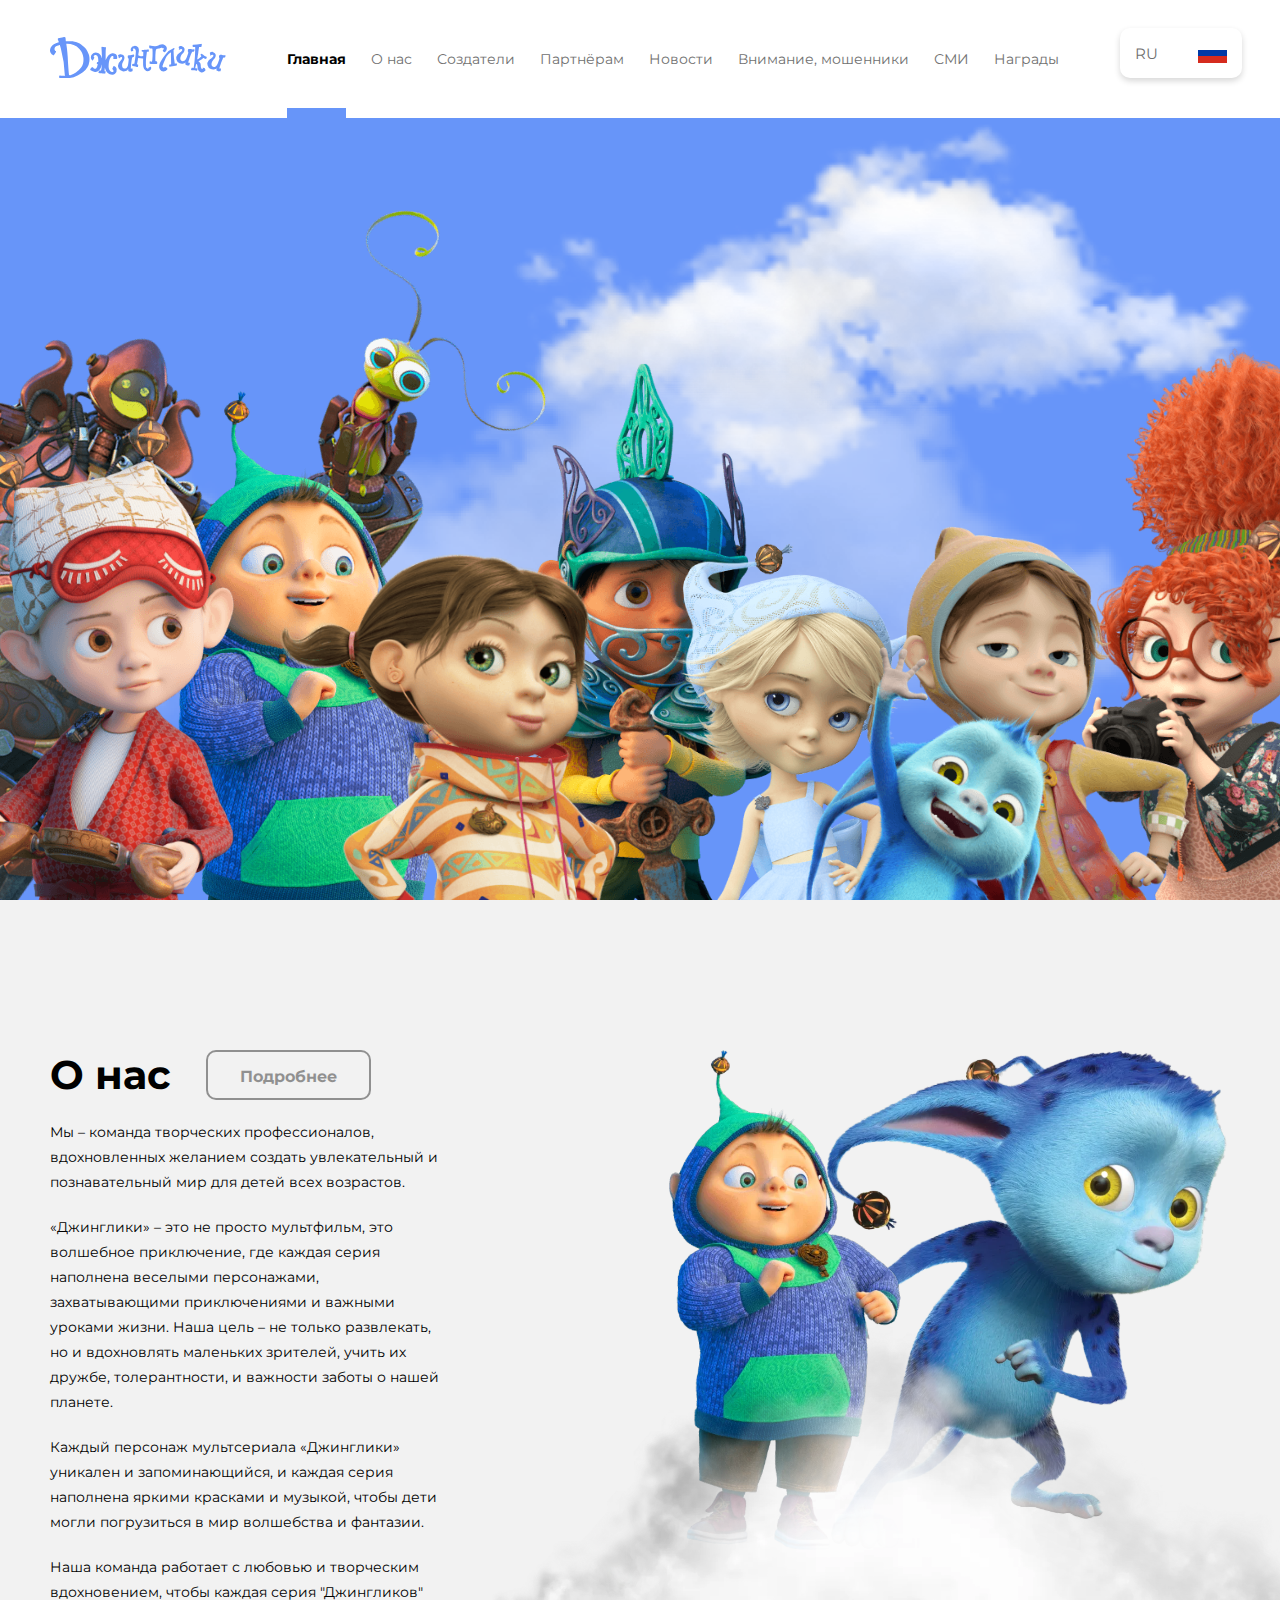
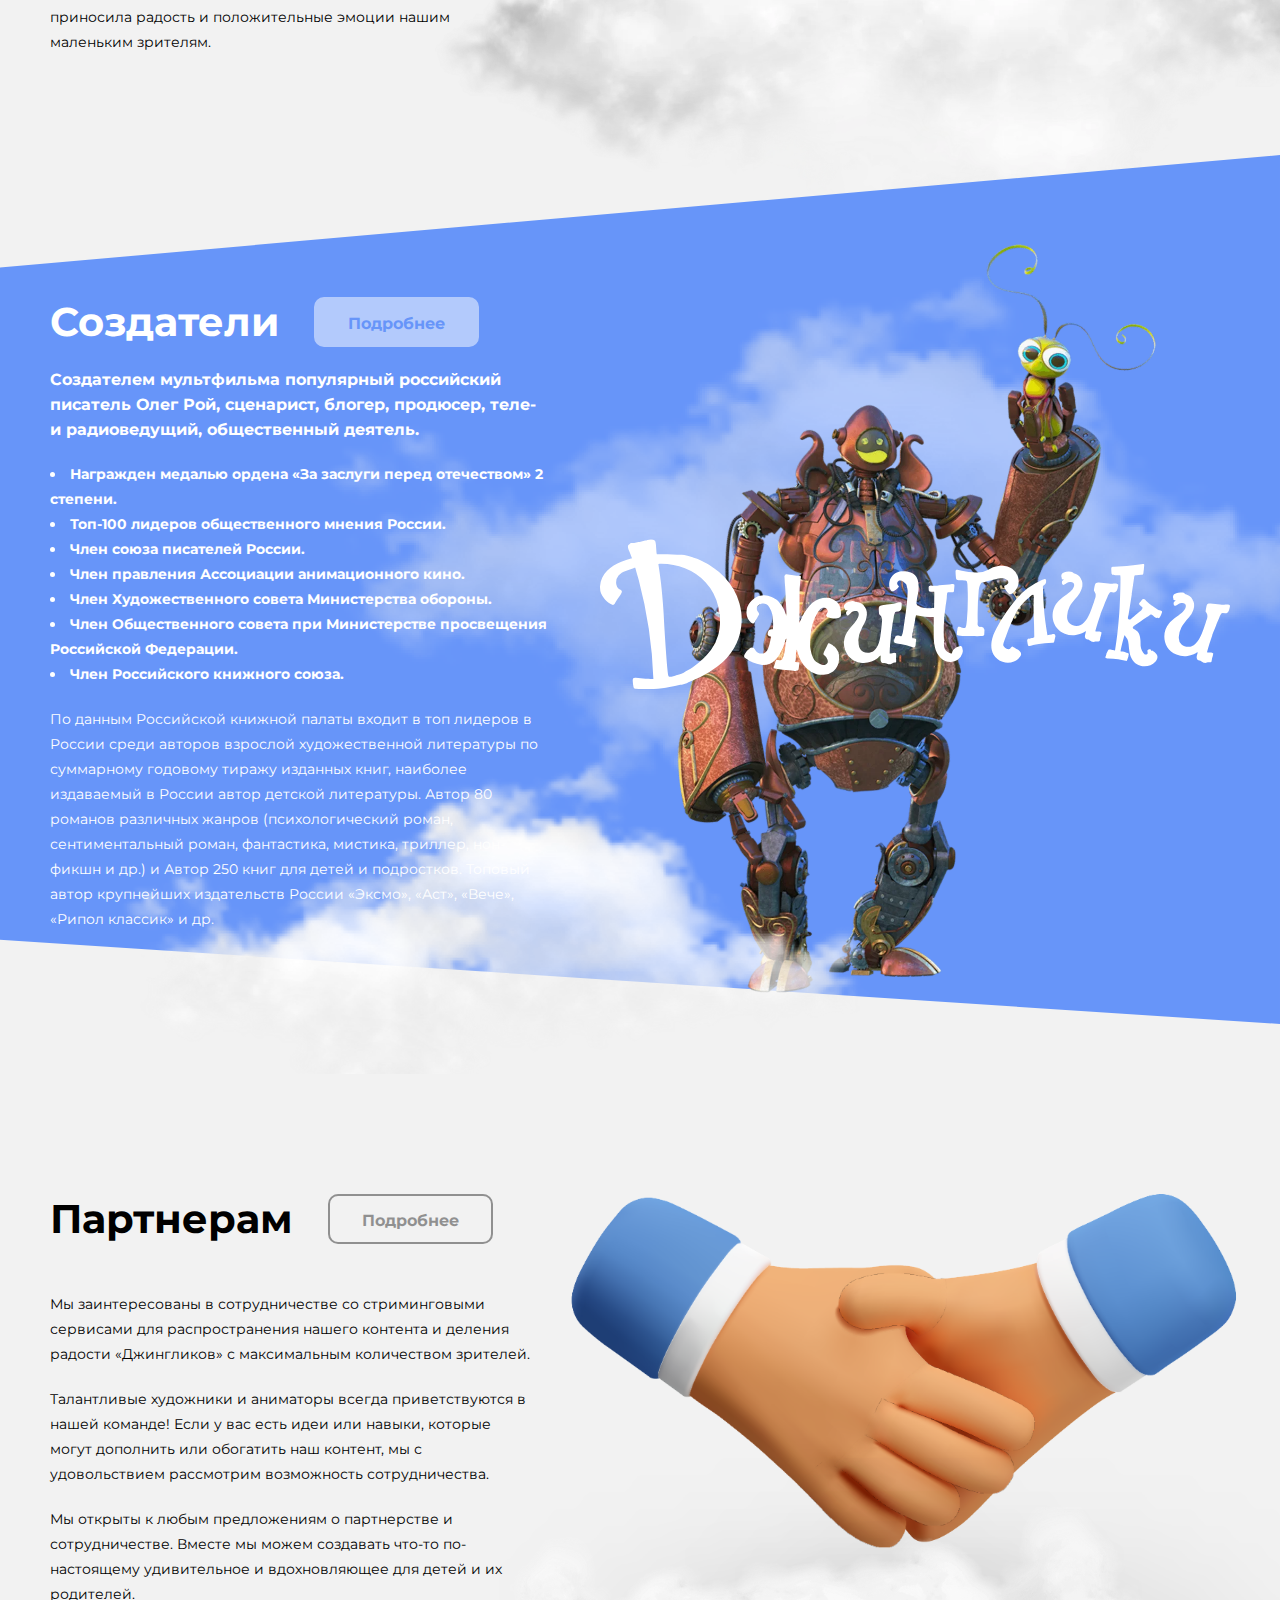
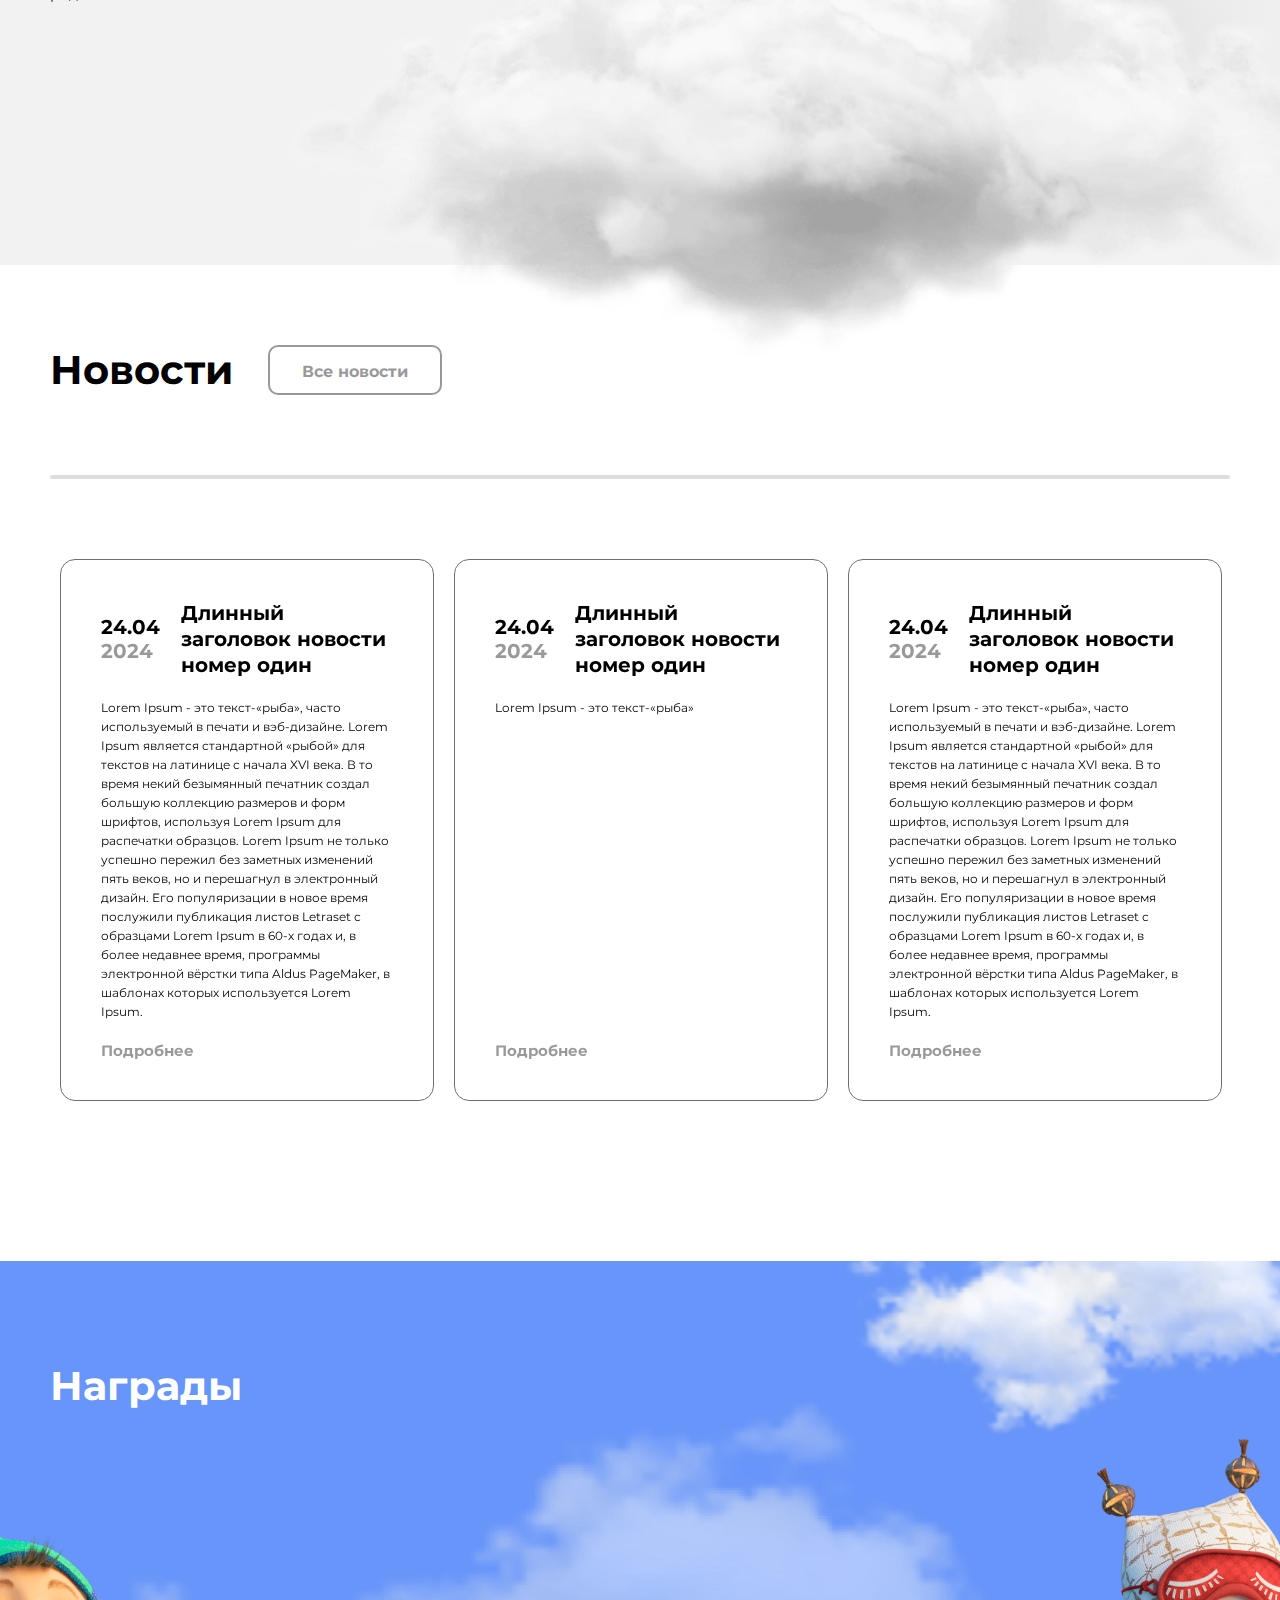
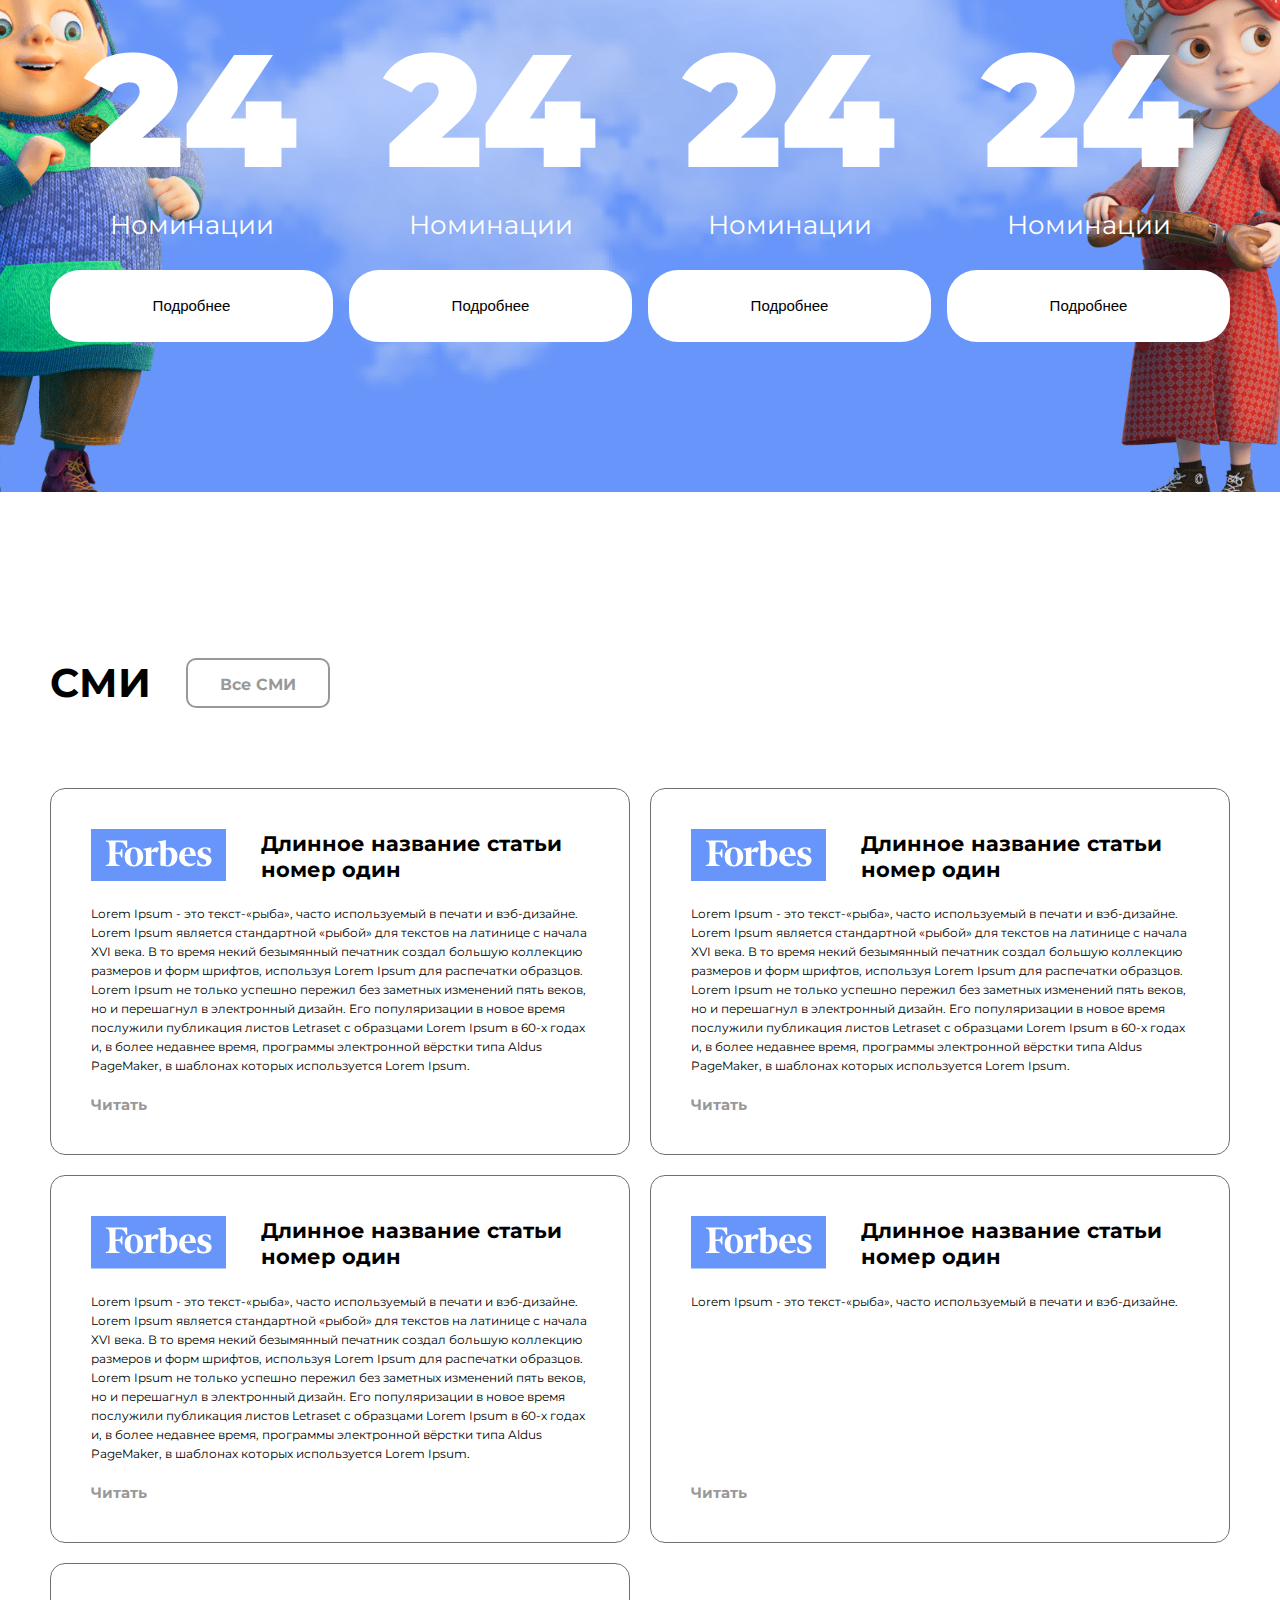
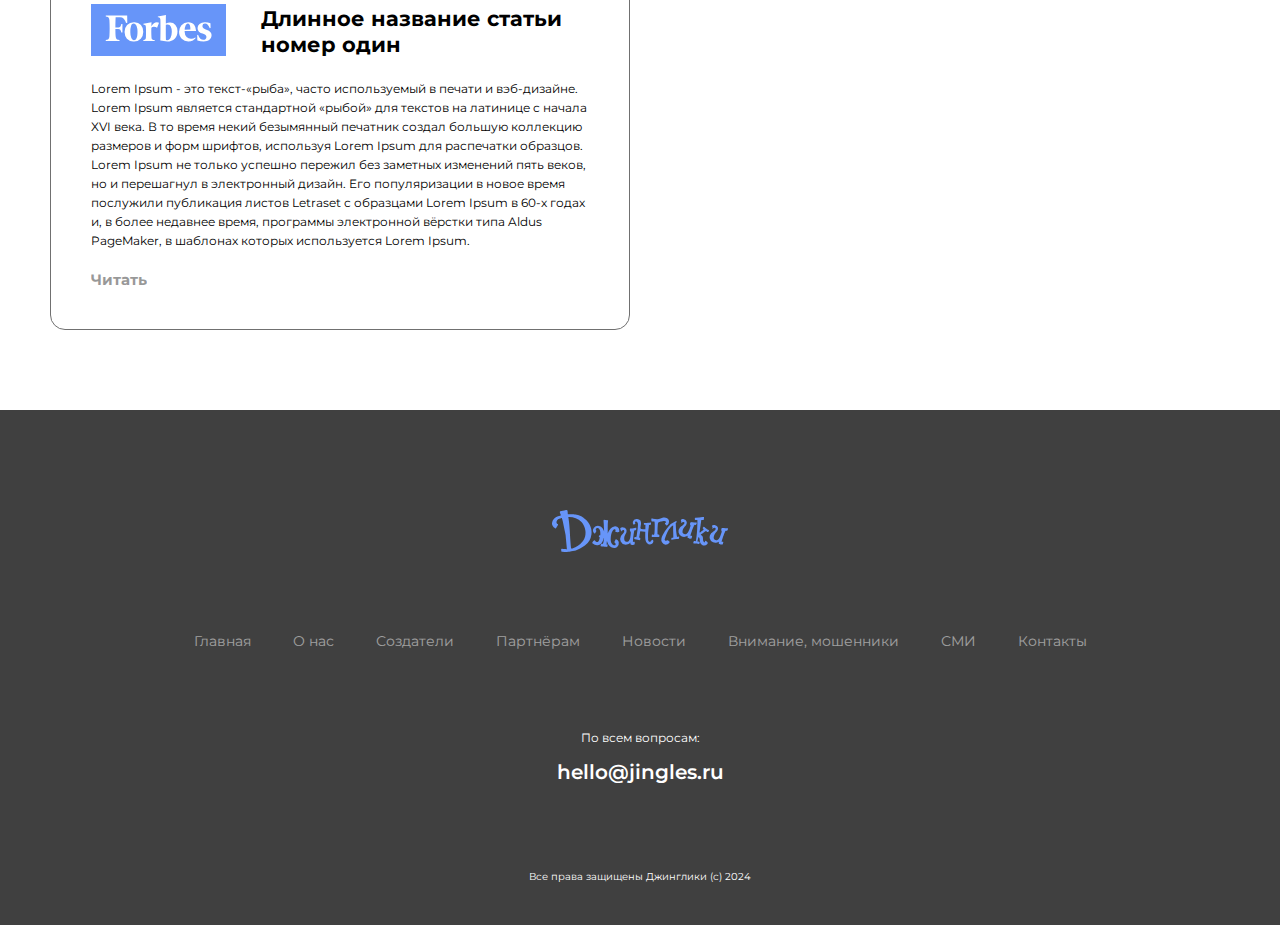
<file: index.html>
<!DOCTYPE html>
<html lang="en">
  <head>
    <meta charset="UTF-8" />
    <meta name="viewport" content="width=device-width, initial-scale=1.0" />
    <meta http-equiv="X-UA-Compatible" content="ie=edge" />
    <title>Document</title>
    <meta name="author" content="Yuriy Zudikhin https://t.me/Zudihin"/>
    <link rel="stylesheet" href="css/slick.css">
    <link rel="stylesheet" href="css/style.css" />    
  </head>

  <body>

    <header class="header">
      <div class="container">
        <div class="header_block">
          <a class="header_block_logo" href="#">
            <svg xmlns="http://www.w3.org/2000/svg" xmlns:xlink="http://www.w3.org/1999/xlink" width="175.748" height="41.719" viewBox="0 0 175.748 41.719">
              <defs>
                <clipPath id="clip-path">
                  <rect id="Прямоугольник_15" data-name="Прямоугольник 15" width="175.748" height="41.719" fill="#6795f9"/>
                </clipPath>
              </defs>
              <g id="Сгруппировать_13" data-name="Сгруппировать 13" clip-path="url(#clip-path)">
                <path id="Контур_158" data-name="Контур 158" d="M365,29.646a3.231,3.231,0,0,1,1.285.431c.6.448.638,1.112-.745,1.662-.313.125.922,2.239,1.445,2.327.913.154,1.957-1.3,2.236-1.989a4.233,4.233,0,0,0-1.5-5.072,5.1,5.1,0,0,0-3.908-.791,7.876,7.876,0,0,0-2.766,1.013,6.338,6.338,0,0,1-3.473.8,19.1,19.1,0,0,1-3.923-.507c-.394-.1-.793-.178-1.194-.242s-.544.066-.538.47c.007.464.032.929.076,1.391.081.844.085.983,1.138,1.043.435.025.872.017,1.307.043.324.019.5.078.614.229a3.81,3.81,0,0,1,.175.851c.034.8.076,1.6.1,2.4a71.274,71.274,0,0,1-.249,7.664c-.019.158-.038.316-.058.474a3.386,3.386,0,0,1-.422,1.594c-.054,0-.106,0-.163,0a2.115,2.115,0,0,1-.657-.091,2.976,2.976,0,0,0-1.135-.244,1.323,1.323,0,0,0-.209.76q-.05.251-.086.5a1.1,1.1,0,0,0-.046.364c-.006.049-.013.1-.019.148-.048.417.05.566.454.649a5.7,5.7,0,0,0,1.076.148c1.115.01,2.23.01,3.345.008a14.022,14.022,0,0,0,1.644-.006c.263-.032.883-.063,1.054-.249a.4.4,0,0,0,.074-.256q.022-.436.044-.873a1.812,1.812,0,0,0-.017-.47.934.934,0,0,0-.9-.715,2.072,2.072,0,0,1-.517.017.658.658,0,0,1-.45-.568c-.05-.36.041-.748.02-1.117-.026-.45-.02-.9-.024-1.354a69.016,69.016,0,0,1,.294-6.9,4.263,4.263,0,0,1,.531-1.988,1.531,1.531,0,0,1,.361-.377,3.769,3.769,0,0,0,.714-.189,4.84,4.84,0,0,1,1.292-.354,10.455,10.455,0,0,0,1.457-.3c.847-.153.928-.5,2.265-.347" transform="translate(-252.739 -18.765)" fill="#6795f9" fill-rule="evenodd"/>
                <path id="Контур_159" data-name="Контур 159" d="M405.084,54.932a.371.371,0,0,0-.177-.284,2.389,2.389,0,0,0-.785.1c-.37.052-.745.14-1.12.224a.988.988,0,0,1-.083-.307c-.2-1.261-.415-2.521-.575-3.787-.163-1.3-.307-2.6-.389-3.9-.115-1.833-.162-3.67-.247-5.5a1.639,1.639,0,0,1,.029-.213c.194-.194.5-.265.653-.541a1,1,0,0,0,.189-.661,1.137,1.137,0,0,0,.027-.26.419.419,0,0,0-.58-.434,3.6,3.6,0,0,0-.448.166,19.588,19.588,0,0,0-7.34,5.387,44.711,44.711,0,0,0-5.512,8.13,11.266,11.266,0,0,0-1.33,3.664,5.487,5.487,0,0,0,.565,3.673,4.634,4.634,0,0,0,5.662,1.886,3.494,3.494,0,0,0,1.738-1.4c.013-.017.027-.032.039-.05a.388.388,0,0,0,.054-.114c.038-.07.076-.139.109-.214.392-.876-.977-1.6-1.561-1.935a4.818,4.818,0,0,0-.623-.342c-.332-.127-.224-.17-.505.075-.215.187-.23.391-.5.493a1.185,1.185,0,0,1-.8-.089,1.921,1.921,0,0,1-.791-.693.754.754,0,0,1-.112-.219.884.884,0,0,1,0-.368,7.074,7.074,0,0,1,.425-1.382c.7-1.907,1.413-3.806,2.269-5.649.33-.71.717-1.392,1.062-2.092a9.617,9.617,0,0,1,1.307-1.721,14.813,14.813,0,0,1,2.345-2.326c.189-.144.6-.546.864-.54.1,0,.178.064.214.223a2.615,2.615,0,0,1-.006.805.128.128,0,0,1-.029-.022c0,2.4-.04,4.909.109,7.27.02,1.105.048,2.21.063,3.316v.011c-.005.085-.011.161-.019.217-.388.235-.541.153-.918.275-.718.242-.961.04-.97.429-.08.069-.08.174-.05.39q.058.41.13.817c.089.5.3.623.8.457.234-.078.467-.161.7-.223a18.825,18.825,0,0,1,3.222-.492c.723-.059,1.448-.094,2.173-.14.343-.022.432-.083.515-.415.109-.437.209-.875.3-1.316.047-.237.037-.326-.1-.388" transform="translate(-278.151 -28.256)" fill="#6795f9" fill-rule="evenodd"/>
                <path id="Контур_160" data-name="Контур 160" d="M306.63,52.82a.645.645,0,0,0-.369-.51l-.005,0c-.2-.146-1.251.354-1.448.483a2.7,2.7,0,0,0-.645.585,1.242,1.242,0,0,0-.2.262c-.06.139-.1.286-.147.429-.03.093-.052.241-.135.3a.282.282,0,0,1-.116.045c-.764-.212-1.931-.843-2.024-2.017,0-.033,0-.067,0-.1s-.006-.09-.01-.136c0-.021,0-.041,0-.06a3.168,3.168,0,0,1,0-.557,7.208,7.208,0,0,0,0-1.122c-.033-.624-.066-1.248-.076-1.873-.021-1.329.048-2.659.16-3.982.082-.979.194-1.956.32-2.931a28.8,28.8,0,0,0,.393-3h0a4.759,4.759,0,0,1,.063-.777c.088-.421.122-.446.542-.472q.5-.031,1-.041a.337.337,0,0,0,.384-.326c.049-.491.1-.982.137-1.474a.565.565,0,0,0-.011-.137h0a.046.046,0,0,1,.005.019.155.155,0,0,0,0-.016l.009.007a.077.077,0,0,0-.013-.065.284.284,0,0,0-.159-.232.7.7,0,0,0-.367-.061c-.144.008-.284.043-.428.057l-.51.05-.885.087-.98.1-.793.078c-.106.01-.217.032-.324.032a6.433,6.433,0,0,0-.806.112,6.65,6.65,0,0,1-.956-.044,4.037,4.037,0,0,0-.4-.021,1.118,1.118,0,0,0-.382.09.2.2,0,0,0-.053.026.173.173,0,0,0-.034.037l0,0c-.079.053-.107.157-.106.335,0,.261.032.522.035.784a.385.385,0,0,0,.288.39,1.808,1.808,0,0,0,.468.07c.243.011.486,0,.773,0,.012.2.032.372.03.541-.017,1.133-.035,2.265-.06,3.4-.005.222,0,.383-.008.5a9.57,9.57,0,0,1-3.5-.125c-.134-.037-.268-.071-.4-.1-.2-.1-.385-.225-.571-.333a2.039,2.039,0,0,0-.193-.1,1.614,1.614,0,0,1-.262-.539c0-.021-.006-.041-.01-.062.036-.237.07-.475.091-.714.1-1.113.48-2.1.521-3.216a6.344,6.344,0,0,0-.6-3.393,4.4,4.4,0,0,0-4.075-1.617,3.735,3.735,0,0,0-3.436,2.8,3.484,3.484,0,0,0,.25,2.39c.311.511.589.517,1.086.238a3.087,3.087,0,0,0,1.246-1.1.229.229,0,0,0,.041-.144c-.39-.315-.694-.784-.35-1.249.622-.84,1.859.073,2.3.648a.84.84,0,0,1,.163.3,7.534,7.534,0,0,1,.312,1.568c0,.477-.017.954-.049,1.431s-.074.93-.117,1.393c-.1,1.113-.224,2.225-.377,3.332-.17,1.231-.352,2.46-.537,3.689a16.327,16.327,0,0,1-.274,1.738c-.062.235-.211.968-.44,1.043a.251.251,0,0,1-.127,0c-.239-.047-.464-.151-.7-.193a.726.726,0,0,0-.676.175.858.858,0,0,0-.112.177,2.648,2.648,0,0,0-.359,1.478c.093.329.481.318.775.369.884.155,1.771.3,2.642.517a11.855,11.855,0,0,1,1.36.414c.251.1.654.274.917.125.2-.112.271-.423.3-.7.034-.171.029-.389.048-.511a3.112,3.112,0,0,0,.071-1.041c-.029-.166-.714-.219-.851-.244l-.121-.023a2.368,2.368,0,0,1,.016-1.5,3.531,3.531,0,0,0,.15-.459,19.336,19.336,0,0,1,.428-2.377,15.461,15.461,0,0,1,.368-2.042,22.05,22.05,0,0,0,4.952.491c0,.217,0,.388,0,.559-.005,1.83-.041,3.66,0,5.489a12.464,12.464,0,0,0,.3,2.326,5.947,5.947,0,0,0,1.623,3.028,3.781,3.781,0,0,0,4.843.44,3.41,3.41,0,0,0,1.222-1.739,2.283,2.283,0,0,0-.027-1.485c0-.012,0-.024,0-.035" transform="translate(-205.561 -22.609)" fill="#6795f9" fill-rule="evenodd"/>
                <path id="Контур_161" data-name="Контур 161" d="M38.913,17.846a17.739,17.739,0,0,0-1.691-3.969,16.956,16.956,0,0,0-2.543-3.4,18.334,18.334,0,0,0-3.056-2.541,1.455,1.455,0,0,1,.165.106A20.47,20.47,0,0,0,27.4,5.57c-.3-.129-1.269-.481-1.579-.576a20.788,20.788,0,0,0-2.3-.593,4.592,4.592,0,0,0-.86-.052c-1.678-.129-4.586-.247-6.786-.175a.586.586,0,0,1-.063-.2,3.032,3.032,0,0,1-.058-.361c-.052-.685-.094-1.371-.154-2.056a4.656,4.656,0,0,0-.139-.848A.73.73,0,0,0,15.24.353a.064.064,0,0,0-.019-.025h-.005A.733.733,0,0,0,15.028.22,1.394,1.394,0,0,0,13.768.08h0c-.106.026-.208.056-.306.088l-.23.062a1.561,1.561,0,0,0-.155.057.724.724,0,0,1-.3.081,1.734,1.734,0,0,0-.232.006l.014,0c-.037,0-.092.009-.155.018h0a2.41,2.41,0,0,0-.57.15c-.166.031-.331.11-.486.151-.194.052-.4.074-.6.11q-.6.112-1.206.237a4.321,4.321,0,0,1-.714.033c-.063.02-.335.082-.4.1-.1.088-.2.181-.3.262a.955.955,0,0,0-.134.127.653.653,0,0,0-.191.359c0,.02,0,.041,0,.062a.877.877,0,0,0-.006.109c0,.044,0,.088.008.132,0,.012,0,.023,0,.034a2.725,2.725,0,0,0,.125.5c.049.149.108.294.171.438.014.033.024.068.038.1.121.276.23.538.334.8.1.281.2.566.32.838.022.061.044.12.066.182a.5.5,0,0,1,.064.153c-.125.039-.154.056-.276.094-.9.284-1.812.531-2.694.862A10.247,10.247,0,0,0,1.975,8.77,6.676,6.676,0,0,0,.011,12.994a5,5,0,0,0,.267,2.028A5.91,5.91,0,0,0,1.329,16.7a4.65,4.65,0,0,0,.4.437c.1.09.2.173.3.254a7.862,7.862,0,0,0,.954.628c.28.156.585.4.9.168a3.594,3.594,0,0,0,.567-.883c.146-.225.306-.442.444-.672a10.173,10.173,0,0,0,1.179-1.914c.2-.656-.607-.705-.948-1.044a2.142,2.142,0,0,1-.57-1.107,3.038,3.038,0,0,1,.611-2.445C6.2,8.834,8.033,8.575,9.5,7.973c.043-.017.088-.032.135-.046l.191.04a10.192,10.192,0,0,1,.306,1.071l.669,2.3a123.847,123.847,0,0,1,4.086,27.556q-.4-.006-.8-.023c-.47-.02-.952-.079-1.424-.058-.886-.093-1.772-.191-2.658-.289-.644-.072-.909.122-.888.768A11.553,11.553,0,0,0,9.332,41c.077.418.265.554.691.592a30.033,30.033,0,0,0,4.949.039c.785-.059,1.571-.116,2.353-.21.693-.083,1.384-.2,2.069-.329,1-.194,2-.42,3-.625a2.736,2.736,0,0,1,.428-.021l1.59-.495c.092-.181.282-.2.444-.267,1.077-.413,2.138-.864,3.176-1.369a27.261,27.261,0,0,0,4.8-2.966,17.738,17.738,0,0,0,4.58-5.128A15.487,15.487,0,0,0,39.377,24.4a15.948,15.948,0,0,0,.047-3.913,16.835,16.835,0,0,0-.511-2.642m-7.3-2.8a15.255,15.255,0,0,1,1.345,3.575,16.2,16.2,0,0,1,.028,8.033,11.94,11.94,0,0,1-2.05,4.154,22.078,22.078,0,0,1-5.051,4.781c-.814.567-1.739.968-2.548,1.532-.4.177-.82.346-1.264.5q-.259.088-.521.169-.3.095-.606.182c-.335.1-.667.194-1,.282-.41.038-.729.015-.808-.127-.39-.7-1.23-14.3-1.3-15.953-.039-.886-.088-1.771-.154-2.654q-.147-1.991-.323-3.98c-.1-1.093-.2-2.185-.329-3.275-.137-1.168-.3-2.333-.461-3.5-.077-.561-.172-1.119-.258-1.678-.008-.053-.006-.108-.012-.226.316-.005.6-.017.885-.013a18.945,18.945,0,0,1,6.5,1.233,15.458,15.458,0,0,1,5.748,3.873,13.654,13.654,0,0,1,2.182,3.085M9.664,7.919l-.014,0,.014,0m.053.008a.059.059,0,0,0-.024-.017L9.74,7.9a.062.062,0,0,0-.023.03m.067-.043.061-.018,0,.012Z" transform="translate(0 0)" fill="#6795f9" fill-rule="evenodd"/>
                <path id="Контур_162" data-name="Контур 162" d="M514.8,37.113c-.194-.112-.225-.194-.418-.265l-1.306-.888c-.112-.112-.653-.541-.765-.612a7.581,7.581,0,0,0-.775-.694c-.265-.224-.418-.53-.837-.5-.306.041-.541.469-.694.694-.183.183-.7.6-.408.777h0c.019.11.636.587.7.643.329.291.21.389.031.742a2.726,2.726,0,0,1-.868.826q-.507.407-1,.828-.371.315-.735.637c-.185.164-.4.453-.641.514a.684.684,0,0,1-.4-.015.483.483,0,0,1-.148-.087.444.444,0,0,1-.134-.242c.034-.38.177-.831.213-1.072.088-.6.167-1.194.28-1.786l.459-2.877c0-.306.123-.612.153-.959a.268.268,0,0,1-.049.012q.165-1.1.329-2.2c.127-.847.24-1.7.366-2.543.075-.5.1-.523.593-.55.45-.025.9-.046,1.348-.082.357-.029.513-.1.592-.338a.723.723,0,0,0,.061-.318c.026-.188.047-.377.068-.566a2.192,2.192,0,0,0,.061-.538q.046-.46.085-.919c.026-.32-.064-.394-.382-.352s-.657.118-.987.172a55.744,55.744,0,0,1-6.985.593,2.112,2.112,0,0,0-.431.043.481.481,0,0,0-.416.531c.008.421.047.841.07,1.261a.306.306,0,0,0,.147.264c0,.027.006.054.01.081.151.261,1.669.157,2.273.222a.886.886,0,0,1,.047.226,6.717,6.717,0,0,1,.039.783c-.009.9-.016,1.8-.045,2.7-.054,1.683-.107,3.367-.191,5.05-.059,1.173-.156,2.345-.258,3.515-.117,1.345-.233,2.69-.4,4.03-.185,1.519-.419,3.031-.634,4.546a.672.672,0,0,1-.035.066s-.007.006-.009.01l.015-.041a4.48,4.48,0,0,1-.959-.163c-.222-.044-.634-.163-.832-.024a.484.484,0,0,0-.108.107,1.239,1.239,0,0,0-.13.239c-.032.073-.062.147-.094.22a2.754,2.754,0,0,0-.413,1.141l-.175.342a.942.942,0,0,0,.8.364c.941.057,1.887.089,2.82.21.687.089,1.358.3,2.037.461.3.069.367.048.473-.219a10.359,10.359,0,0,0,.349-1.029.246.246,0,0,0-.01-.126,2.005,2.005,0,0,0,.1-.448c.018-.243-.1-.305-.332-.385a.54.54,0,0,0-.359-.032,1.475,1.475,0,0,0-.473-.214c-.089-.023-.178-.045-.269-.061a.813.813,0,0,0-.115-.063,1.175,1.175,0,0,0-.6-.033.285.285,0,0,1-.152-.038h0a44.568,44.568,0,0,1,1.114-4.443c.04-.064.273.3.279.307a2.919,2.919,0,0,1,.723,1.332,14.149,14.149,0,0,1,.224,1.719,12.323,12.323,0,0,0,.3,1.933,4.284,4.284,0,0,0,2.9,3.151,4.075,4.075,0,0,0,4.162-1.123,1.593,1.593,0,0,0,.283-2.164,4.318,4.318,0,0,0-.946-.813c-.075-.052-.131-.116-.221-.118s-.16.135-.247.07a.142.142,0,0,1-.043-.073c-.135-.393-.357-.351-.7-.272a.441.441,0,0,0-.3.158.355.355,0,0,0-.038.208c.01.169.066.333.076.5a.476.476,0,0,1-.186.445.532.532,0,0,1-.3.053c-.106-.005-.212,0-.317,0a2.264,2.264,0,0,1-.5-.517,4.045,4.045,0,0,1-.689-2.572,6.336,6.336,0,0,0-.072-1.249,4.561,4.561,0,0,0-.143-.818,2.522,2.522,0,0,0-.558-1.141,3.118,3.118,0,0,0-.935-.722c-.534-.264-.65-.525-.177-.933a16.513,16.513,0,0,1,1.659-1.107c.634-.426,1.271-.845,1.907-1.268.315-.21.651-.406.948-.639.458-.358.765.089,1.1.395a2,2,0,0,0,.392.306.674.674,0,0,0,.481.079.4.4,0,0,1,.127-.025c.282.02.4.26.594-.047a1.56,1.56,0,0,0,.083-.154.049.049,0,0,0,.019,0,5.123,5.123,0,0,0,.544-1.24.727.727,0,0,0,.037-.213c-.009-.458-.837-.36-1.139-.581m-12.784-9.781v.009a.091.091,0,0,1,0-.009m.012.039h0a1.489,1.489,0,0,0,.509.081,1.489,1.489,0,0,1-.509-.081m-1.653,22.29.041-.1c.035-.044.072-.086.108-.129l-.151.3a.379.379,0,0,1,0-.07" transform="translate(-359.141 -17.504)" fill="#6795f9" fill-rule="evenodd"/>
                <path id="Контур_163" data-name="Контур 163" d="M168.288,42.151a3.232,3.232,0,0,0-.982-.605,4.253,4.253,0,0,0-2.732-.311,6.362,6.362,0,0,0-3.592,2A14.555,14.555,0,0,0,158.24,47.7c-.073.177-.141.355-.21.534.006-.1.019-.2.018-.259-.005-.3,0-.609,0-.914.008-.589.028-1.178.028-1.767,0-2.305-.031-4.489.041-6.794.032-.7.231-1.812.236-2.645a1.73,1.73,0,0,0,.1-.424c.012-.119-.01-.265-.12-.313a2.464,2.464,0,0,0-.6-.048c-.163-.017-.325-.039-.488-.054a9.034,9.034,0,0,1-.9-.149c-.335-.065-.69-.039-1.029-.1a3.368,3.368,0,0,0-.925-.115.642.642,0,0,0-.527.5,1.479,1.479,0,0,0,.028.455c.021.809.085,1.614.157,2.418q.055.894.107,1.789c.008.568,0,1.137.03,1.7.06,1.332.236,2.657.221,3.989,0,.244,0,.489,0,.735l-.035-.087a5.177,5.177,0,0,0-.287-.814,5.308,5.308,0,0,0-.459-1.112,6.451,6.451,0,0,0-1.265-1.806c-.07,0-.128,0-.184,0,.023-.025-.017,0,.185,0a4.924,4.924,0,0,0-2.089-1.453,4.678,4.678,0,0,0-2.019-.53,4.9,4.9,0,0,0-3.958,1.956,4.277,4.277,0,0,0-1.031,2.935,3.719,3.719,0,0,0,1.266,2.73c.623.5.759.307,1.143-.311.309-.5,1.133-1.97,1.128-2-.033-.087-.046-.268-.08-.355-1.915-1.968,1.551-3.768,2.874-1.683a6.281,6.281,0,0,1,.892,2.2,14.683,14.683,0,0,1,.183,3.6c-.007.123-.034.245-.054.386-.146,0-.247,0-.347,0a.884.884,0,0,0-.994.779,3.239,3.239,0,0,0-.087.382c-.07.456.045.643.482.783.108.035.294.045.38.123.186.168.017.428-.029.618-.037.149-.069.3-.1.45-.08.369-.159.737-.256,1.1a4.583,4.583,0,0,1-1.007,2.1,1.842,1.842,0,0,1-2.2.205c-.059-.028-.116-.058-.174-.089q-.2-.183-.379-.383c-.212-.234-.342-.544-.53-.769a.452.452,0,0,0-.548-.134.532.532,0,0,0-.525.082,5.2,5.2,0,0,0-1.491,1.683c-.343.61-.283.846.285,1.246a9.434,9.434,0,0,0,4.192,1.718,4.483,4.483,0,0,0,4.023-1.32,10.069,10.069,0,0,0,1.183-1.5,12.33,12.33,0,0,0,1.694-4.172c.014-.064.011-.126.063-.172a.145.145,0,0,1,.152-.03.082.082,0,0,1,.037.056.3.3,0,0,0-.031.06,1.729,1.729,0,0,0-.063.437c-.01.149-.025.3-.036.448q-.075.495-.15.989c-.112.731-.229,1.461-.363,2.188a5.308,5.308,0,0,1-.481,1.345.7.7,0,0,1-.661.46c-.083-.017-.167-.038-.255-.06a.994.994,0,0,0-.3-.032l-.183-.035a.356.356,0,0,0-.448.249c-.144.413-.284.829-.423,1.244-.109.326-.453.847.069.928l1.273.2c.3.047.6.093.907.125.6.063,1.2.054,1.795.117q.645.069,1.292.124c.254.022.74.162.964-.019.453.052.467-.092.613-1.534,0-.265.153-.5.081-.683a.808.808,0,0,0-.358-.07l0-.011-.464-.033-.064-.12a.671.671,0,0,1-.082.1.262.262,0,0,1-.241-.194.536.536,0,0,1,.016-.1c.112-.347.153.194.194-.806a7.448,7.448,0,0,1,.153-1.836,3.048,3.048,0,0,0,.039-.457.393.393,0,0,0,.038-.027c.03.038.056.058.063.083.037.125.07.252.1.379a9.442,9.442,0,0,0,2.656,4.714,6.453,6.453,0,0,0,4.775,1.786,4.736,4.736,0,0,0,2.571-.918,4.9,4.9,0,0,0,1.653-4.448c-.041-.694-.112-.428-.112-.734a.26.26,0,0,0-.049-.149,4.176,4.176,0,0,0-.532-.963c-.153-.194-.571-.765-.765-.765l-.012,0a2.472,2.472,0,0,0-.774-.539c-.29-.2-.56-.326-.7-.24a.665.665,0,0,0-.227.3c-.2.393-.382.792-.572,1.187l-.289.6a4.242,4.242,0,0,0-.257.577q-.022.074-.04.149a.418.418,0,0,0,.109.432c.117.1.255.184.37.293a2.391,2.391,0,0,1,.584.864,2.272,2.272,0,0,1,.091.291,1.161,1.161,0,0,1-.026.737,1.237,1.237,0,0,1-1.313.616,2.523,2.523,0,0,1-.909-.342c-.274-.173-.544-.353-.828-.507l-.051-.029a2.274,2.274,0,0,1-.225-.214,2.744,2.744,0,0,1-.8-1.124,8.209,8.209,0,0,1-.567-1.877,10.905,10.905,0,0,1-.164-1.166c.007-.628.037-1.257.044-1.885a16.592,16.592,0,0,1,.516-3.833,11.343,11.343,0,0,1,1.6-3.74c.532-.774,1.417-1.846,2.35-.989a1.358,1.358,0,0,1,.407.582c.179.588-1.024,1.3-.151,1.734l.023.01a.625.625,0,0,0,.093.071.127.127,0,0,1-.044-.05,4.305,4.305,0,0,0,1.585.408,4.375,4.375,0,0,0,.867-.034,5.006,5.006,0,0,0,.541-.087,1.419,1.419,0,0,0,.433-.208.429.429,0,0,0,.238-.2.544.544,0,0,0,.019-.055c0,.018,0,.037,0,.055l.081-.347c.031-1.612-.122-2.8-1.346-3.907m.439,14.042c0-.006,0-.011,0-.017l.022.027-.024-.01m-.635-1.05-.046-.054-.067-.08a.732.732,0,0,1,.113.134M169.517,44.9l.007.021c0,.087,0,.159.005.195,0,.009,0,.018,0,.027,0-.081-.009-.162-.013-.243" transform="translate(-102.412 -24.878)" fill="#6795f9" fill-rule="evenodd"/>
                <path id="Контур_164" data-name="Контур 164" d="M256,75.428c-.634-.422-1.022.066-1.785.064.008-.841.054-1.712.13-2.555l.24-2.473a.5.5,0,0,0-.043.06l.006-.055c.109-.552.16-1.127.266-1.685.057-.553.18-1.176.228-1.718l.308-1.654c.012-.194.046-.39.076-.585.047-.138.095-.276.147-.411a3.682,3.682,0,0,1,.17-.4.329.329,0,0,1,.242-.165,3,3,0,0,1,.709-.063.881.881,0,0,0,.547-.329,1.3,1.3,0,0,0,.289-.648,3.85,3.85,0,0,0,.036-.717c0-.2.044-.542-.078-.712a.405.405,0,0,0-.295-.136,3.732,3.732,0,0,0-1.336.278,6.538,6.538,0,0,1-1.074.191c-.9.09-1.8.158-2.684.333a1.934,1.934,0,0,0-.5.152.711.711,0,0,0-.421.589c-.014.224-.008.449,0,.673.008.242.022.483.047.724a.974.974,0,0,0,.076.4,1.02,1.02,0,0,0,.216.2,1.679,1.679,0,0,1,.561,1.092,2.909,2.909,0,0,1,.006.642,3.653,3.653,0,0,0-.065.572,6.363,6.363,0,0,1-.1,1.12c-.1.856-.175,1.715-.316,2.565-.061.365-.133.728-.222,1.087a5.852,5.852,0,0,1-1.219,2.54,1.547,1.547,0,0,0-.272.236l-.054.063a2.948,2.948,0,0,1-3.032.286,2.688,2.688,0,0,1-1.225-1.963,6.74,6.74,0,0,1,.112-2.72,9.1,9.1,0,0,1,.446-1.155,13.619,13.619,0,0,1,.994-1.994,4.773,4.773,0,0,0,.643-1.964,3.355,3.355,0,0,0-.021-.97l0,0c.028.008.038.041.042.069.017.1.04.654.07.824a3.507,3.507,0,0,0-.083-1.342,3.67,3.67,0,0,0-.179-.676,2.306,2.306,0,0,0-.547-.828,2.159,2.159,0,0,0-.176-.247,2.831,2.831,0,0,0-1.942-.871c-.044-.007-.087-.016-.131-.021s-.093-.008-.14-.012c-.053-.03-.106-.06-.159-.092a1.06,1.06,0,0,0-.738-.145,4.405,4.405,0,0,0-1.171.3,3.477,3.477,0,0,0-.893.557,1,1,0,0,0-.118,1.186,1.11,1.11,0,0,1,.178.354c.01.058.011.13.063.158a.154.154,0,0,0,.072.013l.551.009c-.034.147-.2.218-.3.329a.611.611,0,0,0-.107.552c.046.186.192.586.417.611a.4.4,0,0,0,.258-.088c.62-.418.9-1.141,1.731-1.174.474-.019.93.016,1.078.539a2.026,2.026,0,0,1-.193,1.346c-.059.1-.118.191-.167.291a1.393,1.393,0,0,0-.077.182c-.032.054-.063.108-.1.161-.228.253-.582.818-.8,1.045a14.015,14.015,0,0,0-.968,1.09c-.29.386-.606.77-.861,1.185-.1.151-.191.3-.277.464a5.537,5.537,0,0,0,3.968,8.062,6.07,6.07,0,0,0,3.082-.325,11.886,11.886,0,0,0,1.581-.848c.341-.195.623-.727.96-.821.068.633-.216,1.485.342,1.975.261.229.5.082.794.124.327.047.651.242,1,.31a1.84,1.84,0,0,0,.28.04,1.341,1.341,0,0,0,.76-.24,2.824,2.824,0,0,1,.823-.247c.321-.083.35-.126.339-.45a6.834,6.834,0,0,0-.045-.765A6.328,6.328,0,0,0,256,75.428m-1.891.653c-.006,0-.012,0-.018,0s.012,0,.018,0m-.04-.121h0c.009-.011.034,0,.055-.077-.021.074-.046.066-.055.077m1.079-.475a2.483,2.483,0,0,0-1,.154,1.442,1.442,0,0,1-.02.2,1.41,1.41,0,0,0,.02-.2,2.485,2.485,0,0,1,1-.154" transform="translate(-173.401 -43.711)" fill="#6795f9" fill-rule="evenodd"/>
                <path id="Контур_165" data-name="Контур 165" d="M463.5,38.435c.077-.124.155-.248.237-.367a3.7,3.7,0,0,1,.257-.353.328.328,0,0,1,.273-.106,3.025,3.025,0,0,1,.705.1.88.88,0,0,0,.607-.2,1.3,1.3,0,0,0,.429-.565,3.869,3.869,0,0,0,.2-.69c.042-.192.166-.517.086-.711a.4.4,0,0,0-.256-.2,3.726,3.726,0,0,0-1.364-.033,6.522,6.522,0,0,1-1.089-.058c-.895-.116-1.788-.255-2.69-.285a1.933,1.933,0,0,0-.521.034.711.711,0,0,0-.544.479c-.065.214-.11.435-.153.655-.046.237-.088.476-.118.716a.977.977,0,0,0-.018.411,1.02,1.02,0,0,0,.166.242,1.678,1.678,0,0,1,.3,1.191,2.877,2.877,0,0,1-.139.626,3.718,3.718,0,0,0-.193.543,6.332,6.332,0,0,1-.349,1.069c-.288.812-.559,1.631-.89,2.427-.142.342-.294.679-.463,1.008a5.852,5.852,0,0,1-1.763,2.2,1.535,1.535,0,0,0-.318.168l-.051.037a2.942,2.942,0,0,1-3.034-.4,2.688,2.688,0,0,1-.748-2.19,6.74,6.74,0,0,1,.727-2.624,9.118,9.118,0,0,1,.7-1.023,13.644,13.644,0,0,1,1.421-1.717,4.776,4.776,0,0,0,1.073-1.767,3.354,3.354,0,0,0,.2-.949l0,0c.025.014.027.048.026.076-.006.1-.109.646-.119.818a3.5,3.5,0,0,0,.224-1.325,3.683,3.683,0,0,0-.021-.7,2.309,2.309,0,0,0-.344-.931,2.186,2.186,0,0,0-.115-.28,2.829,2.829,0,0,0-1.694-1.289c-.041-.017-.081-.035-.123-.051s-.089-.029-.134-.044q-.068-.061-.134-.126a1.059,1.059,0,0,0-.687-.309,4.4,4.4,0,0,0-1.208.024,3.469,3.469,0,0,0-1,.34,1,1,0,0,0-.384,1.128,1.109,1.109,0,0,1,.093.385c0,.059-.018.129.026.168a.153.153,0,0,0,.067.029l.534.134c-.066.135-.241.167-.365.253a.61.61,0,0,0-.23.514c0,.192.054.615.268.69a.4.4,0,0,0,.271-.027c.7-.266,1.137-.907,1.952-.751.466.089.9.227.928.77a2.027,2.027,0,0,1-.494,1.267c-.079.079-.158.159-.229.245a1.383,1.383,0,0,0-.116.16c-.043.046-.086.091-.13.136-.279.194-.752.664-1.017.836a14.015,14.015,0,0,0-1.19.842c-.37.31-.765.612-1.107.959-.129.125-.255.253-.375.389a5.537,5.537,0,0,0,2.035,8.752,6.067,6.067,0,0,0,3.076.383A11.852,11.852,0,0,0,456.2,49.1c.376-.112.771-.566,1.121-.582-.078.632-.547,1.4-.115,2,.2.282.466.192.745.3.307.119.579.384.9.529a1.821,1.821,0,0,0,.263.1,1.34,1.34,0,0,0,.794-.062,2.839,2.839,0,0,1,.858-.054c.332-.008.37-.043.433-.362a6.8,6.8,0,0,0,.129-.755,6.316,6.316,0,0,0,.332-1.334c-.521-.554-1.01-.168-1.753-.342.2-.817.441-1.655.707-2.459l.795-2.354a.485.485,0,0,0-.056.049l.018-.052c.232-.512.411-1.062.642-1.581.181-.525.442-1.1.612-1.622l.675-1.541c.056-.187.133-.369.206-.552M460.8,48.8a.815.815,0,0,1-.4.3.815.815,0,0,0,.4-.3m-1.134.3s-.012,0-.016-.008c0-.028,0-.049,0-.065,0,.016,0,.037,0,.065C459.657,49.092,459.664,49.093,459.668,49.1Zm0-.131a.058.058,0,0,0,.031-.017.058.058,0,0,1-.031.017m.391-.3c.088,0,.181,0,.272,0-.091,0-.184,0-.272,0s-.172.008-.247.013a.856.856,0,0,1-.1.256.856.856,0,0,0,.1-.256c.075-.005.159-.01.247-.013" transform="translate(-321.737 -22.921)" fill="#6795f9" fill-rule="evenodd"/>
                <path id="Контур_166" data-name="Контур 166" d="M576.864,56.207a.407.407,0,0,0-.256-.2,3.732,3.732,0,0,0-1.364-.032,6.552,6.552,0,0,1-1.089-.058c-.895-.116-1.788-.255-2.69-.285a1.944,1.944,0,0,0-.521.034.712.712,0,0,0-.545.479c-.064.214-.11.435-.153.655-.047.237-.088.476-.118.716a.976.976,0,0,0-.018.411,1.02,1.02,0,0,0,.166.242,1.679,1.679,0,0,1,.3,1.19,2.9,2.9,0,0,1-.139.627,3.683,3.683,0,0,0-.193.543,6.344,6.344,0,0,1-.349,1.069c-.288.812-.559,1.63-.889,2.426-.142.342-.294.68-.463,1.009a5.847,5.847,0,0,1-1.763,2.2,1.561,1.561,0,0,0-.318.168l-.051.037a2.943,2.943,0,0,1-3.034-.4,2.687,2.687,0,0,1-.747-2.19,6.731,6.731,0,0,1,.727-2.623,9.06,9.06,0,0,1,.7-1.023,13.624,13.624,0,0,1,1.421-1.717,4.771,4.771,0,0,0,1.072-1.767,3.36,3.36,0,0,0,.2-.949l0,0c.025.013.027.048.026.076-.006.1-.11.646-.119.819a3.5,3.5,0,0,0,.224-1.326,3.671,3.671,0,0,0-.021-.7,2.3,2.3,0,0,0-.344-.93,2.155,2.155,0,0,0-.115-.28,2.83,2.83,0,0,0-1.694-1.289c-.041-.017-.081-.035-.123-.051s-.089-.029-.134-.044q-.067-.061-.134-.126a1.059,1.059,0,0,0-.686-.309,4.41,4.41,0,0,0-1.208.025,3.462,3.462,0,0,0-1,.34,1,1,0,0,0-.384,1.128,1.109,1.109,0,0,1,.093.385c0,.059-.018.129.026.169a.155.155,0,0,0,.067.028l.534.134c-.066.135-.241.167-.365.253a.61.61,0,0,0-.23.514c0,.192.054.615.268.69a.4.4,0,0,0,.271-.027c.7-.266,1.137-.907,1.952-.751.466.089.9.227.928.77a2.028,2.028,0,0,1-.494,1.267c-.079.08-.158.159-.229.245a1.389,1.389,0,0,0-.116.16c-.043.046-.086.092-.13.136-.279.194-.753.664-1.017.836a14.086,14.086,0,0,0-1.191.843c-.37.311-.765.613-1.107.959-.129.125-.255.253-.376.389a5.538,5.538,0,0,0,2.035,8.752,6.069,6.069,0,0,0,3.075.382,11.808,11.808,0,0,0,1.732-.467c.376-.112.772-.566,1.121-.581-.078.632-.547,1.4-.115,2,.2.283.466.193.745.3.308.119.579.383.9.529a1.844,1.844,0,0,0,.263.1,1.344,1.344,0,0,0,.794-.062,2.829,2.829,0,0,1,.858-.054c.332-.007.369-.043.433-.362a6.871,6.871,0,0,0,.129-.755,6.343,6.343,0,0,0,.332-1.334c-.521-.555-1.01-.168-1.753-.342.2-.817.442-1.655.707-2.46l.795-2.354a.524.524,0,0,0-.056.049l.019-.052c.232-.513.411-1.062.642-1.581.182-.526.442-1.1.612-1.622l.675-1.541c.056-.187.134-.369.207-.553.077-.124.155-.248.237-.367a3.647,3.647,0,0,1,.257-.354.328.328,0,0,1,.273-.106,3,3,0,0,1,.7.1.882.882,0,0,0,.607-.2,1.3,1.3,0,0,0,.429-.566,3.86,3.86,0,0,0,.2-.69c.042-.192.166-.517.086-.711m-5.888,13.549h0a.965.965,0,0,0,.347-.224.965.965,0,0,1-.347.224m-.739,0c-.005,0-.012,0-.016-.008s0-.031,0-.044c0,.012,0,.026,0,.044S570.232,69.754,570.237,69.758Zm.662-.433a1.411,1.411,0,0,1,.5.094,1.411,1.411,0,0,0-.5-.094,4.689,4.689,0,0,0-.519.013c-.067.243-.111.278-.136.287a.084.084,0,0,0-.019.007.079.079,0,0,1,.019-.007c.025-.008.069-.044.136-.287a4.761,4.761,0,0,1,.519-.013" transform="translate(-401.142 -37.759)" fill="#6795f9" fill-rule="evenodd"/>
              </g>
            </svg>
          </a>
          <ul>
            <li class="current_page_item">
              <a href="#">Главная</a>
            </li>
            <li>
              <a href="#">О нас</a>
            </li>
            <li>
              <a href="#">Создатели</a>
            </li>
            <li>
              <a href="#">Партнёрам</a>
            </li>
            <li>
              <a href="#">Новости</a>
            </li>
            <li>
              <a href="#">Внимание, мошенники</a>
            </li>
            <li>
              <a href="#">СМИ</a>
            </li>
            <li>
              <a href="#">Награды</a>
            </li>
          </ul>
          <div class="header_block_switcher">
            <div class="header_block_switcher_wrap">
              <div class="header_block_switcher_wrap_lang">
                <span>ru</span>
                <img src="img/header/ru.svg">
              </div>
              <div class="header_block_switcher_wrap_list">
                <a href="#" class="header_block_switcher_wrap_list_item">
                  <span>en</span>
                  <img src="img/header/ru.svg">
                </a>
                <a href="#" class="header_block_switcher_wrap_list_item">
                  <span>kz</span>
                  <img src="img/header/ru.svg">
                </a>
              </div>
            </div>
          </div>
          
          <div class="header_block_burger">
            <span></span>
            <span></span>
            <span></span>
          </div>
        </div>
      </div>
      <div class="header_drop">
        <div class="container">
          <div class="header_drop_block">
            <div class="header_drop_block_switcher">
              <div class="header_drop_block_switcher_lang">
                <span>ru</span>
                <img src="img/header/ru.svg">
              </div>
              <div class="header_drop_block_switcher_list">
                <a href="#" class="header_drop_block_switcher_list_item">
                  <span>en</span>
                  <img src="img/header/ru.svg">
                </a>
                <a href="#" class="header_drop_block_switcher_list_item">
                  <span>kz</span>
                  <img src="img/header/ru.svg">
                </a>
              </div>
            </div>
            <ul>
              <li>
                <a href="#">Главная</a>
              </li>
              <li>
                <a href="#">О нас</a>
              </li>
              <li>
                <a href="#">Создатели</a>
              </li>
              <li>
                <a href="#">Партнёрам</a>
              </li>
              <li>
                <a href="#">Новости</a>
              </li>
              <li>
                <a href="#">Внимание, мошенники</a>
              </li>
              <li>
                <a href="#">СМИ</a>
              </li>
            </ul>
            <div class="header_drop_block_question">
              <span>По всем вопросам:</span>
              <a href="mailto:hello@jingles.ru">hello@jingles.ru</a>
            </div>
            <p>Все права защищены Джинглики (с) 2024</p>
          </div>
        </div>
      </div>
    </header>

    <main class="home">
      <img class="home_one js-mousemove" data-layer="-1" src="img/awards/clouds_1.png" alt="">
      <img class="home_two js-mousemove" data-layer="1" src="img/awards/clouds_2.png" alt="">
      <div class="home__jingliki container">
				<div class="home__cockroach">
					<img class="js-mousemove" data-layer="-6" src="img/main/home-cockroach.png" alt="Таракан">
				</div>
				<div class="home__fedunya">
					<img class="js-mousemove" data-layer="-5" src="img/main/home-fedunya.png" alt="Федюня">
				</div>
				<div class="home__kotya">
					<img class="js-mousemove" data-layer="-3" src="img/main/home-kotya.png" alt="Котя">
				</div>
				<div class="home__pankrat">
					<img class="js-mousemove" data-layer="-4" src="img/main/home-pankrat.png" alt="Панкрат">
				</div>
				<div class="home__frosya">
					<img class="js-mousemove" data-layer="5" src="img/main/home-frosya.png" alt="Фрося">
				</div>
				<div class="home__denek">
					<img class="js-mousemove" data-layer="3" src="img/main/home-denek.png" alt="Денёк">
				</div>
				<div class="home__vanya">
					<img class="js-mousemove" data-layer="1" src="img/main/home-vanya.png" alt="Ваня">
				</div>
				<div class="home__manunja">
					<img class="js-mousemove" data-layer="3" src="img/main/home-manunja.png" alt="Манюня">
				</div>
				<div class="home__bedacur">
					<img class="js-mousemove" data-layer="1" src="img/main/home-bedacur.png" alt="Бедакур">
				</div>
			</div>
    </main>

    <section class="about_home">
      <div class="container">
        <div class="about_home_block">
          <div class="about_home_block_left">
            <div class="about_home_block_left_title">
              <h2 class="title_h2">О нас</h2>
              <a href="#" class="btn">Подробнее</a>
            </div>
            <p>Мы – команда творческих профессионалов, вдохновленных желанием создать увлекательный и познавательный мир для детей всех возрастов.</p>
            <p>«Джинглики» – это не просто мультфильм, это волшебное приключение, где каждая серия наполнена веселыми персонажами, захватывающими приключениями и важными уроками жизни. Наша цель – не только развлекать, но и вдохновлять маленьких зрителей, учить их дружбе, толерантности, и важности заботы о нашей планете.</p>
            <p>Каждый персонаж мультсериала «Джинглики» уникален и запоминающийся, и каждая серия наполнена яркими красками и музыкой, чтобы дети могли погрузиться в мир волшебства и фантазии.</p>
            <p>Наша команда работает с любовью и творческим вдохновением, чтобы каждая серия "Джингликов" приносила радость и положительные эмоции нашим маленьким зрителям.</p>
          </div>
          <div class="about_home_block_right">
            <img class="about_home_block_right_one js-mousemove" data-layer="1" src="img/about/1.webp" alt="">
            <img class="about_home_block_right_two js-mousemove" data-layer="-1" src="img/about/2.webp" alt="">
            <img class="about_home_block_right_three js-mousemove" data-layer="-5" src="img/about/cloud.webp" alt="">
          </div>
        </div>
        <a href="#" class="btn mob">Подробнее</a>
      </div>
    </section>

    <section class="creators_home">
      <img class="creators_home_back" src="img/creators/back.svg" alt="">
      <div class="container">
        <div class="creators_home_block">
          <div class="creators_home_block_left">
            <div class="creators_home_block_left_title">
              <h2 class="title_h2">Создатели</h2>
              <a href="#" class="creators_home_block_left_title_btn">Подробнее</a>
            </div>
            <p class="bold">Создателем мультфильма популярный российский писатель Олег Рой, сценарист, блогер, продюсер, теле- и радиоведущий, общественный деятель.</p>
            <ul>
              <li>Награжден медалью ордена «За заслуги перед отечеством» 2 степени.</li>
              <li>Топ-100 лидеров общественного мнения России.</li>
              <li>Член союза писателей России.</li>
              <li>Член правления Ассоциации анимационного кино.</li>
              <li>Член Художественного совета Министерства обороны.</li>
              <li>Член Общественного совета при Министерстве просвещения Российской Федерации.</li>
              <li>Член Российского книжного союза.</li>
            </ul>
            <p>По данным Российской книжной палаты входит в топ лидеров в России среди авторов взрослой художественной литературы по суммарному годовому тиражу изданных книг, наиболее издаваемый в России автор детской литературы. Автор 80 романов различных жанров (психологический роман, сентиментальный роман, фантастика, мистика, триллер, нон-фикшн и др.) и Автор 250 книг для детей и подростков. Топовый автор крупнейших издательств России «Эксмо», «Аст», «Вече», «Рипол классик» и др. </p>
            <a href="#" class="creators_home_block_left_mob_btn">Подробнее</a>
          </div>
          <div class="creators_home_block_right">
            <img class="creators_home_block_right_logo" src="img/creators/logo.svg" alt="">
            <img class="creators_home_block_right_one js-mousemove" data-layer="1" src="img/creators/home-cockroach.webp" alt="">
            <img class="creators_home_block_right_two js-mousemove" data-layer="1" src="img/awards/clouds_2.png" alt="">
            <img class="creators_home_block_right_three js-mousemove" data-layer="-1" src="img/awards/clouds_1.png" alt="">
          </div>
        </div>
      </div>
    </section>

    <section class="partners_home">
      <div class="container">
        <div class="partners_home_block">
          <div class="partners_home_block_left">
            <div class="partners_home_block_left_title">
              <h2 class="title_h2">Партнерам</h2>
              <a href="#" class="btn">Подробнее</a>
            </div>
            <p>Мы заинтересованы в сотрудничестве со стриминговыми сервисами для распространения нашего контента и деления радости «Джингликов» с максимальным количеством зрителей.</p>
            <p>Талантливые художники и аниматоры всегда приветствуются в нашей команде! Если у вас есть идеи или навыки, которые могут дополнить или обогатить наш контент, мы с удовольствием рассмотрим возможность сотрудничества.</p>
            <p>Мы открыты к любым предложениям о партнерстве и сотрудничестве. Вместе мы можем создавать что-то по-настоящему удивительное и вдохновляющее для детей и их родителей.</p>
          </div>
          <div class="partners_home_block_right">
            <img class="partners_home_block_right_main js-mousemove" data-layer="-1" src="img/partners/1.png" alt="">
            <img class="partners_home_block_right_cloud js-mousemove" data-layer="1" src="img/partners/cloud.png" alt="">
          </div>
          <a href="#" class="btn mob">Подробнее</a>
        </div>
      </div>
    </section>

    <section class="news">
      <div class="container">
        <div class="news_title">
          <h2 class="title_h2">Новости</h2>
          <a href="#" class="btn">Все новости</a>
        </div>
        <div class="progress"></div>
        <div class="news_slider">

          <a href="#" class="news_slider_item">
            <div class="news_slider_item_wrap">
              <div class="news_slider_item_wrap_title">
                <div class="news_slider_item_wrap_title_date">
                  <span>24.04</span>
                  <p>2024</p>
                </div>
                <h3>Длинный заголовок новости номер один</h3>
              </div>
              <div class="news_slider_item_wrap_body">
                <p>Lorem Ipsum - это текст-«рыба», часто используемый в печати и вэб-дизайне. Lorem Ipsum является стандартной «рыбой» для текстов на латинице с начала XVI века. В то время некий безымянный печатник создал большую коллекцию размеров и форм шрифтов, используя Lorem Ipsum для распечатки образцов. Lorem Ipsum не только успешно пережил без заметных изменений пять веков, но и перешагнул в электронный дизайн. Его популяризации в новое время послужили публикация листов Letraset с образцами Lorem Ipsum в 60-х годах и, в более недавнее время, программы электронной вёрстки типа Aldus PageMaker, в шаблонах которых используется Lorem Ipsum.</p>
              </div>
            </div>
            <button>Подробнее</button>
          </a>

          <a href="#" class="news_slider_item">
            <div class="news_slider_item_wrap">
              <div class="news_slider_item_wrap_title">
                <div class="news_slider_item_wrap_title_date">
                  <span>24.04</span>
                  <p>2024</p>
                </div>
                <h3>Длинный заголовок новости номер один</h3>
              </div>
              <div class="news_slider_item_wrap_body">
                <p>Lorem Ipsum - это текст-«рыба»</p>
              </div>
            </div>
            <button>Подробнее</button>
          </a>

          <a href="#" class="news_slider_item">
            <div class="news_slider_item_wrap">
              <div class="news_slider_item_wrap_title">
                <div class="news_slider_item_wrap_title_date">
                  <span>24.04</span>
                  <p>2024</p>
                </div>
                <h3>Длинный заголовок новости номер один</h3>
              </div>
              <div class="news_slider_item_wrap_body">
                <p>Lorem Ipsum - это текст-«рыба», часто используемый в печати и вэб-дизайне. Lorem Ipsum является стандартной «рыбой» для текстов на латинице с начала XVI века. В то время некий безымянный печатник создал большую коллекцию размеров и форм шрифтов, используя Lorem Ipsum для распечатки образцов. Lorem Ipsum не только успешно пережил без заметных изменений пять веков, но и перешагнул в электронный дизайн. Его популяризации в новое время послужили публикация листов Letraset с образцами Lorem Ipsum в 60-х годах и, в более недавнее время, программы электронной вёрстки типа Aldus PageMaker, в шаблонах которых используется Lorem Ipsum.</p>
              </div>
            </div>
            <button>Подробнее</button>
          </a>

          <a href="#" class="news_slider_item">
            <div class="news_slider_item_wrap">
              <div class="news_slider_item_wrap_title">
                <div class="news_slider_item_wrap_title_date">
                  <span>24.04</span>
                  <p>2024</p>
                </div>
                <h3>Длинный заголовок новости номер один</h3>
              </div>
              <div class="news_slider_item_wrap_body">
                <p>Lorem Ipsum - это текст-«рыба», часто используемый в печати и вэб-дизайне. Lorem Ipsum является стандартной «рыбой» для текстов на латинице с начала XVI века. В то время некий безымянный печатник создал большую коллекцию размеров и форм шрифтов, используя Lorem Ipsum для распечатки образцов. Lorem Ipsum не только успешно пережил без заметных изменений пять веков, но и перешагнул в электронный дизайн. Его популяризации в новое время послужили публикация листов Letraset с образцами Lorem Ipsum в 60-х годах и, в более недавнее время, программы электронной вёрстки типа Aldus PageMaker, в шаблонах которых используется Lorem Ipsum.</p>
              </div>
            </div>
            <button>Подробнее</button>
          </a>

          <a href="#" class="news_slider_item">
            <div class="news_slider_item_wrap">
              <div class="news_slider_item_wrap_title">
                <div class="news_slider_item_wrap_title_date">
                  <span>24.04</span>
                  <p>2024</p>
                </div>
                <h3>Длинный заголовок новости номер один</h3>
              </div>
              <div class="news_slider_item_wrap_body">
                <p>Lorem Ipsum - это текст-«рыба», часто используемый в печати и вэб-дизайне. Lorem Ipsum является стандартной «рыбой» для текстов на латинице с начала XVI века. В то время некий безымянный печатник создал большую коллекцию размеров и форм шрифтов, используя Lorem Ipsum для распечатки образцов. Lorem Ipsum не только успешно пережил без заметных изменений пять веков, но и перешагнул в электронный дизайн. Его популяризации в новое время послужили публикация листов Letraset с образцами Lorem Ipsum в 60-х годах и, в более недавнее время, программы электронной вёрстки типа Aldus PageMaker, в шаблонах которых используется Lorem Ipsum.</p>
              </div>
            </div>
            <button>Подробнее</button>
          </a>

          <a href="#" class="news_slider_item">
            <div class="news_slider_item_wrap">
              <div class="news_slider_item_wrap_title">
                <div class="news_slider_item_wrap_title_date">
                  <span>24.04</span>
                  <p>2024</p>
                </div>
                <h3>Длинный заголовок новости номер один</h3>
              </div>
              <div class="news_slider_item_wrap_body">
                <p>Lorem Ipsum - это текст-«рыба», часто используемый в печати и вэб-дизайне. Lorem Ipsum является стандартной «рыбой» для текстов на латинице с начала XVI века. В то время некий безымянный печатник создал большую коллекцию размеров и форм шрифтов, используя Lorem Ipsum для распечатки образцов. Lorem Ipsum не только успешно пережил без заметных изменений пять веков, но и перешагнул в электронный дизайн. Его популяризации в новое время послужили публикация листов Letraset с образцами Lorem Ipsum в 60-х годах и, в более недавнее время, программы электронной вёрстки типа Aldus PageMaker, в шаблонах которых используется Lorem Ipsum.</p>
              </div>
            </div>
            <button>Подробнее</button>
          </a>

          <a href="#" class="news_slider_item">
            <div class="news_slider_item_wrap">
              <div class="news_slider_item_wrap_title">
                <div class="news_slider_item_wrap_title_date">
                  <span>24.04</span>
                  <p>2024</p>
                </div>
                <h3>Длинный заголовок новости номер один</h3>
              </div>
              <div class="news_slider_item_wrap_body">
                <p>Lorem Ipsum - это текст-«рыба», часто используемый в печати и вэб-дизайне. Lorem Ipsum является стандартной «рыбой» для текстов на латинице с начала XVI века. В то время некий безымянный печатник создал большую коллекцию размеров и форм шрифтов, используя Lorem Ipsum для распечатки образцов. Lorem Ipsum не только успешно пережил без заметных изменений пять веков, но и перешагнул в электронный дизайн. Его популяризации в новое время послужили публикация листов Letraset с образцами Lorem Ipsum в 60-х годах и, в более недавнее время, программы электронной вёрстки типа Aldus PageMaker, в шаблонах которых используется Lorem Ipsum.</p>
              </div>
            </div>
            <button>Подробнее</button>
          </a>

        </div>
        <a href="#" class="btn mob">Все новости</a>
      </div>
    </section>

    <section class="awards">
      <img class="awards_one js-mousemove" data-layer="1" src="img/awards/home-pankrat.png" alt="">
      <img class="awards_two js-mousemove" data-layer="2" src="img/awards/home-vanya.png" alt="">
      <div class="awards_wrap">
        <img class="awards_clouds_one js-mousemove" data-layer="3" src="img/awards/clouds.png" alt="">
        <img class="awards_clouds_two js-mousemove" data-layer="-1" src="img/awards/clouds_1.png" alt="">
        <img class="awards_clouds_three js-mousemove" data-layer="-2" src="img/awards/clouds_1.png" alt="">
        <img class="awards_clouds_four" src="img/awards/clouds_2.png" alt="">
        <img class="awards_clouds_five js-mousemove" data-layer="-4" src="img/awards/clouds_1.png" alt="">
        <div class="container">
          <div class="awards_block">
            <h2>Награды</h2>
            <div class="awards_block_list">
              <a href="#" class="awards_block_list_item">
                <img src="img/awards/icon.svg" alt="">
                <div class="awards_block_list_item_wrap">
                  <span>24</span>
                  <p>Номинации</p>
                  <button>Подробнее</button>
                </div>
              </a>
              <a href="#" class="awards_block_list_item">
                <img src="img/awards/icon.svg" alt="">
                <div class="awards_block_list_item_wrap">
                  <span>24</span>
                  <p>Номинации</p>
                  <button>Подробнее</button>
                </div>
              </a>
              <a href="#" class="awards_block_list_item">
                <img src="img/awards/icon.svg" alt="">
                <div class="awards_block_list_item_wrap">
                  <span>24</span>
                  <p>Номинации</p>
                  <button>Подробнее</button>
                </div>
              </a>
              <a href="#" class="awards_block_list_item">
                <img src="img/awards/icon.svg" alt="">
                <div class="awards_block_list_item_wrap">
                  <span>24</span>
                  <p>Номинации</p>
                  <button>Подробнее</button>
                </div>
              </a>
            </div>
          </div>
        </div>
      </div>
    </section>

    <section class="media">
      <div class="container">
        <div class="media_title">
          <h2 class="title_h2">СМИ</h2>
          <a href="#" class="btn">Все СМИ</a>
        </div>
        <div class="media_list">
          <a href="#" class="media_list_item">
            <div class="media_list_item_wrap">
              <div class="media_list_item_wrap_title">
                <div class="media_list_item_wrap_title_img">
                  <svg id="forbes-2" xmlns="http://www.w3.org/2000/svg" width="135.333" height="52.485" viewBox="0 0 135.333 52.485">
                    <path id="Вычитание_1" data-name="Вычитание 1" d="M135.333,52.485H0V0H135.333V52.484ZM97.451,18.264a8.942,8.942,0,0,0-7.006,2.994A10.238,10.238,0,0,0,88.09,27.99a10.506,10.506,0,0,0,.693,3.842,8.754,8.754,0,0,0,1.936,3,9.352,9.352,0,0,0,6.732,2.645,9.832,9.832,0,0,0,4.467-1.065,7.953,7.953,0,0,0,2.826-2.34l-.485-.608a6.269,6.269,0,0,1-4.135,1.337,6.019,6.019,0,0,1-4.5-1.735,8.131,8.131,0,0,1-1.943-6.046h11.307a9.921,9.921,0,0,0-1.855-6.245,6.346,6.346,0,0,0-2.352-1.841A7.979,7.979,0,0,0,97.451,18.264Zm-54.345,0a9.245,9.245,0,0,0-7.022,2.842,9.891,9.891,0,0,0-2.462,6.762A10.144,10.144,0,0,0,35.9,34.723a8.8,8.8,0,0,0,6.839,2.751,9.245,9.245,0,0,0,7.022-2.842,9.894,9.894,0,0,0,2.462-6.763,10.141,10.141,0,0,0-2.28-6.854A8.8,8.8,0,0,0,43.107,18.264Zm63.952,12.521h0l-.852.244.123,5.349a19.278,19.278,0,0,0,6.443,1.095c4.728,0,7.782-2.434,7.782-6.2a4.465,4.465,0,0,0-1.064-3.114,8.443,8.443,0,0,0-3.435-2.113,14.61,14.61,0,0,1-3.587-1.793,2.37,2.37,0,0,1-1.033-1.976,2.531,2.531,0,0,1,2.555-2.675,3.823,3.823,0,0,1,2.78,1.079,8.632,8.632,0,0,1,1.962,3.541l.85-.244-.125-4.741a14.987,14.987,0,0,0-5.592-.972A8.139,8.139,0,0,0,108.533,20a5.315,5.315,0,0,0-1.961,4.1,4.678,4.678,0,0,0,1.4,3.556,9.153,9.153,0,0,0,3.588,1.915c2.945,1.059,3.891,1.886,3.891,3.4a2.725,2.725,0,0,1-.79,1.945,3.1,3.1,0,0,1-2.25.851,4.355,4.355,0,0,1-3.039-1.124,9.449,9.449,0,0,1-2.31-3.861ZM74.961,10.97l-8.146,1.458v.73l.851.121c1.049.233,1.446.772,1.7,2.31.246,2.925.114,18.641,0,21.033a31.475,31.475,0,0,0,6.81.851c6.374,0,10.334-3.96,10.334-10.335a9.5,9.5,0,0,0-2.1-6.184,6.75,6.75,0,0,0-5.2-2.447A8.685,8.685,0,0,0,74.839,19.6v-.124c0-3.756,0-7.3.123-8.507Zm-14.47,7.295-8.145,1.58v.73l.851.121c1.121.125,1.582.751,1.7,2.311a102.394,102.394,0,0,1,0,10.578c-.126,1.5-.635,2.19-1.7,2.309l-.851.122v.972H63.653v-.972l-1.459-.122c-1.273-.128-1.588-.943-1.7-2.309a85.8,85.8,0,0,1-.12-9.848A3.438,3.438,0,0,1,63,22.8a5.651,5.651,0,0,1,3.085.932L68.03,18.75a4.157,4.157,0,0,0-2.107-.549,5.155,5.155,0,0,0-2.979.992,7.9,7.9,0,0,0-2.573,3.327l.12-4.255ZM14.778,11.456v1.094l1.217.122c1.547.238,2.182,1.16,2.43,3.525a141.257,141.257,0,0,1,0,16.048,5.886,5.886,0,0,1-.713,2.584,2.075,2.075,0,0,1-1.717.941l-1.217.244v.972H28.517v-.972l-1.459-.244a2.079,2.079,0,0,1-1.717-.941,5.886,5.886,0,0,1-.714-2.584c-.073-.948-.243-3.556-.243-7.295l2.917.121c1.627,0,2.621,1.153,3.039,3.525h1.095V19.967H30.339c-.419,2.371-1.414,3.524-3.039,3.524l-2.916.122c0-4.228.126-8.11.243-10.334h4.254a5.247,5.247,0,0,1,3.876,1.489,10.36,10.36,0,0,1,2.325,4.226l1.216-.365-.122-7.173Zm28.207,24.8c-1.145,0-2.091-.851-2.736-2.462a16.485,16.485,0,0,1-.912-5.926,19.232,19.232,0,0,1,.7-5.972c.559-1.626,1.444-2.416,2.706-2.416,1.2,0,2.182.851,2.842,2.462a16.163,16.163,0,0,1,.926,5.927C46.51,33.591,45.39,36.257,42.985,36.257Zm33.435-.121a5.441,5.441,0,0,1-1.459-.122c-.129-1.793-.239-9.126-.122-15.2a5.353,5.353,0,0,1,1.824-.366,3.48,3.48,0,0,1,3.072,2.067A10.655,10.655,0,0,1,80.8,27.5a14.123,14.123,0,0,1-1.232,6.141C78.762,35.251,77.644,36.136,76.42,36.136ZM93.682,25.681h0a11.643,11.643,0,0,1,.912-4.149c.427-.936,1.184-2.051,2.371-2.051.915,0,1.585.716,1.991,2.128a15.356,15.356,0,0,1,.441,3.951l-5.713.122Z" transform="translate(0 0)" fill="#6795f9"/>
                  </svg>                  
                </div>
                <h3>Длинное название статьи номер один</h3>
              </div>
              <div class="media_list_item_wrap_body">
                <p>Lorem Ipsum - это текст-«рыба», часто используемый в печати и вэб-дизайне. Lorem Ipsum является стандартной «рыбой» для текстов на латинице с начала XVI века. В то время некий безымянный печатник создал большую коллекцию размеров и форм шрифтов, используя Lorem Ipsum для распечатки образцов. Lorem Ipsum не только успешно пережил без заметных изменений пять веков, но и перешагнул в электронный дизайн. Его популяризации в новое время послужили публикация листов Letraset с образцами Lorem Ipsum в 60-х годах и, в более недавнее время, программы электронной вёрстки типа Aldus PageMaker, в шаблонах которых используется Lorem Ipsum.</p>
              </div>
            </div>
            <button>Читать</button>
          </a>
          <a href="#" class="media_list_item">
            <div class="media_list_item_wrap">
              <div class="media_list_item_wrap_title">
                <div class="media_list_item_wrap_title_img">
                  <svg id="forbes-2" xmlns="http://www.w3.org/2000/svg" width="135.333" height="52.485" viewBox="0 0 135.333 52.485">
                    <path id="Вычитание_1" data-name="Вычитание 1" d="M135.333,52.485H0V0H135.333V52.484ZM97.451,18.264a8.942,8.942,0,0,0-7.006,2.994A10.238,10.238,0,0,0,88.09,27.99a10.506,10.506,0,0,0,.693,3.842,8.754,8.754,0,0,0,1.936,3,9.352,9.352,0,0,0,6.732,2.645,9.832,9.832,0,0,0,4.467-1.065,7.953,7.953,0,0,0,2.826-2.34l-.485-.608a6.269,6.269,0,0,1-4.135,1.337,6.019,6.019,0,0,1-4.5-1.735,8.131,8.131,0,0,1-1.943-6.046h11.307a9.921,9.921,0,0,0-1.855-6.245,6.346,6.346,0,0,0-2.352-1.841A7.979,7.979,0,0,0,97.451,18.264Zm-54.345,0a9.245,9.245,0,0,0-7.022,2.842,9.891,9.891,0,0,0-2.462,6.762A10.144,10.144,0,0,0,35.9,34.723a8.8,8.8,0,0,0,6.839,2.751,9.245,9.245,0,0,0,7.022-2.842,9.894,9.894,0,0,0,2.462-6.763,10.141,10.141,0,0,0-2.28-6.854A8.8,8.8,0,0,0,43.107,18.264Zm63.952,12.521h0l-.852.244.123,5.349a19.278,19.278,0,0,0,6.443,1.095c4.728,0,7.782-2.434,7.782-6.2a4.465,4.465,0,0,0-1.064-3.114,8.443,8.443,0,0,0-3.435-2.113,14.61,14.61,0,0,1-3.587-1.793,2.37,2.37,0,0,1-1.033-1.976,2.531,2.531,0,0,1,2.555-2.675,3.823,3.823,0,0,1,2.78,1.079,8.632,8.632,0,0,1,1.962,3.541l.85-.244-.125-4.741a14.987,14.987,0,0,0-5.592-.972A8.139,8.139,0,0,0,108.533,20a5.315,5.315,0,0,0-1.961,4.1,4.678,4.678,0,0,0,1.4,3.556,9.153,9.153,0,0,0,3.588,1.915c2.945,1.059,3.891,1.886,3.891,3.4a2.725,2.725,0,0,1-.79,1.945,3.1,3.1,0,0,1-2.25.851,4.355,4.355,0,0,1-3.039-1.124,9.449,9.449,0,0,1-2.31-3.861ZM74.961,10.97l-8.146,1.458v.73l.851.121c1.049.233,1.446.772,1.7,2.31.246,2.925.114,18.641,0,21.033a31.475,31.475,0,0,0,6.81.851c6.374,0,10.334-3.96,10.334-10.335a9.5,9.5,0,0,0-2.1-6.184,6.75,6.75,0,0,0-5.2-2.447A8.685,8.685,0,0,0,74.839,19.6v-.124c0-3.756,0-7.3.123-8.507Zm-14.47,7.295-8.145,1.58v.73l.851.121c1.121.125,1.582.751,1.7,2.311a102.394,102.394,0,0,1,0,10.578c-.126,1.5-.635,2.19-1.7,2.309l-.851.122v.972H63.653v-.972l-1.459-.122c-1.273-.128-1.588-.943-1.7-2.309a85.8,85.8,0,0,1-.12-9.848A3.438,3.438,0,0,1,63,22.8a5.651,5.651,0,0,1,3.085.932L68.03,18.75a4.157,4.157,0,0,0-2.107-.549,5.155,5.155,0,0,0-2.979.992,7.9,7.9,0,0,0-2.573,3.327l.12-4.255ZM14.778,11.456v1.094l1.217.122c1.547.238,2.182,1.16,2.43,3.525a141.257,141.257,0,0,1,0,16.048,5.886,5.886,0,0,1-.713,2.584,2.075,2.075,0,0,1-1.717.941l-1.217.244v.972H28.517v-.972l-1.459-.244a2.079,2.079,0,0,1-1.717-.941,5.886,5.886,0,0,1-.714-2.584c-.073-.948-.243-3.556-.243-7.295l2.917.121c1.627,0,2.621,1.153,3.039,3.525h1.095V19.967H30.339c-.419,2.371-1.414,3.524-3.039,3.524l-2.916.122c0-4.228.126-8.11.243-10.334h4.254a5.247,5.247,0,0,1,3.876,1.489,10.36,10.36,0,0,1,2.325,4.226l1.216-.365-.122-7.173Zm28.207,24.8c-1.145,0-2.091-.851-2.736-2.462a16.485,16.485,0,0,1-.912-5.926,19.232,19.232,0,0,1,.7-5.972c.559-1.626,1.444-2.416,2.706-2.416,1.2,0,2.182.851,2.842,2.462a16.163,16.163,0,0,1,.926,5.927C46.51,33.591,45.39,36.257,42.985,36.257Zm33.435-.121a5.441,5.441,0,0,1-1.459-.122c-.129-1.793-.239-9.126-.122-15.2a5.353,5.353,0,0,1,1.824-.366,3.48,3.48,0,0,1,3.072,2.067A10.655,10.655,0,0,1,80.8,27.5a14.123,14.123,0,0,1-1.232,6.141C78.762,35.251,77.644,36.136,76.42,36.136ZM93.682,25.681h0a11.643,11.643,0,0,1,.912-4.149c.427-.936,1.184-2.051,2.371-2.051.915,0,1.585.716,1.991,2.128a15.356,15.356,0,0,1,.441,3.951l-5.713.122Z" transform="translate(0 0)" fill="#6795f9"/>
                  </svg>                  
                </div>
                <h3>Длинное название статьи номер один</h3>
              </div>
              <div class="media_list_item_wrap_body">
                <p>Lorem Ipsum - это текст-«рыба», часто используемый в печати и вэб-дизайне. Lorem Ipsum является стандартной «рыбой» для текстов на латинице с начала XVI века. В то время некий безымянный печатник создал большую коллекцию размеров и форм шрифтов, используя Lorem Ipsum для распечатки образцов. Lorem Ipsum не только успешно пережил без заметных изменений пять веков, но и перешагнул в электронный дизайн. Его популяризации в новое время послужили публикация листов Letraset с образцами Lorem Ipsum в 60-х годах и, в более недавнее время, программы электронной вёрстки типа Aldus PageMaker, в шаблонах которых используется Lorem Ipsum.</p>
              </div>
            </div>
            <button>Читать</button>
          </a>
          <a href="#" class="media_list_item">
            <div class="media_list_item_wrap">
              <div class="media_list_item_wrap_title">
                <div class="media_list_item_wrap_title_img">
                  <svg id="forbes-2" xmlns="http://www.w3.org/2000/svg" width="135.333" height="52.485" viewBox="0 0 135.333 52.485">
                    <path id="Вычитание_1" data-name="Вычитание 1" d="M135.333,52.485H0V0H135.333V52.484ZM97.451,18.264a8.942,8.942,0,0,0-7.006,2.994A10.238,10.238,0,0,0,88.09,27.99a10.506,10.506,0,0,0,.693,3.842,8.754,8.754,0,0,0,1.936,3,9.352,9.352,0,0,0,6.732,2.645,9.832,9.832,0,0,0,4.467-1.065,7.953,7.953,0,0,0,2.826-2.34l-.485-.608a6.269,6.269,0,0,1-4.135,1.337,6.019,6.019,0,0,1-4.5-1.735,8.131,8.131,0,0,1-1.943-6.046h11.307a9.921,9.921,0,0,0-1.855-6.245,6.346,6.346,0,0,0-2.352-1.841A7.979,7.979,0,0,0,97.451,18.264Zm-54.345,0a9.245,9.245,0,0,0-7.022,2.842,9.891,9.891,0,0,0-2.462,6.762A10.144,10.144,0,0,0,35.9,34.723a8.8,8.8,0,0,0,6.839,2.751,9.245,9.245,0,0,0,7.022-2.842,9.894,9.894,0,0,0,2.462-6.763,10.141,10.141,0,0,0-2.28-6.854A8.8,8.8,0,0,0,43.107,18.264Zm63.952,12.521h0l-.852.244.123,5.349a19.278,19.278,0,0,0,6.443,1.095c4.728,0,7.782-2.434,7.782-6.2a4.465,4.465,0,0,0-1.064-3.114,8.443,8.443,0,0,0-3.435-2.113,14.61,14.61,0,0,1-3.587-1.793,2.37,2.37,0,0,1-1.033-1.976,2.531,2.531,0,0,1,2.555-2.675,3.823,3.823,0,0,1,2.78,1.079,8.632,8.632,0,0,1,1.962,3.541l.85-.244-.125-4.741a14.987,14.987,0,0,0-5.592-.972A8.139,8.139,0,0,0,108.533,20a5.315,5.315,0,0,0-1.961,4.1,4.678,4.678,0,0,0,1.4,3.556,9.153,9.153,0,0,0,3.588,1.915c2.945,1.059,3.891,1.886,3.891,3.4a2.725,2.725,0,0,1-.79,1.945,3.1,3.1,0,0,1-2.25.851,4.355,4.355,0,0,1-3.039-1.124,9.449,9.449,0,0,1-2.31-3.861ZM74.961,10.97l-8.146,1.458v.73l.851.121c1.049.233,1.446.772,1.7,2.31.246,2.925.114,18.641,0,21.033a31.475,31.475,0,0,0,6.81.851c6.374,0,10.334-3.96,10.334-10.335a9.5,9.5,0,0,0-2.1-6.184,6.75,6.75,0,0,0-5.2-2.447A8.685,8.685,0,0,0,74.839,19.6v-.124c0-3.756,0-7.3.123-8.507Zm-14.47,7.295-8.145,1.58v.73l.851.121c1.121.125,1.582.751,1.7,2.311a102.394,102.394,0,0,1,0,10.578c-.126,1.5-.635,2.19-1.7,2.309l-.851.122v.972H63.653v-.972l-1.459-.122c-1.273-.128-1.588-.943-1.7-2.309a85.8,85.8,0,0,1-.12-9.848A3.438,3.438,0,0,1,63,22.8a5.651,5.651,0,0,1,3.085.932L68.03,18.75a4.157,4.157,0,0,0-2.107-.549,5.155,5.155,0,0,0-2.979.992,7.9,7.9,0,0,0-2.573,3.327l.12-4.255ZM14.778,11.456v1.094l1.217.122c1.547.238,2.182,1.16,2.43,3.525a141.257,141.257,0,0,1,0,16.048,5.886,5.886,0,0,1-.713,2.584,2.075,2.075,0,0,1-1.717.941l-1.217.244v.972H28.517v-.972l-1.459-.244a2.079,2.079,0,0,1-1.717-.941,5.886,5.886,0,0,1-.714-2.584c-.073-.948-.243-3.556-.243-7.295l2.917.121c1.627,0,2.621,1.153,3.039,3.525h1.095V19.967H30.339c-.419,2.371-1.414,3.524-3.039,3.524l-2.916.122c0-4.228.126-8.11.243-10.334h4.254a5.247,5.247,0,0,1,3.876,1.489,10.36,10.36,0,0,1,2.325,4.226l1.216-.365-.122-7.173Zm28.207,24.8c-1.145,0-2.091-.851-2.736-2.462a16.485,16.485,0,0,1-.912-5.926,19.232,19.232,0,0,1,.7-5.972c.559-1.626,1.444-2.416,2.706-2.416,1.2,0,2.182.851,2.842,2.462a16.163,16.163,0,0,1,.926,5.927C46.51,33.591,45.39,36.257,42.985,36.257Zm33.435-.121a5.441,5.441,0,0,1-1.459-.122c-.129-1.793-.239-9.126-.122-15.2a5.353,5.353,0,0,1,1.824-.366,3.48,3.48,0,0,1,3.072,2.067A10.655,10.655,0,0,1,80.8,27.5a14.123,14.123,0,0,1-1.232,6.141C78.762,35.251,77.644,36.136,76.42,36.136ZM93.682,25.681h0a11.643,11.643,0,0,1,.912-4.149c.427-.936,1.184-2.051,2.371-2.051.915,0,1.585.716,1.991,2.128a15.356,15.356,0,0,1,.441,3.951l-5.713.122Z" transform="translate(0 0)" fill="#6795f9"/>
                  </svg>                  
                </div>
                <h3>Длинное название статьи номер один</h3>
              </div>
              <div class="media_list_item_wrap_body">
                <p>Lorem Ipsum - это текст-«рыба», часто используемый в печати и вэб-дизайне. Lorem Ipsum является стандартной «рыбой» для текстов на латинице с начала XVI века. В то время некий безымянный печатник создал большую коллекцию размеров и форм шрифтов, используя Lorem Ipsum для распечатки образцов. Lorem Ipsum не только успешно пережил без заметных изменений пять веков, но и перешагнул в электронный дизайн. Его популяризации в новое время послужили публикация листов Letraset с образцами Lorem Ipsum в 60-х годах и, в более недавнее время, программы электронной вёрстки типа Aldus PageMaker, в шаблонах которых используется Lorem Ipsum.</p>
              </div>
            </div>
            <button>Читать</button>
          </a>
          <a href="#" class="media_list_item">
            <div class="media_list_item_wrap">
              <div class="media_list_item_wrap_title">
                <div class="media_list_item_wrap_title_img">
                  <svg id="forbes-2" xmlns="http://www.w3.org/2000/svg" width="135.333" height="52.485" viewBox="0 0 135.333 52.485">
                    <path id="Вычитание_1" data-name="Вычитание 1" d="M135.333,52.485H0V0H135.333V52.484ZM97.451,18.264a8.942,8.942,0,0,0-7.006,2.994A10.238,10.238,0,0,0,88.09,27.99a10.506,10.506,0,0,0,.693,3.842,8.754,8.754,0,0,0,1.936,3,9.352,9.352,0,0,0,6.732,2.645,9.832,9.832,0,0,0,4.467-1.065,7.953,7.953,0,0,0,2.826-2.34l-.485-.608a6.269,6.269,0,0,1-4.135,1.337,6.019,6.019,0,0,1-4.5-1.735,8.131,8.131,0,0,1-1.943-6.046h11.307a9.921,9.921,0,0,0-1.855-6.245,6.346,6.346,0,0,0-2.352-1.841A7.979,7.979,0,0,0,97.451,18.264Zm-54.345,0a9.245,9.245,0,0,0-7.022,2.842,9.891,9.891,0,0,0-2.462,6.762A10.144,10.144,0,0,0,35.9,34.723a8.8,8.8,0,0,0,6.839,2.751,9.245,9.245,0,0,0,7.022-2.842,9.894,9.894,0,0,0,2.462-6.763,10.141,10.141,0,0,0-2.28-6.854A8.8,8.8,0,0,0,43.107,18.264Zm63.952,12.521h0l-.852.244.123,5.349a19.278,19.278,0,0,0,6.443,1.095c4.728,0,7.782-2.434,7.782-6.2a4.465,4.465,0,0,0-1.064-3.114,8.443,8.443,0,0,0-3.435-2.113,14.61,14.61,0,0,1-3.587-1.793,2.37,2.37,0,0,1-1.033-1.976,2.531,2.531,0,0,1,2.555-2.675,3.823,3.823,0,0,1,2.78,1.079,8.632,8.632,0,0,1,1.962,3.541l.85-.244-.125-4.741a14.987,14.987,0,0,0-5.592-.972A8.139,8.139,0,0,0,108.533,20a5.315,5.315,0,0,0-1.961,4.1,4.678,4.678,0,0,0,1.4,3.556,9.153,9.153,0,0,0,3.588,1.915c2.945,1.059,3.891,1.886,3.891,3.4a2.725,2.725,0,0,1-.79,1.945,3.1,3.1,0,0,1-2.25.851,4.355,4.355,0,0,1-3.039-1.124,9.449,9.449,0,0,1-2.31-3.861ZM74.961,10.97l-8.146,1.458v.73l.851.121c1.049.233,1.446.772,1.7,2.31.246,2.925.114,18.641,0,21.033a31.475,31.475,0,0,0,6.81.851c6.374,0,10.334-3.96,10.334-10.335a9.5,9.5,0,0,0-2.1-6.184,6.75,6.75,0,0,0-5.2-2.447A8.685,8.685,0,0,0,74.839,19.6v-.124c0-3.756,0-7.3.123-8.507Zm-14.47,7.295-8.145,1.58v.73l.851.121c1.121.125,1.582.751,1.7,2.311a102.394,102.394,0,0,1,0,10.578c-.126,1.5-.635,2.19-1.7,2.309l-.851.122v.972H63.653v-.972l-1.459-.122c-1.273-.128-1.588-.943-1.7-2.309a85.8,85.8,0,0,1-.12-9.848A3.438,3.438,0,0,1,63,22.8a5.651,5.651,0,0,1,3.085.932L68.03,18.75a4.157,4.157,0,0,0-2.107-.549,5.155,5.155,0,0,0-2.979.992,7.9,7.9,0,0,0-2.573,3.327l.12-4.255ZM14.778,11.456v1.094l1.217.122c1.547.238,2.182,1.16,2.43,3.525a141.257,141.257,0,0,1,0,16.048,5.886,5.886,0,0,1-.713,2.584,2.075,2.075,0,0,1-1.717.941l-1.217.244v.972H28.517v-.972l-1.459-.244a2.079,2.079,0,0,1-1.717-.941,5.886,5.886,0,0,1-.714-2.584c-.073-.948-.243-3.556-.243-7.295l2.917.121c1.627,0,2.621,1.153,3.039,3.525h1.095V19.967H30.339c-.419,2.371-1.414,3.524-3.039,3.524l-2.916.122c0-4.228.126-8.11.243-10.334h4.254a5.247,5.247,0,0,1,3.876,1.489,10.36,10.36,0,0,1,2.325,4.226l1.216-.365-.122-7.173Zm28.207,24.8c-1.145,0-2.091-.851-2.736-2.462a16.485,16.485,0,0,1-.912-5.926,19.232,19.232,0,0,1,.7-5.972c.559-1.626,1.444-2.416,2.706-2.416,1.2,0,2.182.851,2.842,2.462a16.163,16.163,0,0,1,.926,5.927C46.51,33.591,45.39,36.257,42.985,36.257Zm33.435-.121a5.441,5.441,0,0,1-1.459-.122c-.129-1.793-.239-9.126-.122-15.2a5.353,5.353,0,0,1,1.824-.366,3.48,3.48,0,0,1,3.072,2.067A10.655,10.655,0,0,1,80.8,27.5a14.123,14.123,0,0,1-1.232,6.141C78.762,35.251,77.644,36.136,76.42,36.136ZM93.682,25.681h0a11.643,11.643,0,0,1,.912-4.149c.427-.936,1.184-2.051,2.371-2.051.915,0,1.585.716,1.991,2.128a15.356,15.356,0,0,1,.441,3.951l-5.713.122Z" transform="translate(0 0)" fill="#6795f9"/>
                  </svg>                  
                </div>
                <h3>Длинное название статьи номер один</h3>
              </div>
              <div class="media_list_item_wrap_body">
                <p>Lorem Ipsum - это текст-«рыба», часто используемый в печати и вэб-дизайне.</p>
              </div>
            </div>
            <button>Читать</button>
          </a>
          <a href="#" class="media_list_item">
            <div class="media_list_item_wrap">
              <div class="media_list_item_wrap_title">
                <div class="media_list_item_wrap_title_img">
                  <svg id="forbes-2" xmlns="http://www.w3.org/2000/svg" width="135.333" height="52.485" viewBox="0 0 135.333 52.485">
                    <path id="Вычитание_1" data-name="Вычитание 1" d="M135.333,52.485H0V0H135.333V52.484ZM97.451,18.264a8.942,8.942,0,0,0-7.006,2.994A10.238,10.238,0,0,0,88.09,27.99a10.506,10.506,0,0,0,.693,3.842,8.754,8.754,0,0,0,1.936,3,9.352,9.352,0,0,0,6.732,2.645,9.832,9.832,0,0,0,4.467-1.065,7.953,7.953,0,0,0,2.826-2.34l-.485-.608a6.269,6.269,0,0,1-4.135,1.337,6.019,6.019,0,0,1-4.5-1.735,8.131,8.131,0,0,1-1.943-6.046h11.307a9.921,9.921,0,0,0-1.855-6.245,6.346,6.346,0,0,0-2.352-1.841A7.979,7.979,0,0,0,97.451,18.264Zm-54.345,0a9.245,9.245,0,0,0-7.022,2.842,9.891,9.891,0,0,0-2.462,6.762A10.144,10.144,0,0,0,35.9,34.723a8.8,8.8,0,0,0,6.839,2.751,9.245,9.245,0,0,0,7.022-2.842,9.894,9.894,0,0,0,2.462-6.763,10.141,10.141,0,0,0-2.28-6.854A8.8,8.8,0,0,0,43.107,18.264Zm63.952,12.521h0l-.852.244.123,5.349a19.278,19.278,0,0,0,6.443,1.095c4.728,0,7.782-2.434,7.782-6.2a4.465,4.465,0,0,0-1.064-3.114,8.443,8.443,0,0,0-3.435-2.113,14.61,14.61,0,0,1-3.587-1.793,2.37,2.37,0,0,1-1.033-1.976,2.531,2.531,0,0,1,2.555-2.675,3.823,3.823,0,0,1,2.78,1.079,8.632,8.632,0,0,1,1.962,3.541l.85-.244-.125-4.741a14.987,14.987,0,0,0-5.592-.972A8.139,8.139,0,0,0,108.533,20a5.315,5.315,0,0,0-1.961,4.1,4.678,4.678,0,0,0,1.4,3.556,9.153,9.153,0,0,0,3.588,1.915c2.945,1.059,3.891,1.886,3.891,3.4a2.725,2.725,0,0,1-.79,1.945,3.1,3.1,0,0,1-2.25.851,4.355,4.355,0,0,1-3.039-1.124,9.449,9.449,0,0,1-2.31-3.861ZM74.961,10.97l-8.146,1.458v.73l.851.121c1.049.233,1.446.772,1.7,2.31.246,2.925.114,18.641,0,21.033a31.475,31.475,0,0,0,6.81.851c6.374,0,10.334-3.96,10.334-10.335a9.5,9.5,0,0,0-2.1-6.184,6.75,6.75,0,0,0-5.2-2.447A8.685,8.685,0,0,0,74.839,19.6v-.124c0-3.756,0-7.3.123-8.507Zm-14.47,7.295-8.145,1.58v.73l.851.121c1.121.125,1.582.751,1.7,2.311a102.394,102.394,0,0,1,0,10.578c-.126,1.5-.635,2.19-1.7,2.309l-.851.122v.972H63.653v-.972l-1.459-.122c-1.273-.128-1.588-.943-1.7-2.309a85.8,85.8,0,0,1-.12-9.848A3.438,3.438,0,0,1,63,22.8a5.651,5.651,0,0,1,3.085.932L68.03,18.75a4.157,4.157,0,0,0-2.107-.549,5.155,5.155,0,0,0-2.979.992,7.9,7.9,0,0,0-2.573,3.327l.12-4.255ZM14.778,11.456v1.094l1.217.122c1.547.238,2.182,1.16,2.43,3.525a141.257,141.257,0,0,1,0,16.048,5.886,5.886,0,0,1-.713,2.584,2.075,2.075,0,0,1-1.717.941l-1.217.244v.972H28.517v-.972l-1.459-.244a2.079,2.079,0,0,1-1.717-.941,5.886,5.886,0,0,1-.714-2.584c-.073-.948-.243-3.556-.243-7.295l2.917.121c1.627,0,2.621,1.153,3.039,3.525h1.095V19.967H30.339c-.419,2.371-1.414,3.524-3.039,3.524l-2.916.122c0-4.228.126-8.11.243-10.334h4.254a5.247,5.247,0,0,1,3.876,1.489,10.36,10.36,0,0,1,2.325,4.226l1.216-.365-.122-7.173Zm28.207,24.8c-1.145,0-2.091-.851-2.736-2.462a16.485,16.485,0,0,1-.912-5.926,19.232,19.232,0,0,1,.7-5.972c.559-1.626,1.444-2.416,2.706-2.416,1.2,0,2.182.851,2.842,2.462a16.163,16.163,0,0,1,.926,5.927C46.51,33.591,45.39,36.257,42.985,36.257Zm33.435-.121a5.441,5.441,0,0,1-1.459-.122c-.129-1.793-.239-9.126-.122-15.2a5.353,5.353,0,0,1,1.824-.366,3.48,3.48,0,0,1,3.072,2.067A10.655,10.655,0,0,1,80.8,27.5a14.123,14.123,0,0,1-1.232,6.141C78.762,35.251,77.644,36.136,76.42,36.136ZM93.682,25.681h0a11.643,11.643,0,0,1,.912-4.149c.427-.936,1.184-2.051,2.371-2.051.915,0,1.585.716,1.991,2.128a15.356,15.356,0,0,1,.441,3.951l-5.713.122Z" transform="translate(0 0)" fill="#6795f9"/>
                  </svg>                  
                </div>
                <h3>Длинное название статьи номер один</h3>
              </div>
              <div class="media_list_item_wrap_body">
                <p>Lorem Ipsum - это текст-«рыба», часто используемый в печати и вэб-дизайне. Lorem Ipsum является стандартной «рыбой» для текстов на латинице с начала XVI века. В то время некий безымянный печатник создал большую коллекцию размеров и форм шрифтов, используя Lorem Ipsum для распечатки образцов. Lorem Ipsum не только успешно пережил без заметных изменений пять веков, но и перешагнул в электронный дизайн. Его популяризации в новое время послужили публикация листов Letraset с образцами Lorem Ipsum в 60-х годах и, в более недавнее время, программы электронной вёрстки типа Aldus PageMaker, в шаблонах которых используется Lorem Ipsum.</p>
              </div>
            </div>
            <button>Читать</button>
          </a>
        </div>
        <a href="#" class="btn mob">Все СМИ</a>
      </div>
    </section>

    <footer class="footer">
      <div class="container">
        <div class="footer_block">
          <img class="footer_block_logo" src="img/header/logo.svg" alt="">
          <ul>
            <li class="current_page_item">
              <a href="#">Главная</a>
            </li>
            <li>
              <a href="#">О нас</a>
            </li>
            <li>
              <a href="#">Создатели</a>
            </li>
            <li>
              <a href="#">Партнёрам</a>
            </li>
            <li>
              <a href="#">Новости</a>
            </li>
            <li>
              <a href="#">Внимание, мошенники</a>
            </li>
            <li>
              <a href="#">СМИ</a>
            </li>
            <li>
              <a href="#">Контакты</a>
            </li>
          </ul>
          <div class="footer_block_question">
            <span>По всем вопросам:</span>
            <a href="mailto:hello@jingles.ru">hello@jingles.ru</a>
          </div>
          <p>Все права защищены Джинглики (с) 2024</p>
        </div>
      </div>
    </footer>

    <script src="js/jquery-3.6.0.min.js"></script>
    <script src="js/slick.js"></script>
    <script src="js/main.js"></script>

  </body>
</html>
</file>
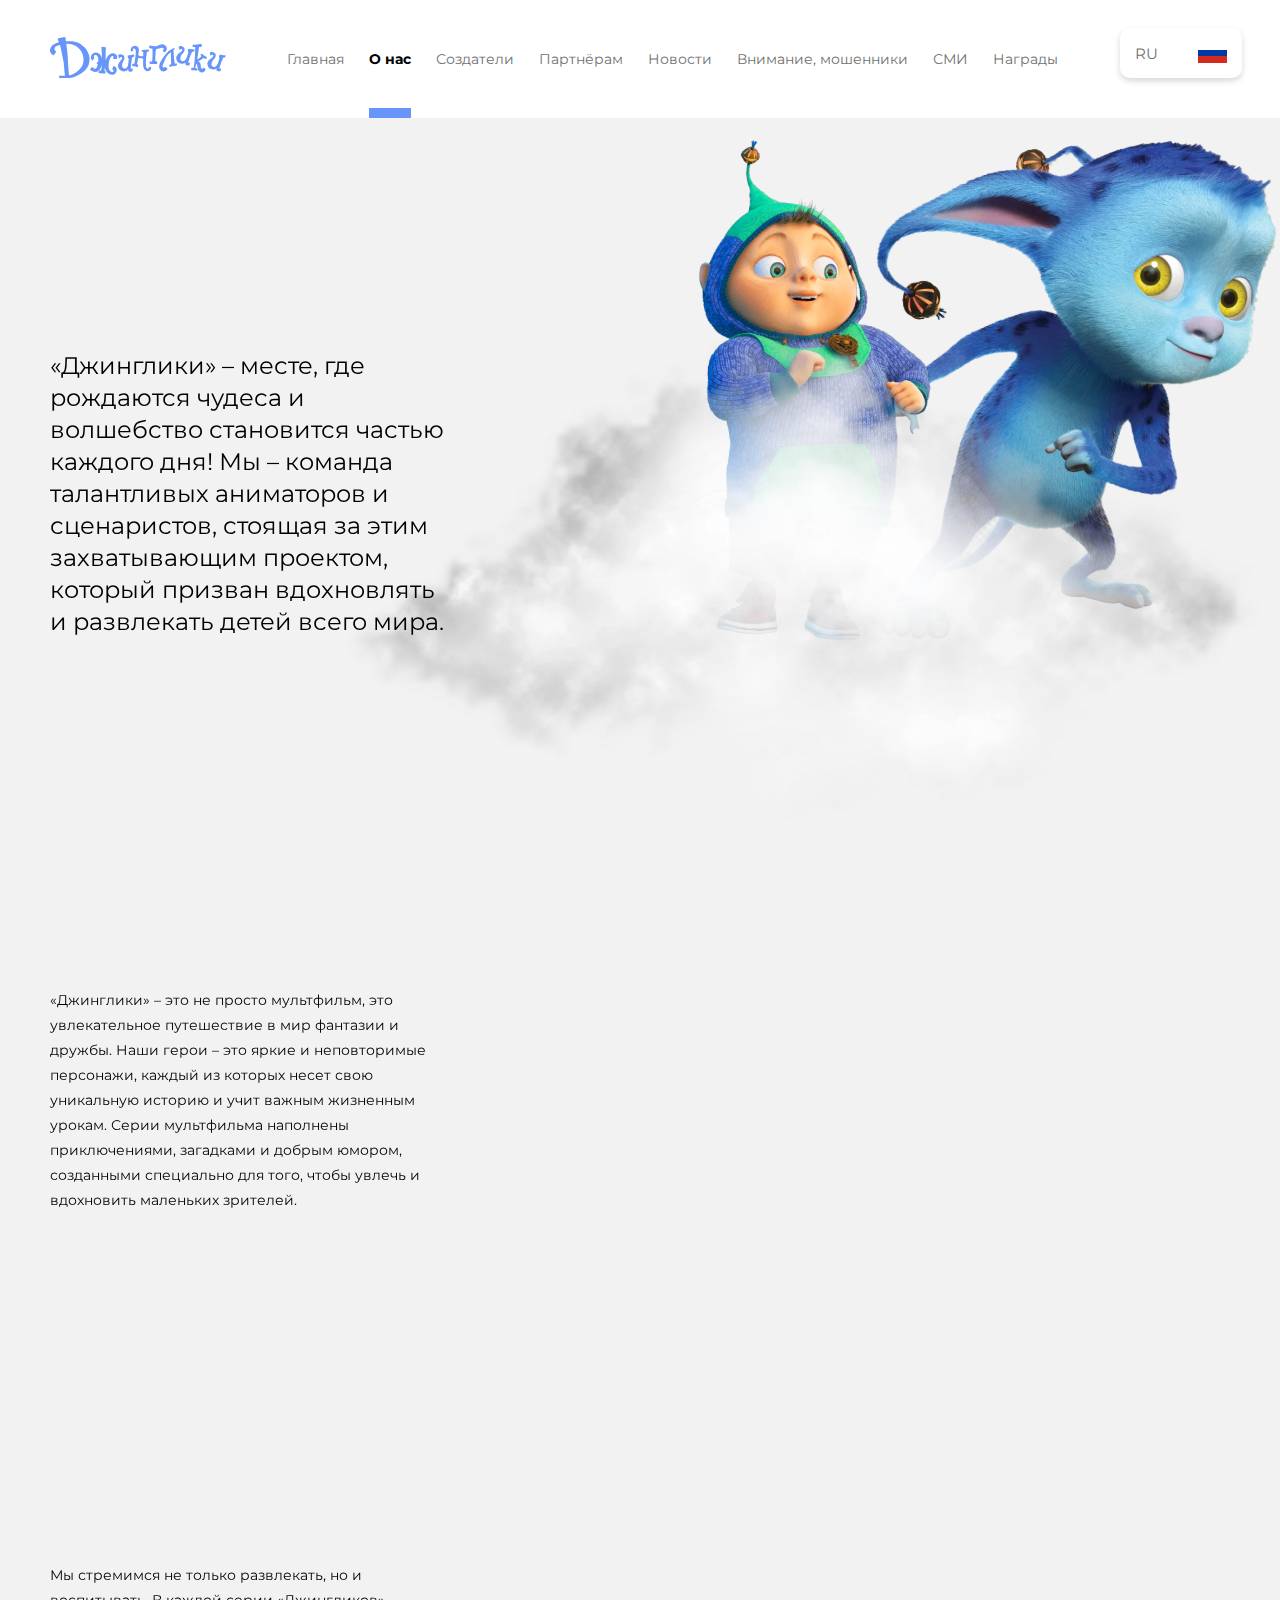
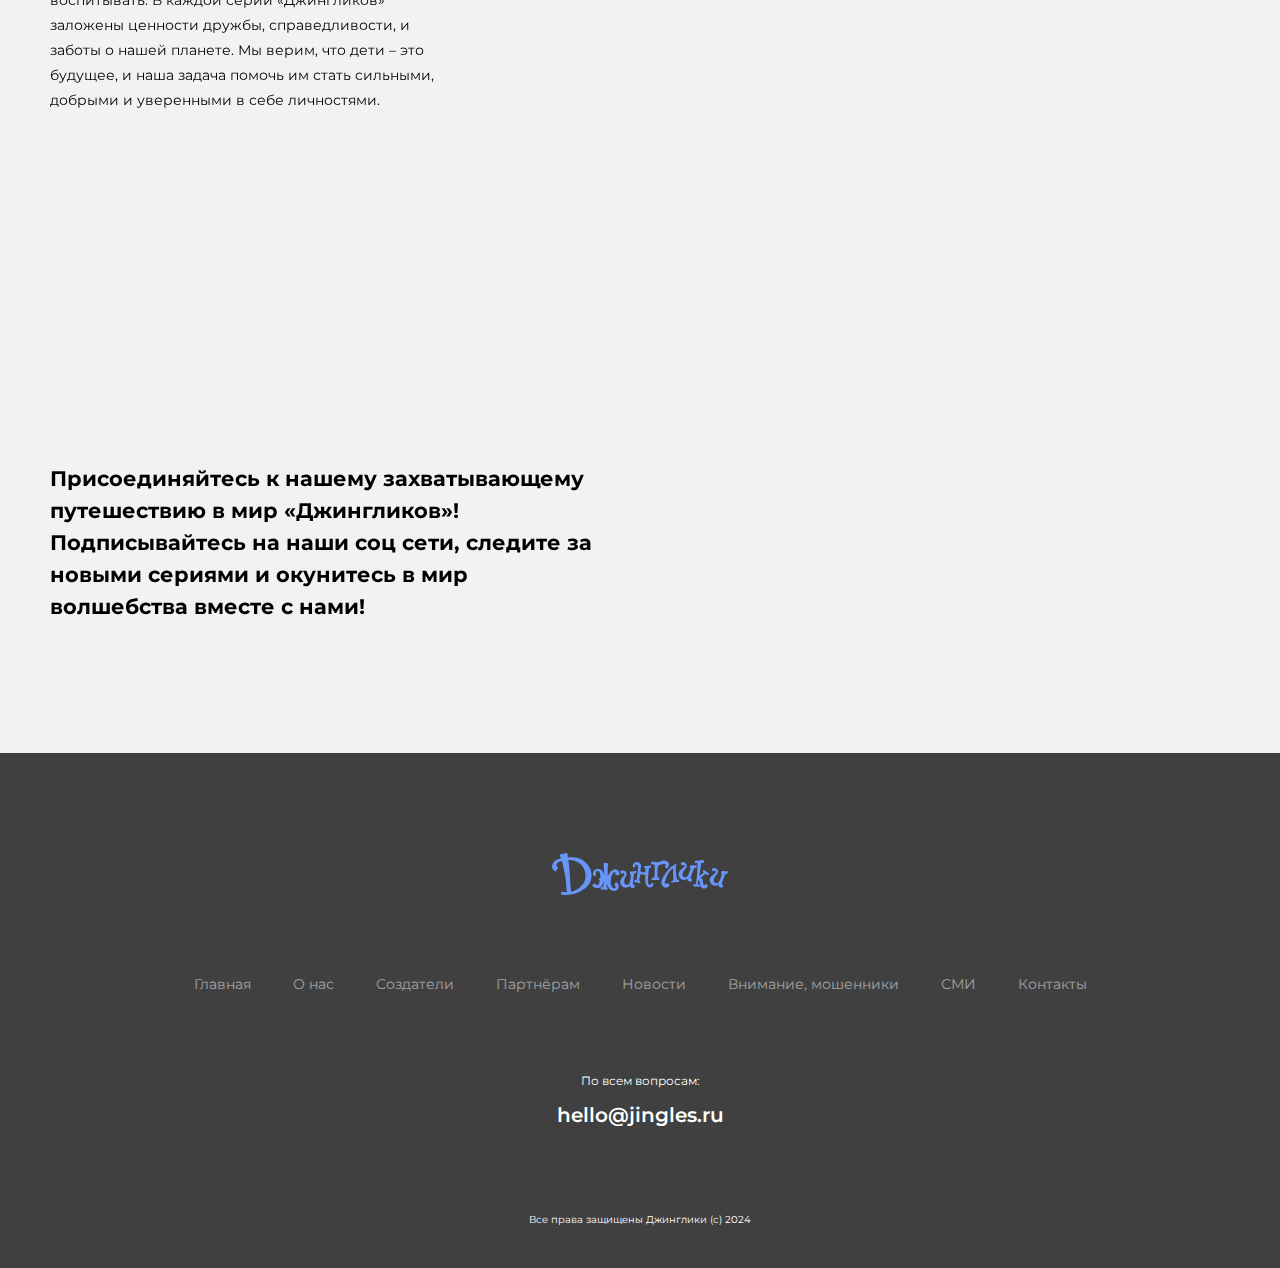
<file: about.html>
<!DOCTYPE html>
<html lang="en">
  <head>
    <meta charset="UTF-8" />
    <meta name="viewport" content="width=device-width, initial-scale=1.0" />
    <meta http-equiv="X-UA-Compatible" content="ie=edge" />
    <title>Document</title>
    <meta name="author" content="Yuriy Zudikhin https://t.me/Zudihin"/>
    <link rel="stylesheet" href="css/slick.css">
    <link rel="stylesheet" href="css/style.css" />    
  </head>

  <body>

    <header class="header">
      <div class="container">
        <div class="header_block">
          <a class="header_block_logo" href="#">
            <svg xmlns="http://www.w3.org/2000/svg" xmlns:xlink="http://www.w3.org/1999/xlink" width="175.748" height="41.719" viewBox="0 0 175.748 41.719">
              <defs>
                <clipPath id="clip-path">
                  <rect id="Прямоугольник_15" data-name="Прямоугольник 15" width="175.748" height="41.719" fill="#6795f9"/>
                </clipPath>
              </defs>
              <g id="Сгруппировать_13" data-name="Сгруппировать 13" clip-path="url(#clip-path)">
                <path id="Контур_158" data-name="Контур 158" d="M365,29.646a3.231,3.231,0,0,1,1.285.431c.6.448.638,1.112-.745,1.662-.313.125.922,2.239,1.445,2.327.913.154,1.957-1.3,2.236-1.989a4.233,4.233,0,0,0-1.5-5.072,5.1,5.1,0,0,0-3.908-.791,7.876,7.876,0,0,0-2.766,1.013,6.338,6.338,0,0,1-3.473.8,19.1,19.1,0,0,1-3.923-.507c-.394-.1-.793-.178-1.194-.242s-.544.066-.538.47c.007.464.032.929.076,1.391.081.844.085.983,1.138,1.043.435.025.872.017,1.307.043.324.019.5.078.614.229a3.81,3.81,0,0,1,.175.851c.034.8.076,1.6.1,2.4a71.274,71.274,0,0,1-.249,7.664c-.019.158-.038.316-.058.474a3.386,3.386,0,0,1-.422,1.594c-.054,0-.106,0-.163,0a2.115,2.115,0,0,1-.657-.091,2.976,2.976,0,0,0-1.135-.244,1.323,1.323,0,0,0-.209.76q-.05.251-.086.5a1.1,1.1,0,0,0-.046.364c-.006.049-.013.1-.019.148-.048.417.05.566.454.649a5.7,5.7,0,0,0,1.076.148c1.115.01,2.23.01,3.345.008a14.022,14.022,0,0,0,1.644-.006c.263-.032.883-.063,1.054-.249a.4.4,0,0,0,.074-.256q.022-.436.044-.873a1.812,1.812,0,0,0-.017-.47.934.934,0,0,0-.9-.715,2.072,2.072,0,0,1-.517.017.658.658,0,0,1-.45-.568c-.05-.36.041-.748.02-1.117-.026-.45-.02-.9-.024-1.354a69.016,69.016,0,0,1,.294-6.9,4.263,4.263,0,0,1,.531-1.988,1.531,1.531,0,0,1,.361-.377,3.769,3.769,0,0,0,.714-.189,4.84,4.84,0,0,1,1.292-.354,10.455,10.455,0,0,0,1.457-.3c.847-.153.928-.5,2.265-.347" transform="translate(-252.739 -18.765)" fill="#6795f9" fill-rule="evenodd"/>
                <path id="Контур_159" data-name="Контур 159" d="M405.084,54.932a.371.371,0,0,0-.177-.284,2.389,2.389,0,0,0-.785.1c-.37.052-.745.14-1.12.224a.988.988,0,0,1-.083-.307c-.2-1.261-.415-2.521-.575-3.787-.163-1.3-.307-2.6-.389-3.9-.115-1.833-.162-3.67-.247-5.5a1.639,1.639,0,0,1,.029-.213c.194-.194.5-.265.653-.541a1,1,0,0,0,.189-.661,1.137,1.137,0,0,0,.027-.26.419.419,0,0,0-.58-.434,3.6,3.6,0,0,0-.448.166,19.588,19.588,0,0,0-7.34,5.387,44.711,44.711,0,0,0-5.512,8.13,11.266,11.266,0,0,0-1.33,3.664,5.487,5.487,0,0,0,.565,3.673,4.634,4.634,0,0,0,5.662,1.886,3.494,3.494,0,0,0,1.738-1.4c.013-.017.027-.032.039-.05a.388.388,0,0,0,.054-.114c.038-.07.076-.139.109-.214.392-.876-.977-1.6-1.561-1.935a4.818,4.818,0,0,0-.623-.342c-.332-.127-.224-.17-.505.075-.215.187-.23.391-.5.493a1.185,1.185,0,0,1-.8-.089,1.921,1.921,0,0,1-.791-.693.754.754,0,0,1-.112-.219.884.884,0,0,1,0-.368,7.074,7.074,0,0,1,.425-1.382c.7-1.907,1.413-3.806,2.269-5.649.33-.71.717-1.392,1.062-2.092a9.617,9.617,0,0,1,1.307-1.721,14.813,14.813,0,0,1,2.345-2.326c.189-.144.6-.546.864-.54.1,0,.178.064.214.223a2.615,2.615,0,0,1-.006.805.128.128,0,0,1-.029-.022c0,2.4-.04,4.909.109,7.27.02,1.105.048,2.21.063,3.316v.011c-.005.085-.011.161-.019.217-.388.235-.541.153-.918.275-.718.242-.961.04-.97.429-.08.069-.08.174-.05.39q.058.41.13.817c.089.5.3.623.8.457.234-.078.467-.161.7-.223a18.825,18.825,0,0,1,3.222-.492c.723-.059,1.448-.094,2.173-.14.343-.022.432-.083.515-.415.109-.437.209-.875.3-1.316.047-.237.037-.326-.1-.388" transform="translate(-278.151 -28.256)" fill="#6795f9" fill-rule="evenodd"/>
                <path id="Контур_160" data-name="Контур 160" d="M306.63,52.82a.645.645,0,0,0-.369-.51l-.005,0c-.2-.146-1.251.354-1.448.483a2.7,2.7,0,0,0-.645.585,1.242,1.242,0,0,0-.2.262c-.06.139-.1.286-.147.429-.03.093-.052.241-.135.3a.282.282,0,0,1-.116.045c-.764-.212-1.931-.843-2.024-2.017,0-.033,0-.067,0-.1s-.006-.09-.01-.136c0-.021,0-.041,0-.06a3.168,3.168,0,0,1,0-.557,7.208,7.208,0,0,0,0-1.122c-.033-.624-.066-1.248-.076-1.873-.021-1.329.048-2.659.16-3.982.082-.979.194-1.956.32-2.931a28.8,28.8,0,0,0,.393-3h0a4.759,4.759,0,0,1,.063-.777c.088-.421.122-.446.542-.472q.5-.031,1-.041a.337.337,0,0,0,.384-.326c.049-.491.1-.982.137-1.474a.565.565,0,0,0-.011-.137h0a.046.046,0,0,1,.005.019.155.155,0,0,0,0-.016l.009.007a.077.077,0,0,0-.013-.065.284.284,0,0,0-.159-.232.7.7,0,0,0-.367-.061c-.144.008-.284.043-.428.057l-.51.05-.885.087-.98.1-.793.078c-.106.01-.217.032-.324.032a6.433,6.433,0,0,0-.806.112,6.65,6.65,0,0,1-.956-.044,4.037,4.037,0,0,0-.4-.021,1.118,1.118,0,0,0-.382.09.2.2,0,0,0-.053.026.173.173,0,0,0-.034.037l0,0c-.079.053-.107.157-.106.335,0,.261.032.522.035.784a.385.385,0,0,0,.288.39,1.808,1.808,0,0,0,.468.07c.243.011.486,0,.773,0,.012.2.032.372.03.541-.017,1.133-.035,2.265-.06,3.4-.005.222,0,.383-.008.5a9.57,9.57,0,0,1-3.5-.125c-.134-.037-.268-.071-.4-.1-.2-.1-.385-.225-.571-.333a2.039,2.039,0,0,0-.193-.1,1.614,1.614,0,0,1-.262-.539c0-.021-.006-.041-.01-.062.036-.237.07-.475.091-.714.1-1.113.48-2.1.521-3.216a6.344,6.344,0,0,0-.6-3.393,4.4,4.4,0,0,0-4.075-1.617,3.735,3.735,0,0,0-3.436,2.8,3.484,3.484,0,0,0,.25,2.39c.311.511.589.517,1.086.238a3.087,3.087,0,0,0,1.246-1.1.229.229,0,0,0,.041-.144c-.39-.315-.694-.784-.35-1.249.622-.84,1.859.073,2.3.648a.84.84,0,0,1,.163.3,7.534,7.534,0,0,1,.312,1.568c0,.477-.017.954-.049,1.431s-.074.93-.117,1.393c-.1,1.113-.224,2.225-.377,3.332-.17,1.231-.352,2.46-.537,3.689a16.327,16.327,0,0,1-.274,1.738c-.062.235-.211.968-.44,1.043a.251.251,0,0,1-.127,0c-.239-.047-.464-.151-.7-.193a.726.726,0,0,0-.676.175.858.858,0,0,0-.112.177,2.648,2.648,0,0,0-.359,1.478c.093.329.481.318.775.369.884.155,1.771.3,2.642.517a11.855,11.855,0,0,1,1.36.414c.251.1.654.274.917.125.2-.112.271-.423.3-.7.034-.171.029-.389.048-.511a3.112,3.112,0,0,0,.071-1.041c-.029-.166-.714-.219-.851-.244l-.121-.023a2.368,2.368,0,0,1,.016-1.5,3.531,3.531,0,0,0,.15-.459,19.336,19.336,0,0,1,.428-2.377,15.461,15.461,0,0,1,.368-2.042,22.05,22.05,0,0,0,4.952.491c0,.217,0,.388,0,.559-.005,1.83-.041,3.66,0,5.489a12.464,12.464,0,0,0,.3,2.326,5.947,5.947,0,0,0,1.623,3.028,3.781,3.781,0,0,0,4.843.44,3.41,3.41,0,0,0,1.222-1.739,2.283,2.283,0,0,0-.027-1.485c0-.012,0-.024,0-.035" transform="translate(-205.561 -22.609)" fill="#6795f9" fill-rule="evenodd"/>
                <path id="Контур_161" data-name="Контур 161" d="M38.913,17.846a17.739,17.739,0,0,0-1.691-3.969,16.956,16.956,0,0,0-2.543-3.4,18.334,18.334,0,0,0-3.056-2.541,1.455,1.455,0,0,1,.165.106A20.47,20.47,0,0,0,27.4,5.57c-.3-.129-1.269-.481-1.579-.576a20.788,20.788,0,0,0-2.3-.593,4.592,4.592,0,0,0-.86-.052c-1.678-.129-4.586-.247-6.786-.175a.586.586,0,0,1-.063-.2,3.032,3.032,0,0,1-.058-.361c-.052-.685-.094-1.371-.154-2.056a4.656,4.656,0,0,0-.139-.848A.73.73,0,0,0,15.24.353a.064.064,0,0,0-.019-.025h-.005A.733.733,0,0,0,15.028.22,1.394,1.394,0,0,0,13.768.08h0c-.106.026-.208.056-.306.088l-.23.062a1.561,1.561,0,0,0-.155.057.724.724,0,0,1-.3.081,1.734,1.734,0,0,0-.232.006l.014,0c-.037,0-.092.009-.155.018h0a2.41,2.41,0,0,0-.57.15c-.166.031-.331.11-.486.151-.194.052-.4.074-.6.11q-.6.112-1.206.237a4.321,4.321,0,0,1-.714.033c-.063.02-.335.082-.4.1-.1.088-.2.181-.3.262a.955.955,0,0,0-.134.127.653.653,0,0,0-.191.359c0,.02,0,.041,0,.062a.877.877,0,0,0-.006.109c0,.044,0,.088.008.132,0,.012,0,.023,0,.034a2.725,2.725,0,0,0,.125.5c.049.149.108.294.171.438.014.033.024.068.038.1.121.276.23.538.334.8.1.281.2.566.32.838.022.061.044.12.066.182a.5.5,0,0,1,.064.153c-.125.039-.154.056-.276.094-.9.284-1.812.531-2.694.862A10.247,10.247,0,0,0,1.975,8.77,6.676,6.676,0,0,0,.011,12.994a5,5,0,0,0,.267,2.028A5.91,5.91,0,0,0,1.329,16.7a4.65,4.65,0,0,0,.4.437c.1.09.2.173.3.254a7.862,7.862,0,0,0,.954.628c.28.156.585.4.9.168a3.594,3.594,0,0,0,.567-.883c.146-.225.306-.442.444-.672a10.173,10.173,0,0,0,1.179-1.914c.2-.656-.607-.705-.948-1.044a2.142,2.142,0,0,1-.57-1.107,3.038,3.038,0,0,1,.611-2.445C6.2,8.834,8.033,8.575,9.5,7.973c.043-.017.088-.032.135-.046l.191.04a10.192,10.192,0,0,1,.306,1.071l.669,2.3a123.847,123.847,0,0,1,4.086,27.556q-.4-.006-.8-.023c-.47-.02-.952-.079-1.424-.058-.886-.093-1.772-.191-2.658-.289-.644-.072-.909.122-.888.768A11.553,11.553,0,0,0,9.332,41c.077.418.265.554.691.592a30.033,30.033,0,0,0,4.949.039c.785-.059,1.571-.116,2.353-.21.693-.083,1.384-.2,2.069-.329,1-.194,2-.42,3-.625a2.736,2.736,0,0,1,.428-.021l1.59-.495c.092-.181.282-.2.444-.267,1.077-.413,2.138-.864,3.176-1.369a27.261,27.261,0,0,0,4.8-2.966,17.738,17.738,0,0,0,4.58-5.128A15.487,15.487,0,0,0,39.377,24.4a15.948,15.948,0,0,0,.047-3.913,16.835,16.835,0,0,0-.511-2.642m-7.3-2.8a15.255,15.255,0,0,1,1.345,3.575,16.2,16.2,0,0,1,.028,8.033,11.94,11.94,0,0,1-2.05,4.154,22.078,22.078,0,0,1-5.051,4.781c-.814.567-1.739.968-2.548,1.532-.4.177-.82.346-1.264.5q-.259.088-.521.169-.3.095-.606.182c-.335.1-.667.194-1,.282-.41.038-.729.015-.808-.127-.39-.7-1.23-14.3-1.3-15.953-.039-.886-.088-1.771-.154-2.654q-.147-1.991-.323-3.98c-.1-1.093-.2-2.185-.329-3.275-.137-1.168-.3-2.333-.461-3.5-.077-.561-.172-1.119-.258-1.678-.008-.053-.006-.108-.012-.226.316-.005.6-.017.885-.013a18.945,18.945,0,0,1,6.5,1.233,15.458,15.458,0,0,1,5.748,3.873,13.654,13.654,0,0,1,2.182,3.085M9.664,7.919l-.014,0,.014,0m.053.008a.059.059,0,0,0-.024-.017L9.74,7.9a.062.062,0,0,0-.023.03m.067-.043.061-.018,0,.012Z" transform="translate(0 0)" fill="#6795f9" fill-rule="evenodd"/>
                <path id="Контур_162" data-name="Контур 162" d="M514.8,37.113c-.194-.112-.225-.194-.418-.265l-1.306-.888c-.112-.112-.653-.541-.765-.612a7.581,7.581,0,0,0-.775-.694c-.265-.224-.418-.53-.837-.5-.306.041-.541.469-.694.694-.183.183-.7.6-.408.777h0c.019.11.636.587.7.643.329.291.21.389.031.742a2.726,2.726,0,0,1-.868.826q-.507.407-1,.828-.371.315-.735.637c-.185.164-.4.453-.641.514a.684.684,0,0,1-.4-.015.483.483,0,0,1-.148-.087.444.444,0,0,1-.134-.242c.034-.38.177-.831.213-1.072.088-.6.167-1.194.28-1.786l.459-2.877c0-.306.123-.612.153-.959a.268.268,0,0,1-.049.012q.165-1.1.329-2.2c.127-.847.24-1.7.366-2.543.075-.5.1-.523.593-.55.45-.025.9-.046,1.348-.082.357-.029.513-.1.592-.338a.723.723,0,0,0,.061-.318c.026-.188.047-.377.068-.566a2.192,2.192,0,0,0,.061-.538q.046-.46.085-.919c.026-.32-.064-.394-.382-.352s-.657.118-.987.172a55.744,55.744,0,0,1-6.985.593,2.112,2.112,0,0,0-.431.043.481.481,0,0,0-.416.531c.008.421.047.841.07,1.261a.306.306,0,0,0,.147.264c0,.027.006.054.01.081.151.261,1.669.157,2.273.222a.886.886,0,0,1,.047.226,6.717,6.717,0,0,1,.039.783c-.009.9-.016,1.8-.045,2.7-.054,1.683-.107,3.367-.191,5.05-.059,1.173-.156,2.345-.258,3.515-.117,1.345-.233,2.69-.4,4.03-.185,1.519-.419,3.031-.634,4.546a.672.672,0,0,1-.035.066s-.007.006-.009.01l.015-.041a4.48,4.48,0,0,1-.959-.163c-.222-.044-.634-.163-.832-.024a.484.484,0,0,0-.108.107,1.239,1.239,0,0,0-.13.239c-.032.073-.062.147-.094.22a2.754,2.754,0,0,0-.413,1.141l-.175.342a.942.942,0,0,0,.8.364c.941.057,1.887.089,2.82.21.687.089,1.358.3,2.037.461.3.069.367.048.473-.219a10.359,10.359,0,0,0,.349-1.029.246.246,0,0,0-.01-.126,2.005,2.005,0,0,0,.1-.448c.018-.243-.1-.305-.332-.385a.54.54,0,0,0-.359-.032,1.475,1.475,0,0,0-.473-.214c-.089-.023-.178-.045-.269-.061a.813.813,0,0,0-.115-.063,1.175,1.175,0,0,0-.6-.033.285.285,0,0,1-.152-.038h0a44.568,44.568,0,0,1,1.114-4.443c.04-.064.273.3.279.307a2.919,2.919,0,0,1,.723,1.332,14.149,14.149,0,0,1,.224,1.719,12.323,12.323,0,0,0,.3,1.933,4.284,4.284,0,0,0,2.9,3.151,4.075,4.075,0,0,0,4.162-1.123,1.593,1.593,0,0,0,.283-2.164,4.318,4.318,0,0,0-.946-.813c-.075-.052-.131-.116-.221-.118s-.16.135-.247.07a.142.142,0,0,1-.043-.073c-.135-.393-.357-.351-.7-.272a.441.441,0,0,0-.3.158.355.355,0,0,0-.038.208c.01.169.066.333.076.5a.476.476,0,0,1-.186.445.532.532,0,0,1-.3.053c-.106-.005-.212,0-.317,0a2.264,2.264,0,0,1-.5-.517,4.045,4.045,0,0,1-.689-2.572,6.336,6.336,0,0,0-.072-1.249,4.561,4.561,0,0,0-.143-.818,2.522,2.522,0,0,0-.558-1.141,3.118,3.118,0,0,0-.935-.722c-.534-.264-.65-.525-.177-.933a16.513,16.513,0,0,1,1.659-1.107c.634-.426,1.271-.845,1.907-1.268.315-.21.651-.406.948-.639.458-.358.765.089,1.1.395a2,2,0,0,0,.392.306.674.674,0,0,0,.481.079.4.4,0,0,1,.127-.025c.282.02.4.26.594-.047a1.56,1.56,0,0,0,.083-.154.049.049,0,0,0,.019,0,5.123,5.123,0,0,0,.544-1.24.727.727,0,0,0,.037-.213c-.009-.458-.837-.36-1.139-.581m-12.784-9.781v.009a.091.091,0,0,1,0-.009m.012.039h0a1.489,1.489,0,0,0,.509.081,1.489,1.489,0,0,1-.509-.081m-1.653,22.29.041-.1c.035-.044.072-.086.108-.129l-.151.3a.379.379,0,0,1,0-.07" transform="translate(-359.141 -17.504)" fill="#6795f9" fill-rule="evenodd"/>
                <path id="Контур_163" data-name="Контур 163" d="M168.288,42.151a3.232,3.232,0,0,0-.982-.605,4.253,4.253,0,0,0-2.732-.311,6.362,6.362,0,0,0-3.592,2A14.555,14.555,0,0,0,158.24,47.7c-.073.177-.141.355-.21.534.006-.1.019-.2.018-.259-.005-.3,0-.609,0-.914.008-.589.028-1.178.028-1.767,0-2.305-.031-4.489.041-6.794.032-.7.231-1.812.236-2.645a1.73,1.73,0,0,0,.1-.424c.012-.119-.01-.265-.12-.313a2.464,2.464,0,0,0-.6-.048c-.163-.017-.325-.039-.488-.054a9.034,9.034,0,0,1-.9-.149c-.335-.065-.69-.039-1.029-.1a3.368,3.368,0,0,0-.925-.115.642.642,0,0,0-.527.5,1.479,1.479,0,0,0,.028.455c.021.809.085,1.614.157,2.418q.055.894.107,1.789c.008.568,0,1.137.03,1.7.06,1.332.236,2.657.221,3.989,0,.244,0,.489,0,.735l-.035-.087a5.177,5.177,0,0,0-.287-.814,5.308,5.308,0,0,0-.459-1.112,6.451,6.451,0,0,0-1.265-1.806c-.07,0-.128,0-.184,0,.023-.025-.017,0,.185,0a4.924,4.924,0,0,0-2.089-1.453,4.678,4.678,0,0,0-2.019-.53,4.9,4.9,0,0,0-3.958,1.956,4.277,4.277,0,0,0-1.031,2.935,3.719,3.719,0,0,0,1.266,2.73c.623.5.759.307,1.143-.311.309-.5,1.133-1.97,1.128-2-.033-.087-.046-.268-.08-.355-1.915-1.968,1.551-3.768,2.874-1.683a6.281,6.281,0,0,1,.892,2.2,14.683,14.683,0,0,1,.183,3.6c-.007.123-.034.245-.054.386-.146,0-.247,0-.347,0a.884.884,0,0,0-.994.779,3.239,3.239,0,0,0-.087.382c-.07.456.045.643.482.783.108.035.294.045.38.123.186.168.017.428-.029.618-.037.149-.069.3-.1.45-.08.369-.159.737-.256,1.1a4.583,4.583,0,0,1-1.007,2.1,1.842,1.842,0,0,1-2.2.205c-.059-.028-.116-.058-.174-.089q-.2-.183-.379-.383c-.212-.234-.342-.544-.53-.769a.452.452,0,0,0-.548-.134.532.532,0,0,0-.525.082,5.2,5.2,0,0,0-1.491,1.683c-.343.61-.283.846.285,1.246a9.434,9.434,0,0,0,4.192,1.718,4.483,4.483,0,0,0,4.023-1.32,10.069,10.069,0,0,0,1.183-1.5,12.33,12.33,0,0,0,1.694-4.172c.014-.064.011-.126.063-.172a.145.145,0,0,1,.152-.03.082.082,0,0,1,.037.056.3.3,0,0,0-.031.06,1.729,1.729,0,0,0-.063.437c-.01.149-.025.3-.036.448q-.075.495-.15.989c-.112.731-.229,1.461-.363,2.188a5.308,5.308,0,0,1-.481,1.345.7.7,0,0,1-.661.46c-.083-.017-.167-.038-.255-.06a.994.994,0,0,0-.3-.032l-.183-.035a.356.356,0,0,0-.448.249c-.144.413-.284.829-.423,1.244-.109.326-.453.847.069.928l1.273.2c.3.047.6.093.907.125.6.063,1.2.054,1.795.117q.645.069,1.292.124c.254.022.74.162.964-.019.453.052.467-.092.613-1.534,0-.265.153-.5.081-.683a.808.808,0,0,0-.358-.07l0-.011-.464-.033-.064-.12a.671.671,0,0,1-.082.1.262.262,0,0,1-.241-.194.536.536,0,0,1,.016-.1c.112-.347.153.194.194-.806a7.448,7.448,0,0,1,.153-1.836,3.048,3.048,0,0,0,.039-.457.393.393,0,0,0,.038-.027c.03.038.056.058.063.083.037.125.07.252.1.379a9.442,9.442,0,0,0,2.656,4.714,6.453,6.453,0,0,0,4.775,1.786,4.736,4.736,0,0,0,2.571-.918,4.9,4.9,0,0,0,1.653-4.448c-.041-.694-.112-.428-.112-.734a.26.26,0,0,0-.049-.149,4.176,4.176,0,0,0-.532-.963c-.153-.194-.571-.765-.765-.765l-.012,0a2.472,2.472,0,0,0-.774-.539c-.29-.2-.56-.326-.7-.24a.665.665,0,0,0-.227.3c-.2.393-.382.792-.572,1.187l-.289.6a4.242,4.242,0,0,0-.257.577q-.022.074-.04.149a.418.418,0,0,0,.109.432c.117.1.255.184.37.293a2.391,2.391,0,0,1,.584.864,2.272,2.272,0,0,1,.091.291,1.161,1.161,0,0,1-.026.737,1.237,1.237,0,0,1-1.313.616,2.523,2.523,0,0,1-.909-.342c-.274-.173-.544-.353-.828-.507l-.051-.029a2.274,2.274,0,0,1-.225-.214,2.744,2.744,0,0,1-.8-1.124,8.209,8.209,0,0,1-.567-1.877,10.905,10.905,0,0,1-.164-1.166c.007-.628.037-1.257.044-1.885a16.592,16.592,0,0,1,.516-3.833,11.343,11.343,0,0,1,1.6-3.74c.532-.774,1.417-1.846,2.35-.989a1.358,1.358,0,0,1,.407.582c.179.588-1.024,1.3-.151,1.734l.023.01a.625.625,0,0,0,.093.071.127.127,0,0,1-.044-.05,4.305,4.305,0,0,0,1.585.408,4.375,4.375,0,0,0,.867-.034,5.006,5.006,0,0,0,.541-.087,1.419,1.419,0,0,0,.433-.208.429.429,0,0,0,.238-.2.544.544,0,0,0,.019-.055c0,.018,0,.037,0,.055l.081-.347c.031-1.612-.122-2.8-1.346-3.907m.439,14.042c0-.006,0-.011,0-.017l.022.027-.024-.01m-.635-1.05-.046-.054-.067-.08a.732.732,0,0,1,.113.134M169.517,44.9l.007.021c0,.087,0,.159.005.195,0,.009,0,.018,0,.027,0-.081-.009-.162-.013-.243" transform="translate(-102.412 -24.878)" fill="#6795f9" fill-rule="evenodd"/>
                <path id="Контур_164" data-name="Контур 164" d="M256,75.428c-.634-.422-1.022.066-1.785.064.008-.841.054-1.712.13-2.555l.24-2.473a.5.5,0,0,0-.043.06l.006-.055c.109-.552.16-1.127.266-1.685.057-.553.18-1.176.228-1.718l.308-1.654c.012-.194.046-.39.076-.585.047-.138.095-.276.147-.411a3.682,3.682,0,0,1,.17-.4.329.329,0,0,1,.242-.165,3,3,0,0,1,.709-.063.881.881,0,0,0,.547-.329,1.3,1.3,0,0,0,.289-.648,3.85,3.85,0,0,0,.036-.717c0-.2.044-.542-.078-.712a.405.405,0,0,0-.295-.136,3.732,3.732,0,0,0-1.336.278,6.538,6.538,0,0,1-1.074.191c-.9.09-1.8.158-2.684.333a1.934,1.934,0,0,0-.5.152.711.711,0,0,0-.421.589c-.014.224-.008.449,0,.673.008.242.022.483.047.724a.974.974,0,0,0,.076.4,1.02,1.02,0,0,0,.216.2,1.679,1.679,0,0,1,.561,1.092,2.909,2.909,0,0,1,.006.642,3.653,3.653,0,0,0-.065.572,6.363,6.363,0,0,1-.1,1.12c-.1.856-.175,1.715-.316,2.565-.061.365-.133.728-.222,1.087a5.852,5.852,0,0,1-1.219,2.54,1.547,1.547,0,0,0-.272.236l-.054.063a2.948,2.948,0,0,1-3.032.286,2.688,2.688,0,0,1-1.225-1.963,6.74,6.74,0,0,1,.112-2.72,9.1,9.1,0,0,1,.446-1.155,13.619,13.619,0,0,1,.994-1.994,4.773,4.773,0,0,0,.643-1.964,3.355,3.355,0,0,0-.021-.97l0,0c.028.008.038.041.042.069.017.1.04.654.07.824a3.507,3.507,0,0,0-.083-1.342,3.67,3.67,0,0,0-.179-.676,2.306,2.306,0,0,0-.547-.828,2.159,2.159,0,0,0-.176-.247,2.831,2.831,0,0,0-1.942-.871c-.044-.007-.087-.016-.131-.021s-.093-.008-.14-.012c-.053-.03-.106-.06-.159-.092a1.06,1.06,0,0,0-.738-.145,4.405,4.405,0,0,0-1.171.3,3.477,3.477,0,0,0-.893.557,1,1,0,0,0-.118,1.186,1.11,1.11,0,0,1,.178.354c.01.058.011.13.063.158a.154.154,0,0,0,.072.013l.551.009c-.034.147-.2.218-.3.329a.611.611,0,0,0-.107.552c.046.186.192.586.417.611a.4.4,0,0,0,.258-.088c.62-.418.9-1.141,1.731-1.174.474-.019.93.016,1.078.539a2.026,2.026,0,0,1-.193,1.346c-.059.1-.118.191-.167.291a1.393,1.393,0,0,0-.077.182c-.032.054-.063.108-.1.161-.228.253-.582.818-.8,1.045a14.015,14.015,0,0,0-.968,1.09c-.29.386-.606.77-.861,1.185-.1.151-.191.3-.277.464a5.537,5.537,0,0,0,3.968,8.062,6.07,6.07,0,0,0,3.082-.325,11.886,11.886,0,0,0,1.581-.848c.341-.195.623-.727.96-.821.068.633-.216,1.485.342,1.975.261.229.5.082.794.124.327.047.651.242,1,.31a1.84,1.84,0,0,0,.28.04,1.341,1.341,0,0,0,.76-.24,2.824,2.824,0,0,1,.823-.247c.321-.083.35-.126.339-.45a6.834,6.834,0,0,0-.045-.765A6.328,6.328,0,0,0,256,75.428m-1.891.653c-.006,0-.012,0-.018,0s.012,0,.018,0m-.04-.121h0c.009-.011.034,0,.055-.077-.021.074-.046.066-.055.077m1.079-.475a2.483,2.483,0,0,0-1,.154,1.442,1.442,0,0,1-.02.2,1.41,1.41,0,0,0,.02-.2,2.485,2.485,0,0,1,1-.154" transform="translate(-173.401 -43.711)" fill="#6795f9" fill-rule="evenodd"/>
                <path id="Контур_165" data-name="Контур 165" d="M463.5,38.435c.077-.124.155-.248.237-.367a3.7,3.7,0,0,1,.257-.353.328.328,0,0,1,.273-.106,3.025,3.025,0,0,1,.705.1.88.88,0,0,0,.607-.2,1.3,1.3,0,0,0,.429-.565,3.869,3.869,0,0,0,.2-.69c.042-.192.166-.517.086-.711a.4.4,0,0,0-.256-.2,3.726,3.726,0,0,0-1.364-.033,6.522,6.522,0,0,1-1.089-.058c-.895-.116-1.788-.255-2.69-.285a1.933,1.933,0,0,0-.521.034.711.711,0,0,0-.544.479c-.065.214-.11.435-.153.655-.046.237-.088.476-.118.716a.977.977,0,0,0-.018.411,1.02,1.02,0,0,0,.166.242,1.678,1.678,0,0,1,.3,1.191,2.877,2.877,0,0,1-.139.626,3.718,3.718,0,0,0-.193.543,6.332,6.332,0,0,1-.349,1.069c-.288.812-.559,1.631-.89,2.427-.142.342-.294.679-.463,1.008a5.852,5.852,0,0,1-1.763,2.2,1.535,1.535,0,0,0-.318.168l-.051.037a2.942,2.942,0,0,1-3.034-.4,2.688,2.688,0,0,1-.748-2.19,6.74,6.74,0,0,1,.727-2.624,9.118,9.118,0,0,1,.7-1.023,13.644,13.644,0,0,1,1.421-1.717,4.776,4.776,0,0,0,1.073-1.767,3.354,3.354,0,0,0,.2-.949l0,0c.025.014.027.048.026.076-.006.1-.109.646-.119.818a3.5,3.5,0,0,0,.224-1.325,3.683,3.683,0,0,0-.021-.7,2.309,2.309,0,0,0-.344-.931,2.186,2.186,0,0,0-.115-.28,2.829,2.829,0,0,0-1.694-1.289c-.041-.017-.081-.035-.123-.051s-.089-.029-.134-.044q-.068-.061-.134-.126a1.059,1.059,0,0,0-.687-.309,4.4,4.4,0,0,0-1.208.024,3.469,3.469,0,0,0-1,.34,1,1,0,0,0-.384,1.128,1.109,1.109,0,0,1,.093.385c0,.059-.018.129.026.168a.153.153,0,0,0,.067.029l.534.134c-.066.135-.241.167-.365.253a.61.61,0,0,0-.23.514c0,.192.054.615.268.69a.4.4,0,0,0,.271-.027c.7-.266,1.137-.907,1.952-.751.466.089.9.227.928.77a2.027,2.027,0,0,1-.494,1.267c-.079.079-.158.159-.229.245a1.383,1.383,0,0,0-.116.16c-.043.046-.086.091-.13.136-.279.194-.752.664-1.017.836a14.015,14.015,0,0,0-1.19.842c-.37.31-.765.612-1.107.959-.129.125-.255.253-.375.389a5.537,5.537,0,0,0,2.035,8.752,6.067,6.067,0,0,0,3.076.383A11.852,11.852,0,0,0,456.2,49.1c.376-.112.771-.566,1.121-.582-.078.632-.547,1.4-.115,2,.2.282.466.192.745.3.307.119.579.384.9.529a1.821,1.821,0,0,0,.263.1,1.34,1.34,0,0,0,.794-.062,2.839,2.839,0,0,1,.858-.054c.332-.008.37-.043.433-.362a6.8,6.8,0,0,0,.129-.755,6.316,6.316,0,0,0,.332-1.334c-.521-.554-1.01-.168-1.753-.342.2-.817.441-1.655.707-2.459l.795-2.354a.485.485,0,0,0-.056.049l.018-.052c.232-.512.411-1.062.642-1.581.181-.525.442-1.1.612-1.622l.675-1.541c.056-.187.133-.369.206-.552M460.8,48.8a.815.815,0,0,1-.4.3.815.815,0,0,0,.4-.3m-1.134.3s-.012,0-.016-.008c0-.028,0-.049,0-.065,0,.016,0,.037,0,.065C459.657,49.092,459.664,49.093,459.668,49.1Zm0-.131a.058.058,0,0,0,.031-.017.058.058,0,0,1-.031.017m.391-.3c.088,0,.181,0,.272,0-.091,0-.184,0-.272,0s-.172.008-.247.013a.856.856,0,0,1-.1.256.856.856,0,0,0,.1-.256c.075-.005.159-.01.247-.013" transform="translate(-321.737 -22.921)" fill="#6795f9" fill-rule="evenodd"/>
                <path id="Контур_166" data-name="Контур 166" d="M576.864,56.207a.407.407,0,0,0-.256-.2,3.732,3.732,0,0,0-1.364-.032,6.552,6.552,0,0,1-1.089-.058c-.895-.116-1.788-.255-2.69-.285a1.944,1.944,0,0,0-.521.034.712.712,0,0,0-.545.479c-.064.214-.11.435-.153.655-.047.237-.088.476-.118.716a.976.976,0,0,0-.018.411,1.02,1.02,0,0,0,.166.242,1.679,1.679,0,0,1,.3,1.19,2.9,2.9,0,0,1-.139.627,3.683,3.683,0,0,0-.193.543,6.344,6.344,0,0,1-.349,1.069c-.288.812-.559,1.63-.889,2.426-.142.342-.294.68-.463,1.009a5.847,5.847,0,0,1-1.763,2.2,1.561,1.561,0,0,0-.318.168l-.051.037a2.943,2.943,0,0,1-3.034-.4,2.687,2.687,0,0,1-.747-2.19,6.731,6.731,0,0,1,.727-2.623,9.06,9.06,0,0,1,.7-1.023,13.624,13.624,0,0,1,1.421-1.717,4.771,4.771,0,0,0,1.072-1.767,3.36,3.36,0,0,0,.2-.949l0,0c.025.013.027.048.026.076-.006.1-.11.646-.119.819a3.5,3.5,0,0,0,.224-1.326,3.671,3.671,0,0,0-.021-.7,2.3,2.3,0,0,0-.344-.93,2.155,2.155,0,0,0-.115-.28,2.83,2.83,0,0,0-1.694-1.289c-.041-.017-.081-.035-.123-.051s-.089-.029-.134-.044q-.067-.061-.134-.126a1.059,1.059,0,0,0-.686-.309,4.41,4.41,0,0,0-1.208.025,3.462,3.462,0,0,0-1,.34,1,1,0,0,0-.384,1.128,1.109,1.109,0,0,1,.093.385c0,.059-.018.129.026.169a.155.155,0,0,0,.067.028l.534.134c-.066.135-.241.167-.365.253a.61.61,0,0,0-.23.514c0,.192.054.615.268.69a.4.4,0,0,0,.271-.027c.7-.266,1.137-.907,1.952-.751.466.089.9.227.928.77a2.028,2.028,0,0,1-.494,1.267c-.079.08-.158.159-.229.245a1.389,1.389,0,0,0-.116.16c-.043.046-.086.092-.13.136-.279.194-.753.664-1.017.836a14.086,14.086,0,0,0-1.191.843c-.37.311-.765.613-1.107.959-.129.125-.255.253-.376.389a5.538,5.538,0,0,0,2.035,8.752,6.069,6.069,0,0,0,3.075.382,11.808,11.808,0,0,0,1.732-.467c.376-.112.772-.566,1.121-.581-.078.632-.547,1.4-.115,2,.2.283.466.193.745.3.308.119.579.383.9.529a1.844,1.844,0,0,0,.263.1,1.344,1.344,0,0,0,.794-.062,2.829,2.829,0,0,1,.858-.054c.332-.007.369-.043.433-.362a6.871,6.871,0,0,0,.129-.755,6.343,6.343,0,0,0,.332-1.334c-.521-.555-1.01-.168-1.753-.342.2-.817.442-1.655.707-2.46l.795-2.354a.524.524,0,0,0-.056.049l.019-.052c.232-.513.411-1.062.642-1.581.182-.526.442-1.1.612-1.622l.675-1.541c.056-.187.134-.369.207-.553.077-.124.155-.248.237-.367a3.647,3.647,0,0,1,.257-.354.328.328,0,0,1,.273-.106,3,3,0,0,1,.7.1.882.882,0,0,0,.607-.2,1.3,1.3,0,0,0,.429-.566,3.86,3.86,0,0,0,.2-.69c.042-.192.166-.517.086-.711m-5.888,13.549h0a.965.965,0,0,0,.347-.224.965.965,0,0,1-.347.224m-.739,0c-.005,0-.012,0-.016-.008s0-.031,0-.044c0,.012,0,.026,0,.044S570.232,69.754,570.237,69.758Zm.662-.433a1.411,1.411,0,0,1,.5.094,1.411,1.411,0,0,0-.5-.094,4.689,4.689,0,0,0-.519.013c-.067.243-.111.278-.136.287a.084.084,0,0,0-.019.007.079.079,0,0,1,.019-.007c.025-.008.069-.044.136-.287a4.761,4.761,0,0,1,.519-.013" transform="translate(-401.142 -37.759)" fill="#6795f9" fill-rule="evenodd"/>
              </g>
            </svg>
          </a>
          <ul>
            <li>
              <a href="#">Главная</a>
            </li>
            <li class="current_page_item">
              <a href="#">О нас</a>
            </li>
            <li>
              <a href="#">Создатели</a>
            </li>
            <li>
              <a href="#">Партнёрам</a>
            </li>
            <li>
              <a href="#">Новости</a>
            </li>
            <li>
              <a href="#">Внимание, мошенники</a>
            </li>
            <li>
              <a href="#">СМИ</a>
            </li>
            <li>
              <a href="#">Награды</a>
            </li>
          </ul>
          <div class="header_block_switcher">
            <div class="header_block_switcher_wrap">
              <div class="header_block_switcher_wrap_lang">
                <span>ru</span>
                <img src="img/header/ru.svg">
              </div>
              <div class="header_block_switcher_wrap_list">
                <a href="#" class="header_block_switcher_wrap_list_item">
                  <span>en</span>
                  <img src="img/header/ru.svg">
                </a>
                <a href="#" class="header_block_switcher_wrap_list_item">
                  <span>kz</span>
                  <img src="img/header/ru.svg">
                </a>
              </div>
            </div>
          </div>
          
          <div class="header_block_burger">
            <span></span>
            <span></span>
            <span></span>
          </div>
        </div>
      </div>
      <div class="header_drop">
        <div class="container">
          <div class="header_drop_block">
            <div class="header_drop_block_switcher">
              <div class="header_drop_block_switcher_lang">
                <span>ru</span>
                <img src="img/header/ru.svg">
              </div>
              <div class="header_drop_block_switcher_list">
                <a href="#" class="header_drop_block_switcher_list_item">
                  <span>en</span>
                  <img src="img/header/ru.svg">
                </a>
                <a href="#" class="header_drop_block_switcher_list_item">
                  <span>kz</span>
                  <img src="img/header/ru.svg">
                </a>
              </div>
            </div>
            <ul>
              <li>
                <a href="#">Главная</a>
              </li>
              <li>
                <a href="#">О нас</a>
              </li>
              <li>
                <a href="#">Создатели</a>
              </li>
              <li>
                <a href="#">Партнёрам</a>
              </li>
              <li>
                <a href="#">Новости</a>
              </li>
              <li>
                <a href="#">Внимание, мошенники</a>
              </li>
              <li>
                <a href="#">СМИ</a>
              </li>
            </ul>
            <div class="header_drop_block_question">
              <span>По всем вопросам:</span>
              <a href="mailto:hello@jingles.ru">hello@jingles.ru</a>
            </div>
            <p>Все права защищены Джинглики (с) 2024</p>
          </div>
        </div>
      </div>
    </header>

    <section class="about">
      <div class="container">
        <div class="about_block">
          <div class="about_block_left">
            <h1>О нас</h1>
            <p class="subtitle">«Джинглики» – месте, где рождаются чудеса и волшебство становится частью каждого дня! Мы – команда талантливых аниматоров и сценаристов, стоящая за этим захватывающим проектом, который призван вдохновлять и развлекать детей всего мира.</p>
            <p>«Джинглики» – это не просто мультфильм, это увлекательное путешествие в мир фантазии и дружбы. Наши герои – это яркие и неповторимые персонажи, каждый из которых несет свою уникальную историю и учит важным жизненным урокам. Серии мультфильма наполнены приключениями, загадками и добрым юмором, созданными специально для того, чтобы увлечь и вдохновить маленьких зрителей.</p>
            <p>Мы стремимся не только развлекать, но и воспитывать. В каждой серии «Джингликов» заложены ценности дружбы, справедливости, и заботы о нашей планете. Мы верим, что дети – это будущее, и наша задача помочь им стать сильными, добрыми и уверенными в себе личностями.</p>
            <p class="bold">Присоединяйтесь к нашему захватывающему путешествию в мир «Джингликов»! Подписывайтесь на наши соц сети, следите за новыми сериями и окунитесь в мир волшебства вместе с нами!</p>
          </div>
          <div class="about_block_right">
            <img class="about_block_right_one js-mousemove" data-layer="1" src="img/about/1.webp" alt="">
            <img class="about_block_right_two js-mousemove" data-layer="-1" src="img/about/2.webp" alt="">
            <img class="about_block_right_three js-mousemove" data-layer="-5" src="img/about/cloud.webp" alt="">
          </div>
        </div>
      </div>
    </section>

    <footer class="footer">
      <div class="container">
        <div class="footer_block">
          <img class="footer_block_logo" src="img/header/logo.svg" alt="">
          <ul>
            <li class="current_page_item">
              <a href="#">Главная</a>
            </li>
            <li>
              <a href="#">О нас</a>
            </li>
            <li>
              <a href="#">Создатели</a>
            </li>
            <li>
              <a href="#">Партнёрам</a>
            </li>
            <li>
              <a href="#">Новости</a>
            </li>
            <li>
              <a href="#">Внимание, мошенники</a>
            </li>
            <li>
              <a href="#">СМИ</a>
            </li>
            <li>
              <a href="#">Контакты</a>
            </li>
          </ul>
          <div class="footer_block_question">
            <span>По всем вопросам:</span>
            <a href="mailto:hello@jingles.ru">hello@jingles.ru</a>
          </div>
          <p>Все права защищены Джинглики (с) 2024</p>
        </div>
      </div>
    </footer>

    <script src="js/jquery-3.6.0.min.js"></script>
    <script src="js/slick.js"></script>
    <script src="js/main.js"></script>

  </body>
</html>
</file>
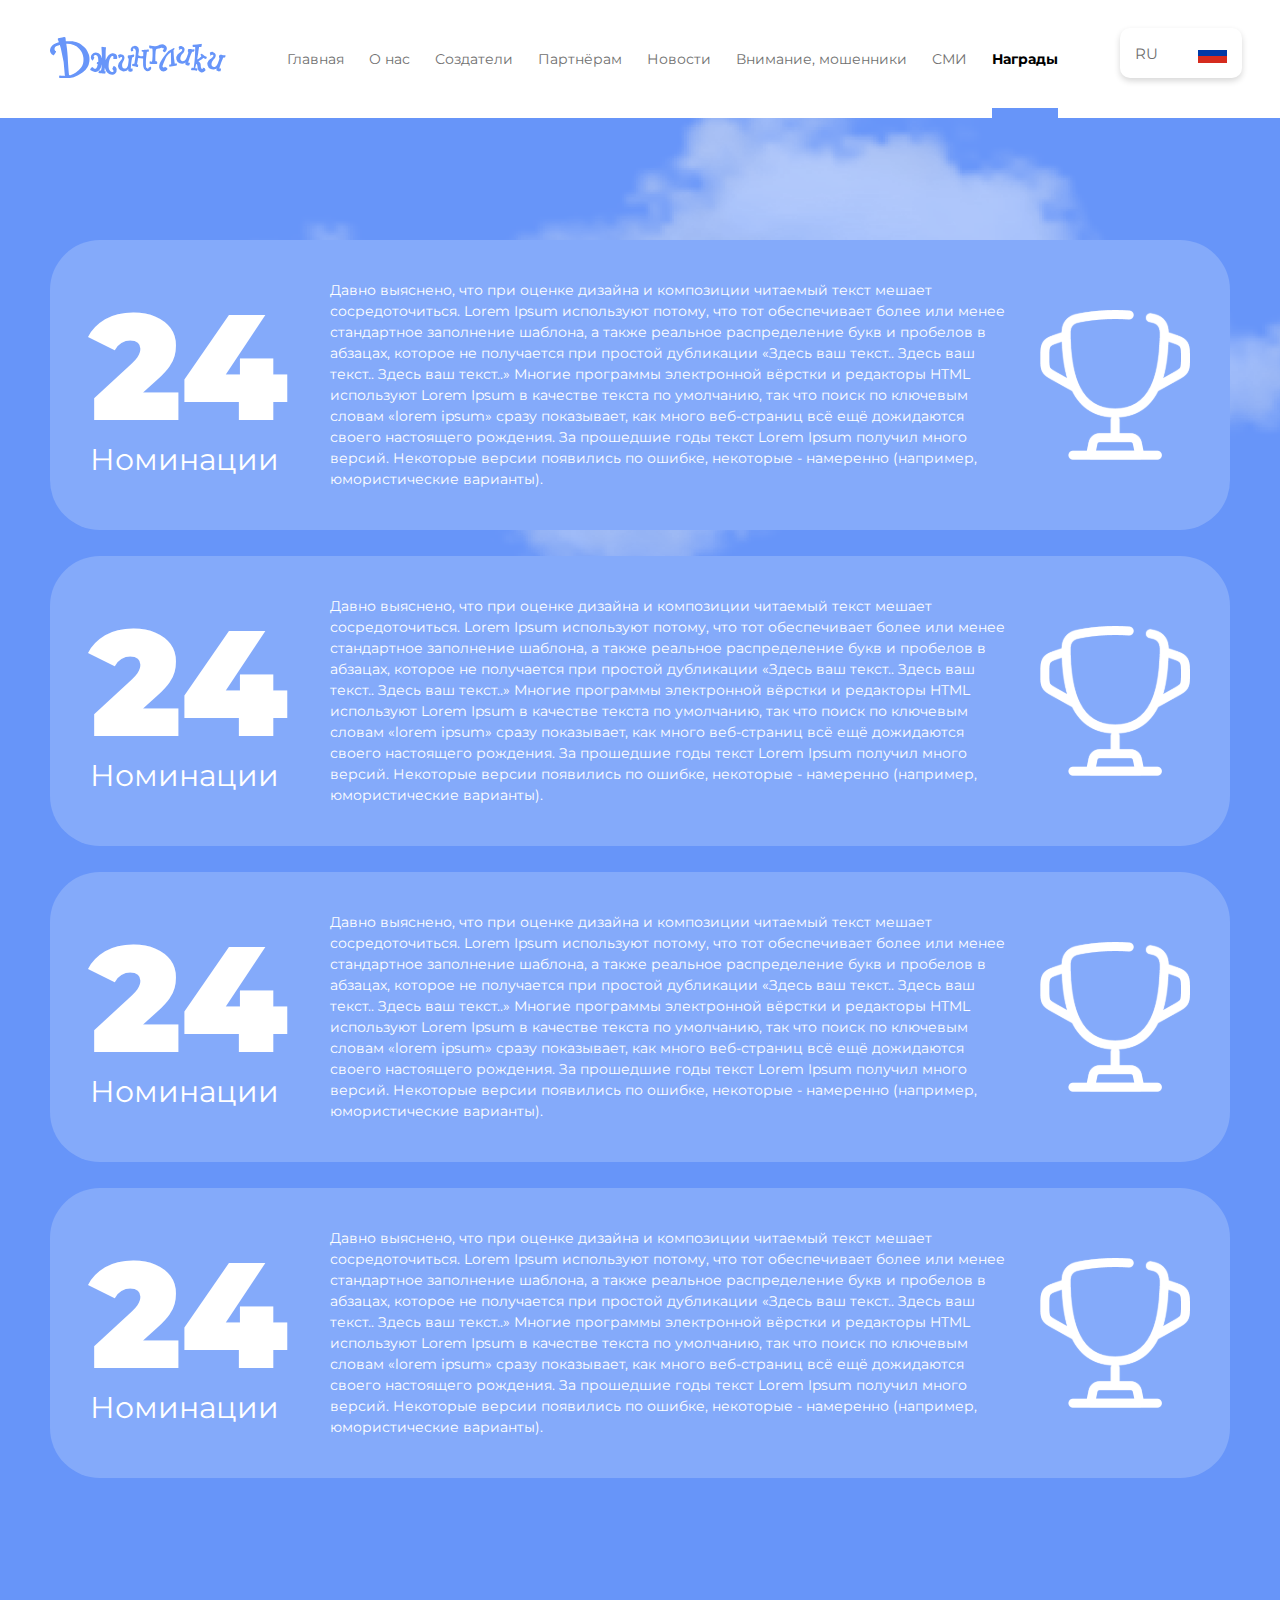
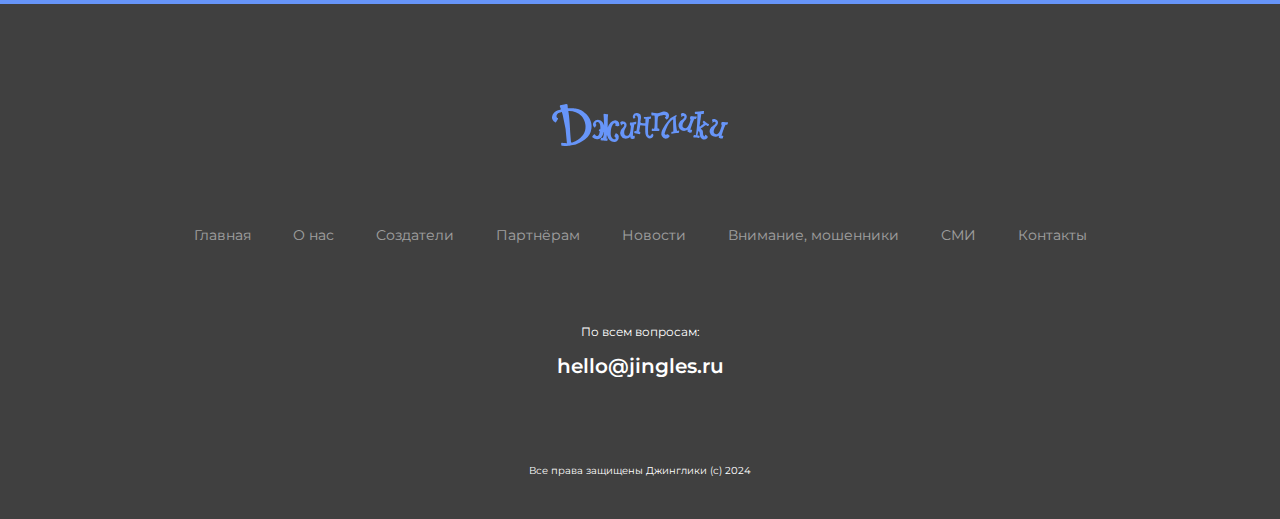
<file: awards.html>
<!DOCTYPE html>
<html lang="en">
  <head>
    <meta charset="UTF-8" />
    <meta name="viewport" content="width=device-width, initial-scale=1.0" />
    <meta http-equiv="X-UA-Compatible" content="ie=edge" />
    <title>Document</title>
    <meta name="author" content="Yuriy Zudikhin https://t.me/Zudihin"/>
    <link rel="stylesheet" href="css/slick.css">
    <link rel="stylesheet" href="css/style.css" />    
  </head>

  <body>

    <header class="header">
      <div class="container">
        <div class="header_block">
          <a class="header_block_logo" href="#">
            <svg xmlns="http://www.w3.org/2000/svg" xmlns:xlink="http://www.w3.org/1999/xlink" width="175.748" height="41.719" viewBox="0 0 175.748 41.719">
              <defs>
                <clipPath id="clip-path">
                  <rect id="Прямоугольник_15" data-name="Прямоугольник 15" width="175.748" height="41.719" fill="#6795f9"/>
                </clipPath>
              </defs>
              <g id="Сгруппировать_13" data-name="Сгруппировать 13" clip-path="url(#clip-path)">
                <path id="Контур_158" data-name="Контур 158" d="M365,29.646a3.231,3.231,0,0,1,1.285.431c.6.448.638,1.112-.745,1.662-.313.125.922,2.239,1.445,2.327.913.154,1.957-1.3,2.236-1.989a4.233,4.233,0,0,0-1.5-5.072,5.1,5.1,0,0,0-3.908-.791,7.876,7.876,0,0,0-2.766,1.013,6.338,6.338,0,0,1-3.473.8,19.1,19.1,0,0,1-3.923-.507c-.394-.1-.793-.178-1.194-.242s-.544.066-.538.47c.007.464.032.929.076,1.391.081.844.085.983,1.138,1.043.435.025.872.017,1.307.043.324.019.5.078.614.229a3.81,3.81,0,0,1,.175.851c.034.8.076,1.6.1,2.4a71.274,71.274,0,0,1-.249,7.664c-.019.158-.038.316-.058.474a3.386,3.386,0,0,1-.422,1.594c-.054,0-.106,0-.163,0a2.115,2.115,0,0,1-.657-.091,2.976,2.976,0,0,0-1.135-.244,1.323,1.323,0,0,0-.209.76q-.05.251-.086.5a1.1,1.1,0,0,0-.046.364c-.006.049-.013.1-.019.148-.048.417.05.566.454.649a5.7,5.7,0,0,0,1.076.148c1.115.01,2.23.01,3.345.008a14.022,14.022,0,0,0,1.644-.006c.263-.032.883-.063,1.054-.249a.4.4,0,0,0,.074-.256q.022-.436.044-.873a1.812,1.812,0,0,0-.017-.47.934.934,0,0,0-.9-.715,2.072,2.072,0,0,1-.517.017.658.658,0,0,1-.45-.568c-.05-.36.041-.748.02-1.117-.026-.45-.02-.9-.024-1.354a69.016,69.016,0,0,1,.294-6.9,4.263,4.263,0,0,1,.531-1.988,1.531,1.531,0,0,1,.361-.377,3.769,3.769,0,0,0,.714-.189,4.84,4.84,0,0,1,1.292-.354,10.455,10.455,0,0,0,1.457-.3c.847-.153.928-.5,2.265-.347" transform="translate(-252.739 -18.765)" fill="#6795f9" fill-rule="evenodd"/>
                <path id="Контур_159" data-name="Контур 159" d="M405.084,54.932a.371.371,0,0,0-.177-.284,2.389,2.389,0,0,0-.785.1c-.37.052-.745.14-1.12.224a.988.988,0,0,1-.083-.307c-.2-1.261-.415-2.521-.575-3.787-.163-1.3-.307-2.6-.389-3.9-.115-1.833-.162-3.67-.247-5.5a1.639,1.639,0,0,1,.029-.213c.194-.194.5-.265.653-.541a1,1,0,0,0,.189-.661,1.137,1.137,0,0,0,.027-.26.419.419,0,0,0-.58-.434,3.6,3.6,0,0,0-.448.166,19.588,19.588,0,0,0-7.34,5.387,44.711,44.711,0,0,0-5.512,8.13,11.266,11.266,0,0,0-1.33,3.664,5.487,5.487,0,0,0,.565,3.673,4.634,4.634,0,0,0,5.662,1.886,3.494,3.494,0,0,0,1.738-1.4c.013-.017.027-.032.039-.05a.388.388,0,0,0,.054-.114c.038-.07.076-.139.109-.214.392-.876-.977-1.6-1.561-1.935a4.818,4.818,0,0,0-.623-.342c-.332-.127-.224-.17-.505.075-.215.187-.23.391-.5.493a1.185,1.185,0,0,1-.8-.089,1.921,1.921,0,0,1-.791-.693.754.754,0,0,1-.112-.219.884.884,0,0,1,0-.368,7.074,7.074,0,0,1,.425-1.382c.7-1.907,1.413-3.806,2.269-5.649.33-.71.717-1.392,1.062-2.092a9.617,9.617,0,0,1,1.307-1.721,14.813,14.813,0,0,1,2.345-2.326c.189-.144.6-.546.864-.54.1,0,.178.064.214.223a2.615,2.615,0,0,1-.006.805.128.128,0,0,1-.029-.022c0,2.4-.04,4.909.109,7.27.02,1.105.048,2.21.063,3.316v.011c-.005.085-.011.161-.019.217-.388.235-.541.153-.918.275-.718.242-.961.04-.97.429-.08.069-.08.174-.05.39q.058.41.13.817c.089.5.3.623.8.457.234-.078.467-.161.7-.223a18.825,18.825,0,0,1,3.222-.492c.723-.059,1.448-.094,2.173-.14.343-.022.432-.083.515-.415.109-.437.209-.875.3-1.316.047-.237.037-.326-.1-.388" transform="translate(-278.151 -28.256)" fill="#6795f9" fill-rule="evenodd"/>
                <path id="Контур_160" data-name="Контур 160" d="M306.63,52.82a.645.645,0,0,0-.369-.51l-.005,0c-.2-.146-1.251.354-1.448.483a2.7,2.7,0,0,0-.645.585,1.242,1.242,0,0,0-.2.262c-.06.139-.1.286-.147.429-.03.093-.052.241-.135.3a.282.282,0,0,1-.116.045c-.764-.212-1.931-.843-2.024-2.017,0-.033,0-.067,0-.1s-.006-.09-.01-.136c0-.021,0-.041,0-.06a3.168,3.168,0,0,1,0-.557,7.208,7.208,0,0,0,0-1.122c-.033-.624-.066-1.248-.076-1.873-.021-1.329.048-2.659.16-3.982.082-.979.194-1.956.32-2.931a28.8,28.8,0,0,0,.393-3h0a4.759,4.759,0,0,1,.063-.777c.088-.421.122-.446.542-.472q.5-.031,1-.041a.337.337,0,0,0,.384-.326c.049-.491.1-.982.137-1.474a.565.565,0,0,0-.011-.137h0a.046.046,0,0,1,.005.019.155.155,0,0,0,0-.016l.009.007a.077.077,0,0,0-.013-.065.284.284,0,0,0-.159-.232.7.7,0,0,0-.367-.061c-.144.008-.284.043-.428.057l-.51.05-.885.087-.98.1-.793.078c-.106.01-.217.032-.324.032a6.433,6.433,0,0,0-.806.112,6.65,6.65,0,0,1-.956-.044,4.037,4.037,0,0,0-.4-.021,1.118,1.118,0,0,0-.382.09.2.2,0,0,0-.053.026.173.173,0,0,0-.034.037l0,0c-.079.053-.107.157-.106.335,0,.261.032.522.035.784a.385.385,0,0,0,.288.39,1.808,1.808,0,0,0,.468.07c.243.011.486,0,.773,0,.012.2.032.372.03.541-.017,1.133-.035,2.265-.06,3.4-.005.222,0,.383-.008.5a9.57,9.57,0,0,1-3.5-.125c-.134-.037-.268-.071-.4-.1-.2-.1-.385-.225-.571-.333a2.039,2.039,0,0,0-.193-.1,1.614,1.614,0,0,1-.262-.539c0-.021-.006-.041-.01-.062.036-.237.07-.475.091-.714.1-1.113.48-2.1.521-3.216a6.344,6.344,0,0,0-.6-3.393,4.4,4.4,0,0,0-4.075-1.617,3.735,3.735,0,0,0-3.436,2.8,3.484,3.484,0,0,0,.25,2.39c.311.511.589.517,1.086.238a3.087,3.087,0,0,0,1.246-1.1.229.229,0,0,0,.041-.144c-.39-.315-.694-.784-.35-1.249.622-.84,1.859.073,2.3.648a.84.84,0,0,1,.163.3,7.534,7.534,0,0,1,.312,1.568c0,.477-.017.954-.049,1.431s-.074.93-.117,1.393c-.1,1.113-.224,2.225-.377,3.332-.17,1.231-.352,2.46-.537,3.689a16.327,16.327,0,0,1-.274,1.738c-.062.235-.211.968-.44,1.043a.251.251,0,0,1-.127,0c-.239-.047-.464-.151-.7-.193a.726.726,0,0,0-.676.175.858.858,0,0,0-.112.177,2.648,2.648,0,0,0-.359,1.478c.093.329.481.318.775.369.884.155,1.771.3,2.642.517a11.855,11.855,0,0,1,1.36.414c.251.1.654.274.917.125.2-.112.271-.423.3-.7.034-.171.029-.389.048-.511a3.112,3.112,0,0,0,.071-1.041c-.029-.166-.714-.219-.851-.244l-.121-.023a2.368,2.368,0,0,1,.016-1.5,3.531,3.531,0,0,0,.15-.459,19.336,19.336,0,0,1,.428-2.377,15.461,15.461,0,0,1,.368-2.042,22.05,22.05,0,0,0,4.952.491c0,.217,0,.388,0,.559-.005,1.83-.041,3.66,0,5.489a12.464,12.464,0,0,0,.3,2.326,5.947,5.947,0,0,0,1.623,3.028,3.781,3.781,0,0,0,4.843.44,3.41,3.41,0,0,0,1.222-1.739,2.283,2.283,0,0,0-.027-1.485c0-.012,0-.024,0-.035" transform="translate(-205.561 -22.609)" fill="#6795f9" fill-rule="evenodd"/>
                <path id="Контур_161" data-name="Контур 161" d="M38.913,17.846a17.739,17.739,0,0,0-1.691-3.969,16.956,16.956,0,0,0-2.543-3.4,18.334,18.334,0,0,0-3.056-2.541,1.455,1.455,0,0,1,.165.106A20.47,20.47,0,0,0,27.4,5.57c-.3-.129-1.269-.481-1.579-.576a20.788,20.788,0,0,0-2.3-.593,4.592,4.592,0,0,0-.86-.052c-1.678-.129-4.586-.247-6.786-.175a.586.586,0,0,1-.063-.2,3.032,3.032,0,0,1-.058-.361c-.052-.685-.094-1.371-.154-2.056a4.656,4.656,0,0,0-.139-.848A.73.73,0,0,0,15.24.353a.064.064,0,0,0-.019-.025h-.005A.733.733,0,0,0,15.028.22,1.394,1.394,0,0,0,13.768.08h0c-.106.026-.208.056-.306.088l-.23.062a1.561,1.561,0,0,0-.155.057.724.724,0,0,1-.3.081,1.734,1.734,0,0,0-.232.006l.014,0c-.037,0-.092.009-.155.018h0a2.41,2.41,0,0,0-.57.15c-.166.031-.331.11-.486.151-.194.052-.4.074-.6.11q-.6.112-1.206.237a4.321,4.321,0,0,1-.714.033c-.063.02-.335.082-.4.1-.1.088-.2.181-.3.262a.955.955,0,0,0-.134.127.653.653,0,0,0-.191.359c0,.02,0,.041,0,.062a.877.877,0,0,0-.006.109c0,.044,0,.088.008.132,0,.012,0,.023,0,.034a2.725,2.725,0,0,0,.125.5c.049.149.108.294.171.438.014.033.024.068.038.1.121.276.23.538.334.8.1.281.2.566.32.838.022.061.044.12.066.182a.5.5,0,0,1,.064.153c-.125.039-.154.056-.276.094-.9.284-1.812.531-2.694.862A10.247,10.247,0,0,0,1.975,8.77,6.676,6.676,0,0,0,.011,12.994a5,5,0,0,0,.267,2.028A5.91,5.91,0,0,0,1.329,16.7a4.65,4.65,0,0,0,.4.437c.1.09.2.173.3.254a7.862,7.862,0,0,0,.954.628c.28.156.585.4.9.168a3.594,3.594,0,0,0,.567-.883c.146-.225.306-.442.444-.672a10.173,10.173,0,0,0,1.179-1.914c.2-.656-.607-.705-.948-1.044a2.142,2.142,0,0,1-.57-1.107,3.038,3.038,0,0,1,.611-2.445C6.2,8.834,8.033,8.575,9.5,7.973c.043-.017.088-.032.135-.046l.191.04a10.192,10.192,0,0,1,.306,1.071l.669,2.3a123.847,123.847,0,0,1,4.086,27.556q-.4-.006-.8-.023c-.47-.02-.952-.079-1.424-.058-.886-.093-1.772-.191-2.658-.289-.644-.072-.909.122-.888.768A11.553,11.553,0,0,0,9.332,41c.077.418.265.554.691.592a30.033,30.033,0,0,0,4.949.039c.785-.059,1.571-.116,2.353-.21.693-.083,1.384-.2,2.069-.329,1-.194,2-.42,3-.625a2.736,2.736,0,0,1,.428-.021l1.59-.495c.092-.181.282-.2.444-.267,1.077-.413,2.138-.864,3.176-1.369a27.261,27.261,0,0,0,4.8-2.966,17.738,17.738,0,0,0,4.58-5.128A15.487,15.487,0,0,0,39.377,24.4a15.948,15.948,0,0,0,.047-3.913,16.835,16.835,0,0,0-.511-2.642m-7.3-2.8a15.255,15.255,0,0,1,1.345,3.575,16.2,16.2,0,0,1,.028,8.033,11.94,11.94,0,0,1-2.05,4.154,22.078,22.078,0,0,1-5.051,4.781c-.814.567-1.739.968-2.548,1.532-.4.177-.82.346-1.264.5q-.259.088-.521.169-.3.095-.606.182c-.335.1-.667.194-1,.282-.41.038-.729.015-.808-.127-.39-.7-1.23-14.3-1.3-15.953-.039-.886-.088-1.771-.154-2.654q-.147-1.991-.323-3.98c-.1-1.093-.2-2.185-.329-3.275-.137-1.168-.3-2.333-.461-3.5-.077-.561-.172-1.119-.258-1.678-.008-.053-.006-.108-.012-.226.316-.005.6-.017.885-.013a18.945,18.945,0,0,1,6.5,1.233,15.458,15.458,0,0,1,5.748,3.873,13.654,13.654,0,0,1,2.182,3.085M9.664,7.919l-.014,0,.014,0m.053.008a.059.059,0,0,0-.024-.017L9.74,7.9a.062.062,0,0,0-.023.03m.067-.043.061-.018,0,.012Z" transform="translate(0 0)" fill="#6795f9" fill-rule="evenodd"/>
                <path id="Контур_162" data-name="Контур 162" d="M514.8,37.113c-.194-.112-.225-.194-.418-.265l-1.306-.888c-.112-.112-.653-.541-.765-.612a7.581,7.581,0,0,0-.775-.694c-.265-.224-.418-.53-.837-.5-.306.041-.541.469-.694.694-.183.183-.7.6-.408.777h0c.019.11.636.587.7.643.329.291.21.389.031.742a2.726,2.726,0,0,1-.868.826q-.507.407-1,.828-.371.315-.735.637c-.185.164-.4.453-.641.514a.684.684,0,0,1-.4-.015.483.483,0,0,1-.148-.087.444.444,0,0,1-.134-.242c.034-.38.177-.831.213-1.072.088-.6.167-1.194.28-1.786l.459-2.877c0-.306.123-.612.153-.959a.268.268,0,0,1-.049.012q.165-1.1.329-2.2c.127-.847.24-1.7.366-2.543.075-.5.1-.523.593-.55.45-.025.9-.046,1.348-.082.357-.029.513-.1.592-.338a.723.723,0,0,0,.061-.318c.026-.188.047-.377.068-.566a2.192,2.192,0,0,0,.061-.538q.046-.46.085-.919c.026-.32-.064-.394-.382-.352s-.657.118-.987.172a55.744,55.744,0,0,1-6.985.593,2.112,2.112,0,0,0-.431.043.481.481,0,0,0-.416.531c.008.421.047.841.07,1.261a.306.306,0,0,0,.147.264c0,.027.006.054.01.081.151.261,1.669.157,2.273.222a.886.886,0,0,1,.047.226,6.717,6.717,0,0,1,.039.783c-.009.9-.016,1.8-.045,2.7-.054,1.683-.107,3.367-.191,5.05-.059,1.173-.156,2.345-.258,3.515-.117,1.345-.233,2.69-.4,4.03-.185,1.519-.419,3.031-.634,4.546a.672.672,0,0,1-.035.066s-.007.006-.009.01l.015-.041a4.48,4.48,0,0,1-.959-.163c-.222-.044-.634-.163-.832-.024a.484.484,0,0,0-.108.107,1.239,1.239,0,0,0-.13.239c-.032.073-.062.147-.094.22a2.754,2.754,0,0,0-.413,1.141l-.175.342a.942.942,0,0,0,.8.364c.941.057,1.887.089,2.82.21.687.089,1.358.3,2.037.461.3.069.367.048.473-.219a10.359,10.359,0,0,0,.349-1.029.246.246,0,0,0-.01-.126,2.005,2.005,0,0,0,.1-.448c.018-.243-.1-.305-.332-.385a.54.54,0,0,0-.359-.032,1.475,1.475,0,0,0-.473-.214c-.089-.023-.178-.045-.269-.061a.813.813,0,0,0-.115-.063,1.175,1.175,0,0,0-.6-.033.285.285,0,0,1-.152-.038h0a44.568,44.568,0,0,1,1.114-4.443c.04-.064.273.3.279.307a2.919,2.919,0,0,1,.723,1.332,14.149,14.149,0,0,1,.224,1.719,12.323,12.323,0,0,0,.3,1.933,4.284,4.284,0,0,0,2.9,3.151,4.075,4.075,0,0,0,4.162-1.123,1.593,1.593,0,0,0,.283-2.164,4.318,4.318,0,0,0-.946-.813c-.075-.052-.131-.116-.221-.118s-.16.135-.247.07a.142.142,0,0,1-.043-.073c-.135-.393-.357-.351-.7-.272a.441.441,0,0,0-.3.158.355.355,0,0,0-.038.208c.01.169.066.333.076.5a.476.476,0,0,1-.186.445.532.532,0,0,1-.3.053c-.106-.005-.212,0-.317,0a2.264,2.264,0,0,1-.5-.517,4.045,4.045,0,0,1-.689-2.572,6.336,6.336,0,0,0-.072-1.249,4.561,4.561,0,0,0-.143-.818,2.522,2.522,0,0,0-.558-1.141,3.118,3.118,0,0,0-.935-.722c-.534-.264-.65-.525-.177-.933a16.513,16.513,0,0,1,1.659-1.107c.634-.426,1.271-.845,1.907-1.268.315-.21.651-.406.948-.639.458-.358.765.089,1.1.395a2,2,0,0,0,.392.306.674.674,0,0,0,.481.079.4.4,0,0,1,.127-.025c.282.02.4.26.594-.047a1.56,1.56,0,0,0,.083-.154.049.049,0,0,0,.019,0,5.123,5.123,0,0,0,.544-1.24.727.727,0,0,0,.037-.213c-.009-.458-.837-.36-1.139-.581m-12.784-9.781v.009a.091.091,0,0,1,0-.009m.012.039h0a1.489,1.489,0,0,0,.509.081,1.489,1.489,0,0,1-.509-.081m-1.653,22.29.041-.1c.035-.044.072-.086.108-.129l-.151.3a.379.379,0,0,1,0-.07" transform="translate(-359.141 -17.504)" fill="#6795f9" fill-rule="evenodd"/>
                <path id="Контур_163" data-name="Контур 163" d="M168.288,42.151a3.232,3.232,0,0,0-.982-.605,4.253,4.253,0,0,0-2.732-.311,6.362,6.362,0,0,0-3.592,2A14.555,14.555,0,0,0,158.24,47.7c-.073.177-.141.355-.21.534.006-.1.019-.2.018-.259-.005-.3,0-.609,0-.914.008-.589.028-1.178.028-1.767,0-2.305-.031-4.489.041-6.794.032-.7.231-1.812.236-2.645a1.73,1.73,0,0,0,.1-.424c.012-.119-.01-.265-.12-.313a2.464,2.464,0,0,0-.6-.048c-.163-.017-.325-.039-.488-.054a9.034,9.034,0,0,1-.9-.149c-.335-.065-.69-.039-1.029-.1a3.368,3.368,0,0,0-.925-.115.642.642,0,0,0-.527.5,1.479,1.479,0,0,0,.028.455c.021.809.085,1.614.157,2.418q.055.894.107,1.789c.008.568,0,1.137.03,1.7.06,1.332.236,2.657.221,3.989,0,.244,0,.489,0,.735l-.035-.087a5.177,5.177,0,0,0-.287-.814,5.308,5.308,0,0,0-.459-1.112,6.451,6.451,0,0,0-1.265-1.806c-.07,0-.128,0-.184,0,.023-.025-.017,0,.185,0a4.924,4.924,0,0,0-2.089-1.453,4.678,4.678,0,0,0-2.019-.53,4.9,4.9,0,0,0-3.958,1.956,4.277,4.277,0,0,0-1.031,2.935,3.719,3.719,0,0,0,1.266,2.73c.623.5.759.307,1.143-.311.309-.5,1.133-1.97,1.128-2-.033-.087-.046-.268-.08-.355-1.915-1.968,1.551-3.768,2.874-1.683a6.281,6.281,0,0,1,.892,2.2,14.683,14.683,0,0,1,.183,3.6c-.007.123-.034.245-.054.386-.146,0-.247,0-.347,0a.884.884,0,0,0-.994.779,3.239,3.239,0,0,0-.087.382c-.07.456.045.643.482.783.108.035.294.045.38.123.186.168.017.428-.029.618-.037.149-.069.3-.1.45-.08.369-.159.737-.256,1.1a4.583,4.583,0,0,1-1.007,2.1,1.842,1.842,0,0,1-2.2.205c-.059-.028-.116-.058-.174-.089q-.2-.183-.379-.383c-.212-.234-.342-.544-.53-.769a.452.452,0,0,0-.548-.134.532.532,0,0,0-.525.082,5.2,5.2,0,0,0-1.491,1.683c-.343.61-.283.846.285,1.246a9.434,9.434,0,0,0,4.192,1.718,4.483,4.483,0,0,0,4.023-1.32,10.069,10.069,0,0,0,1.183-1.5,12.33,12.33,0,0,0,1.694-4.172c.014-.064.011-.126.063-.172a.145.145,0,0,1,.152-.03.082.082,0,0,1,.037.056.3.3,0,0,0-.031.06,1.729,1.729,0,0,0-.063.437c-.01.149-.025.3-.036.448q-.075.495-.15.989c-.112.731-.229,1.461-.363,2.188a5.308,5.308,0,0,1-.481,1.345.7.7,0,0,1-.661.46c-.083-.017-.167-.038-.255-.06a.994.994,0,0,0-.3-.032l-.183-.035a.356.356,0,0,0-.448.249c-.144.413-.284.829-.423,1.244-.109.326-.453.847.069.928l1.273.2c.3.047.6.093.907.125.6.063,1.2.054,1.795.117q.645.069,1.292.124c.254.022.74.162.964-.019.453.052.467-.092.613-1.534,0-.265.153-.5.081-.683a.808.808,0,0,0-.358-.07l0-.011-.464-.033-.064-.12a.671.671,0,0,1-.082.1.262.262,0,0,1-.241-.194.536.536,0,0,1,.016-.1c.112-.347.153.194.194-.806a7.448,7.448,0,0,1,.153-1.836,3.048,3.048,0,0,0,.039-.457.393.393,0,0,0,.038-.027c.03.038.056.058.063.083.037.125.07.252.1.379a9.442,9.442,0,0,0,2.656,4.714,6.453,6.453,0,0,0,4.775,1.786,4.736,4.736,0,0,0,2.571-.918,4.9,4.9,0,0,0,1.653-4.448c-.041-.694-.112-.428-.112-.734a.26.26,0,0,0-.049-.149,4.176,4.176,0,0,0-.532-.963c-.153-.194-.571-.765-.765-.765l-.012,0a2.472,2.472,0,0,0-.774-.539c-.29-.2-.56-.326-.7-.24a.665.665,0,0,0-.227.3c-.2.393-.382.792-.572,1.187l-.289.6a4.242,4.242,0,0,0-.257.577q-.022.074-.04.149a.418.418,0,0,0,.109.432c.117.1.255.184.37.293a2.391,2.391,0,0,1,.584.864,2.272,2.272,0,0,1,.091.291,1.161,1.161,0,0,1-.026.737,1.237,1.237,0,0,1-1.313.616,2.523,2.523,0,0,1-.909-.342c-.274-.173-.544-.353-.828-.507l-.051-.029a2.274,2.274,0,0,1-.225-.214,2.744,2.744,0,0,1-.8-1.124,8.209,8.209,0,0,1-.567-1.877,10.905,10.905,0,0,1-.164-1.166c.007-.628.037-1.257.044-1.885a16.592,16.592,0,0,1,.516-3.833,11.343,11.343,0,0,1,1.6-3.74c.532-.774,1.417-1.846,2.35-.989a1.358,1.358,0,0,1,.407.582c.179.588-1.024,1.3-.151,1.734l.023.01a.625.625,0,0,0,.093.071.127.127,0,0,1-.044-.05,4.305,4.305,0,0,0,1.585.408,4.375,4.375,0,0,0,.867-.034,5.006,5.006,0,0,0,.541-.087,1.419,1.419,0,0,0,.433-.208.429.429,0,0,0,.238-.2.544.544,0,0,0,.019-.055c0,.018,0,.037,0,.055l.081-.347c.031-1.612-.122-2.8-1.346-3.907m.439,14.042c0-.006,0-.011,0-.017l.022.027-.024-.01m-.635-1.05-.046-.054-.067-.08a.732.732,0,0,1,.113.134M169.517,44.9l.007.021c0,.087,0,.159.005.195,0,.009,0,.018,0,.027,0-.081-.009-.162-.013-.243" transform="translate(-102.412 -24.878)" fill="#6795f9" fill-rule="evenodd"/>
                <path id="Контур_164" data-name="Контур 164" d="M256,75.428c-.634-.422-1.022.066-1.785.064.008-.841.054-1.712.13-2.555l.24-2.473a.5.5,0,0,0-.043.06l.006-.055c.109-.552.16-1.127.266-1.685.057-.553.18-1.176.228-1.718l.308-1.654c.012-.194.046-.39.076-.585.047-.138.095-.276.147-.411a3.682,3.682,0,0,1,.17-.4.329.329,0,0,1,.242-.165,3,3,0,0,1,.709-.063.881.881,0,0,0,.547-.329,1.3,1.3,0,0,0,.289-.648,3.85,3.85,0,0,0,.036-.717c0-.2.044-.542-.078-.712a.405.405,0,0,0-.295-.136,3.732,3.732,0,0,0-1.336.278,6.538,6.538,0,0,1-1.074.191c-.9.09-1.8.158-2.684.333a1.934,1.934,0,0,0-.5.152.711.711,0,0,0-.421.589c-.014.224-.008.449,0,.673.008.242.022.483.047.724a.974.974,0,0,0,.076.4,1.02,1.02,0,0,0,.216.2,1.679,1.679,0,0,1,.561,1.092,2.909,2.909,0,0,1,.006.642,3.653,3.653,0,0,0-.065.572,6.363,6.363,0,0,1-.1,1.12c-.1.856-.175,1.715-.316,2.565-.061.365-.133.728-.222,1.087a5.852,5.852,0,0,1-1.219,2.54,1.547,1.547,0,0,0-.272.236l-.054.063a2.948,2.948,0,0,1-3.032.286,2.688,2.688,0,0,1-1.225-1.963,6.74,6.74,0,0,1,.112-2.72,9.1,9.1,0,0,1,.446-1.155,13.619,13.619,0,0,1,.994-1.994,4.773,4.773,0,0,0,.643-1.964,3.355,3.355,0,0,0-.021-.97l0,0c.028.008.038.041.042.069.017.1.04.654.07.824a3.507,3.507,0,0,0-.083-1.342,3.67,3.67,0,0,0-.179-.676,2.306,2.306,0,0,0-.547-.828,2.159,2.159,0,0,0-.176-.247,2.831,2.831,0,0,0-1.942-.871c-.044-.007-.087-.016-.131-.021s-.093-.008-.14-.012c-.053-.03-.106-.06-.159-.092a1.06,1.06,0,0,0-.738-.145,4.405,4.405,0,0,0-1.171.3,3.477,3.477,0,0,0-.893.557,1,1,0,0,0-.118,1.186,1.11,1.11,0,0,1,.178.354c.01.058.011.13.063.158a.154.154,0,0,0,.072.013l.551.009c-.034.147-.2.218-.3.329a.611.611,0,0,0-.107.552c.046.186.192.586.417.611a.4.4,0,0,0,.258-.088c.62-.418.9-1.141,1.731-1.174.474-.019.93.016,1.078.539a2.026,2.026,0,0,1-.193,1.346c-.059.1-.118.191-.167.291a1.393,1.393,0,0,0-.077.182c-.032.054-.063.108-.1.161-.228.253-.582.818-.8,1.045a14.015,14.015,0,0,0-.968,1.09c-.29.386-.606.77-.861,1.185-.1.151-.191.3-.277.464a5.537,5.537,0,0,0,3.968,8.062,6.07,6.07,0,0,0,3.082-.325,11.886,11.886,0,0,0,1.581-.848c.341-.195.623-.727.96-.821.068.633-.216,1.485.342,1.975.261.229.5.082.794.124.327.047.651.242,1,.31a1.84,1.84,0,0,0,.28.04,1.341,1.341,0,0,0,.76-.24,2.824,2.824,0,0,1,.823-.247c.321-.083.35-.126.339-.45a6.834,6.834,0,0,0-.045-.765A6.328,6.328,0,0,0,256,75.428m-1.891.653c-.006,0-.012,0-.018,0s.012,0,.018,0m-.04-.121h0c.009-.011.034,0,.055-.077-.021.074-.046.066-.055.077m1.079-.475a2.483,2.483,0,0,0-1,.154,1.442,1.442,0,0,1-.02.2,1.41,1.41,0,0,0,.02-.2,2.485,2.485,0,0,1,1-.154" transform="translate(-173.401 -43.711)" fill="#6795f9" fill-rule="evenodd"/>
                <path id="Контур_165" data-name="Контур 165" d="M463.5,38.435c.077-.124.155-.248.237-.367a3.7,3.7,0,0,1,.257-.353.328.328,0,0,1,.273-.106,3.025,3.025,0,0,1,.705.1.88.88,0,0,0,.607-.2,1.3,1.3,0,0,0,.429-.565,3.869,3.869,0,0,0,.2-.69c.042-.192.166-.517.086-.711a.4.4,0,0,0-.256-.2,3.726,3.726,0,0,0-1.364-.033,6.522,6.522,0,0,1-1.089-.058c-.895-.116-1.788-.255-2.69-.285a1.933,1.933,0,0,0-.521.034.711.711,0,0,0-.544.479c-.065.214-.11.435-.153.655-.046.237-.088.476-.118.716a.977.977,0,0,0-.018.411,1.02,1.02,0,0,0,.166.242,1.678,1.678,0,0,1,.3,1.191,2.877,2.877,0,0,1-.139.626,3.718,3.718,0,0,0-.193.543,6.332,6.332,0,0,1-.349,1.069c-.288.812-.559,1.631-.89,2.427-.142.342-.294.679-.463,1.008a5.852,5.852,0,0,1-1.763,2.2,1.535,1.535,0,0,0-.318.168l-.051.037a2.942,2.942,0,0,1-3.034-.4,2.688,2.688,0,0,1-.748-2.19,6.74,6.74,0,0,1,.727-2.624,9.118,9.118,0,0,1,.7-1.023,13.644,13.644,0,0,1,1.421-1.717,4.776,4.776,0,0,0,1.073-1.767,3.354,3.354,0,0,0,.2-.949l0,0c.025.014.027.048.026.076-.006.1-.109.646-.119.818a3.5,3.5,0,0,0,.224-1.325,3.683,3.683,0,0,0-.021-.7,2.309,2.309,0,0,0-.344-.931,2.186,2.186,0,0,0-.115-.28,2.829,2.829,0,0,0-1.694-1.289c-.041-.017-.081-.035-.123-.051s-.089-.029-.134-.044q-.068-.061-.134-.126a1.059,1.059,0,0,0-.687-.309,4.4,4.4,0,0,0-1.208.024,3.469,3.469,0,0,0-1,.34,1,1,0,0,0-.384,1.128,1.109,1.109,0,0,1,.093.385c0,.059-.018.129.026.168a.153.153,0,0,0,.067.029l.534.134c-.066.135-.241.167-.365.253a.61.61,0,0,0-.23.514c0,.192.054.615.268.69a.4.4,0,0,0,.271-.027c.7-.266,1.137-.907,1.952-.751.466.089.9.227.928.77a2.027,2.027,0,0,1-.494,1.267c-.079.079-.158.159-.229.245a1.383,1.383,0,0,0-.116.16c-.043.046-.086.091-.13.136-.279.194-.752.664-1.017.836a14.015,14.015,0,0,0-1.19.842c-.37.31-.765.612-1.107.959-.129.125-.255.253-.375.389a5.537,5.537,0,0,0,2.035,8.752,6.067,6.067,0,0,0,3.076.383A11.852,11.852,0,0,0,456.2,49.1c.376-.112.771-.566,1.121-.582-.078.632-.547,1.4-.115,2,.2.282.466.192.745.3.307.119.579.384.9.529a1.821,1.821,0,0,0,.263.1,1.34,1.34,0,0,0,.794-.062,2.839,2.839,0,0,1,.858-.054c.332-.008.37-.043.433-.362a6.8,6.8,0,0,0,.129-.755,6.316,6.316,0,0,0,.332-1.334c-.521-.554-1.01-.168-1.753-.342.2-.817.441-1.655.707-2.459l.795-2.354a.485.485,0,0,0-.056.049l.018-.052c.232-.512.411-1.062.642-1.581.181-.525.442-1.1.612-1.622l.675-1.541c.056-.187.133-.369.206-.552M460.8,48.8a.815.815,0,0,1-.4.3.815.815,0,0,0,.4-.3m-1.134.3s-.012,0-.016-.008c0-.028,0-.049,0-.065,0,.016,0,.037,0,.065C459.657,49.092,459.664,49.093,459.668,49.1Zm0-.131a.058.058,0,0,0,.031-.017.058.058,0,0,1-.031.017m.391-.3c.088,0,.181,0,.272,0-.091,0-.184,0-.272,0s-.172.008-.247.013a.856.856,0,0,1-.1.256.856.856,0,0,0,.1-.256c.075-.005.159-.01.247-.013" transform="translate(-321.737 -22.921)" fill="#6795f9" fill-rule="evenodd"/>
                <path id="Контур_166" data-name="Контур 166" d="M576.864,56.207a.407.407,0,0,0-.256-.2,3.732,3.732,0,0,0-1.364-.032,6.552,6.552,0,0,1-1.089-.058c-.895-.116-1.788-.255-2.69-.285a1.944,1.944,0,0,0-.521.034.712.712,0,0,0-.545.479c-.064.214-.11.435-.153.655-.047.237-.088.476-.118.716a.976.976,0,0,0-.018.411,1.02,1.02,0,0,0,.166.242,1.679,1.679,0,0,1,.3,1.19,2.9,2.9,0,0,1-.139.627,3.683,3.683,0,0,0-.193.543,6.344,6.344,0,0,1-.349,1.069c-.288.812-.559,1.63-.889,2.426-.142.342-.294.68-.463,1.009a5.847,5.847,0,0,1-1.763,2.2,1.561,1.561,0,0,0-.318.168l-.051.037a2.943,2.943,0,0,1-3.034-.4,2.687,2.687,0,0,1-.747-2.19,6.731,6.731,0,0,1,.727-2.623,9.06,9.06,0,0,1,.7-1.023,13.624,13.624,0,0,1,1.421-1.717,4.771,4.771,0,0,0,1.072-1.767,3.36,3.36,0,0,0,.2-.949l0,0c.025.013.027.048.026.076-.006.1-.11.646-.119.819a3.5,3.5,0,0,0,.224-1.326,3.671,3.671,0,0,0-.021-.7,2.3,2.3,0,0,0-.344-.93,2.155,2.155,0,0,0-.115-.28,2.83,2.83,0,0,0-1.694-1.289c-.041-.017-.081-.035-.123-.051s-.089-.029-.134-.044q-.067-.061-.134-.126a1.059,1.059,0,0,0-.686-.309,4.41,4.41,0,0,0-1.208.025,3.462,3.462,0,0,0-1,.34,1,1,0,0,0-.384,1.128,1.109,1.109,0,0,1,.093.385c0,.059-.018.129.026.169a.155.155,0,0,0,.067.028l.534.134c-.066.135-.241.167-.365.253a.61.61,0,0,0-.23.514c0,.192.054.615.268.69a.4.4,0,0,0,.271-.027c.7-.266,1.137-.907,1.952-.751.466.089.9.227.928.77a2.028,2.028,0,0,1-.494,1.267c-.079.08-.158.159-.229.245a1.389,1.389,0,0,0-.116.16c-.043.046-.086.092-.13.136-.279.194-.753.664-1.017.836a14.086,14.086,0,0,0-1.191.843c-.37.311-.765.613-1.107.959-.129.125-.255.253-.376.389a5.538,5.538,0,0,0,2.035,8.752,6.069,6.069,0,0,0,3.075.382,11.808,11.808,0,0,0,1.732-.467c.376-.112.772-.566,1.121-.581-.078.632-.547,1.4-.115,2,.2.283.466.193.745.3.308.119.579.383.9.529a1.844,1.844,0,0,0,.263.1,1.344,1.344,0,0,0,.794-.062,2.829,2.829,0,0,1,.858-.054c.332-.007.369-.043.433-.362a6.871,6.871,0,0,0,.129-.755,6.343,6.343,0,0,0,.332-1.334c-.521-.555-1.01-.168-1.753-.342.2-.817.442-1.655.707-2.46l.795-2.354a.524.524,0,0,0-.056.049l.019-.052c.232-.513.411-1.062.642-1.581.182-.526.442-1.1.612-1.622l.675-1.541c.056-.187.134-.369.207-.553.077-.124.155-.248.237-.367a3.647,3.647,0,0,1,.257-.354.328.328,0,0,1,.273-.106,3,3,0,0,1,.7.1.882.882,0,0,0,.607-.2,1.3,1.3,0,0,0,.429-.566,3.86,3.86,0,0,0,.2-.69c.042-.192.166-.517.086-.711m-5.888,13.549h0a.965.965,0,0,0,.347-.224.965.965,0,0,1-.347.224m-.739,0c-.005,0-.012,0-.016-.008s0-.031,0-.044c0,.012,0,.026,0,.044S570.232,69.754,570.237,69.758Zm.662-.433a1.411,1.411,0,0,1,.5.094,1.411,1.411,0,0,0-.5-.094,4.689,4.689,0,0,0-.519.013c-.067.243-.111.278-.136.287a.084.084,0,0,0-.019.007.079.079,0,0,1,.019-.007c.025-.008.069-.044.136-.287a4.761,4.761,0,0,1,.519-.013" transform="translate(-401.142 -37.759)" fill="#6795f9" fill-rule="evenodd"/>
              </g>
            </svg>
          </a>
          <ul>
            <li>
              <a href="#">Главная</a>
            </li>
            <li>
              <a href="#">О нас</a>
            </li>
            <li>
              <a href="#">Создатели</a>
            </li>
            <li>
              <a href="#">Партнёрам</a>
            </li>
            <li>
              <a href="#">Новости</a>
            </li>
            <li>
              <a href="#">Внимание, мошенники</a>
            </li>
            <li>
              <a href="#">СМИ</a>
            </li>
            <li class="current_page_item">
              <a href="#">Награды</a>
            </li>
          </ul>
          <div class="header_block_switcher">
            <div class="header_block_switcher_wrap">
              <div class="header_block_switcher_wrap_lang">
                <span>ru</span>
                <img src="img/header/ru.svg">
              </div>
              <div class="header_block_switcher_wrap_list">
                <a href="#" class="header_block_switcher_wrap_list_item">
                  <span>en</span>
                  <img src="img/header/ru.svg">
                </a>
                <a href="#" class="header_block_switcher_wrap_list_item">
                  <span>kz</span>
                  <img src="img/header/ru.svg">
                </a>
              </div>
            </div>
          </div>
          
          <div class="header_block_burger">
            <span></span>
            <span></span>
            <span></span>
          </div>
        </div>
      </div>
      <div class="header_drop">
        <div class="container">
          <div class="header_drop_block">
            <div class="header_drop_block_switcher">
              <div class="header_drop_block_switcher_lang">
                <span>ru</span>
                <img src="img/header/ru.svg">
              </div>
              <div class="header_drop_block_switcher_list">
                <a href="#" class="header_drop_block_switcher_list_item">
                  <span>en</span>
                  <img src="img/header/ru.svg">
                </a>
                <a href="#" class="header_drop_block_switcher_list_item">
                  <span>kz</span>
                  <img src="img/header/ru.svg">
                </a>
              </div>
            </div>
            <ul>
              <li>
                <a href="#">Главная</a>
              </li>
              <li>
                <a href="#">О нас</a>
              </li>
              <li>
                <a href="#">Создатели</a>
              </li>
              <li>
                <a href="#">Партнёрам</a>
              </li>
              <li>
                <a href="#">Новости</a>
              </li>
              <li>
                <a href="#">Внимание, мошенники</a>
              </li>
              <li>
                <a href="#">СМИ</a>
              </li>
            </ul>
            <div class="header_drop_block_question">
              <span>По всем вопросам:</span>
              <a href="mailto:hello@jingles.ru">hello@jingles.ru</a>
            </div>
            <p>Все права защищены Джинглики (с) 2024</p>
          </div>
        </div>
      </div>
    </header>

    <section class="awards_page">
      <img class="awards_page_cloud" src="img/awards/clouds_2.png" alt="">
      <div class="container">
        <div class="awards_page_block">
          <div class="awards_page_block_item">
            <div class="awards_page_block_item_num">
              <span>24</span>
              <p>Номинации</p>
            </div>
            <div class="awards_page_block_item_text">
              <p>Давно выяснено, что при оценке дизайна и композиции читаемый текст мешает сосредоточиться. Lorem Ipsum используют потому, что тот обеспечивает более или менее стандартное заполнение шаблона, а также реальное распределение букв и пробелов в абзацах, которое не получается при простой дубликации «Здесь ваш текст.. Здесь ваш текст.. Здесь ваш текст..» Многие программы электронной вёрстки и редакторы HTML используют Lorem Ipsum в качестве текста по умолчанию, так что поиск по ключевым словам «lorem ipsum» сразу показывает, как много веб-страниц всё ещё дожидаются своего настоящего рождения. За прошедшие годы текст Lorem Ipsum получил много версий. Некоторые версии появились по ошибке, некоторые - намеренно (например, юмористические варианты).</p>
            </div>
            <img src="img/awards/icon.svg" alt="">       
          </div>

          <div class="awards_page_block_item">
            <div class="awards_page_block_item_num">
              <span>24</span>
              <p>Номинации</p>
            </div>
            <div class="awards_page_block_item_text">
              <p>Давно выяснено, что при оценке дизайна и композиции читаемый текст мешает сосредоточиться. Lorem Ipsum используют потому, что тот обеспечивает более или менее стандартное заполнение шаблона, а также реальное распределение букв и пробелов в абзацах, которое не получается при простой дубликации «Здесь ваш текст.. Здесь ваш текст.. Здесь ваш текст..» Многие программы электронной вёрстки и редакторы HTML используют Lorem Ipsum в качестве текста по умолчанию, так что поиск по ключевым словам «lorem ipsum» сразу показывает, как много веб-страниц всё ещё дожидаются своего настоящего рождения. За прошедшие годы текст Lorem Ipsum получил много версий. Некоторые версии появились по ошибке, некоторые - намеренно (например, юмористические варианты).</p>
            </div>
            <img src="img/awards/icon.svg" alt="">
          </div>

          <div class="awards_page_block_item">
            <div class="awards_page_block_item_num">
              <span>24</span>
              <p>Номинации</p>
            </div>
            <div class="awards_page_block_item_text">
              <p>Давно выяснено, что при оценке дизайна и композиции читаемый текст мешает сосредоточиться. Lorem Ipsum используют потому, что тот обеспечивает более или менее стандартное заполнение шаблона, а также реальное распределение букв и пробелов в абзацах, которое не получается при простой дубликации «Здесь ваш текст.. Здесь ваш текст.. Здесь ваш текст..» Многие программы электронной вёрстки и редакторы HTML используют Lorem Ipsum в качестве текста по умолчанию, так что поиск по ключевым словам «lorem ipsum» сразу показывает, как много веб-страниц всё ещё дожидаются своего настоящего рождения. За прошедшие годы текст Lorem Ipsum получил много версий. Некоторые версии появились по ошибке, некоторые - намеренно (например, юмористические варианты).</p>
            </div>
            <img src="img/awards/icon.svg" alt="">
          </div>

          <div class="awards_page_block_item">
            <div class="awards_page_block_item_num">
              <span>24</span>
              <p>Номинации</p>
            </div>
            <div class="awards_page_block_item_text">
              <p>Давно выяснено, что при оценке дизайна и композиции читаемый текст мешает сосредоточиться. Lorem Ipsum используют потому, что тот обеспечивает более или менее стандартное заполнение шаблона, а также реальное распределение букв и пробелов в абзацах, которое не получается при простой дубликации «Здесь ваш текст.. Здесь ваш текст.. Здесь ваш текст..» Многие программы электронной вёрстки и редакторы HTML используют Lorem Ipsum в качестве текста по умолчанию, так что поиск по ключевым словам «lorem ipsum» сразу показывает, как много веб-страниц всё ещё дожидаются своего настоящего рождения. За прошедшие годы текст Lorem Ipsum получил много версий. Некоторые версии появились по ошибке, некоторые - намеренно (например, юмористические варианты).</p>
            </div>
            <img src="img/awards/icon.svg" alt="">
          </div>

        </div>
      </div>
    </section>

    <footer class="footer">
      <div class="container">
        <div class="footer_block">
          <img class="footer_block_logo" src="img/header/logo.svg" alt="">
          <ul>
            <li class="current_page_item">
              <a href="#">Главная</a>
            </li>
            <li>
              <a href="#">О нас</a>
            </li>
            <li>
              <a href="#">Создатели</a>
            </li>
            <li>
              <a href="#">Партнёрам</a>
            </li>
            <li>
              <a href="#">Новости</a>
            </li>
            <li>
              <a href="#">Внимание, мошенники</a>
            </li>
            <li>
              <a href="#">СМИ</a>
            </li>
            <li>
              <a href="#">Контакты</a>
            </li>
          </ul>
          <div class="footer_block_question">
            <span>По всем вопросам:</span>
            <a href="mailto:hello@jingles.ru">hello@jingles.ru</a>
          </div>
          <p>Все права защищены Джинглики (с) 2024</p>
        </div>
      </div>
    </footer>

    <script src="js/jquery-3.6.0.min.js"></script>
    <script src="js/slick.js"></script>
    <script src="js/main.js"></script>

  </body>
</html>
</file>
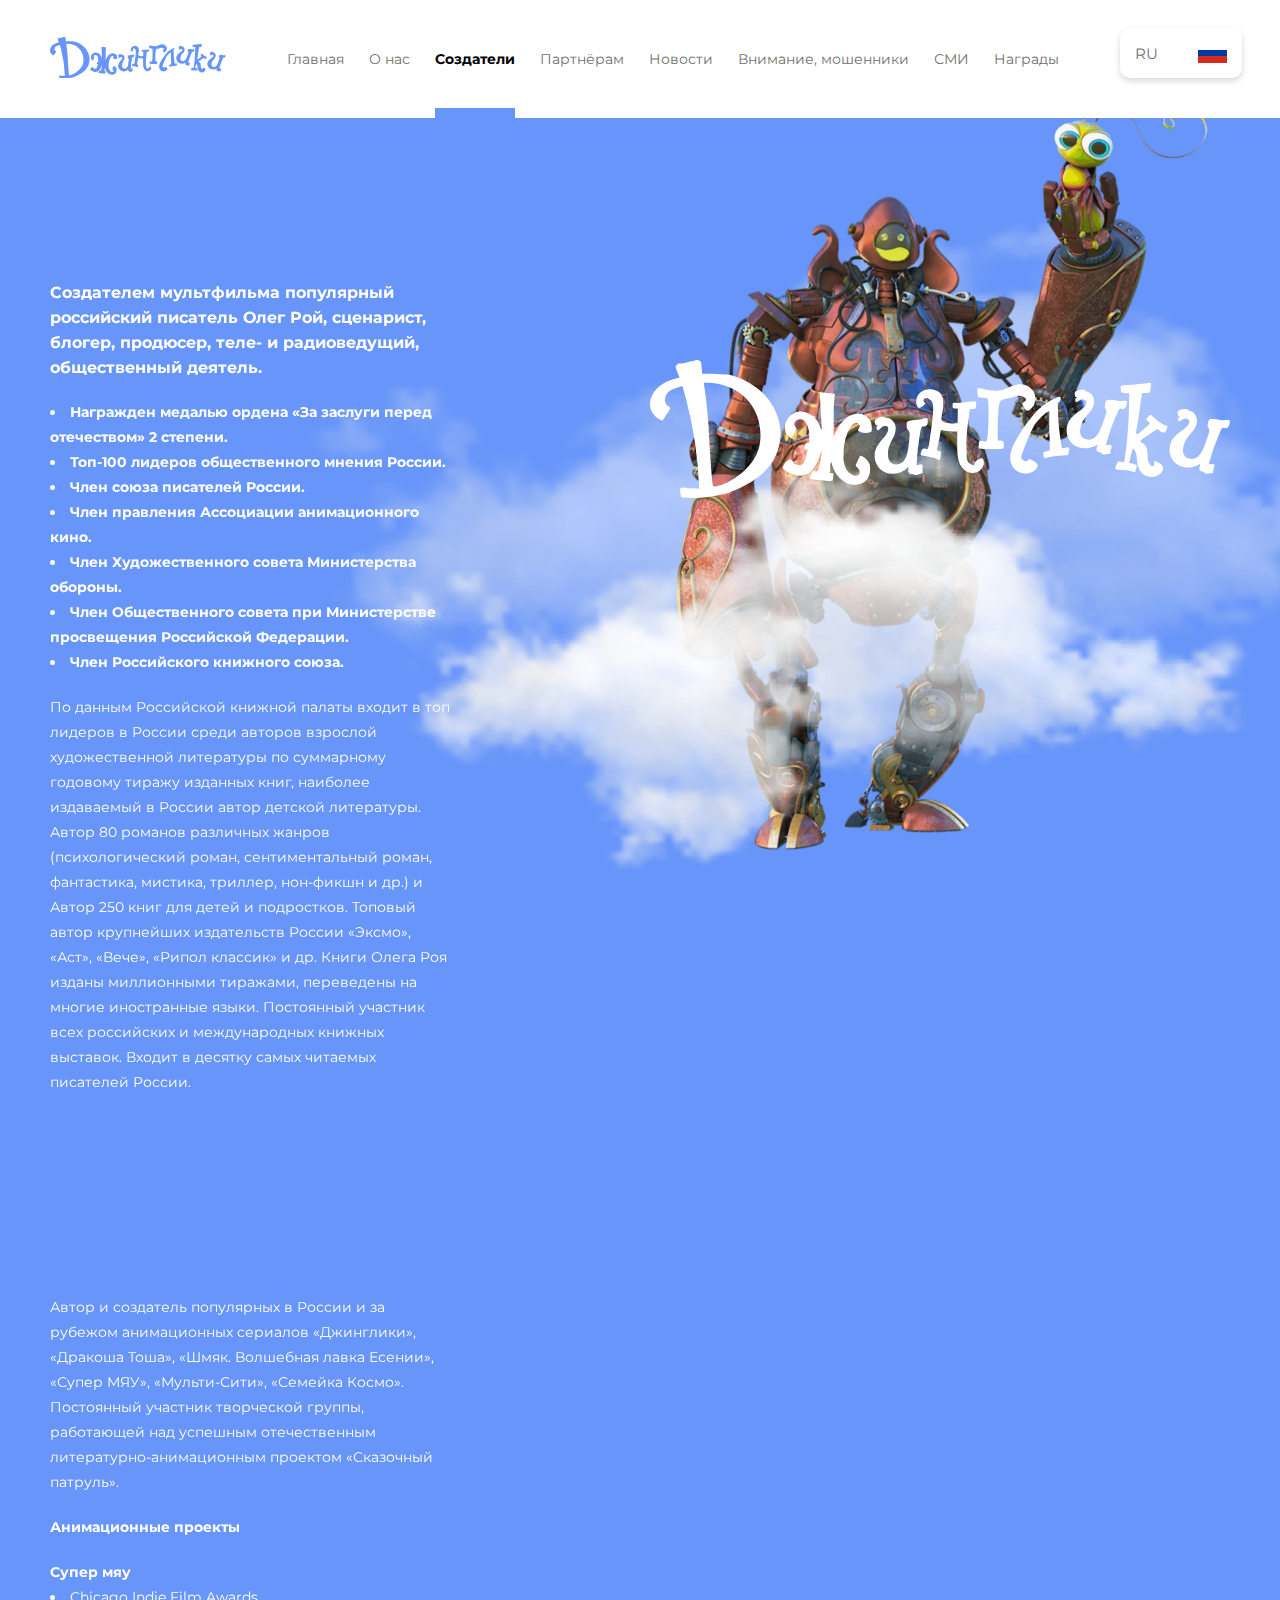
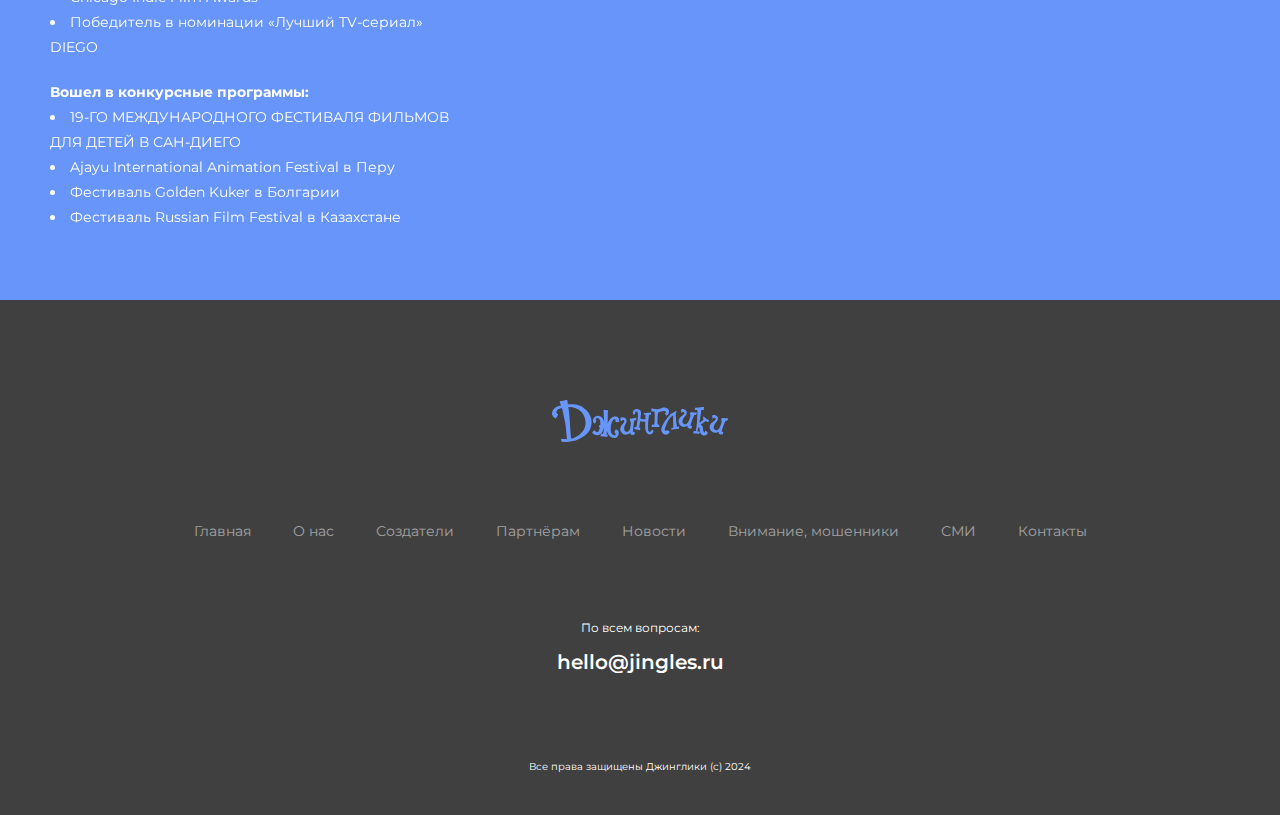
<file: creators.html>
<!DOCTYPE html>
<html lang="en">
  <head>
    <meta charset="UTF-8" />
    <meta name="viewport" content="width=device-width, initial-scale=1.0" />
    <meta http-equiv="X-UA-Compatible" content="ie=edge" />
    <title>Document</title>
    <meta name="author" content="Yuriy Zudikhin https://t.me/Zudihin"/>
    <link rel="stylesheet" href="css/slick.css">
    <link rel="stylesheet" href="css/style.css" />    
  </head>

  <body>

    <header class="header">
      <div class="container">
        <div class="header_block">
          <a class="header_block_logo" href="#">
            <svg xmlns="http://www.w3.org/2000/svg" xmlns:xlink="http://www.w3.org/1999/xlink" width="175.748" height="41.719" viewBox="0 0 175.748 41.719">
              <defs>
                <clipPath id="clip-path">
                  <rect id="Прямоугольник_15" data-name="Прямоугольник 15" width="175.748" height="41.719" fill="#6795f9"/>
                </clipPath>
              </defs>
              <g id="Сгруппировать_13" data-name="Сгруппировать 13" clip-path="url(#clip-path)">
                <path id="Контур_158" data-name="Контур 158" d="M365,29.646a3.231,3.231,0,0,1,1.285.431c.6.448.638,1.112-.745,1.662-.313.125.922,2.239,1.445,2.327.913.154,1.957-1.3,2.236-1.989a4.233,4.233,0,0,0-1.5-5.072,5.1,5.1,0,0,0-3.908-.791,7.876,7.876,0,0,0-2.766,1.013,6.338,6.338,0,0,1-3.473.8,19.1,19.1,0,0,1-3.923-.507c-.394-.1-.793-.178-1.194-.242s-.544.066-.538.47c.007.464.032.929.076,1.391.081.844.085.983,1.138,1.043.435.025.872.017,1.307.043.324.019.5.078.614.229a3.81,3.81,0,0,1,.175.851c.034.8.076,1.6.1,2.4a71.274,71.274,0,0,1-.249,7.664c-.019.158-.038.316-.058.474a3.386,3.386,0,0,1-.422,1.594c-.054,0-.106,0-.163,0a2.115,2.115,0,0,1-.657-.091,2.976,2.976,0,0,0-1.135-.244,1.323,1.323,0,0,0-.209.76q-.05.251-.086.5a1.1,1.1,0,0,0-.046.364c-.006.049-.013.1-.019.148-.048.417.05.566.454.649a5.7,5.7,0,0,0,1.076.148c1.115.01,2.23.01,3.345.008a14.022,14.022,0,0,0,1.644-.006c.263-.032.883-.063,1.054-.249a.4.4,0,0,0,.074-.256q.022-.436.044-.873a1.812,1.812,0,0,0-.017-.47.934.934,0,0,0-.9-.715,2.072,2.072,0,0,1-.517.017.658.658,0,0,1-.45-.568c-.05-.36.041-.748.02-1.117-.026-.45-.02-.9-.024-1.354a69.016,69.016,0,0,1,.294-6.9,4.263,4.263,0,0,1,.531-1.988,1.531,1.531,0,0,1,.361-.377,3.769,3.769,0,0,0,.714-.189,4.84,4.84,0,0,1,1.292-.354,10.455,10.455,0,0,0,1.457-.3c.847-.153.928-.5,2.265-.347" transform="translate(-252.739 -18.765)" fill="#6795f9" fill-rule="evenodd"/>
                <path id="Контур_159" data-name="Контур 159" d="M405.084,54.932a.371.371,0,0,0-.177-.284,2.389,2.389,0,0,0-.785.1c-.37.052-.745.14-1.12.224a.988.988,0,0,1-.083-.307c-.2-1.261-.415-2.521-.575-3.787-.163-1.3-.307-2.6-.389-3.9-.115-1.833-.162-3.67-.247-5.5a1.639,1.639,0,0,1,.029-.213c.194-.194.5-.265.653-.541a1,1,0,0,0,.189-.661,1.137,1.137,0,0,0,.027-.26.419.419,0,0,0-.58-.434,3.6,3.6,0,0,0-.448.166,19.588,19.588,0,0,0-7.34,5.387,44.711,44.711,0,0,0-5.512,8.13,11.266,11.266,0,0,0-1.33,3.664,5.487,5.487,0,0,0,.565,3.673,4.634,4.634,0,0,0,5.662,1.886,3.494,3.494,0,0,0,1.738-1.4c.013-.017.027-.032.039-.05a.388.388,0,0,0,.054-.114c.038-.07.076-.139.109-.214.392-.876-.977-1.6-1.561-1.935a4.818,4.818,0,0,0-.623-.342c-.332-.127-.224-.17-.505.075-.215.187-.23.391-.5.493a1.185,1.185,0,0,1-.8-.089,1.921,1.921,0,0,1-.791-.693.754.754,0,0,1-.112-.219.884.884,0,0,1,0-.368,7.074,7.074,0,0,1,.425-1.382c.7-1.907,1.413-3.806,2.269-5.649.33-.71.717-1.392,1.062-2.092a9.617,9.617,0,0,1,1.307-1.721,14.813,14.813,0,0,1,2.345-2.326c.189-.144.6-.546.864-.54.1,0,.178.064.214.223a2.615,2.615,0,0,1-.006.805.128.128,0,0,1-.029-.022c0,2.4-.04,4.909.109,7.27.02,1.105.048,2.21.063,3.316v.011c-.005.085-.011.161-.019.217-.388.235-.541.153-.918.275-.718.242-.961.04-.97.429-.08.069-.08.174-.05.39q.058.41.13.817c.089.5.3.623.8.457.234-.078.467-.161.7-.223a18.825,18.825,0,0,1,3.222-.492c.723-.059,1.448-.094,2.173-.14.343-.022.432-.083.515-.415.109-.437.209-.875.3-1.316.047-.237.037-.326-.1-.388" transform="translate(-278.151 -28.256)" fill="#6795f9" fill-rule="evenodd"/>
                <path id="Контур_160" data-name="Контур 160" d="M306.63,52.82a.645.645,0,0,0-.369-.51l-.005,0c-.2-.146-1.251.354-1.448.483a2.7,2.7,0,0,0-.645.585,1.242,1.242,0,0,0-.2.262c-.06.139-.1.286-.147.429-.03.093-.052.241-.135.3a.282.282,0,0,1-.116.045c-.764-.212-1.931-.843-2.024-2.017,0-.033,0-.067,0-.1s-.006-.09-.01-.136c0-.021,0-.041,0-.06a3.168,3.168,0,0,1,0-.557,7.208,7.208,0,0,0,0-1.122c-.033-.624-.066-1.248-.076-1.873-.021-1.329.048-2.659.16-3.982.082-.979.194-1.956.32-2.931a28.8,28.8,0,0,0,.393-3h0a4.759,4.759,0,0,1,.063-.777c.088-.421.122-.446.542-.472q.5-.031,1-.041a.337.337,0,0,0,.384-.326c.049-.491.1-.982.137-1.474a.565.565,0,0,0-.011-.137h0a.046.046,0,0,1,.005.019.155.155,0,0,0,0-.016l.009.007a.077.077,0,0,0-.013-.065.284.284,0,0,0-.159-.232.7.7,0,0,0-.367-.061c-.144.008-.284.043-.428.057l-.51.05-.885.087-.98.1-.793.078c-.106.01-.217.032-.324.032a6.433,6.433,0,0,0-.806.112,6.65,6.65,0,0,1-.956-.044,4.037,4.037,0,0,0-.4-.021,1.118,1.118,0,0,0-.382.09.2.2,0,0,0-.053.026.173.173,0,0,0-.034.037l0,0c-.079.053-.107.157-.106.335,0,.261.032.522.035.784a.385.385,0,0,0,.288.39,1.808,1.808,0,0,0,.468.07c.243.011.486,0,.773,0,.012.2.032.372.03.541-.017,1.133-.035,2.265-.06,3.4-.005.222,0,.383-.008.5a9.57,9.57,0,0,1-3.5-.125c-.134-.037-.268-.071-.4-.1-.2-.1-.385-.225-.571-.333a2.039,2.039,0,0,0-.193-.1,1.614,1.614,0,0,1-.262-.539c0-.021-.006-.041-.01-.062.036-.237.07-.475.091-.714.1-1.113.48-2.1.521-3.216a6.344,6.344,0,0,0-.6-3.393,4.4,4.4,0,0,0-4.075-1.617,3.735,3.735,0,0,0-3.436,2.8,3.484,3.484,0,0,0,.25,2.39c.311.511.589.517,1.086.238a3.087,3.087,0,0,0,1.246-1.1.229.229,0,0,0,.041-.144c-.39-.315-.694-.784-.35-1.249.622-.84,1.859.073,2.3.648a.84.84,0,0,1,.163.3,7.534,7.534,0,0,1,.312,1.568c0,.477-.017.954-.049,1.431s-.074.93-.117,1.393c-.1,1.113-.224,2.225-.377,3.332-.17,1.231-.352,2.46-.537,3.689a16.327,16.327,0,0,1-.274,1.738c-.062.235-.211.968-.44,1.043a.251.251,0,0,1-.127,0c-.239-.047-.464-.151-.7-.193a.726.726,0,0,0-.676.175.858.858,0,0,0-.112.177,2.648,2.648,0,0,0-.359,1.478c.093.329.481.318.775.369.884.155,1.771.3,2.642.517a11.855,11.855,0,0,1,1.36.414c.251.1.654.274.917.125.2-.112.271-.423.3-.7.034-.171.029-.389.048-.511a3.112,3.112,0,0,0,.071-1.041c-.029-.166-.714-.219-.851-.244l-.121-.023a2.368,2.368,0,0,1,.016-1.5,3.531,3.531,0,0,0,.15-.459,19.336,19.336,0,0,1,.428-2.377,15.461,15.461,0,0,1,.368-2.042,22.05,22.05,0,0,0,4.952.491c0,.217,0,.388,0,.559-.005,1.83-.041,3.66,0,5.489a12.464,12.464,0,0,0,.3,2.326,5.947,5.947,0,0,0,1.623,3.028,3.781,3.781,0,0,0,4.843.44,3.41,3.41,0,0,0,1.222-1.739,2.283,2.283,0,0,0-.027-1.485c0-.012,0-.024,0-.035" transform="translate(-205.561 -22.609)" fill="#6795f9" fill-rule="evenodd"/>
                <path id="Контур_161" data-name="Контур 161" d="M38.913,17.846a17.739,17.739,0,0,0-1.691-3.969,16.956,16.956,0,0,0-2.543-3.4,18.334,18.334,0,0,0-3.056-2.541,1.455,1.455,0,0,1,.165.106A20.47,20.47,0,0,0,27.4,5.57c-.3-.129-1.269-.481-1.579-.576a20.788,20.788,0,0,0-2.3-.593,4.592,4.592,0,0,0-.86-.052c-1.678-.129-4.586-.247-6.786-.175a.586.586,0,0,1-.063-.2,3.032,3.032,0,0,1-.058-.361c-.052-.685-.094-1.371-.154-2.056a4.656,4.656,0,0,0-.139-.848A.73.73,0,0,0,15.24.353a.064.064,0,0,0-.019-.025h-.005A.733.733,0,0,0,15.028.22,1.394,1.394,0,0,0,13.768.08h0c-.106.026-.208.056-.306.088l-.23.062a1.561,1.561,0,0,0-.155.057.724.724,0,0,1-.3.081,1.734,1.734,0,0,0-.232.006l.014,0c-.037,0-.092.009-.155.018h0a2.41,2.41,0,0,0-.57.15c-.166.031-.331.11-.486.151-.194.052-.4.074-.6.11q-.6.112-1.206.237a4.321,4.321,0,0,1-.714.033c-.063.02-.335.082-.4.1-.1.088-.2.181-.3.262a.955.955,0,0,0-.134.127.653.653,0,0,0-.191.359c0,.02,0,.041,0,.062a.877.877,0,0,0-.006.109c0,.044,0,.088.008.132,0,.012,0,.023,0,.034a2.725,2.725,0,0,0,.125.5c.049.149.108.294.171.438.014.033.024.068.038.1.121.276.23.538.334.8.1.281.2.566.32.838.022.061.044.12.066.182a.5.5,0,0,1,.064.153c-.125.039-.154.056-.276.094-.9.284-1.812.531-2.694.862A10.247,10.247,0,0,0,1.975,8.77,6.676,6.676,0,0,0,.011,12.994a5,5,0,0,0,.267,2.028A5.91,5.91,0,0,0,1.329,16.7a4.65,4.65,0,0,0,.4.437c.1.09.2.173.3.254a7.862,7.862,0,0,0,.954.628c.28.156.585.4.9.168a3.594,3.594,0,0,0,.567-.883c.146-.225.306-.442.444-.672a10.173,10.173,0,0,0,1.179-1.914c.2-.656-.607-.705-.948-1.044a2.142,2.142,0,0,1-.57-1.107,3.038,3.038,0,0,1,.611-2.445C6.2,8.834,8.033,8.575,9.5,7.973c.043-.017.088-.032.135-.046l.191.04a10.192,10.192,0,0,1,.306,1.071l.669,2.3a123.847,123.847,0,0,1,4.086,27.556q-.4-.006-.8-.023c-.47-.02-.952-.079-1.424-.058-.886-.093-1.772-.191-2.658-.289-.644-.072-.909.122-.888.768A11.553,11.553,0,0,0,9.332,41c.077.418.265.554.691.592a30.033,30.033,0,0,0,4.949.039c.785-.059,1.571-.116,2.353-.21.693-.083,1.384-.2,2.069-.329,1-.194,2-.42,3-.625a2.736,2.736,0,0,1,.428-.021l1.59-.495c.092-.181.282-.2.444-.267,1.077-.413,2.138-.864,3.176-1.369a27.261,27.261,0,0,0,4.8-2.966,17.738,17.738,0,0,0,4.58-5.128A15.487,15.487,0,0,0,39.377,24.4a15.948,15.948,0,0,0,.047-3.913,16.835,16.835,0,0,0-.511-2.642m-7.3-2.8a15.255,15.255,0,0,1,1.345,3.575,16.2,16.2,0,0,1,.028,8.033,11.94,11.94,0,0,1-2.05,4.154,22.078,22.078,0,0,1-5.051,4.781c-.814.567-1.739.968-2.548,1.532-.4.177-.82.346-1.264.5q-.259.088-.521.169-.3.095-.606.182c-.335.1-.667.194-1,.282-.41.038-.729.015-.808-.127-.39-.7-1.23-14.3-1.3-15.953-.039-.886-.088-1.771-.154-2.654q-.147-1.991-.323-3.98c-.1-1.093-.2-2.185-.329-3.275-.137-1.168-.3-2.333-.461-3.5-.077-.561-.172-1.119-.258-1.678-.008-.053-.006-.108-.012-.226.316-.005.6-.017.885-.013a18.945,18.945,0,0,1,6.5,1.233,15.458,15.458,0,0,1,5.748,3.873,13.654,13.654,0,0,1,2.182,3.085M9.664,7.919l-.014,0,.014,0m.053.008a.059.059,0,0,0-.024-.017L9.74,7.9a.062.062,0,0,0-.023.03m.067-.043.061-.018,0,.012Z" transform="translate(0 0)" fill="#6795f9" fill-rule="evenodd"/>
                <path id="Контур_162" data-name="Контур 162" d="M514.8,37.113c-.194-.112-.225-.194-.418-.265l-1.306-.888c-.112-.112-.653-.541-.765-.612a7.581,7.581,0,0,0-.775-.694c-.265-.224-.418-.53-.837-.5-.306.041-.541.469-.694.694-.183.183-.7.6-.408.777h0c.019.11.636.587.7.643.329.291.21.389.031.742a2.726,2.726,0,0,1-.868.826q-.507.407-1,.828-.371.315-.735.637c-.185.164-.4.453-.641.514a.684.684,0,0,1-.4-.015.483.483,0,0,1-.148-.087.444.444,0,0,1-.134-.242c.034-.38.177-.831.213-1.072.088-.6.167-1.194.28-1.786l.459-2.877c0-.306.123-.612.153-.959a.268.268,0,0,1-.049.012q.165-1.1.329-2.2c.127-.847.24-1.7.366-2.543.075-.5.1-.523.593-.55.45-.025.9-.046,1.348-.082.357-.029.513-.1.592-.338a.723.723,0,0,0,.061-.318c.026-.188.047-.377.068-.566a2.192,2.192,0,0,0,.061-.538q.046-.46.085-.919c.026-.32-.064-.394-.382-.352s-.657.118-.987.172a55.744,55.744,0,0,1-6.985.593,2.112,2.112,0,0,0-.431.043.481.481,0,0,0-.416.531c.008.421.047.841.07,1.261a.306.306,0,0,0,.147.264c0,.027.006.054.01.081.151.261,1.669.157,2.273.222a.886.886,0,0,1,.047.226,6.717,6.717,0,0,1,.039.783c-.009.9-.016,1.8-.045,2.7-.054,1.683-.107,3.367-.191,5.05-.059,1.173-.156,2.345-.258,3.515-.117,1.345-.233,2.69-.4,4.03-.185,1.519-.419,3.031-.634,4.546a.672.672,0,0,1-.035.066s-.007.006-.009.01l.015-.041a4.48,4.48,0,0,1-.959-.163c-.222-.044-.634-.163-.832-.024a.484.484,0,0,0-.108.107,1.239,1.239,0,0,0-.13.239c-.032.073-.062.147-.094.22a2.754,2.754,0,0,0-.413,1.141l-.175.342a.942.942,0,0,0,.8.364c.941.057,1.887.089,2.82.21.687.089,1.358.3,2.037.461.3.069.367.048.473-.219a10.359,10.359,0,0,0,.349-1.029.246.246,0,0,0-.01-.126,2.005,2.005,0,0,0,.1-.448c.018-.243-.1-.305-.332-.385a.54.54,0,0,0-.359-.032,1.475,1.475,0,0,0-.473-.214c-.089-.023-.178-.045-.269-.061a.813.813,0,0,0-.115-.063,1.175,1.175,0,0,0-.6-.033.285.285,0,0,1-.152-.038h0a44.568,44.568,0,0,1,1.114-4.443c.04-.064.273.3.279.307a2.919,2.919,0,0,1,.723,1.332,14.149,14.149,0,0,1,.224,1.719,12.323,12.323,0,0,0,.3,1.933,4.284,4.284,0,0,0,2.9,3.151,4.075,4.075,0,0,0,4.162-1.123,1.593,1.593,0,0,0,.283-2.164,4.318,4.318,0,0,0-.946-.813c-.075-.052-.131-.116-.221-.118s-.16.135-.247.07a.142.142,0,0,1-.043-.073c-.135-.393-.357-.351-.7-.272a.441.441,0,0,0-.3.158.355.355,0,0,0-.038.208c.01.169.066.333.076.5a.476.476,0,0,1-.186.445.532.532,0,0,1-.3.053c-.106-.005-.212,0-.317,0a2.264,2.264,0,0,1-.5-.517,4.045,4.045,0,0,1-.689-2.572,6.336,6.336,0,0,0-.072-1.249,4.561,4.561,0,0,0-.143-.818,2.522,2.522,0,0,0-.558-1.141,3.118,3.118,0,0,0-.935-.722c-.534-.264-.65-.525-.177-.933a16.513,16.513,0,0,1,1.659-1.107c.634-.426,1.271-.845,1.907-1.268.315-.21.651-.406.948-.639.458-.358.765.089,1.1.395a2,2,0,0,0,.392.306.674.674,0,0,0,.481.079.4.4,0,0,1,.127-.025c.282.02.4.26.594-.047a1.56,1.56,0,0,0,.083-.154.049.049,0,0,0,.019,0,5.123,5.123,0,0,0,.544-1.24.727.727,0,0,0,.037-.213c-.009-.458-.837-.36-1.139-.581m-12.784-9.781v.009a.091.091,0,0,1,0-.009m.012.039h0a1.489,1.489,0,0,0,.509.081,1.489,1.489,0,0,1-.509-.081m-1.653,22.29.041-.1c.035-.044.072-.086.108-.129l-.151.3a.379.379,0,0,1,0-.07" transform="translate(-359.141 -17.504)" fill="#6795f9" fill-rule="evenodd"/>
                <path id="Контур_163" data-name="Контур 163" d="M168.288,42.151a3.232,3.232,0,0,0-.982-.605,4.253,4.253,0,0,0-2.732-.311,6.362,6.362,0,0,0-3.592,2A14.555,14.555,0,0,0,158.24,47.7c-.073.177-.141.355-.21.534.006-.1.019-.2.018-.259-.005-.3,0-.609,0-.914.008-.589.028-1.178.028-1.767,0-2.305-.031-4.489.041-6.794.032-.7.231-1.812.236-2.645a1.73,1.73,0,0,0,.1-.424c.012-.119-.01-.265-.12-.313a2.464,2.464,0,0,0-.6-.048c-.163-.017-.325-.039-.488-.054a9.034,9.034,0,0,1-.9-.149c-.335-.065-.69-.039-1.029-.1a3.368,3.368,0,0,0-.925-.115.642.642,0,0,0-.527.5,1.479,1.479,0,0,0,.028.455c.021.809.085,1.614.157,2.418q.055.894.107,1.789c.008.568,0,1.137.03,1.7.06,1.332.236,2.657.221,3.989,0,.244,0,.489,0,.735l-.035-.087a5.177,5.177,0,0,0-.287-.814,5.308,5.308,0,0,0-.459-1.112,6.451,6.451,0,0,0-1.265-1.806c-.07,0-.128,0-.184,0,.023-.025-.017,0,.185,0a4.924,4.924,0,0,0-2.089-1.453,4.678,4.678,0,0,0-2.019-.53,4.9,4.9,0,0,0-3.958,1.956,4.277,4.277,0,0,0-1.031,2.935,3.719,3.719,0,0,0,1.266,2.73c.623.5.759.307,1.143-.311.309-.5,1.133-1.97,1.128-2-.033-.087-.046-.268-.08-.355-1.915-1.968,1.551-3.768,2.874-1.683a6.281,6.281,0,0,1,.892,2.2,14.683,14.683,0,0,1,.183,3.6c-.007.123-.034.245-.054.386-.146,0-.247,0-.347,0a.884.884,0,0,0-.994.779,3.239,3.239,0,0,0-.087.382c-.07.456.045.643.482.783.108.035.294.045.38.123.186.168.017.428-.029.618-.037.149-.069.3-.1.45-.08.369-.159.737-.256,1.1a4.583,4.583,0,0,1-1.007,2.1,1.842,1.842,0,0,1-2.2.205c-.059-.028-.116-.058-.174-.089q-.2-.183-.379-.383c-.212-.234-.342-.544-.53-.769a.452.452,0,0,0-.548-.134.532.532,0,0,0-.525.082,5.2,5.2,0,0,0-1.491,1.683c-.343.61-.283.846.285,1.246a9.434,9.434,0,0,0,4.192,1.718,4.483,4.483,0,0,0,4.023-1.32,10.069,10.069,0,0,0,1.183-1.5,12.33,12.33,0,0,0,1.694-4.172c.014-.064.011-.126.063-.172a.145.145,0,0,1,.152-.03.082.082,0,0,1,.037.056.3.3,0,0,0-.031.06,1.729,1.729,0,0,0-.063.437c-.01.149-.025.3-.036.448q-.075.495-.15.989c-.112.731-.229,1.461-.363,2.188a5.308,5.308,0,0,1-.481,1.345.7.7,0,0,1-.661.46c-.083-.017-.167-.038-.255-.06a.994.994,0,0,0-.3-.032l-.183-.035a.356.356,0,0,0-.448.249c-.144.413-.284.829-.423,1.244-.109.326-.453.847.069.928l1.273.2c.3.047.6.093.907.125.6.063,1.2.054,1.795.117q.645.069,1.292.124c.254.022.74.162.964-.019.453.052.467-.092.613-1.534,0-.265.153-.5.081-.683a.808.808,0,0,0-.358-.07l0-.011-.464-.033-.064-.12a.671.671,0,0,1-.082.1.262.262,0,0,1-.241-.194.536.536,0,0,1,.016-.1c.112-.347.153.194.194-.806a7.448,7.448,0,0,1,.153-1.836,3.048,3.048,0,0,0,.039-.457.393.393,0,0,0,.038-.027c.03.038.056.058.063.083.037.125.07.252.1.379a9.442,9.442,0,0,0,2.656,4.714,6.453,6.453,0,0,0,4.775,1.786,4.736,4.736,0,0,0,2.571-.918,4.9,4.9,0,0,0,1.653-4.448c-.041-.694-.112-.428-.112-.734a.26.26,0,0,0-.049-.149,4.176,4.176,0,0,0-.532-.963c-.153-.194-.571-.765-.765-.765l-.012,0a2.472,2.472,0,0,0-.774-.539c-.29-.2-.56-.326-.7-.24a.665.665,0,0,0-.227.3c-.2.393-.382.792-.572,1.187l-.289.6a4.242,4.242,0,0,0-.257.577q-.022.074-.04.149a.418.418,0,0,0,.109.432c.117.1.255.184.37.293a2.391,2.391,0,0,1,.584.864,2.272,2.272,0,0,1,.091.291,1.161,1.161,0,0,1-.026.737,1.237,1.237,0,0,1-1.313.616,2.523,2.523,0,0,1-.909-.342c-.274-.173-.544-.353-.828-.507l-.051-.029a2.274,2.274,0,0,1-.225-.214,2.744,2.744,0,0,1-.8-1.124,8.209,8.209,0,0,1-.567-1.877,10.905,10.905,0,0,1-.164-1.166c.007-.628.037-1.257.044-1.885a16.592,16.592,0,0,1,.516-3.833,11.343,11.343,0,0,1,1.6-3.74c.532-.774,1.417-1.846,2.35-.989a1.358,1.358,0,0,1,.407.582c.179.588-1.024,1.3-.151,1.734l.023.01a.625.625,0,0,0,.093.071.127.127,0,0,1-.044-.05,4.305,4.305,0,0,0,1.585.408,4.375,4.375,0,0,0,.867-.034,5.006,5.006,0,0,0,.541-.087,1.419,1.419,0,0,0,.433-.208.429.429,0,0,0,.238-.2.544.544,0,0,0,.019-.055c0,.018,0,.037,0,.055l.081-.347c.031-1.612-.122-2.8-1.346-3.907m.439,14.042c0-.006,0-.011,0-.017l.022.027-.024-.01m-.635-1.05-.046-.054-.067-.08a.732.732,0,0,1,.113.134M169.517,44.9l.007.021c0,.087,0,.159.005.195,0,.009,0,.018,0,.027,0-.081-.009-.162-.013-.243" transform="translate(-102.412 -24.878)" fill="#6795f9" fill-rule="evenodd"/>
                <path id="Контур_164" data-name="Контур 164" d="M256,75.428c-.634-.422-1.022.066-1.785.064.008-.841.054-1.712.13-2.555l.24-2.473a.5.5,0,0,0-.043.06l.006-.055c.109-.552.16-1.127.266-1.685.057-.553.18-1.176.228-1.718l.308-1.654c.012-.194.046-.39.076-.585.047-.138.095-.276.147-.411a3.682,3.682,0,0,1,.17-.4.329.329,0,0,1,.242-.165,3,3,0,0,1,.709-.063.881.881,0,0,0,.547-.329,1.3,1.3,0,0,0,.289-.648,3.85,3.85,0,0,0,.036-.717c0-.2.044-.542-.078-.712a.405.405,0,0,0-.295-.136,3.732,3.732,0,0,0-1.336.278,6.538,6.538,0,0,1-1.074.191c-.9.09-1.8.158-2.684.333a1.934,1.934,0,0,0-.5.152.711.711,0,0,0-.421.589c-.014.224-.008.449,0,.673.008.242.022.483.047.724a.974.974,0,0,0,.076.4,1.02,1.02,0,0,0,.216.2,1.679,1.679,0,0,1,.561,1.092,2.909,2.909,0,0,1,.006.642,3.653,3.653,0,0,0-.065.572,6.363,6.363,0,0,1-.1,1.12c-.1.856-.175,1.715-.316,2.565-.061.365-.133.728-.222,1.087a5.852,5.852,0,0,1-1.219,2.54,1.547,1.547,0,0,0-.272.236l-.054.063a2.948,2.948,0,0,1-3.032.286,2.688,2.688,0,0,1-1.225-1.963,6.74,6.74,0,0,1,.112-2.72,9.1,9.1,0,0,1,.446-1.155,13.619,13.619,0,0,1,.994-1.994,4.773,4.773,0,0,0,.643-1.964,3.355,3.355,0,0,0-.021-.97l0,0c.028.008.038.041.042.069.017.1.04.654.07.824a3.507,3.507,0,0,0-.083-1.342,3.67,3.67,0,0,0-.179-.676,2.306,2.306,0,0,0-.547-.828,2.159,2.159,0,0,0-.176-.247,2.831,2.831,0,0,0-1.942-.871c-.044-.007-.087-.016-.131-.021s-.093-.008-.14-.012c-.053-.03-.106-.06-.159-.092a1.06,1.06,0,0,0-.738-.145,4.405,4.405,0,0,0-1.171.3,3.477,3.477,0,0,0-.893.557,1,1,0,0,0-.118,1.186,1.11,1.11,0,0,1,.178.354c.01.058.011.13.063.158a.154.154,0,0,0,.072.013l.551.009c-.034.147-.2.218-.3.329a.611.611,0,0,0-.107.552c.046.186.192.586.417.611a.4.4,0,0,0,.258-.088c.62-.418.9-1.141,1.731-1.174.474-.019.93.016,1.078.539a2.026,2.026,0,0,1-.193,1.346c-.059.1-.118.191-.167.291a1.393,1.393,0,0,0-.077.182c-.032.054-.063.108-.1.161-.228.253-.582.818-.8,1.045a14.015,14.015,0,0,0-.968,1.09c-.29.386-.606.77-.861,1.185-.1.151-.191.3-.277.464a5.537,5.537,0,0,0,3.968,8.062,6.07,6.07,0,0,0,3.082-.325,11.886,11.886,0,0,0,1.581-.848c.341-.195.623-.727.96-.821.068.633-.216,1.485.342,1.975.261.229.5.082.794.124.327.047.651.242,1,.31a1.84,1.84,0,0,0,.28.04,1.341,1.341,0,0,0,.76-.24,2.824,2.824,0,0,1,.823-.247c.321-.083.35-.126.339-.45a6.834,6.834,0,0,0-.045-.765A6.328,6.328,0,0,0,256,75.428m-1.891.653c-.006,0-.012,0-.018,0s.012,0,.018,0m-.04-.121h0c.009-.011.034,0,.055-.077-.021.074-.046.066-.055.077m1.079-.475a2.483,2.483,0,0,0-1,.154,1.442,1.442,0,0,1-.02.2,1.41,1.41,0,0,0,.02-.2,2.485,2.485,0,0,1,1-.154" transform="translate(-173.401 -43.711)" fill="#6795f9" fill-rule="evenodd"/>
                <path id="Контур_165" data-name="Контур 165" d="M463.5,38.435c.077-.124.155-.248.237-.367a3.7,3.7,0,0,1,.257-.353.328.328,0,0,1,.273-.106,3.025,3.025,0,0,1,.705.1.88.88,0,0,0,.607-.2,1.3,1.3,0,0,0,.429-.565,3.869,3.869,0,0,0,.2-.69c.042-.192.166-.517.086-.711a.4.4,0,0,0-.256-.2,3.726,3.726,0,0,0-1.364-.033,6.522,6.522,0,0,1-1.089-.058c-.895-.116-1.788-.255-2.69-.285a1.933,1.933,0,0,0-.521.034.711.711,0,0,0-.544.479c-.065.214-.11.435-.153.655-.046.237-.088.476-.118.716a.977.977,0,0,0-.018.411,1.02,1.02,0,0,0,.166.242,1.678,1.678,0,0,1,.3,1.191,2.877,2.877,0,0,1-.139.626,3.718,3.718,0,0,0-.193.543,6.332,6.332,0,0,1-.349,1.069c-.288.812-.559,1.631-.89,2.427-.142.342-.294.679-.463,1.008a5.852,5.852,0,0,1-1.763,2.2,1.535,1.535,0,0,0-.318.168l-.051.037a2.942,2.942,0,0,1-3.034-.4,2.688,2.688,0,0,1-.748-2.19,6.74,6.74,0,0,1,.727-2.624,9.118,9.118,0,0,1,.7-1.023,13.644,13.644,0,0,1,1.421-1.717,4.776,4.776,0,0,0,1.073-1.767,3.354,3.354,0,0,0,.2-.949l0,0c.025.014.027.048.026.076-.006.1-.109.646-.119.818a3.5,3.5,0,0,0,.224-1.325,3.683,3.683,0,0,0-.021-.7,2.309,2.309,0,0,0-.344-.931,2.186,2.186,0,0,0-.115-.28,2.829,2.829,0,0,0-1.694-1.289c-.041-.017-.081-.035-.123-.051s-.089-.029-.134-.044q-.068-.061-.134-.126a1.059,1.059,0,0,0-.687-.309,4.4,4.4,0,0,0-1.208.024,3.469,3.469,0,0,0-1,.34,1,1,0,0,0-.384,1.128,1.109,1.109,0,0,1,.093.385c0,.059-.018.129.026.168a.153.153,0,0,0,.067.029l.534.134c-.066.135-.241.167-.365.253a.61.61,0,0,0-.23.514c0,.192.054.615.268.69a.4.4,0,0,0,.271-.027c.7-.266,1.137-.907,1.952-.751.466.089.9.227.928.77a2.027,2.027,0,0,1-.494,1.267c-.079.079-.158.159-.229.245a1.383,1.383,0,0,0-.116.16c-.043.046-.086.091-.13.136-.279.194-.752.664-1.017.836a14.015,14.015,0,0,0-1.19.842c-.37.31-.765.612-1.107.959-.129.125-.255.253-.375.389a5.537,5.537,0,0,0,2.035,8.752,6.067,6.067,0,0,0,3.076.383A11.852,11.852,0,0,0,456.2,49.1c.376-.112.771-.566,1.121-.582-.078.632-.547,1.4-.115,2,.2.282.466.192.745.3.307.119.579.384.9.529a1.821,1.821,0,0,0,.263.1,1.34,1.34,0,0,0,.794-.062,2.839,2.839,0,0,1,.858-.054c.332-.008.37-.043.433-.362a6.8,6.8,0,0,0,.129-.755,6.316,6.316,0,0,0,.332-1.334c-.521-.554-1.01-.168-1.753-.342.2-.817.441-1.655.707-2.459l.795-2.354a.485.485,0,0,0-.056.049l.018-.052c.232-.512.411-1.062.642-1.581.181-.525.442-1.1.612-1.622l.675-1.541c.056-.187.133-.369.206-.552M460.8,48.8a.815.815,0,0,1-.4.3.815.815,0,0,0,.4-.3m-1.134.3s-.012,0-.016-.008c0-.028,0-.049,0-.065,0,.016,0,.037,0,.065C459.657,49.092,459.664,49.093,459.668,49.1Zm0-.131a.058.058,0,0,0,.031-.017.058.058,0,0,1-.031.017m.391-.3c.088,0,.181,0,.272,0-.091,0-.184,0-.272,0s-.172.008-.247.013a.856.856,0,0,1-.1.256.856.856,0,0,0,.1-.256c.075-.005.159-.01.247-.013" transform="translate(-321.737 -22.921)" fill="#6795f9" fill-rule="evenodd"/>
                <path id="Контур_166" data-name="Контур 166" d="M576.864,56.207a.407.407,0,0,0-.256-.2,3.732,3.732,0,0,0-1.364-.032,6.552,6.552,0,0,1-1.089-.058c-.895-.116-1.788-.255-2.69-.285a1.944,1.944,0,0,0-.521.034.712.712,0,0,0-.545.479c-.064.214-.11.435-.153.655-.047.237-.088.476-.118.716a.976.976,0,0,0-.018.411,1.02,1.02,0,0,0,.166.242,1.679,1.679,0,0,1,.3,1.19,2.9,2.9,0,0,1-.139.627,3.683,3.683,0,0,0-.193.543,6.344,6.344,0,0,1-.349,1.069c-.288.812-.559,1.63-.889,2.426-.142.342-.294.68-.463,1.009a5.847,5.847,0,0,1-1.763,2.2,1.561,1.561,0,0,0-.318.168l-.051.037a2.943,2.943,0,0,1-3.034-.4,2.687,2.687,0,0,1-.747-2.19,6.731,6.731,0,0,1,.727-2.623,9.06,9.06,0,0,1,.7-1.023,13.624,13.624,0,0,1,1.421-1.717,4.771,4.771,0,0,0,1.072-1.767,3.36,3.36,0,0,0,.2-.949l0,0c.025.013.027.048.026.076-.006.1-.11.646-.119.819a3.5,3.5,0,0,0,.224-1.326,3.671,3.671,0,0,0-.021-.7,2.3,2.3,0,0,0-.344-.93,2.155,2.155,0,0,0-.115-.28,2.83,2.83,0,0,0-1.694-1.289c-.041-.017-.081-.035-.123-.051s-.089-.029-.134-.044q-.067-.061-.134-.126a1.059,1.059,0,0,0-.686-.309,4.41,4.41,0,0,0-1.208.025,3.462,3.462,0,0,0-1,.34,1,1,0,0,0-.384,1.128,1.109,1.109,0,0,1,.093.385c0,.059-.018.129.026.169a.155.155,0,0,0,.067.028l.534.134c-.066.135-.241.167-.365.253a.61.61,0,0,0-.23.514c0,.192.054.615.268.69a.4.4,0,0,0,.271-.027c.7-.266,1.137-.907,1.952-.751.466.089.9.227.928.77a2.028,2.028,0,0,1-.494,1.267c-.079.08-.158.159-.229.245a1.389,1.389,0,0,0-.116.16c-.043.046-.086.092-.13.136-.279.194-.753.664-1.017.836a14.086,14.086,0,0,0-1.191.843c-.37.311-.765.613-1.107.959-.129.125-.255.253-.376.389a5.538,5.538,0,0,0,2.035,8.752,6.069,6.069,0,0,0,3.075.382,11.808,11.808,0,0,0,1.732-.467c.376-.112.772-.566,1.121-.581-.078.632-.547,1.4-.115,2,.2.283.466.193.745.3.308.119.579.383.9.529a1.844,1.844,0,0,0,.263.1,1.344,1.344,0,0,0,.794-.062,2.829,2.829,0,0,1,.858-.054c.332-.007.369-.043.433-.362a6.871,6.871,0,0,0,.129-.755,6.343,6.343,0,0,0,.332-1.334c-.521-.555-1.01-.168-1.753-.342.2-.817.442-1.655.707-2.46l.795-2.354a.524.524,0,0,0-.056.049l.019-.052c.232-.513.411-1.062.642-1.581.182-.526.442-1.1.612-1.622l.675-1.541c.056-.187.134-.369.207-.553.077-.124.155-.248.237-.367a3.647,3.647,0,0,1,.257-.354.328.328,0,0,1,.273-.106,3,3,0,0,1,.7.1.882.882,0,0,0,.607-.2,1.3,1.3,0,0,0,.429-.566,3.86,3.86,0,0,0,.2-.69c.042-.192.166-.517.086-.711m-5.888,13.549h0a.965.965,0,0,0,.347-.224.965.965,0,0,1-.347.224m-.739,0c-.005,0-.012,0-.016-.008s0-.031,0-.044c0,.012,0,.026,0,.044S570.232,69.754,570.237,69.758Zm.662-.433a1.411,1.411,0,0,1,.5.094,1.411,1.411,0,0,0-.5-.094,4.689,4.689,0,0,0-.519.013c-.067.243-.111.278-.136.287a.084.084,0,0,0-.019.007.079.079,0,0,1,.019-.007c.025-.008.069-.044.136-.287a4.761,4.761,0,0,1,.519-.013" transform="translate(-401.142 -37.759)" fill="#6795f9" fill-rule="evenodd"/>
              </g>
            </svg>
          </a>
          <ul>
            <li>
              <a href="#">Главная</a>
            </li>
            <li>
              <a href="#">О нас</a>
            </li>
            <li class="current_page_item">
              <a href="#">Создатели</a>
            </li>
            <li>
              <a href="#">Партнёрам</a>
            </li>
            <li>
              <a href="#">Новости</a>
            </li>
            <li>
              <a href="#">Внимание, мошенники</a>
            </li>
            <li>
              <a href="#">СМИ</a>
            </li>
            <li>
              <a href="#">Награды</a>
            </li>
          </ul>
          <div class="header_block_switcher">
            <div class="header_block_switcher_wrap">
              <div class="header_block_switcher_wrap_lang">
                <span>ru</span>
                <img src="img/header/ru.svg">
              </div>
              <div class="header_block_switcher_wrap_list">
                <a href="#" class="header_block_switcher_wrap_list_item">
                  <span>en</span>
                  <img src="img/header/ru.svg">
                </a>
                <a href="#" class="header_block_switcher_wrap_list_item">
                  <span>kz</span>
                  <img src="img/header/ru.svg">
                </a>
              </div>
            </div>
          </div>
          
          <div class="header_block_burger">
            <span></span>
            <span></span>
            <span></span>
          </div>
        </div>
      </div>
      <div class="header_drop">
        <div class="container">
          <div class="header_drop_block">
            <div class="header_drop_block_switcher">
              <div class="header_drop_block_switcher_lang">
                <span>ru</span>
                <img src="img/header/ru.svg">
              </div>
              <div class="header_drop_block_switcher_list">
                <a href="#" class="header_drop_block_switcher_list_item">
                  <span>en</span>
                  <img src="img/header/ru.svg">
                </a>
                <a href="#" class="header_drop_block_switcher_list_item">
                  <span>kz</span>
                  <img src="img/header/ru.svg">
                </a>
              </div>
            </div>
            <ul>
              <li>
                <a href="#">Главная</a>
              </li>
              <li>
                <a href="#">О нас</a>
              </li>
              <li>
                <a href="#">Создатели</a>
              </li>
              <li>
                <a href="#">Партнёрам</a>
              </li>
              <li>
                <a href="#">Новости</a>
              </li>
              <li>
                <a href="#">Внимание, мошенники</a>
              </li>
              <li>
                <a href="#">СМИ</a>
              </li>
            </ul>
            <div class="header_drop_block_question">
              <span>По всем вопросам:</span>
              <a href="mailto:hello@jingles.ru">hello@jingles.ru</a>
            </div>
            <p>Все права защищены Джинглики (с) 2024</p>
          </div>
        </div>
      </div>
    </header>

    <section class="creators">
      <div class="container">
        <div class="creators_block">
          <div class="creators_block_left">
            <div class="creators_block_left_item">
              <p class="bold">Создателем мультфильма популярный российский писатель Олег Рой, сценарист, блогер, продюсер, теле- и радиоведущий, общественный деятель.</p>
              <ul>
                <li>Награжден медалью ордена «За заслуги перед отечеством» 2 степени.</li>
                <li>Топ-100 лидеров общественного мнения России.</li>
                <li>Член союза писателей России.</li>
                <li>Член правления Ассоциации анимационного кино.</li>
                <li>Член Художественного совета Министерства обороны.</li>
                <li>Член Общественного совета при Министерстве просвещения Российской Федерации.</li>
                <li>Член Российского книжного союза.</li>
              </ul>
              <p>По данным Российской книжной палаты входит в топ лидеров в России среди авторов взрослой художественной литературы по суммарному годовому тиражу изданных книг, наиболее издаваемый в России автор детской литературы. Автор 80 романов различных жанров (психологический роман, сентиментальный роман, фантастика, мистика, триллер, нон-фикшн и др.) и Автор 250 книг для детей и подростков. Топовый автор крупнейших издательств России «Эксмо», «Аст», «Вече», «Рипол классик» и др. Книги Олега Роя изданы миллионными тиражами, переведены на многие иностранные языки. Постоянный участник всех российских и международных книжных выставок. Входит в десятку самых читаемых писателей России.</p>
            </div>
            <div class="creators_block_left_item">
              <p>Автор и создатель популярных в России и за рубежом анимационных сериалов «Джинглики», «Дракоша Тоша», «Шмяк. Волшебная лавка Есении», «Супер МЯУ», «Мульти-Сити», «Семейка Космо». Постоянный участник творческой группы, работающей над успешным отечественным литературно-анимационным проектом «Сказочный патруль».</p>
              <h5>Анимационные проекты</h5>
              <h5>Супер мяу</h5>
              <ul class="second">
                <li>Chicago Indie Film Awards</li>
                <li>Победитель в номинации «Лучший TV-сериал» DIEGO</li>
              </ul>
              <h5>Вошел в конкурсные программы:</h5>
              <ul class="second">
                <li>19-ГО МЕЖДУНАРОДНОГО ФЕСТИВАЛЯ ФИЛЬМОВ ДЛЯ ДЕТЕЙ В САН-ДИЕГО</li>
                <li>Ajayu International Animation Festival в Перу</li>
                <li>Фестиваль Golden Kuker в Болгарии</li>
                <li>Фестиваль Russian Film Festival в Казахстане</li>
              </ul>
            </div>
          </div>
          <div class="creators_block_right">
            <img class="creators_block_right_logo" src="img/creators/logo.svg" alt="">
            <img class="creators_block_right_one js-mousemove" data-layer="1" src="img/creators/home-cockroach.webp" alt="">
            <img class="creators_block_right_two js-mousemove" data-layer="1" src="img/awards/clouds_2.png" alt="">
            <img class="creators_block_right_three js-mousemove" data-layer="-1" src="img/awards/clouds_1.png" alt="">
          </div>
        </div>
      </div>
    </section>

    <footer class="footer">
      <div class="container">
        <div class="footer_block">
          <img class="footer_block_logo" src="img/header/logo.svg" alt="">
          <ul>
            <li class="current_page_item">
              <a href="#">Главная</a>
            </li>
            <li>
              <a href="#">О нас</a>
            </li>
            <li>
              <a href="#">Создатели</a>
            </li>
            <li>
              <a href="#">Партнёрам</a>
            </li>
            <li>
              <a href="#">Новости</a>
            </li>
            <li>
              <a href="#">Внимание, мошенники</a>
            </li>
            <li>
              <a href="#">СМИ</a>
            </li>
            <li>
              <a href="#">Контакты</a>
            </li>
          </ul>
          <div class="footer_block_question">
            <span>По всем вопросам:</span>
            <a href="mailto:hello@jingles.ru">hello@jingles.ru</a>
          </div>
          <p>Все права защищены Джинглики (с) 2024</p>
        </div>
      </div>
    </footer>

    <script src="js/jquery-3.6.0.min.js"></script>
    <script src="js/slick.js"></script>
    <script src="js/main.js"></script>

  </body>
</html>
</file>
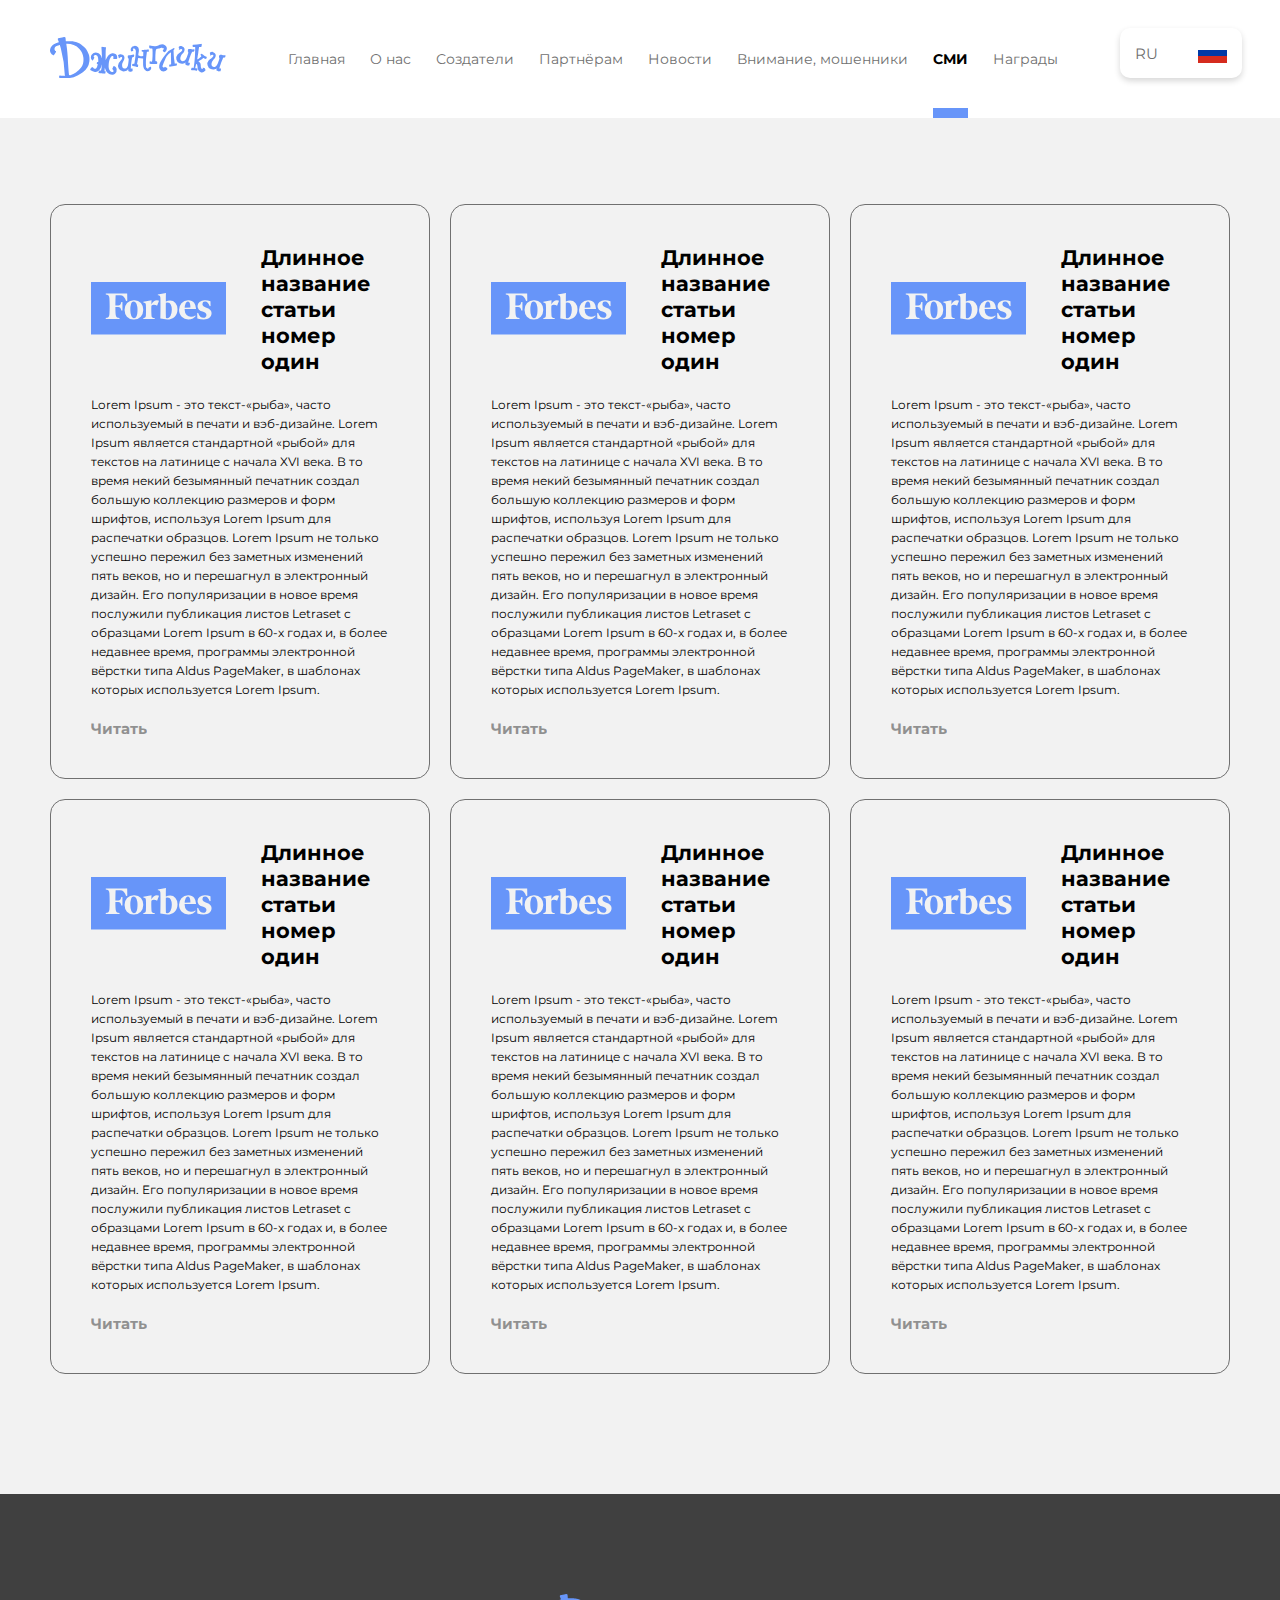
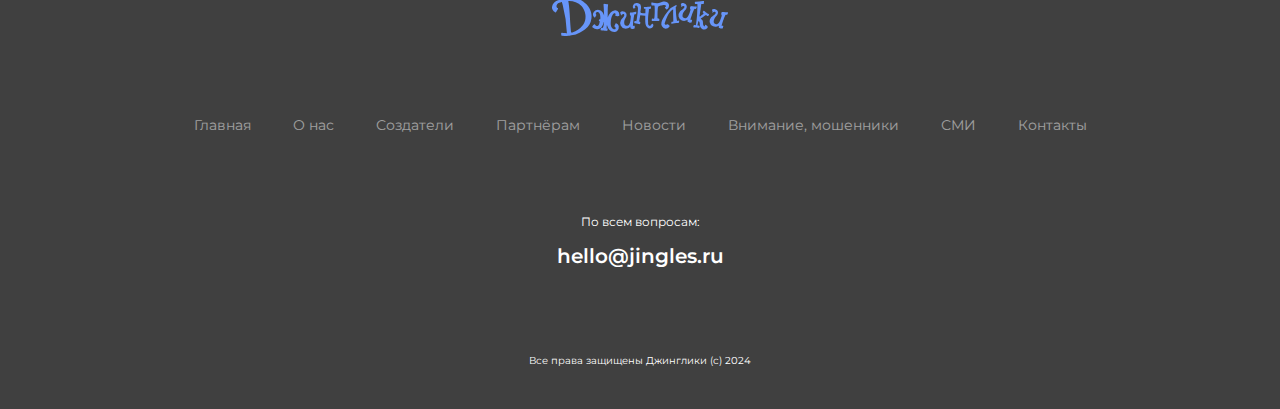
<file: media.html>
<!DOCTYPE html>
<html lang="en">
  <head>
    <meta charset="UTF-8" />
    <meta name="viewport" content="width=device-width, initial-scale=1.0" />
    <meta http-equiv="X-UA-Compatible" content="ie=edge" />
    <title>Document</title>
    <meta name="author" content="Yuriy Zudikhin https://t.me/Zudihin"/>
    <link rel="stylesheet" href="css/slick.css">
    <link rel="stylesheet" href="css/style.css" />    
  </head>

  <body>

    <header class="header">
      <div class="container">
        <div class="header_block">
          <a class="header_block_logo" href="#">
            <svg xmlns="http://www.w3.org/2000/svg" xmlns:xlink="http://www.w3.org/1999/xlink" width="175.748" height="41.719" viewBox="0 0 175.748 41.719">
              <defs>
                <clipPath id="clip-path">
                  <rect id="Прямоугольник_15" data-name="Прямоугольник 15" width="175.748" height="41.719" fill="#6795f9"/>
                </clipPath>
              </defs>
              <g id="Сгруппировать_13" data-name="Сгруппировать 13" clip-path="url(#clip-path)">
                <path id="Контур_158" data-name="Контур 158" d="M365,29.646a3.231,3.231,0,0,1,1.285.431c.6.448.638,1.112-.745,1.662-.313.125.922,2.239,1.445,2.327.913.154,1.957-1.3,2.236-1.989a4.233,4.233,0,0,0-1.5-5.072,5.1,5.1,0,0,0-3.908-.791,7.876,7.876,0,0,0-2.766,1.013,6.338,6.338,0,0,1-3.473.8,19.1,19.1,0,0,1-3.923-.507c-.394-.1-.793-.178-1.194-.242s-.544.066-.538.47c.007.464.032.929.076,1.391.081.844.085.983,1.138,1.043.435.025.872.017,1.307.043.324.019.5.078.614.229a3.81,3.81,0,0,1,.175.851c.034.8.076,1.6.1,2.4a71.274,71.274,0,0,1-.249,7.664c-.019.158-.038.316-.058.474a3.386,3.386,0,0,1-.422,1.594c-.054,0-.106,0-.163,0a2.115,2.115,0,0,1-.657-.091,2.976,2.976,0,0,0-1.135-.244,1.323,1.323,0,0,0-.209.76q-.05.251-.086.5a1.1,1.1,0,0,0-.046.364c-.006.049-.013.1-.019.148-.048.417.05.566.454.649a5.7,5.7,0,0,0,1.076.148c1.115.01,2.23.01,3.345.008a14.022,14.022,0,0,0,1.644-.006c.263-.032.883-.063,1.054-.249a.4.4,0,0,0,.074-.256q.022-.436.044-.873a1.812,1.812,0,0,0-.017-.47.934.934,0,0,0-.9-.715,2.072,2.072,0,0,1-.517.017.658.658,0,0,1-.45-.568c-.05-.36.041-.748.02-1.117-.026-.45-.02-.9-.024-1.354a69.016,69.016,0,0,1,.294-6.9,4.263,4.263,0,0,1,.531-1.988,1.531,1.531,0,0,1,.361-.377,3.769,3.769,0,0,0,.714-.189,4.84,4.84,0,0,1,1.292-.354,10.455,10.455,0,0,0,1.457-.3c.847-.153.928-.5,2.265-.347" transform="translate(-252.739 -18.765)" fill="#6795f9" fill-rule="evenodd"/>
                <path id="Контур_159" data-name="Контур 159" d="M405.084,54.932a.371.371,0,0,0-.177-.284,2.389,2.389,0,0,0-.785.1c-.37.052-.745.14-1.12.224a.988.988,0,0,1-.083-.307c-.2-1.261-.415-2.521-.575-3.787-.163-1.3-.307-2.6-.389-3.9-.115-1.833-.162-3.67-.247-5.5a1.639,1.639,0,0,1,.029-.213c.194-.194.5-.265.653-.541a1,1,0,0,0,.189-.661,1.137,1.137,0,0,0,.027-.26.419.419,0,0,0-.58-.434,3.6,3.6,0,0,0-.448.166,19.588,19.588,0,0,0-7.34,5.387,44.711,44.711,0,0,0-5.512,8.13,11.266,11.266,0,0,0-1.33,3.664,5.487,5.487,0,0,0,.565,3.673,4.634,4.634,0,0,0,5.662,1.886,3.494,3.494,0,0,0,1.738-1.4c.013-.017.027-.032.039-.05a.388.388,0,0,0,.054-.114c.038-.07.076-.139.109-.214.392-.876-.977-1.6-1.561-1.935a4.818,4.818,0,0,0-.623-.342c-.332-.127-.224-.17-.505.075-.215.187-.23.391-.5.493a1.185,1.185,0,0,1-.8-.089,1.921,1.921,0,0,1-.791-.693.754.754,0,0,1-.112-.219.884.884,0,0,1,0-.368,7.074,7.074,0,0,1,.425-1.382c.7-1.907,1.413-3.806,2.269-5.649.33-.71.717-1.392,1.062-2.092a9.617,9.617,0,0,1,1.307-1.721,14.813,14.813,0,0,1,2.345-2.326c.189-.144.6-.546.864-.54.1,0,.178.064.214.223a2.615,2.615,0,0,1-.006.805.128.128,0,0,1-.029-.022c0,2.4-.04,4.909.109,7.27.02,1.105.048,2.21.063,3.316v.011c-.005.085-.011.161-.019.217-.388.235-.541.153-.918.275-.718.242-.961.04-.97.429-.08.069-.08.174-.05.39q.058.41.13.817c.089.5.3.623.8.457.234-.078.467-.161.7-.223a18.825,18.825,0,0,1,3.222-.492c.723-.059,1.448-.094,2.173-.14.343-.022.432-.083.515-.415.109-.437.209-.875.3-1.316.047-.237.037-.326-.1-.388" transform="translate(-278.151 -28.256)" fill="#6795f9" fill-rule="evenodd"/>
                <path id="Контур_160" data-name="Контур 160" d="M306.63,52.82a.645.645,0,0,0-.369-.51l-.005,0c-.2-.146-1.251.354-1.448.483a2.7,2.7,0,0,0-.645.585,1.242,1.242,0,0,0-.2.262c-.06.139-.1.286-.147.429-.03.093-.052.241-.135.3a.282.282,0,0,1-.116.045c-.764-.212-1.931-.843-2.024-2.017,0-.033,0-.067,0-.1s-.006-.09-.01-.136c0-.021,0-.041,0-.06a3.168,3.168,0,0,1,0-.557,7.208,7.208,0,0,0,0-1.122c-.033-.624-.066-1.248-.076-1.873-.021-1.329.048-2.659.16-3.982.082-.979.194-1.956.32-2.931a28.8,28.8,0,0,0,.393-3h0a4.759,4.759,0,0,1,.063-.777c.088-.421.122-.446.542-.472q.5-.031,1-.041a.337.337,0,0,0,.384-.326c.049-.491.1-.982.137-1.474a.565.565,0,0,0-.011-.137h0a.046.046,0,0,1,.005.019.155.155,0,0,0,0-.016l.009.007a.077.077,0,0,0-.013-.065.284.284,0,0,0-.159-.232.7.7,0,0,0-.367-.061c-.144.008-.284.043-.428.057l-.51.05-.885.087-.98.1-.793.078c-.106.01-.217.032-.324.032a6.433,6.433,0,0,0-.806.112,6.65,6.65,0,0,1-.956-.044,4.037,4.037,0,0,0-.4-.021,1.118,1.118,0,0,0-.382.09.2.2,0,0,0-.053.026.173.173,0,0,0-.034.037l0,0c-.079.053-.107.157-.106.335,0,.261.032.522.035.784a.385.385,0,0,0,.288.39,1.808,1.808,0,0,0,.468.07c.243.011.486,0,.773,0,.012.2.032.372.03.541-.017,1.133-.035,2.265-.06,3.4-.005.222,0,.383-.008.5a9.57,9.57,0,0,1-3.5-.125c-.134-.037-.268-.071-.4-.1-.2-.1-.385-.225-.571-.333a2.039,2.039,0,0,0-.193-.1,1.614,1.614,0,0,1-.262-.539c0-.021-.006-.041-.01-.062.036-.237.07-.475.091-.714.1-1.113.48-2.1.521-3.216a6.344,6.344,0,0,0-.6-3.393,4.4,4.4,0,0,0-4.075-1.617,3.735,3.735,0,0,0-3.436,2.8,3.484,3.484,0,0,0,.25,2.39c.311.511.589.517,1.086.238a3.087,3.087,0,0,0,1.246-1.1.229.229,0,0,0,.041-.144c-.39-.315-.694-.784-.35-1.249.622-.84,1.859.073,2.3.648a.84.84,0,0,1,.163.3,7.534,7.534,0,0,1,.312,1.568c0,.477-.017.954-.049,1.431s-.074.93-.117,1.393c-.1,1.113-.224,2.225-.377,3.332-.17,1.231-.352,2.46-.537,3.689a16.327,16.327,0,0,1-.274,1.738c-.062.235-.211.968-.44,1.043a.251.251,0,0,1-.127,0c-.239-.047-.464-.151-.7-.193a.726.726,0,0,0-.676.175.858.858,0,0,0-.112.177,2.648,2.648,0,0,0-.359,1.478c.093.329.481.318.775.369.884.155,1.771.3,2.642.517a11.855,11.855,0,0,1,1.36.414c.251.1.654.274.917.125.2-.112.271-.423.3-.7.034-.171.029-.389.048-.511a3.112,3.112,0,0,0,.071-1.041c-.029-.166-.714-.219-.851-.244l-.121-.023a2.368,2.368,0,0,1,.016-1.5,3.531,3.531,0,0,0,.15-.459,19.336,19.336,0,0,1,.428-2.377,15.461,15.461,0,0,1,.368-2.042,22.05,22.05,0,0,0,4.952.491c0,.217,0,.388,0,.559-.005,1.83-.041,3.66,0,5.489a12.464,12.464,0,0,0,.3,2.326,5.947,5.947,0,0,0,1.623,3.028,3.781,3.781,0,0,0,4.843.44,3.41,3.41,0,0,0,1.222-1.739,2.283,2.283,0,0,0-.027-1.485c0-.012,0-.024,0-.035" transform="translate(-205.561 -22.609)" fill="#6795f9" fill-rule="evenodd"/>
                <path id="Контур_161" data-name="Контур 161" d="M38.913,17.846a17.739,17.739,0,0,0-1.691-3.969,16.956,16.956,0,0,0-2.543-3.4,18.334,18.334,0,0,0-3.056-2.541,1.455,1.455,0,0,1,.165.106A20.47,20.47,0,0,0,27.4,5.57c-.3-.129-1.269-.481-1.579-.576a20.788,20.788,0,0,0-2.3-.593,4.592,4.592,0,0,0-.86-.052c-1.678-.129-4.586-.247-6.786-.175a.586.586,0,0,1-.063-.2,3.032,3.032,0,0,1-.058-.361c-.052-.685-.094-1.371-.154-2.056a4.656,4.656,0,0,0-.139-.848A.73.73,0,0,0,15.24.353a.064.064,0,0,0-.019-.025h-.005A.733.733,0,0,0,15.028.22,1.394,1.394,0,0,0,13.768.08h0c-.106.026-.208.056-.306.088l-.23.062a1.561,1.561,0,0,0-.155.057.724.724,0,0,1-.3.081,1.734,1.734,0,0,0-.232.006l.014,0c-.037,0-.092.009-.155.018h0a2.41,2.41,0,0,0-.57.15c-.166.031-.331.11-.486.151-.194.052-.4.074-.6.11q-.6.112-1.206.237a4.321,4.321,0,0,1-.714.033c-.063.02-.335.082-.4.1-.1.088-.2.181-.3.262a.955.955,0,0,0-.134.127.653.653,0,0,0-.191.359c0,.02,0,.041,0,.062a.877.877,0,0,0-.006.109c0,.044,0,.088.008.132,0,.012,0,.023,0,.034a2.725,2.725,0,0,0,.125.5c.049.149.108.294.171.438.014.033.024.068.038.1.121.276.23.538.334.8.1.281.2.566.32.838.022.061.044.12.066.182a.5.5,0,0,1,.064.153c-.125.039-.154.056-.276.094-.9.284-1.812.531-2.694.862A10.247,10.247,0,0,0,1.975,8.77,6.676,6.676,0,0,0,.011,12.994a5,5,0,0,0,.267,2.028A5.91,5.91,0,0,0,1.329,16.7a4.65,4.65,0,0,0,.4.437c.1.09.2.173.3.254a7.862,7.862,0,0,0,.954.628c.28.156.585.4.9.168a3.594,3.594,0,0,0,.567-.883c.146-.225.306-.442.444-.672a10.173,10.173,0,0,0,1.179-1.914c.2-.656-.607-.705-.948-1.044a2.142,2.142,0,0,1-.57-1.107,3.038,3.038,0,0,1,.611-2.445C6.2,8.834,8.033,8.575,9.5,7.973c.043-.017.088-.032.135-.046l.191.04a10.192,10.192,0,0,1,.306,1.071l.669,2.3a123.847,123.847,0,0,1,4.086,27.556q-.4-.006-.8-.023c-.47-.02-.952-.079-1.424-.058-.886-.093-1.772-.191-2.658-.289-.644-.072-.909.122-.888.768A11.553,11.553,0,0,0,9.332,41c.077.418.265.554.691.592a30.033,30.033,0,0,0,4.949.039c.785-.059,1.571-.116,2.353-.21.693-.083,1.384-.2,2.069-.329,1-.194,2-.42,3-.625a2.736,2.736,0,0,1,.428-.021l1.59-.495c.092-.181.282-.2.444-.267,1.077-.413,2.138-.864,3.176-1.369a27.261,27.261,0,0,0,4.8-2.966,17.738,17.738,0,0,0,4.58-5.128A15.487,15.487,0,0,0,39.377,24.4a15.948,15.948,0,0,0,.047-3.913,16.835,16.835,0,0,0-.511-2.642m-7.3-2.8a15.255,15.255,0,0,1,1.345,3.575,16.2,16.2,0,0,1,.028,8.033,11.94,11.94,0,0,1-2.05,4.154,22.078,22.078,0,0,1-5.051,4.781c-.814.567-1.739.968-2.548,1.532-.4.177-.82.346-1.264.5q-.259.088-.521.169-.3.095-.606.182c-.335.1-.667.194-1,.282-.41.038-.729.015-.808-.127-.39-.7-1.23-14.3-1.3-15.953-.039-.886-.088-1.771-.154-2.654q-.147-1.991-.323-3.98c-.1-1.093-.2-2.185-.329-3.275-.137-1.168-.3-2.333-.461-3.5-.077-.561-.172-1.119-.258-1.678-.008-.053-.006-.108-.012-.226.316-.005.6-.017.885-.013a18.945,18.945,0,0,1,6.5,1.233,15.458,15.458,0,0,1,5.748,3.873,13.654,13.654,0,0,1,2.182,3.085M9.664,7.919l-.014,0,.014,0m.053.008a.059.059,0,0,0-.024-.017L9.74,7.9a.062.062,0,0,0-.023.03m.067-.043.061-.018,0,.012Z" transform="translate(0 0)" fill="#6795f9" fill-rule="evenodd"/>
                <path id="Контур_162" data-name="Контур 162" d="M514.8,37.113c-.194-.112-.225-.194-.418-.265l-1.306-.888c-.112-.112-.653-.541-.765-.612a7.581,7.581,0,0,0-.775-.694c-.265-.224-.418-.53-.837-.5-.306.041-.541.469-.694.694-.183.183-.7.6-.408.777h0c.019.11.636.587.7.643.329.291.21.389.031.742a2.726,2.726,0,0,1-.868.826q-.507.407-1,.828-.371.315-.735.637c-.185.164-.4.453-.641.514a.684.684,0,0,1-.4-.015.483.483,0,0,1-.148-.087.444.444,0,0,1-.134-.242c.034-.38.177-.831.213-1.072.088-.6.167-1.194.28-1.786l.459-2.877c0-.306.123-.612.153-.959a.268.268,0,0,1-.049.012q.165-1.1.329-2.2c.127-.847.24-1.7.366-2.543.075-.5.1-.523.593-.55.45-.025.9-.046,1.348-.082.357-.029.513-.1.592-.338a.723.723,0,0,0,.061-.318c.026-.188.047-.377.068-.566a2.192,2.192,0,0,0,.061-.538q.046-.46.085-.919c.026-.32-.064-.394-.382-.352s-.657.118-.987.172a55.744,55.744,0,0,1-6.985.593,2.112,2.112,0,0,0-.431.043.481.481,0,0,0-.416.531c.008.421.047.841.07,1.261a.306.306,0,0,0,.147.264c0,.027.006.054.01.081.151.261,1.669.157,2.273.222a.886.886,0,0,1,.047.226,6.717,6.717,0,0,1,.039.783c-.009.9-.016,1.8-.045,2.7-.054,1.683-.107,3.367-.191,5.05-.059,1.173-.156,2.345-.258,3.515-.117,1.345-.233,2.69-.4,4.03-.185,1.519-.419,3.031-.634,4.546a.672.672,0,0,1-.035.066s-.007.006-.009.01l.015-.041a4.48,4.48,0,0,1-.959-.163c-.222-.044-.634-.163-.832-.024a.484.484,0,0,0-.108.107,1.239,1.239,0,0,0-.13.239c-.032.073-.062.147-.094.22a2.754,2.754,0,0,0-.413,1.141l-.175.342a.942.942,0,0,0,.8.364c.941.057,1.887.089,2.82.21.687.089,1.358.3,2.037.461.3.069.367.048.473-.219a10.359,10.359,0,0,0,.349-1.029.246.246,0,0,0-.01-.126,2.005,2.005,0,0,0,.1-.448c.018-.243-.1-.305-.332-.385a.54.54,0,0,0-.359-.032,1.475,1.475,0,0,0-.473-.214c-.089-.023-.178-.045-.269-.061a.813.813,0,0,0-.115-.063,1.175,1.175,0,0,0-.6-.033.285.285,0,0,1-.152-.038h0a44.568,44.568,0,0,1,1.114-4.443c.04-.064.273.3.279.307a2.919,2.919,0,0,1,.723,1.332,14.149,14.149,0,0,1,.224,1.719,12.323,12.323,0,0,0,.3,1.933,4.284,4.284,0,0,0,2.9,3.151,4.075,4.075,0,0,0,4.162-1.123,1.593,1.593,0,0,0,.283-2.164,4.318,4.318,0,0,0-.946-.813c-.075-.052-.131-.116-.221-.118s-.16.135-.247.07a.142.142,0,0,1-.043-.073c-.135-.393-.357-.351-.7-.272a.441.441,0,0,0-.3.158.355.355,0,0,0-.038.208c.01.169.066.333.076.5a.476.476,0,0,1-.186.445.532.532,0,0,1-.3.053c-.106-.005-.212,0-.317,0a2.264,2.264,0,0,1-.5-.517,4.045,4.045,0,0,1-.689-2.572,6.336,6.336,0,0,0-.072-1.249,4.561,4.561,0,0,0-.143-.818,2.522,2.522,0,0,0-.558-1.141,3.118,3.118,0,0,0-.935-.722c-.534-.264-.65-.525-.177-.933a16.513,16.513,0,0,1,1.659-1.107c.634-.426,1.271-.845,1.907-1.268.315-.21.651-.406.948-.639.458-.358.765.089,1.1.395a2,2,0,0,0,.392.306.674.674,0,0,0,.481.079.4.4,0,0,1,.127-.025c.282.02.4.26.594-.047a1.56,1.56,0,0,0,.083-.154.049.049,0,0,0,.019,0,5.123,5.123,0,0,0,.544-1.24.727.727,0,0,0,.037-.213c-.009-.458-.837-.36-1.139-.581m-12.784-9.781v.009a.091.091,0,0,1,0-.009m.012.039h0a1.489,1.489,0,0,0,.509.081,1.489,1.489,0,0,1-.509-.081m-1.653,22.29.041-.1c.035-.044.072-.086.108-.129l-.151.3a.379.379,0,0,1,0-.07" transform="translate(-359.141 -17.504)" fill="#6795f9" fill-rule="evenodd"/>
                <path id="Контур_163" data-name="Контур 163" d="M168.288,42.151a3.232,3.232,0,0,0-.982-.605,4.253,4.253,0,0,0-2.732-.311,6.362,6.362,0,0,0-3.592,2A14.555,14.555,0,0,0,158.24,47.7c-.073.177-.141.355-.21.534.006-.1.019-.2.018-.259-.005-.3,0-.609,0-.914.008-.589.028-1.178.028-1.767,0-2.305-.031-4.489.041-6.794.032-.7.231-1.812.236-2.645a1.73,1.73,0,0,0,.1-.424c.012-.119-.01-.265-.12-.313a2.464,2.464,0,0,0-.6-.048c-.163-.017-.325-.039-.488-.054a9.034,9.034,0,0,1-.9-.149c-.335-.065-.69-.039-1.029-.1a3.368,3.368,0,0,0-.925-.115.642.642,0,0,0-.527.5,1.479,1.479,0,0,0,.028.455c.021.809.085,1.614.157,2.418q.055.894.107,1.789c.008.568,0,1.137.03,1.7.06,1.332.236,2.657.221,3.989,0,.244,0,.489,0,.735l-.035-.087a5.177,5.177,0,0,0-.287-.814,5.308,5.308,0,0,0-.459-1.112,6.451,6.451,0,0,0-1.265-1.806c-.07,0-.128,0-.184,0,.023-.025-.017,0,.185,0a4.924,4.924,0,0,0-2.089-1.453,4.678,4.678,0,0,0-2.019-.53,4.9,4.9,0,0,0-3.958,1.956,4.277,4.277,0,0,0-1.031,2.935,3.719,3.719,0,0,0,1.266,2.73c.623.5.759.307,1.143-.311.309-.5,1.133-1.97,1.128-2-.033-.087-.046-.268-.08-.355-1.915-1.968,1.551-3.768,2.874-1.683a6.281,6.281,0,0,1,.892,2.2,14.683,14.683,0,0,1,.183,3.6c-.007.123-.034.245-.054.386-.146,0-.247,0-.347,0a.884.884,0,0,0-.994.779,3.239,3.239,0,0,0-.087.382c-.07.456.045.643.482.783.108.035.294.045.38.123.186.168.017.428-.029.618-.037.149-.069.3-.1.45-.08.369-.159.737-.256,1.1a4.583,4.583,0,0,1-1.007,2.1,1.842,1.842,0,0,1-2.2.205c-.059-.028-.116-.058-.174-.089q-.2-.183-.379-.383c-.212-.234-.342-.544-.53-.769a.452.452,0,0,0-.548-.134.532.532,0,0,0-.525.082,5.2,5.2,0,0,0-1.491,1.683c-.343.61-.283.846.285,1.246a9.434,9.434,0,0,0,4.192,1.718,4.483,4.483,0,0,0,4.023-1.32,10.069,10.069,0,0,0,1.183-1.5,12.33,12.33,0,0,0,1.694-4.172c.014-.064.011-.126.063-.172a.145.145,0,0,1,.152-.03.082.082,0,0,1,.037.056.3.3,0,0,0-.031.06,1.729,1.729,0,0,0-.063.437c-.01.149-.025.3-.036.448q-.075.495-.15.989c-.112.731-.229,1.461-.363,2.188a5.308,5.308,0,0,1-.481,1.345.7.7,0,0,1-.661.46c-.083-.017-.167-.038-.255-.06a.994.994,0,0,0-.3-.032l-.183-.035a.356.356,0,0,0-.448.249c-.144.413-.284.829-.423,1.244-.109.326-.453.847.069.928l1.273.2c.3.047.6.093.907.125.6.063,1.2.054,1.795.117q.645.069,1.292.124c.254.022.74.162.964-.019.453.052.467-.092.613-1.534,0-.265.153-.5.081-.683a.808.808,0,0,0-.358-.07l0-.011-.464-.033-.064-.12a.671.671,0,0,1-.082.1.262.262,0,0,1-.241-.194.536.536,0,0,1,.016-.1c.112-.347.153.194.194-.806a7.448,7.448,0,0,1,.153-1.836,3.048,3.048,0,0,0,.039-.457.393.393,0,0,0,.038-.027c.03.038.056.058.063.083.037.125.07.252.1.379a9.442,9.442,0,0,0,2.656,4.714,6.453,6.453,0,0,0,4.775,1.786,4.736,4.736,0,0,0,2.571-.918,4.9,4.9,0,0,0,1.653-4.448c-.041-.694-.112-.428-.112-.734a.26.26,0,0,0-.049-.149,4.176,4.176,0,0,0-.532-.963c-.153-.194-.571-.765-.765-.765l-.012,0a2.472,2.472,0,0,0-.774-.539c-.29-.2-.56-.326-.7-.24a.665.665,0,0,0-.227.3c-.2.393-.382.792-.572,1.187l-.289.6a4.242,4.242,0,0,0-.257.577q-.022.074-.04.149a.418.418,0,0,0,.109.432c.117.1.255.184.37.293a2.391,2.391,0,0,1,.584.864,2.272,2.272,0,0,1,.091.291,1.161,1.161,0,0,1-.026.737,1.237,1.237,0,0,1-1.313.616,2.523,2.523,0,0,1-.909-.342c-.274-.173-.544-.353-.828-.507l-.051-.029a2.274,2.274,0,0,1-.225-.214,2.744,2.744,0,0,1-.8-1.124,8.209,8.209,0,0,1-.567-1.877,10.905,10.905,0,0,1-.164-1.166c.007-.628.037-1.257.044-1.885a16.592,16.592,0,0,1,.516-3.833,11.343,11.343,0,0,1,1.6-3.74c.532-.774,1.417-1.846,2.35-.989a1.358,1.358,0,0,1,.407.582c.179.588-1.024,1.3-.151,1.734l.023.01a.625.625,0,0,0,.093.071.127.127,0,0,1-.044-.05,4.305,4.305,0,0,0,1.585.408,4.375,4.375,0,0,0,.867-.034,5.006,5.006,0,0,0,.541-.087,1.419,1.419,0,0,0,.433-.208.429.429,0,0,0,.238-.2.544.544,0,0,0,.019-.055c0,.018,0,.037,0,.055l.081-.347c.031-1.612-.122-2.8-1.346-3.907m.439,14.042c0-.006,0-.011,0-.017l.022.027-.024-.01m-.635-1.05-.046-.054-.067-.08a.732.732,0,0,1,.113.134M169.517,44.9l.007.021c0,.087,0,.159.005.195,0,.009,0,.018,0,.027,0-.081-.009-.162-.013-.243" transform="translate(-102.412 -24.878)" fill="#6795f9" fill-rule="evenodd"/>
                <path id="Контур_164" data-name="Контур 164" d="M256,75.428c-.634-.422-1.022.066-1.785.064.008-.841.054-1.712.13-2.555l.24-2.473a.5.5,0,0,0-.043.06l.006-.055c.109-.552.16-1.127.266-1.685.057-.553.18-1.176.228-1.718l.308-1.654c.012-.194.046-.39.076-.585.047-.138.095-.276.147-.411a3.682,3.682,0,0,1,.17-.4.329.329,0,0,1,.242-.165,3,3,0,0,1,.709-.063.881.881,0,0,0,.547-.329,1.3,1.3,0,0,0,.289-.648,3.85,3.85,0,0,0,.036-.717c0-.2.044-.542-.078-.712a.405.405,0,0,0-.295-.136,3.732,3.732,0,0,0-1.336.278,6.538,6.538,0,0,1-1.074.191c-.9.09-1.8.158-2.684.333a1.934,1.934,0,0,0-.5.152.711.711,0,0,0-.421.589c-.014.224-.008.449,0,.673.008.242.022.483.047.724a.974.974,0,0,0,.076.4,1.02,1.02,0,0,0,.216.2,1.679,1.679,0,0,1,.561,1.092,2.909,2.909,0,0,1,.006.642,3.653,3.653,0,0,0-.065.572,6.363,6.363,0,0,1-.1,1.12c-.1.856-.175,1.715-.316,2.565-.061.365-.133.728-.222,1.087a5.852,5.852,0,0,1-1.219,2.54,1.547,1.547,0,0,0-.272.236l-.054.063a2.948,2.948,0,0,1-3.032.286,2.688,2.688,0,0,1-1.225-1.963,6.74,6.74,0,0,1,.112-2.72,9.1,9.1,0,0,1,.446-1.155,13.619,13.619,0,0,1,.994-1.994,4.773,4.773,0,0,0,.643-1.964,3.355,3.355,0,0,0-.021-.97l0,0c.028.008.038.041.042.069.017.1.04.654.07.824a3.507,3.507,0,0,0-.083-1.342,3.67,3.67,0,0,0-.179-.676,2.306,2.306,0,0,0-.547-.828,2.159,2.159,0,0,0-.176-.247,2.831,2.831,0,0,0-1.942-.871c-.044-.007-.087-.016-.131-.021s-.093-.008-.14-.012c-.053-.03-.106-.06-.159-.092a1.06,1.06,0,0,0-.738-.145,4.405,4.405,0,0,0-1.171.3,3.477,3.477,0,0,0-.893.557,1,1,0,0,0-.118,1.186,1.11,1.11,0,0,1,.178.354c.01.058.011.13.063.158a.154.154,0,0,0,.072.013l.551.009c-.034.147-.2.218-.3.329a.611.611,0,0,0-.107.552c.046.186.192.586.417.611a.4.4,0,0,0,.258-.088c.62-.418.9-1.141,1.731-1.174.474-.019.93.016,1.078.539a2.026,2.026,0,0,1-.193,1.346c-.059.1-.118.191-.167.291a1.393,1.393,0,0,0-.077.182c-.032.054-.063.108-.1.161-.228.253-.582.818-.8,1.045a14.015,14.015,0,0,0-.968,1.09c-.29.386-.606.77-.861,1.185-.1.151-.191.3-.277.464a5.537,5.537,0,0,0,3.968,8.062,6.07,6.07,0,0,0,3.082-.325,11.886,11.886,0,0,0,1.581-.848c.341-.195.623-.727.96-.821.068.633-.216,1.485.342,1.975.261.229.5.082.794.124.327.047.651.242,1,.31a1.84,1.84,0,0,0,.28.04,1.341,1.341,0,0,0,.76-.24,2.824,2.824,0,0,1,.823-.247c.321-.083.35-.126.339-.45a6.834,6.834,0,0,0-.045-.765A6.328,6.328,0,0,0,256,75.428m-1.891.653c-.006,0-.012,0-.018,0s.012,0,.018,0m-.04-.121h0c.009-.011.034,0,.055-.077-.021.074-.046.066-.055.077m1.079-.475a2.483,2.483,0,0,0-1,.154,1.442,1.442,0,0,1-.02.2,1.41,1.41,0,0,0,.02-.2,2.485,2.485,0,0,1,1-.154" transform="translate(-173.401 -43.711)" fill="#6795f9" fill-rule="evenodd"/>
                <path id="Контур_165" data-name="Контур 165" d="M463.5,38.435c.077-.124.155-.248.237-.367a3.7,3.7,0,0,1,.257-.353.328.328,0,0,1,.273-.106,3.025,3.025,0,0,1,.705.1.88.88,0,0,0,.607-.2,1.3,1.3,0,0,0,.429-.565,3.869,3.869,0,0,0,.2-.69c.042-.192.166-.517.086-.711a.4.4,0,0,0-.256-.2,3.726,3.726,0,0,0-1.364-.033,6.522,6.522,0,0,1-1.089-.058c-.895-.116-1.788-.255-2.69-.285a1.933,1.933,0,0,0-.521.034.711.711,0,0,0-.544.479c-.065.214-.11.435-.153.655-.046.237-.088.476-.118.716a.977.977,0,0,0-.018.411,1.02,1.02,0,0,0,.166.242,1.678,1.678,0,0,1,.3,1.191,2.877,2.877,0,0,1-.139.626,3.718,3.718,0,0,0-.193.543,6.332,6.332,0,0,1-.349,1.069c-.288.812-.559,1.631-.89,2.427-.142.342-.294.679-.463,1.008a5.852,5.852,0,0,1-1.763,2.2,1.535,1.535,0,0,0-.318.168l-.051.037a2.942,2.942,0,0,1-3.034-.4,2.688,2.688,0,0,1-.748-2.19,6.74,6.74,0,0,1,.727-2.624,9.118,9.118,0,0,1,.7-1.023,13.644,13.644,0,0,1,1.421-1.717,4.776,4.776,0,0,0,1.073-1.767,3.354,3.354,0,0,0,.2-.949l0,0c.025.014.027.048.026.076-.006.1-.109.646-.119.818a3.5,3.5,0,0,0,.224-1.325,3.683,3.683,0,0,0-.021-.7,2.309,2.309,0,0,0-.344-.931,2.186,2.186,0,0,0-.115-.28,2.829,2.829,0,0,0-1.694-1.289c-.041-.017-.081-.035-.123-.051s-.089-.029-.134-.044q-.068-.061-.134-.126a1.059,1.059,0,0,0-.687-.309,4.4,4.4,0,0,0-1.208.024,3.469,3.469,0,0,0-1,.34,1,1,0,0,0-.384,1.128,1.109,1.109,0,0,1,.093.385c0,.059-.018.129.026.168a.153.153,0,0,0,.067.029l.534.134c-.066.135-.241.167-.365.253a.61.61,0,0,0-.23.514c0,.192.054.615.268.69a.4.4,0,0,0,.271-.027c.7-.266,1.137-.907,1.952-.751.466.089.9.227.928.77a2.027,2.027,0,0,1-.494,1.267c-.079.079-.158.159-.229.245a1.383,1.383,0,0,0-.116.16c-.043.046-.086.091-.13.136-.279.194-.752.664-1.017.836a14.015,14.015,0,0,0-1.19.842c-.37.31-.765.612-1.107.959-.129.125-.255.253-.375.389a5.537,5.537,0,0,0,2.035,8.752,6.067,6.067,0,0,0,3.076.383A11.852,11.852,0,0,0,456.2,49.1c.376-.112.771-.566,1.121-.582-.078.632-.547,1.4-.115,2,.2.282.466.192.745.3.307.119.579.384.9.529a1.821,1.821,0,0,0,.263.1,1.34,1.34,0,0,0,.794-.062,2.839,2.839,0,0,1,.858-.054c.332-.008.37-.043.433-.362a6.8,6.8,0,0,0,.129-.755,6.316,6.316,0,0,0,.332-1.334c-.521-.554-1.01-.168-1.753-.342.2-.817.441-1.655.707-2.459l.795-2.354a.485.485,0,0,0-.056.049l.018-.052c.232-.512.411-1.062.642-1.581.181-.525.442-1.1.612-1.622l.675-1.541c.056-.187.133-.369.206-.552M460.8,48.8a.815.815,0,0,1-.4.3.815.815,0,0,0,.4-.3m-1.134.3s-.012,0-.016-.008c0-.028,0-.049,0-.065,0,.016,0,.037,0,.065C459.657,49.092,459.664,49.093,459.668,49.1Zm0-.131a.058.058,0,0,0,.031-.017.058.058,0,0,1-.031.017m.391-.3c.088,0,.181,0,.272,0-.091,0-.184,0-.272,0s-.172.008-.247.013a.856.856,0,0,1-.1.256.856.856,0,0,0,.1-.256c.075-.005.159-.01.247-.013" transform="translate(-321.737 -22.921)" fill="#6795f9" fill-rule="evenodd"/>
                <path id="Контур_166" data-name="Контур 166" d="M576.864,56.207a.407.407,0,0,0-.256-.2,3.732,3.732,0,0,0-1.364-.032,6.552,6.552,0,0,1-1.089-.058c-.895-.116-1.788-.255-2.69-.285a1.944,1.944,0,0,0-.521.034.712.712,0,0,0-.545.479c-.064.214-.11.435-.153.655-.047.237-.088.476-.118.716a.976.976,0,0,0-.018.411,1.02,1.02,0,0,0,.166.242,1.679,1.679,0,0,1,.3,1.19,2.9,2.9,0,0,1-.139.627,3.683,3.683,0,0,0-.193.543,6.344,6.344,0,0,1-.349,1.069c-.288.812-.559,1.63-.889,2.426-.142.342-.294.68-.463,1.009a5.847,5.847,0,0,1-1.763,2.2,1.561,1.561,0,0,0-.318.168l-.051.037a2.943,2.943,0,0,1-3.034-.4,2.687,2.687,0,0,1-.747-2.19,6.731,6.731,0,0,1,.727-2.623,9.06,9.06,0,0,1,.7-1.023,13.624,13.624,0,0,1,1.421-1.717,4.771,4.771,0,0,0,1.072-1.767,3.36,3.36,0,0,0,.2-.949l0,0c.025.013.027.048.026.076-.006.1-.11.646-.119.819a3.5,3.5,0,0,0,.224-1.326,3.671,3.671,0,0,0-.021-.7,2.3,2.3,0,0,0-.344-.93,2.155,2.155,0,0,0-.115-.28,2.83,2.83,0,0,0-1.694-1.289c-.041-.017-.081-.035-.123-.051s-.089-.029-.134-.044q-.067-.061-.134-.126a1.059,1.059,0,0,0-.686-.309,4.41,4.41,0,0,0-1.208.025,3.462,3.462,0,0,0-1,.34,1,1,0,0,0-.384,1.128,1.109,1.109,0,0,1,.093.385c0,.059-.018.129.026.169a.155.155,0,0,0,.067.028l.534.134c-.066.135-.241.167-.365.253a.61.61,0,0,0-.23.514c0,.192.054.615.268.69a.4.4,0,0,0,.271-.027c.7-.266,1.137-.907,1.952-.751.466.089.9.227.928.77a2.028,2.028,0,0,1-.494,1.267c-.079.08-.158.159-.229.245a1.389,1.389,0,0,0-.116.16c-.043.046-.086.092-.13.136-.279.194-.753.664-1.017.836a14.086,14.086,0,0,0-1.191.843c-.37.311-.765.613-1.107.959-.129.125-.255.253-.376.389a5.538,5.538,0,0,0,2.035,8.752,6.069,6.069,0,0,0,3.075.382,11.808,11.808,0,0,0,1.732-.467c.376-.112.772-.566,1.121-.581-.078.632-.547,1.4-.115,2,.2.283.466.193.745.3.308.119.579.383.9.529a1.844,1.844,0,0,0,.263.1,1.344,1.344,0,0,0,.794-.062,2.829,2.829,0,0,1,.858-.054c.332-.007.369-.043.433-.362a6.871,6.871,0,0,0,.129-.755,6.343,6.343,0,0,0,.332-1.334c-.521-.555-1.01-.168-1.753-.342.2-.817.442-1.655.707-2.46l.795-2.354a.524.524,0,0,0-.056.049l.019-.052c.232-.513.411-1.062.642-1.581.182-.526.442-1.1.612-1.622l.675-1.541c.056-.187.134-.369.207-.553.077-.124.155-.248.237-.367a3.647,3.647,0,0,1,.257-.354.328.328,0,0,1,.273-.106,3,3,0,0,1,.7.1.882.882,0,0,0,.607-.2,1.3,1.3,0,0,0,.429-.566,3.86,3.86,0,0,0,.2-.69c.042-.192.166-.517.086-.711m-5.888,13.549h0a.965.965,0,0,0,.347-.224.965.965,0,0,1-.347.224m-.739,0c-.005,0-.012,0-.016-.008s0-.031,0-.044c0,.012,0,.026,0,.044S570.232,69.754,570.237,69.758Zm.662-.433a1.411,1.411,0,0,1,.5.094,1.411,1.411,0,0,0-.5-.094,4.689,4.689,0,0,0-.519.013c-.067.243-.111.278-.136.287a.084.084,0,0,0-.019.007.079.079,0,0,1,.019-.007c.025-.008.069-.044.136-.287a4.761,4.761,0,0,1,.519-.013" transform="translate(-401.142 -37.759)" fill="#6795f9" fill-rule="evenodd"/>
              </g>
            </svg>
          </a>
          <ul>
            <li>
              <a href="#">Главная</a>
            </li>
            <li>
              <a href="#">О нас</a>
            </li>
            <li>
              <a href="#">Создатели</a>
            </li>
            <li>
              <a href="#">Партнёрам</a>
            </li>
            <li>
              <a href="#">Новости</a>
            </li>
            <li>
              <a href="#">Внимание, мошенники</a>
            </li>
            <li class="current_page_item">
              <a href="#">СМИ</a>
            </li>
            <li>
              <a href="#">Награды</a>
            </li>
          </ul>
          <div class="header_block_switcher">
            <div class="header_block_switcher_wrap">
              <div class="header_block_switcher_wrap_lang">
                <span>ru</span>
                <img src="img/header/ru.svg">
              </div>
              <div class="header_block_switcher_wrap_list">
                <a href="#" class="header_block_switcher_wrap_list_item">
                  <span>en</span>
                  <img src="img/header/ru.svg">
                </a>
                <a href="#" class="header_block_switcher_wrap_list_item">
                  <span>kz</span>
                  <img src="img/header/ru.svg">
                </a>
              </div>
            </div>
          </div>
          
          <div class="header_block_burger">
            <span></span>
            <span></span>
            <span></span>
          </div>
        </div>
      </div>
      <div class="header_drop">
        <div class="container">
          <div class="header_drop_block">
            <div class="header_drop_block_switcher">
              <div class="header_drop_block_switcher_lang">
                <span>ru</span>
                <img src="img/header/ru.svg">
              </div>
              <div class="header_drop_block_switcher_list">
                <a href="#" class="header_drop_block_switcher_list_item">
                  <span>en</span>
                  <img src="img/header/ru.svg">
                </a>
                <a href="#" class="header_drop_block_switcher_list_item">
                  <span>kz</span>
                  <img src="img/header/ru.svg">
                </a>
              </div>
            </div>
            <ul>
              <li>
                <a href="#">Главная</a>
              </li>
              <li>
                <a href="#">О нас</a>
              </li>
              <li>
                <a href="#">Создатели</a>
              </li>
              <li>
                <a href="#">Партнёрам</a>
              </li>
              <li>
                <a href="#">Новости</a>
              </li>
              <li>
                <a href="#">Внимание, мошенники</a>
              </li>
              <li>
                <a href="#">СМИ</a>
              </li>
            </ul>
            <div class="header_drop_block_question">
              <span>По всем вопросам:</span>
              <a href="mailto:hello@jingles.ru">hello@jingles.ru</a>
            </div>
            <p>Все права защищены Джинглики (с) 2024</p>
          </div>
        </div>
      </div>
    </header>

    <section class="massmedia">
      <div class="container">
        <div class="massmedia_block">
          <a href="#" class="massmedia_block_item">
            <div class="massmedia_block_item_wrap">
              <div class="massmedia_block_item_wrap_title">
                <div class="massmedia_block_item_wrap_title_img">
                  <svg id="forbes-2" xmlns="http://www.w3.org/2000/svg" width="135.333" height="52.485" viewBox="0 0 135.333 52.485">
                    <path id="Вычитание_1" data-name="Вычитание 1" d="M135.333,52.485H0V0H135.333V52.484ZM97.451,18.264a8.942,8.942,0,0,0-7.006,2.994A10.238,10.238,0,0,0,88.09,27.99a10.506,10.506,0,0,0,.693,3.842,8.754,8.754,0,0,0,1.936,3,9.352,9.352,0,0,0,6.732,2.645,9.832,9.832,0,0,0,4.467-1.065,7.953,7.953,0,0,0,2.826-2.34l-.485-.608a6.269,6.269,0,0,1-4.135,1.337,6.019,6.019,0,0,1-4.5-1.735,8.131,8.131,0,0,1-1.943-6.046h11.307a9.921,9.921,0,0,0-1.855-6.245,6.346,6.346,0,0,0-2.352-1.841A7.979,7.979,0,0,0,97.451,18.264Zm-54.345,0a9.245,9.245,0,0,0-7.022,2.842,9.891,9.891,0,0,0-2.462,6.762A10.144,10.144,0,0,0,35.9,34.723a8.8,8.8,0,0,0,6.839,2.751,9.245,9.245,0,0,0,7.022-2.842,9.894,9.894,0,0,0,2.462-6.763,10.141,10.141,0,0,0-2.28-6.854A8.8,8.8,0,0,0,43.107,18.264Zm63.952,12.521h0l-.852.244.123,5.349a19.278,19.278,0,0,0,6.443,1.095c4.728,0,7.782-2.434,7.782-6.2a4.465,4.465,0,0,0-1.064-3.114,8.443,8.443,0,0,0-3.435-2.113,14.61,14.61,0,0,1-3.587-1.793,2.37,2.37,0,0,1-1.033-1.976,2.531,2.531,0,0,1,2.555-2.675,3.823,3.823,0,0,1,2.78,1.079,8.632,8.632,0,0,1,1.962,3.541l.85-.244-.125-4.741a14.987,14.987,0,0,0-5.592-.972A8.139,8.139,0,0,0,108.533,20a5.315,5.315,0,0,0-1.961,4.1,4.678,4.678,0,0,0,1.4,3.556,9.153,9.153,0,0,0,3.588,1.915c2.945,1.059,3.891,1.886,3.891,3.4a2.725,2.725,0,0,1-.79,1.945,3.1,3.1,0,0,1-2.25.851,4.355,4.355,0,0,1-3.039-1.124,9.449,9.449,0,0,1-2.31-3.861ZM74.961,10.97l-8.146,1.458v.73l.851.121c1.049.233,1.446.772,1.7,2.31.246,2.925.114,18.641,0,21.033a31.475,31.475,0,0,0,6.81.851c6.374,0,10.334-3.96,10.334-10.335a9.5,9.5,0,0,0-2.1-6.184,6.75,6.75,0,0,0-5.2-2.447A8.685,8.685,0,0,0,74.839,19.6v-.124c0-3.756,0-7.3.123-8.507Zm-14.47,7.295-8.145,1.58v.73l.851.121c1.121.125,1.582.751,1.7,2.311a102.394,102.394,0,0,1,0,10.578c-.126,1.5-.635,2.19-1.7,2.309l-.851.122v.972H63.653v-.972l-1.459-.122c-1.273-.128-1.588-.943-1.7-2.309a85.8,85.8,0,0,1-.12-9.848A3.438,3.438,0,0,1,63,22.8a5.651,5.651,0,0,1,3.085.932L68.03,18.75a4.157,4.157,0,0,0-2.107-.549,5.155,5.155,0,0,0-2.979.992,7.9,7.9,0,0,0-2.573,3.327l.12-4.255ZM14.778,11.456v1.094l1.217.122c1.547.238,2.182,1.16,2.43,3.525a141.257,141.257,0,0,1,0,16.048,5.886,5.886,0,0,1-.713,2.584,2.075,2.075,0,0,1-1.717.941l-1.217.244v.972H28.517v-.972l-1.459-.244a2.079,2.079,0,0,1-1.717-.941,5.886,5.886,0,0,1-.714-2.584c-.073-.948-.243-3.556-.243-7.295l2.917.121c1.627,0,2.621,1.153,3.039,3.525h1.095V19.967H30.339c-.419,2.371-1.414,3.524-3.039,3.524l-2.916.122c0-4.228.126-8.11.243-10.334h4.254a5.247,5.247,0,0,1,3.876,1.489,10.36,10.36,0,0,1,2.325,4.226l1.216-.365-.122-7.173Zm28.207,24.8c-1.145,0-2.091-.851-2.736-2.462a16.485,16.485,0,0,1-.912-5.926,19.232,19.232,0,0,1,.7-5.972c.559-1.626,1.444-2.416,2.706-2.416,1.2,0,2.182.851,2.842,2.462a16.163,16.163,0,0,1,.926,5.927C46.51,33.591,45.39,36.257,42.985,36.257Zm33.435-.121a5.441,5.441,0,0,1-1.459-.122c-.129-1.793-.239-9.126-.122-15.2a5.353,5.353,0,0,1,1.824-.366,3.48,3.48,0,0,1,3.072,2.067A10.655,10.655,0,0,1,80.8,27.5a14.123,14.123,0,0,1-1.232,6.141C78.762,35.251,77.644,36.136,76.42,36.136ZM93.682,25.681h0a11.643,11.643,0,0,1,.912-4.149c.427-.936,1.184-2.051,2.371-2.051.915,0,1.585.716,1.991,2.128a15.356,15.356,0,0,1,.441,3.951l-5.713.122Z" transform="translate(0 0)" fill="#6795f9"></path>
                  </svg>                  
                </div>
                <h3>Длинное название статьи номер один</h3>
              </div>
              <div class="massmedia_block_item_wrap_body">
                <p>Lorem Ipsum - это текст-«рыба», часто используемый в печати и вэб-дизайне. Lorem Ipsum является стандартной «рыбой» для текстов на латинице с начала XVI века. В то время некий безымянный печатник создал большую коллекцию размеров и форм шрифтов, используя Lorem Ipsum для распечатки образцов. Lorem Ipsum не только успешно пережил без заметных изменений пять веков, но и перешагнул в электронный дизайн. Его популяризации в новое время послужили публикация листов Letraset с образцами Lorem Ipsum в 60-х годах и, в более недавнее время, программы электронной вёрстки типа Aldus PageMaker, в шаблонах которых используется Lorem Ipsum.</p>
              </div>
            </div>
            <button>Читать</button>
          </a>
          <a href="#" class="massmedia_block_item">
            <div class="massmedia_block_item_wrap">
              <div class="massmedia_block_item_wrap_title">
                <div class="massmedia_block_item_wrap_title_img">
                  <svg id="forbes-2" xmlns="http://www.w3.org/2000/svg" width="135.333" height="52.485" viewBox="0 0 135.333 52.485">
                    <path id="Вычитание_1" data-name="Вычитание 1" d="M135.333,52.485H0V0H135.333V52.484ZM97.451,18.264a8.942,8.942,0,0,0-7.006,2.994A10.238,10.238,0,0,0,88.09,27.99a10.506,10.506,0,0,0,.693,3.842,8.754,8.754,0,0,0,1.936,3,9.352,9.352,0,0,0,6.732,2.645,9.832,9.832,0,0,0,4.467-1.065,7.953,7.953,0,0,0,2.826-2.34l-.485-.608a6.269,6.269,0,0,1-4.135,1.337,6.019,6.019,0,0,1-4.5-1.735,8.131,8.131,0,0,1-1.943-6.046h11.307a9.921,9.921,0,0,0-1.855-6.245,6.346,6.346,0,0,0-2.352-1.841A7.979,7.979,0,0,0,97.451,18.264Zm-54.345,0a9.245,9.245,0,0,0-7.022,2.842,9.891,9.891,0,0,0-2.462,6.762A10.144,10.144,0,0,0,35.9,34.723a8.8,8.8,0,0,0,6.839,2.751,9.245,9.245,0,0,0,7.022-2.842,9.894,9.894,0,0,0,2.462-6.763,10.141,10.141,0,0,0-2.28-6.854A8.8,8.8,0,0,0,43.107,18.264Zm63.952,12.521h0l-.852.244.123,5.349a19.278,19.278,0,0,0,6.443,1.095c4.728,0,7.782-2.434,7.782-6.2a4.465,4.465,0,0,0-1.064-3.114,8.443,8.443,0,0,0-3.435-2.113,14.61,14.61,0,0,1-3.587-1.793,2.37,2.37,0,0,1-1.033-1.976,2.531,2.531,0,0,1,2.555-2.675,3.823,3.823,0,0,1,2.78,1.079,8.632,8.632,0,0,1,1.962,3.541l.85-.244-.125-4.741a14.987,14.987,0,0,0-5.592-.972A8.139,8.139,0,0,0,108.533,20a5.315,5.315,0,0,0-1.961,4.1,4.678,4.678,0,0,0,1.4,3.556,9.153,9.153,0,0,0,3.588,1.915c2.945,1.059,3.891,1.886,3.891,3.4a2.725,2.725,0,0,1-.79,1.945,3.1,3.1,0,0,1-2.25.851,4.355,4.355,0,0,1-3.039-1.124,9.449,9.449,0,0,1-2.31-3.861ZM74.961,10.97l-8.146,1.458v.73l.851.121c1.049.233,1.446.772,1.7,2.31.246,2.925.114,18.641,0,21.033a31.475,31.475,0,0,0,6.81.851c6.374,0,10.334-3.96,10.334-10.335a9.5,9.5,0,0,0-2.1-6.184,6.75,6.75,0,0,0-5.2-2.447A8.685,8.685,0,0,0,74.839,19.6v-.124c0-3.756,0-7.3.123-8.507Zm-14.47,7.295-8.145,1.58v.73l.851.121c1.121.125,1.582.751,1.7,2.311a102.394,102.394,0,0,1,0,10.578c-.126,1.5-.635,2.19-1.7,2.309l-.851.122v.972H63.653v-.972l-1.459-.122c-1.273-.128-1.588-.943-1.7-2.309a85.8,85.8,0,0,1-.12-9.848A3.438,3.438,0,0,1,63,22.8a5.651,5.651,0,0,1,3.085.932L68.03,18.75a4.157,4.157,0,0,0-2.107-.549,5.155,5.155,0,0,0-2.979.992,7.9,7.9,0,0,0-2.573,3.327l.12-4.255ZM14.778,11.456v1.094l1.217.122c1.547.238,2.182,1.16,2.43,3.525a141.257,141.257,0,0,1,0,16.048,5.886,5.886,0,0,1-.713,2.584,2.075,2.075,0,0,1-1.717.941l-1.217.244v.972H28.517v-.972l-1.459-.244a2.079,2.079,0,0,1-1.717-.941,5.886,5.886,0,0,1-.714-2.584c-.073-.948-.243-3.556-.243-7.295l2.917.121c1.627,0,2.621,1.153,3.039,3.525h1.095V19.967H30.339c-.419,2.371-1.414,3.524-3.039,3.524l-2.916.122c0-4.228.126-8.11.243-10.334h4.254a5.247,5.247,0,0,1,3.876,1.489,10.36,10.36,0,0,1,2.325,4.226l1.216-.365-.122-7.173Zm28.207,24.8c-1.145,0-2.091-.851-2.736-2.462a16.485,16.485,0,0,1-.912-5.926,19.232,19.232,0,0,1,.7-5.972c.559-1.626,1.444-2.416,2.706-2.416,1.2,0,2.182.851,2.842,2.462a16.163,16.163,0,0,1,.926,5.927C46.51,33.591,45.39,36.257,42.985,36.257Zm33.435-.121a5.441,5.441,0,0,1-1.459-.122c-.129-1.793-.239-9.126-.122-15.2a5.353,5.353,0,0,1,1.824-.366,3.48,3.48,0,0,1,3.072,2.067A10.655,10.655,0,0,1,80.8,27.5a14.123,14.123,0,0,1-1.232,6.141C78.762,35.251,77.644,36.136,76.42,36.136ZM93.682,25.681h0a11.643,11.643,0,0,1,.912-4.149c.427-.936,1.184-2.051,2.371-2.051.915,0,1.585.716,1.991,2.128a15.356,15.356,0,0,1,.441,3.951l-5.713.122Z" transform="translate(0 0)" fill="#6795f9"></path>
                  </svg>                  
                </div>
                <h3>Длинное название статьи номер один</h3>
              </div>
              <div class="massmedia_block_item_wrap_body">
                <p>Lorem Ipsum - это текст-«рыба», часто используемый в печати и вэб-дизайне. Lorem Ipsum является стандартной «рыбой» для текстов на латинице с начала XVI века. В то время некий безымянный печатник создал большую коллекцию размеров и форм шрифтов, используя Lorem Ipsum для распечатки образцов. Lorem Ipsum не только успешно пережил без заметных изменений пять веков, но и перешагнул в электронный дизайн. Его популяризации в новое время послужили публикация листов Letraset с образцами Lorem Ipsum в 60-х годах и, в более недавнее время, программы электронной вёрстки типа Aldus PageMaker, в шаблонах которых используется Lorem Ipsum.</p>
              </div>
            </div>
            <button>Читать</button>
          </a>
          <a href="#" class="massmedia_block_item">
            <div class="massmedia_block_item_wrap">
              <div class="massmedia_block_item_wrap_title">
                <div class="massmedia_block_item_wrap_title_img">
                  <svg id="forbes-2" xmlns="http://www.w3.org/2000/svg" width="135.333" height="52.485" viewBox="0 0 135.333 52.485">
                    <path id="Вычитание_1" data-name="Вычитание 1" d="M135.333,52.485H0V0H135.333V52.484ZM97.451,18.264a8.942,8.942,0,0,0-7.006,2.994A10.238,10.238,0,0,0,88.09,27.99a10.506,10.506,0,0,0,.693,3.842,8.754,8.754,0,0,0,1.936,3,9.352,9.352,0,0,0,6.732,2.645,9.832,9.832,0,0,0,4.467-1.065,7.953,7.953,0,0,0,2.826-2.34l-.485-.608a6.269,6.269,0,0,1-4.135,1.337,6.019,6.019,0,0,1-4.5-1.735,8.131,8.131,0,0,1-1.943-6.046h11.307a9.921,9.921,0,0,0-1.855-6.245,6.346,6.346,0,0,0-2.352-1.841A7.979,7.979,0,0,0,97.451,18.264Zm-54.345,0a9.245,9.245,0,0,0-7.022,2.842,9.891,9.891,0,0,0-2.462,6.762A10.144,10.144,0,0,0,35.9,34.723a8.8,8.8,0,0,0,6.839,2.751,9.245,9.245,0,0,0,7.022-2.842,9.894,9.894,0,0,0,2.462-6.763,10.141,10.141,0,0,0-2.28-6.854A8.8,8.8,0,0,0,43.107,18.264Zm63.952,12.521h0l-.852.244.123,5.349a19.278,19.278,0,0,0,6.443,1.095c4.728,0,7.782-2.434,7.782-6.2a4.465,4.465,0,0,0-1.064-3.114,8.443,8.443,0,0,0-3.435-2.113,14.61,14.61,0,0,1-3.587-1.793,2.37,2.37,0,0,1-1.033-1.976,2.531,2.531,0,0,1,2.555-2.675,3.823,3.823,0,0,1,2.78,1.079,8.632,8.632,0,0,1,1.962,3.541l.85-.244-.125-4.741a14.987,14.987,0,0,0-5.592-.972A8.139,8.139,0,0,0,108.533,20a5.315,5.315,0,0,0-1.961,4.1,4.678,4.678,0,0,0,1.4,3.556,9.153,9.153,0,0,0,3.588,1.915c2.945,1.059,3.891,1.886,3.891,3.4a2.725,2.725,0,0,1-.79,1.945,3.1,3.1,0,0,1-2.25.851,4.355,4.355,0,0,1-3.039-1.124,9.449,9.449,0,0,1-2.31-3.861ZM74.961,10.97l-8.146,1.458v.73l.851.121c1.049.233,1.446.772,1.7,2.31.246,2.925.114,18.641,0,21.033a31.475,31.475,0,0,0,6.81.851c6.374,0,10.334-3.96,10.334-10.335a9.5,9.5,0,0,0-2.1-6.184,6.75,6.75,0,0,0-5.2-2.447A8.685,8.685,0,0,0,74.839,19.6v-.124c0-3.756,0-7.3.123-8.507Zm-14.47,7.295-8.145,1.58v.73l.851.121c1.121.125,1.582.751,1.7,2.311a102.394,102.394,0,0,1,0,10.578c-.126,1.5-.635,2.19-1.7,2.309l-.851.122v.972H63.653v-.972l-1.459-.122c-1.273-.128-1.588-.943-1.7-2.309a85.8,85.8,0,0,1-.12-9.848A3.438,3.438,0,0,1,63,22.8a5.651,5.651,0,0,1,3.085.932L68.03,18.75a4.157,4.157,0,0,0-2.107-.549,5.155,5.155,0,0,0-2.979.992,7.9,7.9,0,0,0-2.573,3.327l.12-4.255ZM14.778,11.456v1.094l1.217.122c1.547.238,2.182,1.16,2.43,3.525a141.257,141.257,0,0,1,0,16.048,5.886,5.886,0,0,1-.713,2.584,2.075,2.075,0,0,1-1.717.941l-1.217.244v.972H28.517v-.972l-1.459-.244a2.079,2.079,0,0,1-1.717-.941,5.886,5.886,0,0,1-.714-2.584c-.073-.948-.243-3.556-.243-7.295l2.917.121c1.627,0,2.621,1.153,3.039,3.525h1.095V19.967H30.339c-.419,2.371-1.414,3.524-3.039,3.524l-2.916.122c0-4.228.126-8.11.243-10.334h4.254a5.247,5.247,0,0,1,3.876,1.489,10.36,10.36,0,0,1,2.325,4.226l1.216-.365-.122-7.173Zm28.207,24.8c-1.145,0-2.091-.851-2.736-2.462a16.485,16.485,0,0,1-.912-5.926,19.232,19.232,0,0,1,.7-5.972c.559-1.626,1.444-2.416,2.706-2.416,1.2,0,2.182.851,2.842,2.462a16.163,16.163,0,0,1,.926,5.927C46.51,33.591,45.39,36.257,42.985,36.257Zm33.435-.121a5.441,5.441,0,0,1-1.459-.122c-.129-1.793-.239-9.126-.122-15.2a5.353,5.353,0,0,1,1.824-.366,3.48,3.48,0,0,1,3.072,2.067A10.655,10.655,0,0,1,80.8,27.5a14.123,14.123,0,0,1-1.232,6.141C78.762,35.251,77.644,36.136,76.42,36.136ZM93.682,25.681h0a11.643,11.643,0,0,1,.912-4.149c.427-.936,1.184-2.051,2.371-2.051.915,0,1.585.716,1.991,2.128a15.356,15.356,0,0,1,.441,3.951l-5.713.122Z" transform="translate(0 0)" fill="#6795f9"></path>
                  </svg>                  
                </div>
                <h3>Длинное название статьи номер один</h3>
              </div>
              <div class="massmedia_block_item_wrap_body">
                <p>Lorem Ipsum - это текст-«рыба», часто используемый в печати и вэб-дизайне. Lorem Ipsum является стандартной «рыбой» для текстов на латинице с начала XVI века. В то время некий безымянный печатник создал большую коллекцию размеров и форм шрифтов, используя Lorem Ipsum для распечатки образцов. Lorem Ipsum не только успешно пережил без заметных изменений пять веков, но и перешагнул в электронный дизайн. Его популяризации в новое время послужили публикация листов Letraset с образцами Lorem Ipsum в 60-х годах и, в более недавнее время, программы электронной вёрстки типа Aldus PageMaker, в шаблонах которых используется Lorem Ipsum.</p>
              </div>
            </div>
            <button>Читать</button>
          </a>
          <a href="#" class="massmedia_block_item">
            <div class="massmedia_block_item_wrap">
              <div class="massmedia_block_item_wrap_title">
                <div class="massmedia_block_item_wrap_title_img">
                  <svg id="forbes-2" xmlns="http://www.w3.org/2000/svg" width="135.333" height="52.485" viewBox="0 0 135.333 52.485">
                    <path id="Вычитание_1" data-name="Вычитание 1" d="M135.333,52.485H0V0H135.333V52.484ZM97.451,18.264a8.942,8.942,0,0,0-7.006,2.994A10.238,10.238,0,0,0,88.09,27.99a10.506,10.506,0,0,0,.693,3.842,8.754,8.754,0,0,0,1.936,3,9.352,9.352,0,0,0,6.732,2.645,9.832,9.832,0,0,0,4.467-1.065,7.953,7.953,0,0,0,2.826-2.34l-.485-.608a6.269,6.269,0,0,1-4.135,1.337,6.019,6.019,0,0,1-4.5-1.735,8.131,8.131,0,0,1-1.943-6.046h11.307a9.921,9.921,0,0,0-1.855-6.245,6.346,6.346,0,0,0-2.352-1.841A7.979,7.979,0,0,0,97.451,18.264Zm-54.345,0a9.245,9.245,0,0,0-7.022,2.842,9.891,9.891,0,0,0-2.462,6.762A10.144,10.144,0,0,0,35.9,34.723a8.8,8.8,0,0,0,6.839,2.751,9.245,9.245,0,0,0,7.022-2.842,9.894,9.894,0,0,0,2.462-6.763,10.141,10.141,0,0,0-2.28-6.854A8.8,8.8,0,0,0,43.107,18.264Zm63.952,12.521h0l-.852.244.123,5.349a19.278,19.278,0,0,0,6.443,1.095c4.728,0,7.782-2.434,7.782-6.2a4.465,4.465,0,0,0-1.064-3.114,8.443,8.443,0,0,0-3.435-2.113,14.61,14.61,0,0,1-3.587-1.793,2.37,2.37,0,0,1-1.033-1.976,2.531,2.531,0,0,1,2.555-2.675,3.823,3.823,0,0,1,2.78,1.079,8.632,8.632,0,0,1,1.962,3.541l.85-.244-.125-4.741a14.987,14.987,0,0,0-5.592-.972A8.139,8.139,0,0,0,108.533,20a5.315,5.315,0,0,0-1.961,4.1,4.678,4.678,0,0,0,1.4,3.556,9.153,9.153,0,0,0,3.588,1.915c2.945,1.059,3.891,1.886,3.891,3.4a2.725,2.725,0,0,1-.79,1.945,3.1,3.1,0,0,1-2.25.851,4.355,4.355,0,0,1-3.039-1.124,9.449,9.449,0,0,1-2.31-3.861ZM74.961,10.97l-8.146,1.458v.73l.851.121c1.049.233,1.446.772,1.7,2.31.246,2.925.114,18.641,0,21.033a31.475,31.475,0,0,0,6.81.851c6.374,0,10.334-3.96,10.334-10.335a9.5,9.5,0,0,0-2.1-6.184,6.75,6.75,0,0,0-5.2-2.447A8.685,8.685,0,0,0,74.839,19.6v-.124c0-3.756,0-7.3.123-8.507Zm-14.47,7.295-8.145,1.58v.73l.851.121c1.121.125,1.582.751,1.7,2.311a102.394,102.394,0,0,1,0,10.578c-.126,1.5-.635,2.19-1.7,2.309l-.851.122v.972H63.653v-.972l-1.459-.122c-1.273-.128-1.588-.943-1.7-2.309a85.8,85.8,0,0,1-.12-9.848A3.438,3.438,0,0,1,63,22.8a5.651,5.651,0,0,1,3.085.932L68.03,18.75a4.157,4.157,0,0,0-2.107-.549,5.155,5.155,0,0,0-2.979.992,7.9,7.9,0,0,0-2.573,3.327l.12-4.255ZM14.778,11.456v1.094l1.217.122c1.547.238,2.182,1.16,2.43,3.525a141.257,141.257,0,0,1,0,16.048,5.886,5.886,0,0,1-.713,2.584,2.075,2.075,0,0,1-1.717.941l-1.217.244v.972H28.517v-.972l-1.459-.244a2.079,2.079,0,0,1-1.717-.941,5.886,5.886,0,0,1-.714-2.584c-.073-.948-.243-3.556-.243-7.295l2.917.121c1.627,0,2.621,1.153,3.039,3.525h1.095V19.967H30.339c-.419,2.371-1.414,3.524-3.039,3.524l-2.916.122c0-4.228.126-8.11.243-10.334h4.254a5.247,5.247,0,0,1,3.876,1.489,10.36,10.36,0,0,1,2.325,4.226l1.216-.365-.122-7.173Zm28.207,24.8c-1.145,0-2.091-.851-2.736-2.462a16.485,16.485,0,0,1-.912-5.926,19.232,19.232,0,0,1,.7-5.972c.559-1.626,1.444-2.416,2.706-2.416,1.2,0,2.182.851,2.842,2.462a16.163,16.163,0,0,1,.926,5.927C46.51,33.591,45.39,36.257,42.985,36.257Zm33.435-.121a5.441,5.441,0,0,1-1.459-.122c-.129-1.793-.239-9.126-.122-15.2a5.353,5.353,0,0,1,1.824-.366,3.48,3.48,0,0,1,3.072,2.067A10.655,10.655,0,0,1,80.8,27.5a14.123,14.123,0,0,1-1.232,6.141C78.762,35.251,77.644,36.136,76.42,36.136ZM93.682,25.681h0a11.643,11.643,0,0,1,.912-4.149c.427-.936,1.184-2.051,2.371-2.051.915,0,1.585.716,1.991,2.128a15.356,15.356,0,0,1,.441,3.951l-5.713.122Z" transform="translate(0 0)" fill="#6795f9"></path>
                  </svg>                  
                </div>
                <h3>Длинное название статьи номер один</h3>
              </div>
              <div class="massmedia_block_item_wrap_body">
                <p>Lorem Ipsum - это текст-«рыба», часто используемый в печати и вэб-дизайне. Lorem Ipsum является стандартной «рыбой» для текстов на латинице с начала XVI века. В то время некий безымянный печатник создал большую коллекцию размеров и форм шрифтов, используя Lorem Ipsum для распечатки образцов. Lorem Ipsum не только успешно пережил без заметных изменений пять веков, но и перешагнул в электронный дизайн. Его популяризации в новое время послужили публикация листов Letraset с образцами Lorem Ipsum в 60-х годах и, в более недавнее время, программы электронной вёрстки типа Aldus PageMaker, в шаблонах которых используется Lorem Ipsum.</p>
              </div>
            </div>
            <button>Читать</button>
          </a>
          <a href="#" class="massmedia_block_item">
            <div class="massmedia_block_item_wrap">
              <div class="massmedia_block_item_wrap_title">
                <div class="massmedia_block_item_wrap_title_img">
                  <svg id="forbes-2" xmlns="http://www.w3.org/2000/svg" width="135.333" height="52.485" viewBox="0 0 135.333 52.485">
                    <path id="Вычитание_1" data-name="Вычитание 1" d="M135.333,52.485H0V0H135.333V52.484ZM97.451,18.264a8.942,8.942,0,0,0-7.006,2.994A10.238,10.238,0,0,0,88.09,27.99a10.506,10.506,0,0,0,.693,3.842,8.754,8.754,0,0,0,1.936,3,9.352,9.352,0,0,0,6.732,2.645,9.832,9.832,0,0,0,4.467-1.065,7.953,7.953,0,0,0,2.826-2.34l-.485-.608a6.269,6.269,0,0,1-4.135,1.337,6.019,6.019,0,0,1-4.5-1.735,8.131,8.131,0,0,1-1.943-6.046h11.307a9.921,9.921,0,0,0-1.855-6.245,6.346,6.346,0,0,0-2.352-1.841A7.979,7.979,0,0,0,97.451,18.264Zm-54.345,0a9.245,9.245,0,0,0-7.022,2.842,9.891,9.891,0,0,0-2.462,6.762A10.144,10.144,0,0,0,35.9,34.723a8.8,8.8,0,0,0,6.839,2.751,9.245,9.245,0,0,0,7.022-2.842,9.894,9.894,0,0,0,2.462-6.763,10.141,10.141,0,0,0-2.28-6.854A8.8,8.8,0,0,0,43.107,18.264Zm63.952,12.521h0l-.852.244.123,5.349a19.278,19.278,0,0,0,6.443,1.095c4.728,0,7.782-2.434,7.782-6.2a4.465,4.465,0,0,0-1.064-3.114,8.443,8.443,0,0,0-3.435-2.113,14.61,14.61,0,0,1-3.587-1.793,2.37,2.37,0,0,1-1.033-1.976,2.531,2.531,0,0,1,2.555-2.675,3.823,3.823,0,0,1,2.78,1.079,8.632,8.632,0,0,1,1.962,3.541l.85-.244-.125-4.741a14.987,14.987,0,0,0-5.592-.972A8.139,8.139,0,0,0,108.533,20a5.315,5.315,0,0,0-1.961,4.1,4.678,4.678,0,0,0,1.4,3.556,9.153,9.153,0,0,0,3.588,1.915c2.945,1.059,3.891,1.886,3.891,3.4a2.725,2.725,0,0,1-.79,1.945,3.1,3.1,0,0,1-2.25.851,4.355,4.355,0,0,1-3.039-1.124,9.449,9.449,0,0,1-2.31-3.861ZM74.961,10.97l-8.146,1.458v.73l.851.121c1.049.233,1.446.772,1.7,2.31.246,2.925.114,18.641,0,21.033a31.475,31.475,0,0,0,6.81.851c6.374,0,10.334-3.96,10.334-10.335a9.5,9.5,0,0,0-2.1-6.184,6.75,6.75,0,0,0-5.2-2.447A8.685,8.685,0,0,0,74.839,19.6v-.124c0-3.756,0-7.3.123-8.507Zm-14.47,7.295-8.145,1.58v.73l.851.121c1.121.125,1.582.751,1.7,2.311a102.394,102.394,0,0,1,0,10.578c-.126,1.5-.635,2.19-1.7,2.309l-.851.122v.972H63.653v-.972l-1.459-.122c-1.273-.128-1.588-.943-1.7-2.309a85.8,85.8,0,0,1-.12-9.848A3.438,3.438,0,0,1,63,22.8a5.651,5.651,0,0,1,3.085.932L68.03,18.75a4.157,4.157,0,0,0-2.107-.549,5.155,5.155,0,0,0-2.979.992,7.9,7.9,0,0,0-2.573,3.327l.12-4.255ZM14.778,11.456v1.094l1.217.122c1.547.238,2.182,1.16,2.43,3.525a141.257,141.257,0,0,1,0,16.048,5.886,5.886,0,0,1-.713,2.584,2.075,2.075,0,0,1-1.717.941l-1.217.244v.972H28.517v-.972l-1.459-.244a2.079,2.079,0,0,1-1.717-.941,5.886,5.886,0,0,1-.714-2.584c-.073-.948-.243-3.556-.243-7.295l2.917.121c1.627,0,2.621,1.153,3.039,3.525h1.095V19.967H30.339c-.419,2.371-1.414,3.524-3.039,3.524l-2.916.122c0-4.228.126-8.11.243-10.334h4.254a5.247,5.247,0,0,1,3.876,1.489,10.36,10.36,0,0,1,2.325,4.226l1.216-.365-.122-7.173Zm28.207,24.8c-1.145,0-2.091-.851-2.736-2.462a16.485,16.485,0,0,1-.912-5.926,19.232,19.232,0,0,1,.7-5.972c.559-1.626,1.444-2.416,2.706-2.416,1.2,0,2.182.851,2.842,2.462a16.163,16.163,0,0,1,.926,5.927C46.51,33.591,45.39,36.257,42.985,36.257Zm33.435-.121a5.441,5.441,0,0,1-1.459-.122c-.129-1.793-.239-9.126-.122-15.2a5.353,5.353,0,0,1,1.824-.366,3.48,3.48,0,0,1,3.072,2.067A10.655,10.655,0,0,1,80.8,27.5a14.123,14.123,0,0,1-1.232,6.141C78.762,35.251,77.644,36.136,76.42,36.136ZM93.682,25.681h0a11.643,11.643,0,0,1,.912-4.149c.427-.936,1.184-2.051,2.371-2.051.915,0,1.585.716,1.991,2.128a15.356,15.356,0,0,1,.441,3.951l-5.713.122Z" transform="translate(0 0)" fill="#6795f9"></path>
                  </svg>                  
                </div>
                <h3>Длинное название статьи номер один</h3>
              </div>
              <div class="massmedia_block_item_wrap_body">
                <p>Lorem Ipsum - это текст-«рыба», часто используемый в печати и вэб-дизайне. Lorem Ipsum является стандартной «рыбой» для текстов на латинице с начала XVI века. В то время некий безымянный печатник создал большую коллекцию размеров и форм шрифтов, используя Lorem Ipsum для распечатки образцов. Lorem Ipsum не только успешно пережил без заметных изменений пять веков, но и перешагнул в электронный дизайн. Его популяризации в новое время послужили публикация листов Letraset с образцами Lorem Ipsum в 60-х годах и, в более недавнее время, программы электронной вёрстки типа Aldus PageMaker, в шаблонах которых используется Lorem Ipsum.</p>
              </div>
            </div>
            <button>Читать</button>
          </a>
          <a href="#" class="massmedia_block_item">
            <div class="massmedia_block_item_wrap">
              <div class="massmedia_block_item_wrap_title">
                <div class="massmedia_block_item_wrap_title_img">
                  <svg id="forbes-2" xmlns="http://www.w3.org/2000/svg" width="135.333" height="52.485" viewBox="0 0 135.333 52.485">
                    <path id="Вычитание_1" data-name="Вычитание 1" d="M135.333,52.485H0V0H135.333V52.484ZM97.451,18.264a8.942,8.942,0,0,0-7.006,2.994A10.238,10.238,0,0,0,88.09,27.99a10.506,10.506,0,0,0,.693,3.842,8.754,8.754,0,0,0,1.936,3,9.352,9.352,0,0,0,6.732,2.645,9.832,9.832,0,0,0,4.467-1.065,7.953,7.953,0,0,0,2.826-2.34l-.485-.608a6.269,6.269,0,0,1-4.135,1.337,6.019,6.019,0,0,1-4.5-1.735,8.131,8.131,0,0,1-1.943-6.046h11.307a9.921,9.921,0,0,0-1.855-6.245,6.346,6.346,0,0,0-2.352-1.841A7.979,7.979,0,0,0,97.451,18.264Zm-54.345,0a9.245,9.245,0,0,0-7.022,2.842,9.891,9.891,0,0,0-2.462,6.762A10.144,10.144,0,0,0,35.9,34.723a8.8,8.8,0,0,0,6.839,2.751,9.245,9.245,0,0,0,7.022-2.842,9.894,9.894,0,0,0,2.462-6.763,10.141,10.141,0,0,0-2.28-6.854A8.8,8.8,0,0,0,43.107,18.264Zm63.952,12.521h0l-.852.244.123,5.349a19.278,19.278,0,0,0,6.443,1.095c4.728,0,7.782-2.434,7.782-6.2a4.465,4.465,0,0,0-1.064-3.114,8.443,8.443,0,0,0-3.435-2.113,14.61,14.61,0,0,1-3.587-1.793,2.37,2.37,0,0,1-1.033-1.976,2.531,2.531,0,0,1,2.555-2.675,3.823,3.823,0,0,1,2.78,1.079,8.632,8.632,0,0,1,1.962,3.541l.85-.244-.125-4.741a14.987,14.987,0,0,0-5.592-.972A8.139,8.139,0,0,0,108.533,20a5.315,5.315,0,0,0-1.961,4.1,4.678,4.678,0,0,0,1.4,3.556,9.153,9.153,0,0,0,3.588,1.915c2.945,1.059,3.891,1.886,3.891,3.4a2.725,2.725,0,0,1-.79,1.945,3.1,3.1,0,0,1-2.25.851,4.355,4.355,0,0,1-3.039-1.124,9.449,9.449,0,0,1-2.31-3.861ZM74.961,10.97l-8.146,1.458v.73l.851.121c1.049.233,1.446.772,1.7,2.31.246,2.925.114,18.641,0,21.033a31.475,31.475,0,0,0,6.81.851c6.374,0,10.334-3.96,10.334-10.335a9.5,9.5,0,0,0-2.1-6.184,6.75,6.75,0,0,0-5.2-2.447A8.685,8.685,0,0,0,74.839,19.6v-.124c0-3.756,0-7.3.123-8.507Zm-14.47,7.295-8.145,1.58v.73l.851.121c1.121.125,1.582.751,1.7,2.311a102.394,102.394,0,0,1,0,10.578c-.126,1.5-.635,2.19-1.7,2.309l-.851.122v.972H63.653v-.972l-1.459-.122c-1.273-.128-1.588-.943-1.7-2.309a85.8,85.8,0,0,1-.12-9.848A3.438,3.438,0,0,1,63,22.8a5.651,5.651,0,0,1,3.085.932L68.03,18.75a4.157,4.157,0,0,0-2.107-.549,5.155,5.155,0,0,0-2.979.992,7.9,7.9,0,0,0-2.573,3.327l.12-4.255ZM14.778,11.456v1.094l1.217.122c1.547.238,2.182,1.16,2.43,3.525a141.257,141.257,0,0,1,0,16.048,5.886,5.886,0,0,1-.713,2.584,2.075,2.075,0,0,1-1.717.941l-1.217.244v.972H28.517v-.972l-1.459-.244a2.079,2.079,0,0,1-1.717-.941,5.886,5.886,0,0,1-.714-2.584c-.073-.948-.243-3.556-.243-7.295l2.917.121c1.627,0,2.621,1.153,3.039,3.525h1.095V19.967H30.339c-.419,2.371-1.414,3.524-3.039,3.524l-2.916.122c0-4.228.126-8.11.243-10.334h4.254a5.247,5.247,0,0,1,3.876,1.489,10.36,10.36,0,0,1,2.325,4.226l1.216-.365-.122-7.173Zm28.207,24.8c-1.145,0-2.091-.851-2.736-2.462a16.485,16.485,0,0,1-.912-5.926,19.232,19.232,0,0,1,.7-5.972c.559-1.626,1.444-2.416,2.706-2.416,1.2,0,2.182.851,2.842,2.462a16.163,16.163,0,0,1,.926,5.927C46.51,33.591,45.39,36.257,42.985,36.257Zm33.435-.121a5.441,5.441,0,0,1-1.459-.122c-.129-1.793-.239-9.126-.122-15.2a5.353,5.353,0,0,1,1.824-.366,3.48,3.48,0,0,1,3.072,2.067A10.655,10.655,0,0,1,80.8,27.5a14.123,14.123,0,0,1-1.232,6.141C78.762,35.251,77.644,36.136,76.42,36.136ZM93.682,25.681h0a11.643,11.643,0,0,1,.912-4.149c.427-.936,1.184-2.051,2.371-2.051.915,0,1.585.716,1.991,2.128a15.356,15.356,0,0,1,.441,3.951l-5.713.122Z" transform="translate(0 0)" fill="#6795f9"></path>
                  </svg>                  
                </div>
                <h3>Длинное название статьи номер один</h3>
              </div>
              <div class="massmedia_block_item_wrap_body">
                <p>Lorem Ipsum - это текст-«рыба», часто используемый в печати и вэб-дизайне. Lorem Ipsum является стандартной «рыбой» для текстов на латинице с начала XVI века. В то время некий безымянный печатник создал большую коллекцию размеров и форм шрифтов, используя Lorem Ipsum для распечатки образцов. Lorem Ipsum не только успешно пережил без заметных изменений пять веков, но и перешагнул в электронный дизайн. Его популяризации в новое время послужили публикация листов Letraset с образцами Lorem Ipsum в 60-х годах и, в более недавнее время, программы электронной вёрстки типа Aldus PageMaker, в шаблонах которых используется Lorem Ipsum.</p>
              </div>
            </div>
            <button>Читать</button>
          </a>
        </div>
      </div>
    </section>

    <footer class="footer">
      <div class="container">
        <div class="footer_block">
          <img class="footer_block_logo" src="img/header/logo.svg" alt="">
          <ul>
            <li class="current_page_item">
              <a href="#">Главная</a>
            </li>
            <li>
              <a href="#">О нас</a>
            </li>
            <li>
              <a href="#">Создатели</a>
            </li>
            <li>
              <a href="#">Партнёрам</a>
            </li>
            <li>
              <a href="#">Новости</a>
            </li>
            <li>
              <a href="#">Внимание, мошенники</a>
            </li>
            <li>
              <a href="#">СМИ</a>
            </li>
            <li>
              <a href="#">Контакты</a>
            </li>
          </ul>
          <div class="footer_block_question">
            <span>По всем вопросам:</span>
            <a href="mailto:hello@jingles.ru">hello@jingles.ru</a>
          </div>
          <p>Все права защищены Джинглики (с) 2024</p>
        </div>
      </div>
    </footer>

    <script src="js/jquery-3.6.0.min.js"></script>
    <script src="js/slick.js"></script>
    <script src="js/main.js"></script>

  </body>
</html>
</file>
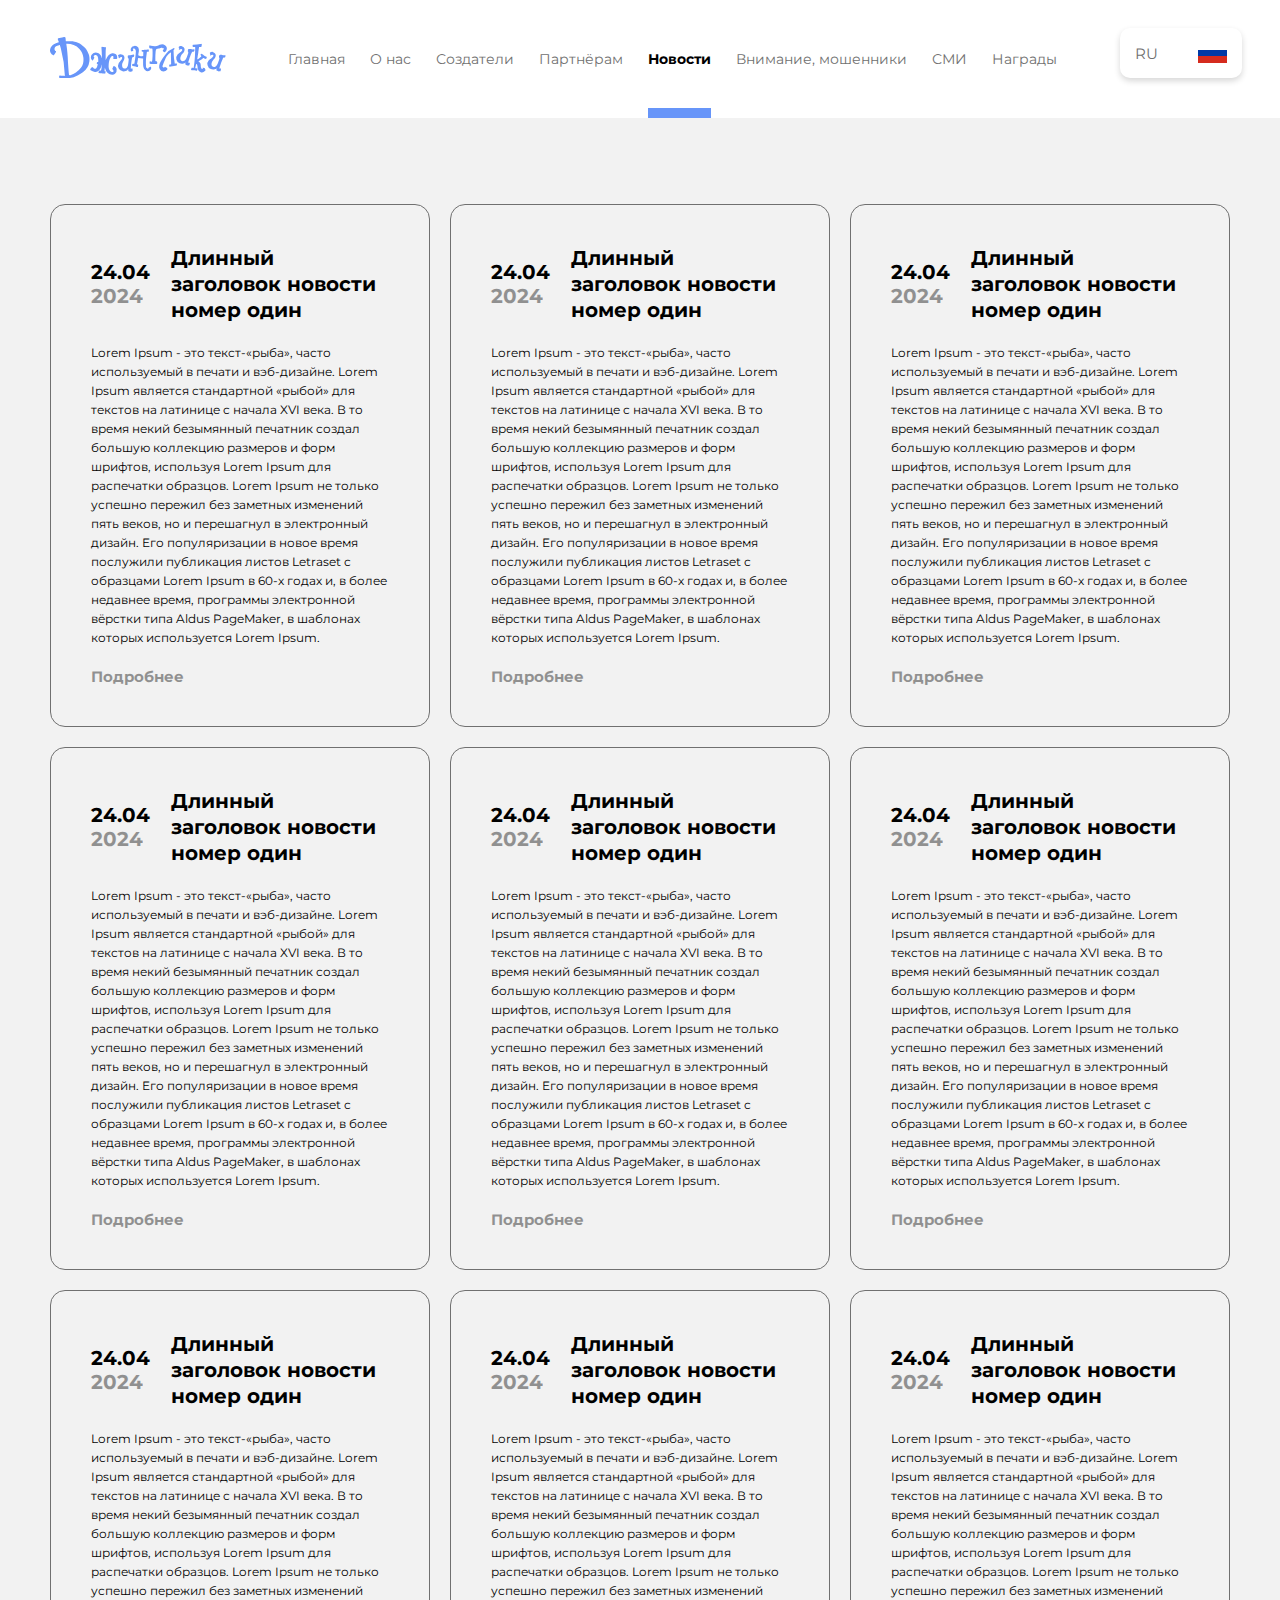
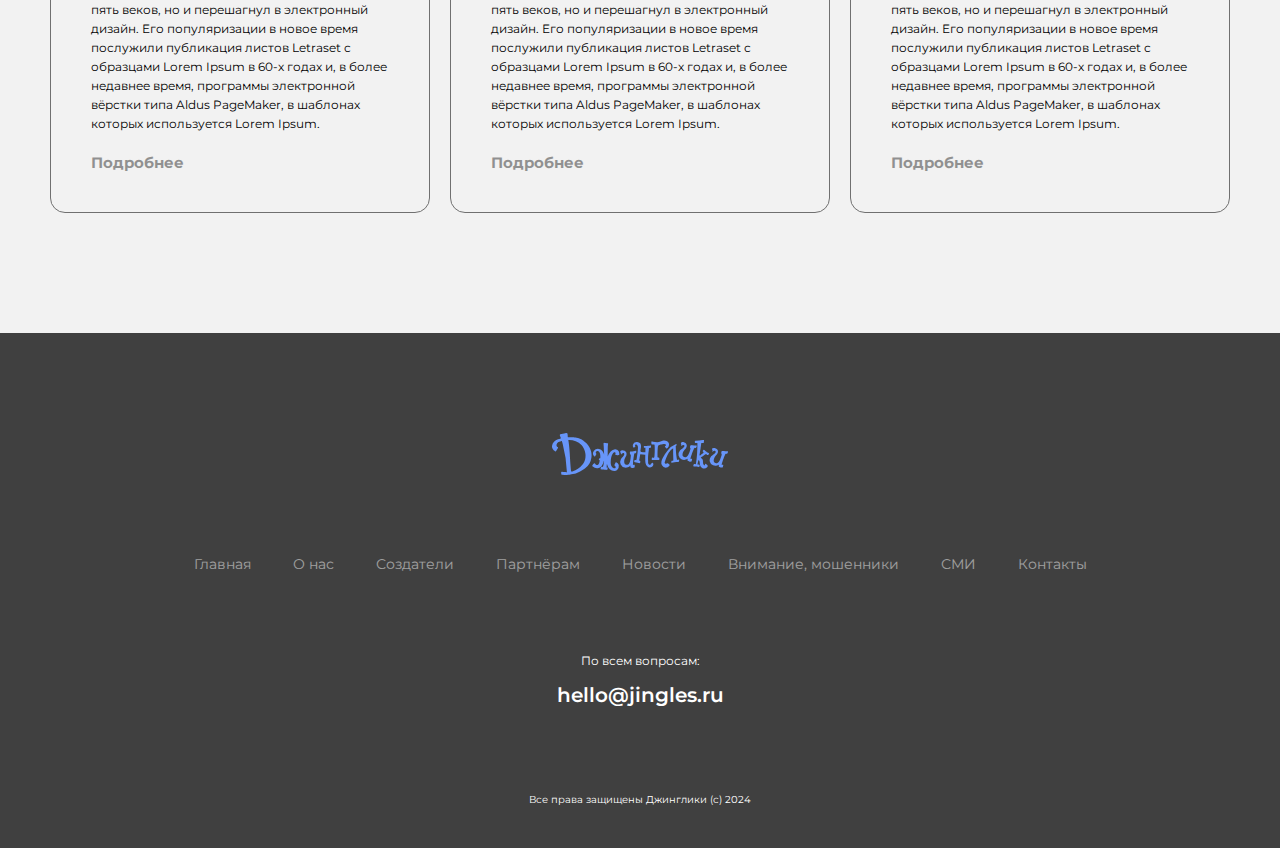
<file: news.html>
<!DOCTYPE html>
<html lang="en">
  <head>
    <meta charset="UTF-8" />
    <meta name="viewport" content="width=device-width, initial-scale=1.0" />
    <meta http-equiv="X-UA-Compatible" content="ie=edge" />
    <title>Document</title>
    <meta name="author" content="Yuriy Zudikhin https://t.me/Zudihin"/>
    <link rel="stylesheet" href="css/slick.css">
    <link rel="stylesheet" href="css/style.css" />    
  </head>

  <body>

    <header class="header">
      <div class="container">
        <div class="header_block">
          <a class="header_block_logo" href="#">
            <svg xmlns="http://www.w3.org/2000/svg" xmlns:xlink="http://www.w3.org/1999/xlink" width="175.748" height="41.719" viewBox="0 0 175.748 41.719">
              <defs>
                <clipPath id="clip-path">
                  <rect id="Прямоугольник_15" data-name="Прямоугольник 15" width="175.748" height="41.719" fill="#6795f9"/>
                </clipPath>
              </defs>
              <g id="Сгруппировать_13" data-name="Сгруппировать 13" clip-path="url(#clip-path)">
                <path id="Контур_158" data-name="Контур 158" d="M365,29.646a3.231,3.231,0,0,1,1.285.431c.6.448.638,1.112-.745,1.662-.313.125.922,2.239,1.445,2.327.913.154,1.957-1.3,2.236-1.989a4.233,4.233,0,0,0-1.5-5.072,5.1,5.1,0,0,0-3.908-.791,7.876,7.876,0,0,0-2.766,1.013,6.338,6.338,0,0,1-3.473.8,19.1,19.1,0,0,1-3.923-.507c-.394-.1-.793-.178-1.194-.242s-.544.066-.538.47c.007.464.032.929.076,1.391.081.844.085.983,1.138,1.043.435.025.872.017,1.307.043.324.019.5.078.614.229a3.81,3.81,0,0,1,.175.851c.034.8.076,1.6.1,2.4a71.274,71.274,0,0,1-.249,7.664c-.019.158-.038.316-.058.474a3.386,3.386,0,0,1-.422,1.594c-.054,0-.106,0-.163,0a2.115,2.115,0,0,1-.657-.091,2.976,2.976,0,0,0-1.135-.244,1.323,1.323,0,0,0-.209.76q-.05.251-.086.5a1.1,1.1,0,0,0-.046.364c-.006.049-.013.1-.019.148-.048.417.05.566.454.649a5.7,5.7,0,0,0,1.076.148c1.115.01,2.23.01,3.345.008a14.022,14.022,0,0,0,1.644-.006c.263-.032.883-.063,1.054-.249a.4.4,0,0,0,.074-.256q.022-.436.044-.873a1.812,1.812,0,0,0-.017-.47.934.934,0,0,0-.9-.715,2.072,2.072,0,0,1-.517.017.658.658,0,0,1-.45-.568c-.05-.36.041-.748.02-1.117-.026-.45-.02-.9-.024-1.354a69.016,69.016,0,0,1,.294-6.9,4.263,4.263,0,0,1,.531-1.988,1.531,1.531,0,0,1,.361-.377,3.769,3.769,0,0,0,.714-.189,4.84,4.84,0,0,1,1.292-.354,10.455,10.455,0,0,0,1.457-.3c.847-.153.928-.5,2.265-.347" transform="translate(-252.739 -18.765)" fill="#6795f9" fill-rule="evenodd"/>
                <path id="Контур_159" data-name="Контур 159" d="M405.084,54.932a.371.371,0,0,0-.177-.284,2.389,2.389,0,0,0-.785.1c-.37.052-.745.14-1.12.224a.988.988,0,0,1-.083-.307c-.2-1.261-.415-2.521-.575-3.787-.163-1.3-.307-2.6-.389-3.9-.115-1.833-.162-3.67-.247-5.5a1.639,1.639,0,0,1,.029-.213c.194-.194.5-.265.653-.541a1,1,0,0,0,.189-.661,1.137,1.137,0,0,0,.027-.26.419.419,0,0,0-.58-.434,3.6,3.6,0,0,0-.448.166,19.588,19.588,0,0,0-7.34,5.387,44.711,44.711,0,0,0-5.512,8.13,11.266,11.266,0,0,0-1.33,3.664,5.487,5.487,0,0,0,.565,3.673,4.634,4.634,0,0,0,5.662,1.886,3.494,3.494,0,0,0,1.738-1.4c.013-.017.027-.032.039-.05a.388.388,0,0,0,.054-.114c.038-.07.076-.139.109-.214.392-.876-.977-1.6-1.561-1.935a4.818,4.818,0,0,0-.623-.342c-.332-.127-.224-.17-.505.075-.215.187-.23.391-.5.493a1.185,1.185,0,0,1-.8-.089,1.921,1.921,0,0,1-.791-.693.754.754,0,0,1-.112-.219.884.884,0,0,1,0-.368,7.074,7.074,0,0,1,.425-1.382c.7-1.907,1.413-3.806,2.269-5.649.33-.71.717-1.392,1.062-2.092a9.617,9.617,0,0,1,1.307-1.721,14.813,14.813,0,0,1,2.345-2.326c.189-.144.6-.546.864-.54.1,0,.178.064.214.223a2.615,2.615,0,0,1-.006.805.128.128,0,0,1-.029-.022c0,2.4-.04,4.909.109,7.27.02,1.105.048,2.21.063,3.316v.011c-.005.085-.011.161-.019.217-.388.235-.541.153-.918.275-.718.242-.961.04-.97.429-.08.069-.08.174-.05.39q.058.41.13.817c.089.5.3.623.8.457.234-.078.467-.161.7-.223a18.825,18.825,0,0,1,3.222-.492c.723-.059,1.448-.094,2.173-.14.343-.022.432-.083.515-.415.109-.437.209-.875.3-1.316.047-.237.037-.326-.1-.388" transform="translate(-278.151 -28.256)" fill="#6795f9" fill-rule="evenodd"/>
                <path id="Контур_160" data-name="Контур 160" d="M306.63,52.82a.645.645,0,0,0-.369-.51l-.005,0c-.2-.146-1.251.354-1.448.483a2.7,2.7,0,0,0-.645.585,1.242,1.242,0,0,0-.2.262c-.06.139-.1.286-.147.429-.03.093-.052.241-.135.3a.282.282,0,0,1-.116.045c-.764-.212-1.931-.843-2.024-2.017,0-.033,0-.067,0-.1s-.006-.09-.01-.136c0-.021,0-.041,0-.06a3.168,3.168,0,0,1,0-.557,7.208,7.208,0,0,0,0-1.122c-.033-.624-.066-1.248-.076-1.873-.021-1.329.048-2.659.16-3.982.082-.979.194-1.956.32-2.931a28.8,28.8,0,0,0,.393-3h0a4.759,4.759,0,0,1,.063-.777c.088-.421.122-.446.542-.472q.5-.031,1-.041a.337.337,0,0,0,.384-.326c.049-.491.1-.982.137-1.474a.565.565,0,0,0-.011-.137h0a.046.046,0,0,1,.005.019.155.155,0,0,0,0-.016l.009.007a.077.077,0,0,0-.013-.065.284.284,0,0,0-.159-.232.7.7,0,0,0-.367-.061c-.144.008-.284.043-.428.057l-.51.05-.885.087-.98.1-.793.078c-.106.01-.217.032-.324.032a6.433,6.433,0,0,0-.806.112,6.65,6.65,0,0,1-.956-.044,4.037,4.037,0,0,0-.4-.021,1.118,1.118,0,0,0-.382.09.2.2,0,0,0-.053.026.173.173,0,0,0-.034.037l0,0c-.079.053-.107.157-.106.335,0,.261.032.522.035.784a.385.385,0,0,0,.288.39,1.808,1.808,0,0,0,.468.07c.243.011.486,0,.773,0,.012.2.032.372.03.541-.017,1.133-.035,2.265-.06,3.4-.005.222,0,.383-.008.5a9.57,9.57,0,0,1-3.5-.125c-.134-.037-.268-.071-.4-.1-.2-.1-.385-.225-.571-.333a2.039,2.039,0,0,0-.193-.1,1.614,1.614,0,0,1-.262-.539c0-.021-.006-.041-.01-.062.036-.237.07-.475.091-.714.1-1.113.48-2.1.521-3.216a6.344,6.344,0,0,0-.6-3.393,4.4,4.4,0,0,0-4.075-1.617,3.735,3.735,0,0,0-3.436,2.8,3.484,3.484,0,0,0,.25,2.39c.311.511.589.517,1.086.238a3.087,3.087,0,0,0,1.246-1.1.229.229,0,0,0,.041-.144c-.39-.315-.694-.784-.35-1.249.622-.84,1.859.073,2.3.648a.84.84,0,0,1,.163.3,7.534,7.534,0,0,1,.312,1.568c0,.477-.017.954-.049,1.431s-.074.93-.117,1.393c-.1,1.113-.224,2.225-.377,3.332-.17,1.231-.352,2.46-.537,3.689a16.327,16.327,0,0,1-.274,1.738c-.062.235-.211.968-.44,1.043a.251.251,0,0,1-.127,0c-.239-.047-.464-.151-.7-.193a.726.726,0,0,0-.676.175.858.858,0,0,0-.112.177,2.648,2.648,0,0,0-.359,1.478c.093.329.481.318.775.369.884.155,1.771.3,2.642.517a11.855,11.855,0,0,1,1.36.414c.251.1.654.274.917.125.2-.112.271-.423.3-.7.034-.171.029-.389.048-.511a3.112,3.112,0,0,0,.071-1.041c-.029-.166-.714-.219-.851-.244l-.121-.023a2.368,2.368,0,0,1,.016-1.5,3.531,3.531,0,0,0,.15-.459,19.336,19.336,0,0,1,.428-2.377,15.461,15.461,0,0,1,.368-2.042,22.05,22.05,0,0,0,4.952.491c0,.217,0,.388,0,.559-.005,1.83-.041,3.66,0,5.489a12.464,12.464,0,0,0,.3,2.326,5.947,5.947,0,0,0,1.623,3.028,3.781,3.781,0,0,0,4.843.44,3.41,3.41,0,0,0,1.222-1.739,2.283,2.283,0,0,0-.027-1.485c0-.012,0-.024,0-.035" transform="translate(-205.561 -22.609)" fill="#6795f9" fill-rule="evenodd"/>
                <path id="Контур_161" data-name="Контур 161" d="M38.913,17.846a17.739,17.739,0,0,0-1.691-3.969,16.956,16.956,0,0,0-2.543-3.4,18.334,18.334,0,0,0-3.056-2.541,1.455,1.455,0,0,1,.165.106A20.47,20.47,0,0,0,27.4,5.57c-.3-.129-1.269-.481-1.579-.576a20.788,20.788,0,0,0-2.3-.593,4.592,4.592,0,0,0-.86-.052c-1.678-.129-4.586-.247-6.786-.175a.586.586,0,0,1-.063-.2,3.032,3.032,0,0,1-.058-.361c-.052-.685-.094-1.371-.154-2.056a4.656,4.656,0,0,0-.139-.848A.73.73,0,0,0,15.24.353a.064.064,0,0,0-.019-.025h-.005A.733.733,0,0,0,15.028.22,1.394,1.394,0,0,0,13.768.08h0c-.106.026-.208.056-.306.088l-.23.062a1.561,1.561,0,0,0-.155.057.724.724,0,0,1-.3.081,1.734,1.734,0,0,0-.232.006l.014,0c-.037,0-.092.009-.155.018h0a2.41,2.41,0,0,0-.57.15c-.166.031-.331.11-.486.151-.194.052-.4.074-.6.11q-.6.112-1.206.237a4.321,4.321,0,0,1-.714.033c-.063.02-.335.082-.4.1-.1.088-.2.181-.3.262a.955.955,0,0,0-.134.127.653.653,0,0,0-.191.359c0,.02,0,.041,0,.062a.877.877,0,0,0-.006.109c0,.044,0,.088.008.132,0,.012,0,.023,0,.034a2.725,2.725,0,0,0,.125.5c.049.149.108.294.171.438.014.033.024.068.038.1.121.276.23.538.334.8.1.281.2.566.32.838.022.061.044.12.066.182a.5.5,0,0,1,.064.153c-.125.039-.154.056-.276.094-.9.284-1.812.531-2.694.862A10.247,10.247,0,0,0,1.975,8.77,6.676,6.676,0,0,0,.011,12.994a5,5,0,0,0,.267,2.028A5.91,5.91,0,0,0,1.329,16.7a4.65,4.65,0,0,0,.4.437c.1.09.2.173.3.254a7.862,7.862,0,0,0,.954.628c.28.156.585.4.9.168a3.594,3.594,0,0,0,.567-.883c.146-.225.306-.442.444-.672a10.173,10.173,0,0,0,1.179-1.914c.2-.656-.607-.705-.948-1.044a2.142,2.142,0,0,1-.57-1.107,3.038,3.038,0,0,1,.611-2.445C6.2,8.834,8.033,8.575,9.5,7.973c.043-.017.088-.032.135-.046l.191.04a10.192,10.192,0,0,1,.306,1.071l.669,2.3a123.847,123.847,0,0,1,4.086,27.556q-.4-.006-.8-.023c-.47-.02-.952-.079-1.424-.058-.886-.093-1.772-.191-2.658-.289-.644-.072-.909.122-.888.768A11.553,11.553,0,0,0,9.332,41c.077.418.265.554.691.592a30.033,30.033,0,0,0,4.949.039c.785-.059,1.571-.116,2.353-.21.693-.083,1.384-.2,2.069-.329,1-.194,2-.42,3-.625a2.736,2.736,0,0,1,.428-.021l1.59-.495c.092-.181.282-.2.444-.267,1.077-.413,2.138-.864,3.176-1.369a27.261,27.261,0,0,0,4.8-2.966,17.738,17.738,0,0,0,4.58-5.128A15.487,15.487,0,0,0,39.377,24.4a15.948,15.948,0,0,0,.047-3.913,16.835,16.835,0,0,0-.511-2.642m-7.3-2.8a15.255,15.255,0,0,1,1.345,3.575,16.2,16.2,0,0,1,.028,8.033,11.94,11.94,0,0,1-2.05,4.154,22.078,22.078,0,0,1-5.051,4.781c-.814.567-1.739.968-2.548,1.532-.4.177-.82.346-1.264.5q-.259.088-.521.169-.3.095-.606.182c-.335.1-.667.194-1,.282-.41.038-.729.015-.808-.127-.39-.7-1.23-14.3-1.3-15.953-.039-.886-.088-1.771-.154-2.654q-.147-1.991-.323-3.98c-.1-1.093-.2-2.185-.329-3.275-.137-1.168-.3-2.333-.461-3.5-.077-.561-.172-1.119-.258-1.678-.008-.053-.006-.108-.012-.226.316-.005.6-.017.885-.013a18.945,18.945,0,0,1,6.5,1.233,15.458,15.458,0,0,1,5.748,3.873,13.654,13.654,0,0,1,2.182,3.085M9.664,7.919l-.014,0,.014,0m.053.008a.059.059,0,0,0-.024-.017L9.74,7.9a.062.062,0,0,0-.023.03m.067-.043.061-.018,0,.012Z" transform="translate(0 0)" fill="#6795f9" fill-rule="evenodd"/>
                <path id="Контур_162" data-name="Контур 162" d="M514.8,37.113c-.194-.112-.225-.194-.418-.265l-1.306-.888c-.112-.112-.653-.541-.765-.612a7.581,7.581,0,0,0-.775-.694c-.265-.224-.418-.53-.837-.5-.306.041-.541.469-.694.694-.183.183-.7.6-.408.777h0c.019.11.636.587.7.643.329.291.21.389.031.742a2.726,2.726,0,0,1-.868.826q-.507.407-1,.828-.371.315-.735.637c-.185.164-.4.453-.641.514a.684.684,0,0,1-.4-.015.483.483,0,0,1-.148-.087.444.444,0,0,1-.134-.242c.034-.38.177-.831.213-1.072.088-.6.167-1.194.28-1.786l.459-2.877c0-.306.123-.612.153-.959a.268.268,0,0,1-.049.012q.165-1.1.329-2.2c.127-.847.24-1.7.366-2.543.075-.5.1-.523.593-.55.45-.025.9-.046,1.348-.082.357-.029.513-.1.592-.338a.723.723,0,0,0,.061-.318c.026-.188.047-.377.068-.566a2.192,2.192,0,0,0,.061-.538q.046-.46.085-.919c.026-.32-.064-.394-.382-.352s-.657.118-.987.172a55.744,55.744,0,0,1-6.985.593,2.112,2.112,0,0,0-.431.043.481.481,0,0,0-.416.531c.008.421.047.841.07,1.261a.306.306,0,0,0,.147.264c0,.027.006.054.01.081.151.261,1.669.157,2.273.222a.886.886,0,0,1,.047.226,6.717,6.717,0,0,1,.039.783c-.009.9-.016,1.8-.045,2.7-.054,1.683-.107,3.367-.191,5.05-.059,1.173-.156,2.345-.258,3.515-.117,1.345-.233,2.69-.4,4.03-.185,1.519-.419,3.031-.634,4.546a.672.672,0,0,1-.035.066s-.007.006-.009.01l.015-.041a4.48,4.48,0,0,1-.959-.163c-.222-.044-.634-.163-.832-.024a.484.484,0,0,0-.108.107,1.239,1.239,0,0,0-.13.239c-.032.073-.062.147-.094.22a2.754,2.754,0,0,0-.413,1.141l-.175.342a.942.942,0,0,0,.8.364c.941.057,1.887.089,2.82.21.687.089,1.358.3,2.037.461.3.069.367.048.473-.219a10.359,10.359,0,0,0,.349-1.029.246.246,0,0,0-.01-.126,2.005,2.005,0,0,0,.1-.448c.018-.243-.1-.305-.332-.385a.54.54,0,0,0-.359-.032,1.475,1.475,0,0,0-.473-.214c-.089-.023-.178-.045-.269-.061a.813.813,0,0,0-.115-.063,1.175,1.175,0,0,0-.6-.033.285.285,0,0,1-.152-.038h0a44.568,44.568,0,0,1,1.114-4.443c.04-.064.273.3.279.307a2.919,2.919,0,0,1,.723,1.332,14.149,14.149,0,0,1,.224,1.719,12.323,12.323,0,0,0,.3,1.933,4.284,4.284,0,0,0,2.9,3.151,4.075,4.075,0,0,0,4.162-1.123,1.593,1.593,0,0,0,.283-2.164,4.318,4.318,0,0,0-.946-.813c-.075-.052-.131-.116-.221-.118s-.16.135-.247.07a.142.142,0,0,1-.043-.073c-.135-.393-.357-.351-.7-.272a.441.441,0,0,0-.3.158.355.355,0,0,0-.038.208c.01.169.066.333.076.5a.476.476,0,0,1-.186.445.532.532,0,0,1-.3.053c-.106-.005-.212,0-.317,0a2.264,2.264,0,0,1-.5-.517,4.045,4.045,0,0,1-.689-2.572,6.336,6.336,0,0,0-.072-1.249,4.561,4.561,0,0,0-.143-.818,2.522,2.522,0,0,0-.558-1.141,3.118,3.118,0,0,0-.935-.722c-.534-.264-.65-.525-.177-.933a16.513,16.513,0,0,1,1.659-1.107c.634-.426,1.271-.845,1.907-1.268.315-.21.651-.406.948-.639.458-.358.765.089,1.1.395a2,2,0,0,0,.392.306.674.674,0,0,0,.481.079.4.4,0,0,1,.127-.025c.282.02.4.26.594-.047a1.56,1.56,0,0,0,.083-.154.049.049,0,0,0,.019,0,5.123,5.123,0,0,0,.544-1.24.727.727,0,0,0,.037-.213c-.009-.458-.837-.36-1.139-.581m-12.784-9.781v.009a.091.091,0,0,1,0-.009m.012.039h0a1.489,1.489,0,0,0,.509.081,1.489,1.489,0,0,1-.509-.081m-1.653,22.29.041-.1c.035-.044.072-.086.108-.129l-.151.3a.379.379,0,0,1,0-.07" transform="translate(-359.141 -17.504)" fill="#6795f9" fill-rule="evenodd"/>
                <path id="Контур_163" data-name="Контур 163" d="M168.288,42.151a3.232,3.232,0,0,0-.982-.605,4.253,4.253,0,0,0-2.732-.311,6.362,6.362,0,0,0-3.592,2A14.555,14.555,0,0,0,158.24,47.7c-.073.177-.141.355-.21.534.006-.1.019-.2.018-.259-.005-.3,0-.609,0-.914.008-.589.028-1.178.028-1.767,0-2.305-.031-4.489.041-6.794.032-.7.231-1.812.236-2.645a1.73,1.73,0,0,0,.1-.424c.012-.119-.01-.265-.12-.313a2.464,2.464,0,0,0-.6-.048c-.163-.017-.325-.039-.488-.054a9.034,9.034,0,0,1-.9-.149c-.335-.065-.69-.039-1.029-.1a3.368,3.368,0,0,0-.925-.115.642.642,0,0,0-.527.5,1.479,1.479,0,0,0,.028.455c.021.809.085,1.614.157,2.418q.055.894.107,1.789c.008.568,0,1.137.03,1.7.06,1.332.236,2.657.221,3.989,0,.244,0,.489,0,.735l-.035-.087a5.177,5.177,0,0,0-.287-.814,5.308,5.308,0,0,0-.459-1.112,6.451,6.451,0,0,0-1.265-1.806c-.07,0-.128,0-.184,0,.023-.025-.017,0,.185,0a4.924,4.924,0,0,0-2.089-1.453,4.678,4.678,0,0,0-2.019-.53,4.9,4.9,0,0,0-3.958,1.956,4.277,4.277,0,0,0-1.031,2.935,3.719,3.719,0,0,0,1.266,2.73c.623.5.759.307,1.143-.311.309-.5,1.133-1.97,1.128-2-.033-.087-.046-.268-.08-.355-1.915-1.968,1.551-3.768,2.874-1.683a6.281,6.281,0,0,1,.892,2.2,14.683,14.683,0,0,1,.183,3.6c-.007.123-.034.245-.054.386-.146,0-.247,0-.347,0a.884.884,0,0,0-.994.779,3.239,3.239,0,0,0-.087.382c-.07.456.045.643.482.783.108.035.294.045.38.123.186.168.017.428-.029.618-.037.149-.069.3-.1.45-.08.369-.159.737-.256,1.1a4.583,4.583,0,0,1-1.007,2.1,1.842,1.842,0,0,1-2.2.205c-.059-.028-.116-.058-.174-.089q-.2-.183-.379-.383c-.212-.234-.342-.544-.53-.769a.452.452,0,0,0-.548-.134.532.532,0,0,0-.525.082,5.2,5.2,0,0,0-1.491,1.683c-.343.61-.283.846.285,1.246a9.434,9.434,0,0,0,4.192,1.718,4.483,4.483,0,0,0,4.023-1.32,10.069,10.069,0,0,0,1.183-1.5,12.33,12.33,0,0,0,1.694-4.172c.014-.064.011-.126.063-.172a.145.145,0,0,1,.152-.03.082.082,0,0,1,.037.056.3.3,0,0,0-.031.06,1.729,1.729,0,0,0-.063.437c-.01.149-.025.3-.036.448q-.075.495-.15.989c-.112.731-.229,1.461-.363,2.188a5.308,5.308,0,0,1-.481,1.345.7.7,0,0,1-.661.46c-.083-.017-.167-.038-.255-.06a.994.994,0,0,0-.3-.032l-.183-.035a.356.356,0,0,0-.448.249c-.144.413-.284.829-.423,1.244-.109.326-.453.847.069.928l1.273.2c.3.047.6.093.907.125.6.063,1.2.054,1.795.117q.645.069,1.292.124c.254.022.74.162.964-.019.453.052.467-.092.613-1.534,0-.265.153-.5.081-.683a.808.808,0,0,0-.358-.07l0-.011-.464-.033-.064-.12a.671.671,0,0,1-.082.1.262.262,0,0,1-.241-.194.536.536,0,0,1,.016-.1c.112-.347.153.194.194-.806a7.448,7.448,0,0,1,.153-1.836,3.048,3.048,0,0,0,.039-.457.393.393,0,0,0,.038-.027c.03.038.056.058.063.083.037.125.07.252.1.379a9.442,9.442,0,0,0,2.656,4.714,6.453,6.453,0,0,0,4.775,1.786,4.736,4.736,0,0,0,2.571-.918,4.9,4.9,0,0,0,1.653-4.448c-.041-.694-.112-.428-.112-.734a.26.26,0,0,0-.049-.149,4.176,4.176,0,0,0-.532-.963c-.153-.194-.571-.765-.765-.765l-.012,0a2.472,2.472,0,0,0-.774-.539c-.29-.2-.56-.326-.7-.24a.665.665,0,0,0-.227.3c-.2.393-.382.792-.572,1.187l-.289.6a4.242,4.242,0,0,0-.257.577q-.022.074-.04.149a.418.418,0,0,0,.109.432c.117.1.255.184.37.293a2.391,2.391,0,0,1,.584.864,2.272,2.272,0,0,1,.091.291,1.161,1.161,0,0,1-.026.737,1.237,1.237,0,0,1-1.313.616,2.523,2.523,0,0,1-.909-.342c-.274-.173-.544-.353-.828-.507l-.051-.029a2.274,2.274,0,0,1-.225-.214,2.744,2.744,0,0,1-.8-1.124,8.209,8.209,0,0,1-.567-1.877,10.905,10.905,0,0,1-.164-1.166c.007-.628.037-1.257.044-1.885a16.592,16.592,0,0,1,.516-3.833,11.343,11.343,0,0,1,1.6-3.74c.532-.774,1.417-1.846,2.35-.989a1.358,1.358,0,0,1,.407.582c.179.588-1.024,1.3-.151,1.734l.023.01a.625.625,0,0,0,.093.071.127.127,0,0,1-.044-.05,4.305,4.305,0,0,0,1.585.408,4.375,4.375,0,0,0,.867-.034,5.006,5.006,0,0,0,.541-.087,1.419,1.419,0,0,0,.433-.208.429.429,0,0,0,.238-.2.544.544,0,0,0,.019-.055c0,.018,0,.037,0,.055l.081-.347c.031-1.612-.122-2.8-1.346-3.907m.439,14.042c0-.006,0-.011,0-.017l.022.027-.024-.01m-.635-1.05-.046-.054-.067-.08a.732.732,0,0,1,.113.134M169.517,44.9l.007.021c0,.087,0,.159.005.195,0,.009,0,.018,0,.027,0-.081-.009-.162-.013-.243" transform="translate(-102.412 -24.878)" fill="#6795f9" fill-rule="evenodd"/>
                <path id="Контур_164" data-name="Контур 164" d="M256,75.428c-.634-.422-1.022.066-1.785.064.008-.841.054-1.712.13-2.555l.24-2.473a.5.5,0,0,0-.043.06l.006-.055c.109-.552.16-1.127.266-1.685.057-.553.18-1.176.228-1.718l.308-1.654c.012-.194.046-.39.076-.585.047-.138.095-.276.147-.411a3.682,3.682,0,0,1,.17-.4.329.329,0,0,1,.242-.165,3,3,0,0,1,.709-.063.881.881,0,0,0,.547-.329,1.3,1.3,0,0,0,.289-.648,3.85,3.85,0,0,0,.036-.717c0-.2.044-.542-.078-.712a.405.405,0,0,0-.295-.136,3.732,3.732,0,0,0-1.336.278,6.538,6.538,0,0,1-1.074.191c-.9.09-1.8.158-2.684.333a1.934,1.934,0,0,0-.5.152.711.711,0,0,0-.421.589c-.014.224-.008.449,0,.673.008.242.022.483.047.724a.974.974,0,0,0,.076.4,1.02,1.02,0,0,0,.216.2,1.679,1.679,0,0,1,.561,1.092,2.909,2.909,0,0,1,.006.642,3.653,3.653,0,0,0-.065.572,6.363,6.363,0,0,1-.1,1.12c-.1.856-.175,1.715-.316,2.565-.061.365-.133.728-.222,1.087a5.852,5.852,0,0,1-1.219,2.54,1.547,1.547,0,0,0-.272.236l-.054.063a2.948,2.948,0,0,1-3.032.286,2.688,2.688,0,0,1-1.225-1.963,6.74,6.74,0,0,1,.112-2.72,9.1,9.1,0,0,1,.446-1.155,13.619,13.619,0,0,1,.994-1.994,4.773,4.773,0,0,0,.643-1.964,3.355,3.355,0,0,0-.021-.97l0,0c.028.008.038.041.042.069.017.1.04.654.07.824a3.507,3.507,0,0,0-.083-1.342,3.67,3.67,0,0,0-.179-.676,2.306,2.306,0,0,0-.547-.828,2.159,2.159,0,0,0-.176-.247,2.831,2.831,0,0,0-1.942-.871c-.044-.007-.087-.016-.131-.021s-.093-.008-.14-.012c-.053-.03-.106-.06-.159-.092a1.06,1.06,0,0,0-.738-.145,4.405,4.405,0,0,0-1.171.3,3.477,3.477,0,0,0-.893.557,1,1,0,0,0-.118,1.186,1.11,1.11,0,0,1,.178.354c.01.058.011.13.063.158a.154.154,0,0,0,.072.013l.551.009c-.034.147-.2.218-.3.329a.611.611,0,0,0-.107.552c.046.186.192.586.417.611a.4.4,0,0,0,.258-.088c.62-.418.9-1.141,1.731-1.174.474-.019.93.016,1.078.539a2.026,2.026,0,0,1-.193,1.346c-.059.1-.118.191-.167.291a1.393,1.393,0,0,0-.077.182c-.032.054-.063.108-.1.161-.228.253-.582.818-.8,1.045a14.015,14.015,0,0,0-.968,1.09c-.29.386-.606.77-.861,1.185-.1.151-.191.3-.277.464a5.537,5.537,0,0,0,3.968,8.062,6.07,6.07,0,0,0,3.082-.325,11.886,11.886,0,0,0,1.581-.848c.341-.195.623-.727.96-.821.068.633-.216,1.485.342,1.975.261.229.5.082.794.124.327.047.651.242,1,.31a1.84,1.84,0,0,0,.28.04,1.341,1.341,0,0,0,.76-.24,2.824,2.824,0,0,1,.823-.247c.321-.083.35-.126.339-.45a6.834,6.834,0,0,0-.045-.765A6.328,6.328,0,0,0,256,75.428m-1.891.653c-.006,0-.012,0-.018,0s.012,0,.018,0m-.04-.121h0c.009-.011.034,0,.055-.077-.021.074-.046.066-.055.077m1.079-.475a2.483,2.483,0,0,0-1,.154,1.442,1.442,0,0,1-.02.2,1.41,1.41,0,0,0,.02-.2,2.485,2.485,0,0,1,1-.154" transform="translate(-173.401 -43.711)" fill="#6795f9" fill-rule="evenodd"/>
                <path id="Контур_165" data-name="Контур 165" d="M463.5,38.435c.077-.124.155-.248.237-.367a3.7,3.7,0,0,1,.257-.353.328.328,0,0,1,.273-.106,3.025,3.025,0,0,1,.705.1.88.88,0,0,0,.607-.2,1.3,1.3,0,0,0,.429-.565,3.869,3.869,0,0,0,.2-.69c.042-.192.166-.517.086-.711a.4.4,0,0,0-.256-.2,3.726,3.726,0,0,0-1.364-.033,6.522,6.522,0,0,1-1.089-.058c-.895-.116-1.788-.255-2.69-.285a1.933,1.933,0,0,0-.521.034.711.711,0,0,0-.544.479c-.065.214-.11.435-.153.655-.046.237-.088.476-.118.716a.977.977,0,0,0-.018.411,1.02,1.02,0,0,0,.166.242,1.678,1.678,0,0,1,.3,1.191,2.877,2.877,0,0,1-.139.626,3.718,3.718,0,0,0-.193.543,6.332,6.332,0,0,1-.349,1.069c-.288.812-.559,1.631-.89,2.427-.142.342-.294.679-.463,1.008a5.852,5.852,0,0,1-1.763,2.2,1.535,1.535,0,0,0-.318.168l-.051.037a2.942,2.942,0,0,1-3.034-.4,2.688,2.688,0,0,1-.748-2.19,6.74,6.74,0,0,1,.727-2.624,9.118,9.118,0,0,1,.7-1.023,13.644,13.644,0,0,1,1.421-1.717,4.776,4.776,0,0,0,1.073-1.767,3.354,3.354,0,0,0,.2-.949l0,0c.025.014.027.048.026.076-.006.1-.109.646-.119.818a3.5,3.5,0,0,0,.224-1.325,3.683,3.683,0,0,0-.021-.7,2.309,2.309,0,0,0-.344-.931,2.186,2.186,0,0,0-.115-.28,2.829,2.829,0,0,0-1.694-1.289c-.041-.017-.081-.035-.123-.051s-.089-.029-.134-.044q-.068-.061-.134-.126a1.059,1.059,0,0,0-.687-.309,4.4,4.4,0,0,0-1.208.024,3.469,3.469,0,0,0-1,.34,1,1,0,0,0-.384,1.128,1.109,1.109,0,0,1,.093.385c0,.059-.018.129.026.168a.153.153,0,0,0,.067.029l.534.134c-.066.135-.241.167-.365.253a.61.61,0,0,0-.23.514c0,.192.054.615.268.69a.4.4,0,0,0,.271-.027c.7-.266,1.137-.907,1.952-.751.466.089.9.227.928.77a2.027,2.027,0,0,1-.494,1.267c-.079.079-.158.159-.229.245a1.383,1.383,0,0,0-.116.16c-.043.046-.086.091-.13.136-.279.194-.752.664-1.017.836a14.015,14.015,0,0,0-1.19.842c-.37.31-.765.612-1.107.959-.129.125-.255.253-.375.389a5.537,5.537,0,0,0,2.035,8.752,6.067,6.067,0,0,0,3.076.383A11.852,11.852,0,0,0,456.2,49.1c.376-.112.771-.566,1.121-.582-.078.632-.547,1.4-.115,2,.2.282.466.192.745.3.307.119.579.384.9.529a1.821,1.821,0,0,0,.263.1,1.34,1.34,0,0,0,.794-.062,2.839,2.839,0,0,1,.858-.054c.332-.008.37-.043.433-.362a6.8,6.8,0,0,0,.129-.755,6.316,6.316,0,0,0,.332-1.334c-.521-.554-1.01-.168-1.753-.342.2-.817.441-1.655.707-2.459l.795-2.354a.485.485,0,0,0-.056.049l.018-.052c.232-.512.411-1.062.642-1.581.181-.525.442-1.1.612-1.622l.675-1.541c.056-.187.133-.369.206-.552M460.8,48.8a.815.815,0,0,1-.4.3.815.815,0,0,0,.4-.3m-1.134.3s-.012,0-.016-.008c0-.028,0-.049,0-.065,0,.016,0,.037,0,.065C459.657,49.092,459.664,49.093,459.668,49.1Zm0-.131a.058.058,0,0,0,.031-.017.058.058,0,0,1-.031.017m.391-.3c.088,0,.181,0,.272,0-.091,0-.184,0-.272,0s-.172.008-.247.013a.856.856,0,0,1-.1.256.856.856,0,0,0,.1-.256c.075-.005.159-.01.247-.013" transform="translate(-321.737 -22.921)" fill="#6795f9" fill-rule="evenodd"/>
                <path id="Контур_166" data-name="Контур 166" d="M576.864,56.207a.407.407,0,0,0-.256-.2,3.732,3.732,0,0,0-1.364-.032,6.552,6.552,0,0,1-1.089-.058c-.895-.116-1.788-.255-2.69-.285a1.944,1.944,0,0,0-.521.034.712.712,0,0,0-.545.479c-.064.214-.11.435-.153.655-.047.237-.088.476-.118.716a.976.976,0,0,0-.018.411,1.02,1.02,0,0,0,.166.242,1.679,1.679,0,0,1,.3,1.19,2.9,2.9,0,0,1-.139.627,3.683,3.683,0,0,0-.193.543,6.344,6.344,0,0,1-.349,1.069c-.288.812-.559,1.63-.889,2.426-.142.342-.294.68-.463,1.009a5.847,5.847,0,0,1-1.763,2.2,1.561,1.561,0,0,0-.318.168l-.051.037a2.943,2.943,0,0,1-3.034-.4,2.687,2.687,0,0,1-.747-2.19,6.731,6.731,0,0,1,.727-2.623,9.06,9.06,0,0,1,.7-1.023,13.624,13.624,0,0,1,1.421-1.717,4.771,4.771,0,0,0,1.072-1.767,3.36,3.36,0,0,0,.2-.949l0,0c.025.013.027.048.026.076-.006.1-.11.646-.119.819a3.5,3.5,0,0,0,.224-1.326,3.671,3.671,0,0,0-.021-.7,2.3,2.3,0,0,0-.344-.93,2.155,2.155,0,0,0-.115-.28,2.83,2.83,0,0,0-1.694-1.289c-.041-.017-.081-.035-.123-.051s-.089-.029-.134-.044q-.067-.061-.134-.126a1.059,1.059,0,0,0-.686-.309,4.41,4.41,0,0,0-1.208.025,3.462,3.462,0,0,0-1,.34,1,1,0,0,0-.384,1.128,1.109,1.109,0,0,1,.093.385c0,.059-.018.129.026.169a.155.155,0,0,0,.067.028l.534.134c-.066.135-.241.167-.365.253a.61.61,0,0,0-.23.514c0,.192.054.615.268.69a.4.4,0,0,0,.271-.027c.7-.266,1.137-.907,1.952-.751.466.089.9.227.928.77a2.028,2.028,0,0,1-.494,1.267c-.079.08-.158.159-.229.245a1.389,1.389,0,0,0-.116.16c-.043.046-.086.092-.13.136-.279.194-.753.664-1.017.836a14.086,14.086,0,0,0-1.191.843c-.37.311-.765.613-1.107.959-.129.125-.255.253-.376.389a5.538,5.538,0,0,0,2.035,8.752,6.069,6.069,0,0,0,3.075.382,11.808,11.808,0,0,0,1.732-.467c.376-.112.772-.566,1.121-.581-.078.632-.547,1.4-.115,2,.2.283.466.193.745.3.308.119.579.383.9.529a1.844,1.844,0,0,0,.263.1,1.344,1.344,0,0,0,.794-.062,2.829,2.829,0,0,1,.858-.054c.332-.007.369-.043.433-.362a6.871,6.871,0,0,0,.129-.755,6.343,6.343,0,0,0,.332-1.334c-.521-.555-1.01-.168-1.753-.342.2-.817.442-1.655.707-2.46l.795-2.354a.524.524,0,0,0-.056.049l.019-.052c.232-.513.411-1.062.642-1.581.182-.526.442-1.1.612-1.622l.675-1.541c.056-.187.134-.369.207-.553.077-.124.155-.248.237-.367a3.647,3.647,0,0,1,.257-.354.328.328,0,0,1,.273-.106,3,3,0,0,1,.7.1.882.882,0,0,0,.607-.2,1.3,1.3,0,0,0,.429-.566,3.86,3.86,0,0,0,.2-.69c.042-.192.166-.517.086-.711m-5.888,13.549h0a.965.965,0,0,0,.347-.224.965.965,0,0,1-.347.224m-.739,0c-.005,0-.012,0-.016-.008s0-.031,0-.044c0,.012,0,.026,0,.044S570.232,69.754,570.237,69.758Zm.662-.433a1.411,1.411,0,0,1,.5.094,1.411,1.411,0,0,0-.5-.094,4.689,4.689,0,0,0-.519.013c-.067.243-.111.278-.136.287a.084.084,0,0,0-.019.007.079.079,0,0,1,.019-.007c.025-.008.069-.044.136-.287a4.761,4.761,0,0,1,.519-.013" transform="translate(-401.142 -37.759)" fill="#6795f9" fill-rule="evenodd"/>
              </g>
            </svg>
          </a>
          <ul>
            <li>
              <a href="#">Главная</a>
            </li>
            <li>
              <a href="#">О нас</a>
            </li>
            <li>
              <a href="#">Создатели</a>
            </li>
            <li>
              <a href="#">Партнёрам</a>
            </li>
            <li class="current_page_item">
              <a href="#">Новости</a>
            </li>
            <li>
              <a href="#">Внимание, мошенники</a>
            </li>
            <li>
              <a href="#">СМИ</a>
            </li>
            <li>
              <a href="#">Награды</a>
            </li>
          </ul>
          <div class="header_block_switcher">
            <div class="header_block_switcher_wrap">
              <div class="header_block_switcher_wrap_lang">
                <span>ru</span>
                <img src="img/header/ru.svg">
              </div>
              <div class="header_block_switcher_wrap_list">
                <a href="#" class="header_block_switcher_wrap_list_item">
                  <span>en</span>
                  <img src="img/header/ru.svg">
                </a>
                <a href="#" class="header_block_switcher_wrap_list_item">
                  <span>kz</span>
                  <img src="img/header/ru.svg">
                </a>
              </div>
            </div>
          </div>
          
          <div class="header_block_burger">
            <span></span>
            <span></span>
            <span></span>
          </div>
        </div>
      </div>
      <div class="header_drop">
        <div class="container">
          <div class="header_drop_block">
            <div class="header_drop_block_switcher">
              <div class="header_drop_block_switcher_lang">
                <span>ru</span>
                <img src="img/header/ru.svg">
              </div>
              <div class="header_drop_block_switcher_list">
                <a href="#" class="header_drop_block_switcher_list_item">
                  <span>en</span>
                  <img src="img/header/ru.svg">
                </a>
                <a href="#" class="header_drop_block_switcher_list_item">
                  <span>kz</span>
                  <img src="img/header/ru.svg">
                </a>
              </div>
            </div>
            <ul>
              <li>
                <a href="#">Главная</a>
              </li>
              <li>
                <a href="#">О нас</a>
              </li>
              <li>
                <a href="#">Создатели</a>
              </li>
              <li>
                <a href="#">Партнёрам</a>
              </li>
              <li>
                <a href="#">Новости</a>
              </li>
              <li>
                <a href="#">Внимание, мошенники</a>
              </li>
              <li>
                <a href="#">СМИ</a>
              </li>
            </ul>
            <div class="header_drop_block_question">
              <span>По всем вопросам:</span>
              <a href="mailto:hello@jingles.ru">hello@jingles.ru</a>
            </div>
            <p>Все права защищены Джинглики (с) 2024</p>
          </div>
        </div>
      </div>
    </header>

    <section class="news_page">
      <div class="container">
        <div class="news_page_list">
          <a href="#" class="news_page_list_item">
            <div class="news_page_list_item_wrap">
              <div class="news_page_list_item_wrap_title">
                <div class="news_page_list_item_wrap_title_date">
                  <span>24.04</span>
                  <p>2024</p>
                </div>
                <h3>Длинный заголовок новости номер один</h3>
              </div>
              <div class="news_page_list_item_wrap_body">
                <p>Lorem Ipsum - это текст-«рыба», часто используемый в печати и вэб-дизайне. Lorem Ipsum является стандартной «рыбой» для текстов на латинице с начала XVI века. В то время некий безымянный печатник создал большую коллекцию размеров и форм шрифтов, используя Lorem Ipsum для распечатки образцов. Lorem Ipsum не только успешно пережил без заметных изменений пять веков, но и перешагнул в электронный дизайн. Его популяризации в новое время послужили публикация листов Letraset с образцами Lorem Ipsum в 60-х годах и, в более недавнее время, программы электронной вёрстки типа Aldus PageMaker, в шаблонах которых используется Lorem Ipsum.</p>
              </div>
            </div>
            <button>Подробнее</button>
          </a>
          <a href="#" class="news_page_list_item">
            <div class="news_page_list_item_wrap">
              <div class="news_page_list_item_wrap_title">
                <div class="news_page_list_item_wrap_title_date">
                  <span>24.04</span>
                  <p>2024</p>
                </div>
                <h3>Длинный заголовок новости номер один</h3>
              </div>
              <div class="news_page_list_item_wrap_body">
                <p>Lorem Ipsum - это текст-«рыба», часто используемый в печати и вэб-дизайне. Lorem Ipsum является стандартной «рыбой» для текстов на латинице с начала XVI века. В то время некий безымянный печатник создал большую коллекцию размеров и форм шрифтов, используя Lorem Ipsum для распечатки образцов. Lorem Ipsum не только успешно пережил без заметных изменений пять веков, но и перешагнул в электронный дизайн. Его популяризации в новое время послужили публикация листов Letraset с образцами Lorem Ipsum в 60-х годах и, в более недавнее время, программы электронной вёрстки типа Aldus PageMaker, в шаблонах которых используется Lorem Ipsum.</p>
              </div>
            </div>
            <button>Подробнее</button>
          </a>
          <a href="#" class="news_page_list_item">
            <div class="news_page_list_item_wrap">
              <div class="news_page_list_item_wrap_title">
                <div class="news_page_list_item_wrap_title_date">
                  <span>24.04</span>
                  <p>2024</p>
                </div>
                <h3>Длинный заголовок новости номер один</h3>
              </div>
              <div class="news_page_list_item_wrap_body">
                <p>Lorem Ipsum - это текст-«рыба», часто используемый в печати и вэб-дизайне. Lorem Ipsum является стандартной «рыбой» для текстов на латинице с начала XVI века. В то время некий безымянный печатник создал большую коллекцию размеров и форм шрифтов, используя Lorem Ipsum для распечатки образцов. Lorem Ipsum не только успешно пережил без заметных изменений пять веков, но и перешагнул в электронный дизайн. Его популяризации в новое время послужили публикация листов Letraset с образцами Lorem Ipsum в 60-х годах и, в более недавнее время, программы электронной вёрстки типа Aldus PageMaker, в шаблонах которых используется Lorem Ipsum.</p>
              </div>
            </div>
            <button>Подробнее</button>
          </a>
          <a href="#" class="news_page_list_item">
            <div class="news_page_list_item_wrap">
              <div class="news_page_list_item_wrap_title">
                <div class="news_page_list_item_wrap_title_date">
                  <span>24.04</span>
                  <p>2024</p>
                </div>
                <h3>Длинный заголовок новости номер один</h3>
              </div>
              <div class="news_page_list_item_wrap_body">
                <p>Lorem Ipsum - это текст-«рыба», часто используемый в печати и вэб-дизайне. Lorem Ipsum является стандартной «рыбой» для текстов на латинице с начала XVI века. В то время некий безымянный печатник создал большую коллекцию размеров и форм шрифтов, используя Lorem Ipsum для распечатки образцов. Lorem Ipsum не только успешно пережил без заметных изменений пять веков, но и перешагнул в электронный дизайн. Его популяризации в новое время послужили публикация листов Letraset с образцами Lorem Ipsum в 60-х годах и, в более недавнее время, программы электронной вёрстки типа Aldus PageMaker, в шаблонах которых используется Lorem Ipsum.</p>
              </div>
            </div>
            <button>Подробнее</button>
          </a>
          <a href="#" class="news_page_list_item">
            <div class="news_page_list_item_wrap">
              <div class="news_page_list_item_wrap_title">
                <div class="news_page_list_item_wrap_title_date">
                  <span>24.04</span>
                  <p>2024</p>
                </div>
                <h3>Длинный заголовок новости номер один</h3>
              </div>
              <div class="news_page_list_item_wrap_body">
                <p>Lorem Ipsum - это текст-«рыба», часто используемый в печати и вэб-дизайне. Lorem Ipsum является стандартной «рыбой» для текстов на латинице с начала XVI века. В то время некий безымянный печатник создал большую коллекцию размеров и форм шрифтов, используя Lorem Ipsum для распечатки образцов. Lorem Ipsum не только успешно пережил без заметных изменений пять веков, но и перешагнул в электронный дизайн. Его популяризации в новое время послужили публикация листов Letraset с образцами Lorem Ipsum в 60-х годах и, в более недавнее время, программы электронной вёрстки типа Aldus PageMaker, в шаблонах которых используется Lorem Ipsum.</p>
              </div>
            </div>
            <button>Подробнее</button>
          </a>
          <a href="#" class="news_page_list_item">
            <div class="news_page_list_item_wrap">
              <div class="news_page_list_item_wrap_title">
                <div class="news_page_list_item_wrap_title_date">
                  <span>24.04</span>
                  <p>2024</p>
                </div>
                <h3>Длинный заголовок новости номер один</h3>
              </div>
              <div class="news_page_list_item_wrap_body">
                <p>Lorem Ipsum - это текст-«рыба», часто используемый в печати и вэб-дизайне. Lorem Ipsum является стандартной «рыбой» для текстов на латинице с начала XVI века. В то время некий безымянный печатник создал большую коллекцию размеров и форм шрифтов, используя Lorem Ipsum для распечатки образцов. Lorem Ipsum не только успешно пережил без заметных изменений пять веков, но и перешагнул в электронный дизайн. Его популяризации в новое время послужили публикация листов Letraset с образцами Lorem Ipsum в 60-х годах и, в более недавнее время, программы электронной вёрстки типа Aldus PageMaker, в шаблонах которых используется Lorem Ipsum.</p>
              </div>
            </div>
            <button>Подробнее</button>
          </a>
          <a href="#" class="news_page_list_item">
            <div class="news_page_list_item_wrap">
              <div class="news_page_list_item_wrap_title">
                <div class="news_page_list_item_wrap_title_date">
                  <span>24.04</span>
                  <p>2024</p>
                </div>
                <h3>Длинный заголовок новости номер один</h3>
              </div>
              <div class="news_page_list_item_wrap_body">
                <p>Lorem Ipsum - это текст-«рыба», часто используемый в печати и вэб-дизайне. Lorem Ipsum является стандартной «рыбой» для текстов на латинице с начала XVI века. В то время некий безымянный печатник создал большую коллекцию размеров и форм шрифтов, используя Lorem Ipsum для распечатки образцов. Lorem Ipsum не только успешно пережил без заметных изменений пять веков, но и перешагнул в электронный дизайн. Его популяризации в новое время послужили публикация листов Letraset с образцами Lorem Ipsum в 60-х годах и, в более недавнее время, программы электронной вёрстки типа Aldus PageMaker, в шаблонах которых используется Lorem Ipsum.</p>
              </div>
            </div>
            <button>Подробнее</button>
          </a>
          <a href="#" class="news_page_list_item">
            <div class="news_page_list_item_wrap">
              <div class="news_page_list_item_wrap_title">
                <div class="news_page_list_item_wrap_title_date">
                  <span>24.04</span>
                  <p>2024</p>
                </div>
                <h3>Длинный заголовок новости номер один</h3>
              </div>
              <div class="news_page_list_item_wrap_body">
                <p>Lorem Ipsum - это текст-«рыба», часто используемый в печати и вэб-дизайне. Lorem Ipsum является стандартной «рыбой» для текстов на латинице с начала XVI века. В то время некий безымянный печатник создал большую коллекцию размеров и форм шрифтов, используя Lorem Ipsum для распечатки образцов. Lorem Ipsum не только успешно пережил без заметных изменений пять веков, но и перешагнул в электронный дизайн. Его популяризации в новое время послужили публикация листов Letraset с образцами Lorem Ipsum в 60-х годах и, в более недавнее время, программы электронной вёрстки типа Aldus PageMaker, в шаблонах которых используется Lorem Ipsum.</p>
              </div>
            </div>
            <button>Подробнее</button>
          </a>
          <a href="#" class="news_page_list_item">
            <div class="news_page_list_item_wrap">
              <div class="news_page_list_item_wrap_title">
                <div class="news_page_list_item_wrap_title_date">
                  <span>24.04</span>
                  <p>2024</p>
                </div>
                <h3>Длинный заголовок новости номер один</h3>
              </div>
              <div class="news_page_list_item_wrap_body">
                <p>Lorem Ipsum - это текст-«рыба», часто используемый в печати и вэб-дизайне. Lorem Ipsum является стандартной «рыбой» для текстов на латинице с начала XVI века. В то время некий безымянный печатник создал большую коллекцию размеров и форм шрифтов, используя Lorem Ipsum для распечатки образцов. Lorem Ipsum не только успешно пережил без заметных изменений пять веков, но и перешагнул в электронный дизайн. Его популяризации в новое время послужили публикация листов Letraset с образцами Lorem Ipsum в 60-х годах и, в более недавнее время, программы электронной вёрстки типа Aldus PageMaker, в шаблонах которых используется Lorem Ipsum.</p>
              </div>
            </div>
            <button>Подробнее</button>
          </a>
        </div>
      </div>
    </section>

    <footer class="footer">
      <div class="container">
        <div class="footer_block">
          <img class="footer_block_logo" src="img/header/logo.svg" alt="">
          <ul>
            <li class="current_page_item">
              <a href="#">Главная</a>
            </li>
            <li>
              <a href="#">О нас</a>
            </li>
            <li>
              <a href="#">Создатели</a>
            </li>
            <li>
              <a href="#">Партнёрам</a>
            </li>
            <li>
              <a href="#">Новости</a>
            </li>
            <li>
              <a href="#">Внимание, мошенники</a>
            </li>
            <li>
              <a href="#">СМИ</a>
            </li>
            <li>
              <a href="#">Контакты</a>
            </li>
          </ul>
          <div class="footer_block_question">
            <span>По всем вопросам:</span>
            <a href="mailto:hello@jingles.ru">hello@jingles.ru</a>
          </div>
          <p>Все права защищены Джинглики (с) 2024</p>
        </div>
      </div>
    </footer>

    <script src="js/jquery-3.6.0.min.js"></script>
    <script src="js/slick.js"></script>
    <script src="js/main.js"></script>

  </body>
</html>
</file>
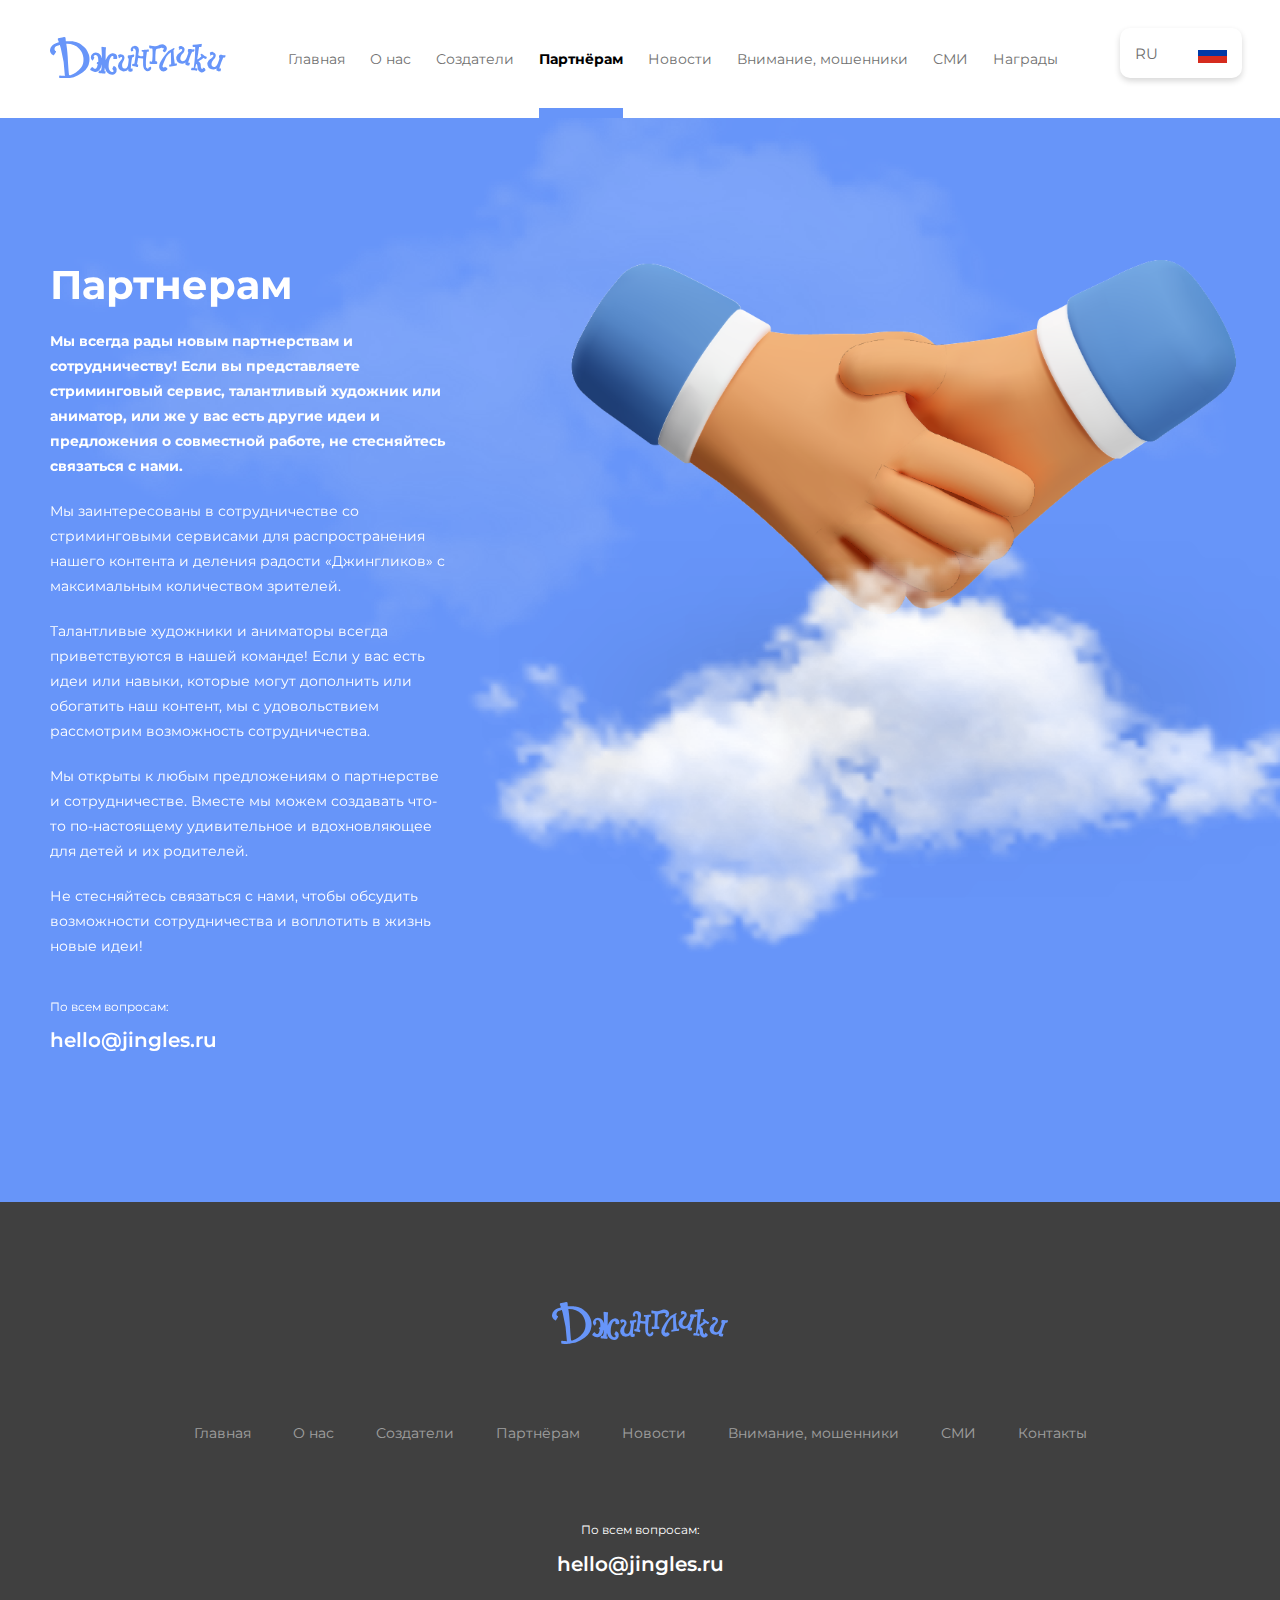
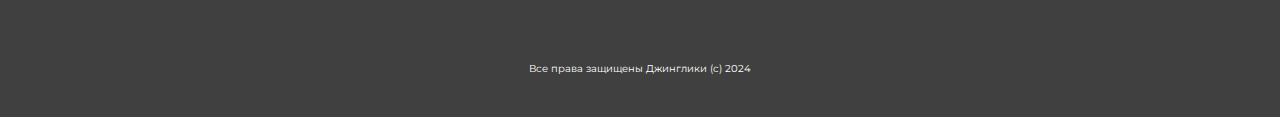
<file: partners.html>
<!DOCTYPE html>
<html lang="en">
  <head>
    <meta charset="UTF-8" />
    <meta name="viewport" content="width=device-width, initial-scale=1.0" />
    <meta http-equiv="X-UA-Compatible" content="ie=edge" />
    <title>Document</title>
    <meta name="author" content="Yuriy Zudikhin https://t.me/Zudihin"/>
    <link rel="stylesheet" href="css/slick.css">
    <link rel="stylesheet" href="css/style.css" />    
  </head>

  <body>

    <header class="header">
      <div class="container">
        <div class="header_block">
          <a class="header_block_logo" href="#">
            <svg xmlns="http://www.w3.org/2000/svg" xmlns:xlink="http://www.w3.org/1999/xlink" width="175.748" height="41.719" viewBox="0 0 175.748 41.719">
              <defs>
                <clipPath id="clip-path">
                  <rect id="Прямоугольник_15" data-name="Прямоугольник 15" width="175.748" height="41.719" fill="#6795f9"/>
                </clipPath>
              </defs>
              <g id="Сгруппировать_13" data-name="Сгруппировать 13" clip-path="url(#clip-path)">
                <path id="Контур_158" data-name="Контур 158" d="M365,29.646a3.231,3.231,0,0,1,1.285.431c.6.448.638,1.112-.745,1.662-.313.125.922,2.239,1.445,2.327.913.154,1.957-1.3,2.236-1.989a4.233,4.233,0,0,0-1.5-5.072,5.1,5.1,0,0,0-3.908-.791,7.876,7.876,0,0,0-2.766,1.013,6.338,6.338,0,0,1-3.473.8,19.1,19.1,0,0,1-3.923-.507c-.394-.1-.793-.178-1.194-.242s-.544.066-.538.47c.007.464.032.929.076,1.391.081.844.085.983,1.138,1.043.435.025.872.017,1.307.043.324.019.5.078.614.229a3.81,3.81,0,0,1,.175.851c.034.8.076,1.6.1,2.4a71.274,71.274,0,0,1-.249,7.664c-.019.158-.038.316-.058.474a3.386,3.386,0,0,1-.422,1.594c-.054,0-.106,0-.163,0a2.115,2.115,0,0,1-.657-.091,2.976,2.976,0,0,0-1.135-.244,1.323,1.323,0,0,0-.209.76q-.05.251-.086.5a1.1,1.1,0,0,0-.046.364c-.006.049-.013.1-.019.148-.048.417.05.566.454.649a5.7,5.7,0,0,0,1.076.148c1.115.01,2.23.01,3.345.008a14.022,14.022,0,0,0,1.644-.006c.263-.032.883-.063,1.054-.249a.4.4,0,0,0,.074-.256q.022-.436.044-.873a1.812,1.812,0,0,0-.017-.47.934.934,0,0,0-.9-.715,2.072,2.072,0,0,1-.517.017.658.658,0,0,1-.45-.568c-.05-.36.041-.748.02-1.117-.026-.45-.02-.9-.024-1.354a69.016,69.016,0,0,1,.294-6.9,4.263,4.263,0,0,1,.531-1.988,1.531,1.531,0,0,1,.361-.377,3.769,3.769,0,0,0,.714-.189,4.84,4.84,0,0,1,1.292-.354,10.455,10.455,0,0,0,1.457-.3c.847-.153.928-.5,2.265-.347" transform="translate(-252.739 -18.765)" fill="#6795f9" fill-rule="evenodd"/>
                <path id="Контур_159" data-name="Контур 159" d="M405.084,54.932a.371.371,0,0,0-.177-.284,2.389,2.389,0,0,0-.785.1c-.37.052-.745.14-1.12.224a.988.988,0,0,1-.083-.307c-.2-1.261-.415-2.521-.575-3.787-.163-1.3-.307-2.6-.389-3.9-.115-1.833-.162-3.67-.247-5.5a1.639,1.639,0,0,1,.029-.213c.194-.194.5-.265.653-.541a1,1,0,0,0,.189-.661,1.137,1.137,0,0,0,.027-.26.419.419,0,0,0-.58-.434,3.6,3.6,0,0,0-.448.166,19.588,19.588,0,0,0-7.34,5.387,44.711,44.711,0,0,0-5.512,8.13,11.266,11.266,0,0,0-1.33,3.664,5.487,5.487,0,0,0,.565,3.673,4.634,4.634,0,0,0,5.662,1.886,3.494,3.494,0,0,0,1.738-1.4c.013-.017.027-.032.039-.05a.388.388,0,0,0,.054-.114c.038-.07.076-.139.109-.214.392-.876-.977-1.6-1.561-1.935a4.818,4.818,0,0,0-.623-.342c-.332-.127-.224-.17-.505.075-.215.187-.23.391-.5.493a1.185,1.185,0,0,1-.8-.089,1.921,1.921,0,0,1-.791-.693.754.754,0,0,1-.112-.219.884.884,0,0,1,0-.368,7.074,7.074,0,0,1,.425-1.382c.7-1.907,1.413-3.806,2.269-5.649.33-.71.717-1.392,1.062-2.092a9.617,9.617,0,0,1,1.307-1.721,14.813,14.813,0,0,1,2.345-2.326c.189-.144.6-.546.864-.54.1,0,.178.064.214.223a2.615,2.615,0,0,1-.006.805.128.128,0,0,1-.029-.022c0,2.4-.04,4.909.109,7.27.02,1.105.048,2.21.063,3.316v.011c-.005.085-.011.161-.019.217-.388.235-.541.153-.918.275-.718.242-.961.04-.97.429-.08.069-.08.174-.05.39q.058.41.13.817c.089.5.3.623.8.457.234-.078.467-.161.7-.223a18.825,18.825,0,0,1,3.222-.492c.723-.059,1.448-.094,2.173-.14.343-.022.432-.083.515-.415.109-.437.209-.875.3-1.316.047-.237.037-.326-.1-.388" transform="translate(-278.151 -28.256)" fill="#6795f9" fill-rule="evenodd"/>
                <path id="Контур_160" data-name="Контур 160" d="M306.63,52.82a.645.645,0,0,0-.369-.51l-.005,0c-.2-.146-1.251.354-1.448.483a2.7,2.7,0,0,0-.645.585,1.242,1.242,0,0,0-.2.262c-.06.139-.1.286-.147.429-.03.093-.052.241-.135.3a.282.282,0,0,1-.116.045c-.764-.212-1.931-.843-2.024-2.017,0-.033,0-.067,0-.1s-.006-.09-.01-.136c0-.021,0-.041,0-.06a3.168,3.168,0,0,1,0-.557,7.208,7.208,0,0,0,0-1.122c-.033-.624-.066-1.248-.076-1.873-.021-1.329.048-2.659.16-3.982.082-.979.194-1.956.32-2.931a28.8,28.8,0,0,0,.393-3h0a4.759,4.759,0,0,1,.063-.777c.088-.421.122-.446.542-.472q.5-.031,1-.041a.337.337,0,0,0,.384-.326c.049-.491.1-.982.137-1.474a.565.565,0,0,0-.011-.137h0a.046.046,0,0,1,.005.019.155.155,0,0,0,0-.016l.009.007a.077.077,0,0,0-.013-.065.284.284,0,0,0-.159-.232.7.7,0,0,0-.367-.061c-.144.008-.284.043-.428.057l-.51.05-.885.087-.98.1-.793.078c-.106.01-.217.032-.324.032a6.433,6.433,0,0,0-.806.112,6.65,6.65,0,0,1-.956-.044,4.037,4.037,0,0,0-.4-.021,1.118,1.118,0,0,0-.382.09.2.2,0,0,0-.053.026.173.173,0,0,0-.034.037l0,0c-.079.053-.107.157-.106.335,0,.261.032.522.035.784a.385.385,0,0,0,.288.39,1.808,1.808,0,0,0,.468.07c.243.011.486,0,.773,0,.012.2.032.372.03.541-.017,1.133-.035,2.265-.06,3.4-.005.222,0,.383-.008.5a9.57,9.57,0,0,1-3.5-.125c-.134-.037-.268-.071-.4-.1-.2-.1-.385-.225-.571-.333a2.039,2.039,0,0,0-.193-.1,1.614,1.614,0,0,1-.262-.539c0-.021-.006-.041-.01-.062.036-.237.07-.475.091-.714.1-1.113.48-2.1.521-3.216a6.344,6.344,0,0,0-.6-3.393,4.4,4.4,0,0,0-4.075-1.617,3.735,3.735,0,0,0-3.436,2.8,3.484,3.484,0,0,0,.25,2.39c.311.511.589.517,1.086.238a3.087,3.087,0,0,0,1.246-1.1.229.229,0,0,0,.041-.144c-.39-.315-.694-.784-.35-1.249.622-.84,1.859.073,2.3.648a.84.84,0,0,1,.163.3,7.534,7.534,0,0,1,.312,1.568c0,.477-.017.954-.049,1.431s-.074.93-.117,1.393c-.1,1.113-.224,2.225-.377,3.332-.17,1.231-.352,2.46-.537,3.689a16.327,16.327,0,0,1-.274,1.738c-.062.235-.211.968-.44,1.043a.251.251,0,0,1-.127,0c-.239-.047-.464-.151-.7-.193a.726.726,0,0,0-.676.175.858.858,0,0,0-.112.177,2.648,2.648,0,0,0-.359,1.478c.093.329.481.318.775.369.884.155,1.771.3,2.642.517a11.855,11.855,0,0,1,1.36.414c.251.1.654.274.917.125.2-.112.271-.423.3-.7.034-.171.029-.389.048-.511a3.112,3.112,0,0,0,.071-1.041c-.029-.166-.714-.219-.851-.244l-.121-.023a2.368,2.368,0,0,1,.016-1.5,3.531,3.531,0,0,0,.15-.459,19.336,19.336,0,0,1,.428-2.377,15.461,15.461,0,0,1,.368-2.042,22.05,22.05,0,0,0,4.952.491c0,.217,0,.388,0,.559-.005,1.83-.041,3.66,0,5.489a12.464,12.464,0,0,0,.3,2.326,5.947,5.947,0,0,0,1.623,3.028,3.781,3.781,0,0,0,4.843.44,3.41,3.41,0,0,0,1.222-1.739,2.283,2.283,0,0,0-.027-1.485c0-.012,0-.024,0-.035" transform="translate(-205.561 -22.609)" fill="#6795f9" fill-rule="evenodd"/>
                <path id="Контур_161" data-name="Контур 161" d="M38.913,17.846a17.739,17.739,0,0,0-1.691-3.969,16.956,16.956,0,0,0-2.543-3.4,18.334,18.334,0,0,0-3.056-2.541,1.455,1.455,0,0,1,.165.106A20.47,20.47,0,0,0,27.4,5.57c-.3-.129-1.269-.481-1.579-.576a20.788,20.788,0,0,0-2.3-.593,4.592,4.592,0,0,0-.86-.052c-1.678-.129-4.586-.247-6.786-.175a.586.586,0,0,1-.063-.2,3.032,3.032,0,0,1-.058-.361c-.052-.685-.094-1.371-.154-2.056a4.656,4.656,0,0,0-.139-.848A.73.73,0,0,0,15.24.353a.064.064,0,0,0-.019-.025h-.005A.733.733,0,0,0,15.028.22,1.394,1.394,0,0,0,13.768.08h0c-.106.026-.208.056-.306.088l-.23.062a1.561,1.561,0,0,0-.155.057.724.724,0,0,1-.3.081,1.734,1.734,0,0,0-.232.006l.014,0c-.037,0-.092.009-.155.018h0a2.41,2.41,0,0,0-.57.15c-.166.031-.331.11-.486.151-.194.052-.4.074-.6.11q-.6.112-1.206.237a4.321,4.321,0,0,1-.714.033c-.063.02-.335.082-.4.1-.1.088-.2.181-.3.262a.955.955,0,0,0-.134.127.653.653,0,0,0-.191.359c0,.02,0,.041,0,.062a.877.877,0,0,0-.006.109c0,.044,0,.088.008.132,0,.012,0,.023,0,.034a2.725,2.725,0,0,0,.125.5c.049.149.108.294.171.438.014.033.024.068.038.1.121.276.23.538.334.8.1.281.2.566.32.838.022.061.044.12.066.182a.5.5,0,0,1,.064.153c-.125.039-.154.056-.276.094-.9.284-1.812.531-2.694.862A10.247,10.247,0,0,0,1.975,8.77,6.676,6.676,0,0,0,.011,12.994a5,5,0,0,0,.267,2.028A5.91,5.91,0,0,0,1.329,16.7a4.65,4.65,0,0,0,.4.437c.1.09.2.173.3.254a7.862,7.862,0,0,0,.954.628c.28.156.585.4.9.168a3.594,3.594,0,0,0,.567-.883c.146-.225.306-.442.444-.672a10.173,10.173,0,0,0,1.179-1.914c.2-.656-.607-.705-.948-1.044a2.142,2.142,0,0,1-.57-1.107,3.038,3.038,0,0,1,.611-2.445C6.2,8.834,8.033,8.575,9.5,7.973c.043-.017.088-.032.135-.046l.191.04a10.192,10.192,0,0,1,.306,1.071l.669,2.3a123.847,123.847,0,0,1,4.086,27.556q-.4-.006-.8-.023c-.47-.02-.952-.079-1.424-.058-.886-.093-1.772-.191-2.658-.289-.644-.072-.909.122-.888.768A11.553,11.553,0,0,0,9.332,41c.077.418.265.554.691.592a30.033,30.033,0,0,0,4.949.039c.785-.059,1.571-.116,2.353-.21.693-.083,1.384-.2,2.069-.329,1-.194,2-.42,3-.625a2.736,2.736,0,0,1,.428-.021l1.59-.495c.092-.181.282-.2.444-.267,1.077-.413,2.138-.864,3.176-1.369a27.261,27.261,0,0,0,4.8-2.966,17.738,17.738,0,0,0,4.58-5.128A15.487,15.487,0,0,0,39.377,24.4a15.948,15.948,0,0,0,.047-3.913,16.835,16.835,0,0,0-.511-2.642m-7.3-2.8a15.255,15.255,0,0,1,1.345,3.575,16.2,16.2,0,0,1,.028,8.033,11.94,11.94,0,0,1-2.05,4.154,22.078,22.078,0,0,1-5.051,4.781c-.814.567-1.739.968-2.548,1.532-.4.177-.82.346-1.264.5q-.259.088-.521.169-.3.095-.606.182c-.335.1-.667.194-1,.282-.41.038-.729.015-.808-.127-.39-.7-1.23-14.3-1.3-15.953-.039-.886-.088-1.771-.154-2.654q-.147-1.991-.323-3.98c-.1-1.093-.2-2.185-.329-3.275-.137-1.168-.3-2.333-.461-3.5-.077-.561-.172-1.119-.258-1.678-.008-.053-.006-.108-.012-.226.316-.005.6-.017.885-.013a18.945,18.945,0,0,1,6.5,1.233,15.458,15.458,0,0,1,5.748,3.873,13.654,13.654,0,0,1,2.182,3.085M9.664,7.919l-.014,0,.014,0m.053.008a.059.059,0,0,0-.024-.017L9.74,7.9a.062.062,0,0,0-.023.03m.067-.043.061-.018,0,.012Z" transform="translate(0 0)" fill="#6795f9" fill-rule="evenodd"/>
                <path id="Контур_162" data-name="Контур 162" d="M514.8,37.113c-.194-.112-.225-.194-.418-.265l-1.306-.888c-.112-.112-.653-.541-.765-.612a7.581,7.581,0,0,0-.775-.694c-.265-.224-.418-.53-.837-.5-.306.041-.541.469-.694.694-.183.183-.7.6-.408.777h0c.019.11.636.587.7.643.329.291.21.389.031.742a2.726,2.726,0,0,1-.868.826q-.507.407-1,.828-.371.315-.735.637c-.185.164-.4.453-.641.514a.684.684,0,0,1-.4-.015.483.483,0,0,1-.148-.087.444.444,0,0,1-.134-.242c.034-.38.177-.831.213-1.072.088-.6.167-1.194.28-1.786l.459-2.877c0-.306.123-.612.153-.959a.268.268,0,0,1-.049.012q.165-1.1.329-2.2c.127-.847.24-1.7.366-2.543.075-.5.1-.523.593-.55.45-.025.9-.046,1.348-.082.357-.029.513-.1.592-.338a.723.723,0,0,0,.061-.318c.026-.188.047-.377.068-.566a2.192,2.192,0,0,0,.061-.538q.046-.46.085-.919c.026-.32-.064-.394-.382-.352s-.657.118-.987.172a55.744,55.744,0,0,1-6.985.593,2.112,2.112,0,0,0-.431.043.481.481,0,0,0-.416.531c.008.421.047.841.07,1.261a.306.306,0,0,0,.147.264c0,.027.006.054.01.081.151.261,1.669.157,2.273.222a.886.886,0,0,1,.047.226,6.717,6.717,0,0,1,.039.783c-.009.9-.016,1.8-.045,2.7-.054,1.683-.107,3.367-.191,5.05-.059,1.173-.156,2.345-.258,3.515-.117,1.345-.233,2.69-.4,4.03-.185,1.519-.419,3.031-.634,4.546a.672.672,0,0,1-.035.066s-.007.006-.009.01l.015-.041a4.48,4.48,0,0,1-.959-.163c-.222-.044-.634-.163-.832-.024a.484.484,0,0,0-.108.107,1.239,1.239,0,0,0-.13.239c-.032.073-.062.147-.094.22a2.754,2.754,0,0,0-.413,1.141l-.175.342a.942.942,0,0,0,.8.364c.941.057,1.887.089,2.82.21.687.089,1.358.3,2.037.461.3.069.367.048.473-.219a10.359,10.359,0,0,0,.349-1.029.246.246,0,0,0-.01-.126,2.005,2.005,0,0,0,.1-.448c.018-.243-.1-.305-.332-.385a.54.54,0,0,0-.359-.032,1.475,1.475,0,0,0-.473-.214c-.089-.023-.178-.045-.269-.061a.813.813,0,0,0-.115-.063,1.175,1.175,0,0,0-.6-.033.285.285,0,0,1-.152-.038h0a44.568,44.568,0,0,1,1.114-4.443c.04-.064.273.3.279.307a2.919,2.919,0,0,1,.723,1.332,14.149,14.149,0,0,1,.224,1.719,12.323,12.323,0,0,0,.3,1.933,4.284,4.284,0,0,0,2.9,3.151,4.075,4.075,0,0,0,4.162-1.123,1.593,1.593,0,0,0,.283-2.164,4.318,4.318,0,0,0-.946-.813c-.075-.052-.131-.116-.221-.118s-.16.135-.247.07a.142.142,0,0,1-.043-.073c-.135-.393-.357-.351-.7-.272a.441.441,0,0,0-.3.158.355.355,0,0,0-.038.208c.01.169.066.333.076.5a.476.476,0,0,1-.186.445.532.532,0,0,1-.3.053c-.106-.005-.212,0-.317,0a2.264,2.264,0,0,1-.5-.517,4.045,4.045,0,0,1-.689-2.572,6.336,6.336,0,0,0-.072-1.249,4.561,4.561,0,0,0-.143-.818,2.522,2.522,0,0,0-.558-1.141,3.118,3.118,0,0,0-.935-.722c-.534-.264-.65-.525-.177-.933a16.513,16.513,0,0,1,1.659-1.107c.634-.426,1.271-.845,1.907-1.268.315-.21.651-.406.948-.639.458-.358.765.089,1.1.395a2,2,0,0,0,.392.306.674.674,0,0,0,.481.079.4.4,0,0,1,.127-.025c.282.02.4.26.594-.047a1.56,1.56,0,0,0,.083-.154.049.049,0,0,0,.019,0,5.123,5.123,0,0,0,.544-1.24.727.727,0,0,0,.037-.213c-.009-.458-.837-.36-1.139-.581m-12.784-9.781v.009a.091.091,0,0,1,0-.009m.012.039h0a1.489,1.489,0,0,0,.509.081,1.489,1.489,0,0,1-.509-.081m-1.653,22.29.041-.1c.035-.044.072-.086.108-.129l-.151.3a.379.379,0,0,1,0-.07" transform="translate(-359.141 -17.504)" fill="#6795f9" fill-rule="evenodd"/>
                <path id="Контур_163" data-name="Контур 163" d="M168.288,42.151a3.232,3.232,0,0,0-.982-.605,4.253,4.253,0,0,0-2.732-.311,6.362,6.362,0,0,0-3.592,2A14.555,14.555,0,0,0,158.24,47.7c-.073.177-.141.355-.21.534.006-.1.019-.2.018-.259-.005-.3,0-.609,0-.914.008-.589.028-1.178.028-1.767,0-2.305-.031-4.489.041-6.794.032-.7.231-1.812.236-2.645a1.73,1.73,0,0,0,.1-.424c.012-.119-.01-.265-.12-.313a2.464,2.464,0,0,0-.6-.048c-.163-.017-.325-.039-.488-.054a9.034,9.034,0,0,1-.9-.149c-.335-.065-.69-.039-1.029-.1a3.368,3.368,0,0,0-.925-.115.642.642,0,0,0-.527.5,1.479,1.479,0,0,0,.028.455c.021.809.085,1.614.157,2.418q.055.894.107,1.789c.008.568,0,1.137.03,1.7.06,1.332.236,2.657.221,3.989,0,.244,0,.489,0,.735l-.035-.087a5.177,5.177,0,0,0-.287-.814,5.308,5.308,0,0,0-.459-1.112,6.451,6.451,0,0,0-1.265-1.806c-.07,0-.128,0-.184,0,.023-.025-.017,0,.185,0a4.924,4.924,0,0,0-2.089-1.453,4.678,4.678,0,0,0-2.019-.53,4.9,4.9,0,0,0-3.958,1.956,4.277,4.277,0,0,0-1.031,2.935,3.719,3.719,0,0,0,1.266,2.73c.623.5.759.307,1.143-.311.309-.5,1.133-1.97,1.128-2-.033-.087-.046-.268-.08-.355-1.915-1.968,1.551-3.768,2.874-1.683a6.281,6.281,0,0,1,.892,2.2,14.683,14.683,0,0,1,.183,3.6c-.007.123-.034.245-.054.386-.146,0-.247,0-.347,0a.884.884,0,0,0-.994.779,3.239,3.239,0,0,0-.087.382c-.07.456.045.643.482.783.108.035.294.045.38.123.186.168.017.428-.029.618-.037.149-.069.3-.1.45-.08.369-.159.737-.256,1.1a4.583,4.583,0,0,1-1.007,2.1,1.842,1.842,0,0,1-2.2.205c-.059-.028-.116-.058-.174-.089q-.2-.183-.379-.383c-.212-.234-.342-.544-.53-.769a.452.452,0,0,0-.548-.134.532.532,0,0,0-.525.082,5.2,5.2,0,0,0-1.491,1.683c-.343.61-.283.846.285,1.246a9.434,9.434,0,0,0,4.192,1.718,4.483,4.483,0,0,0,4.023-1.32,10.069,10.069,0,0,0,1.183-1.5,12.33,12.33,0,0,0,1.694-4.172c.014-.064.011-.126.063-.172a.145.145,0,0,1,.152-.03.082.082,0,0,1,.037.056.3.3,0,0,0-.031.06,1.729,1.729,0,0,0-.063.437c-.01.149-.025.3-.036.448q-.075.495-.15.989c-.112.731-.229,1.461-.363,2.188a5.308,5.308,0,0,1-.481,1.345.7.7,0,0,1-.661.46c-.083-.017-.167-.038-.255-.06a.994.994,0,0,0-.3-.032l-.183-.035a.356.356,0,0,0-.448.249c-.144.413-.284.829-.423,1.244-.109.326-.453.847.069.928l1.273.2c.3.047.6.093.907.125.6.063,1.2.054,1.795.117q.645.069,1.292.124c.254.022.74.162.964-.019.453.052.467-.092.613-1.534,0-.265.153-.5.081-.683a.808.808,0,0,0-.358-.07l0-.011-.464-.033-.064-.12a.671.671,0,0,1-.082.1.262.262,0,0,1-.241-.194.536.536,0,0,1,.016-.1c.112-.347.153.194.194-.806a7.448,7.448,0,0,1,.153-1.836,3.048,3.048,0,0,0,.039-.457.393.393,0,0,0,.038-.027c.03.038.056.058.063.083.037.125.07.252.1.379a9.442,9.442,0,0,0,2.656,4.714,6.453,6.453,0,0,0,4.775,1.786,4.736,4.736,0,0,0,2.571-.918,4.9,4.9,0,0,0,1.653-4.448c-.041-.694-.112-.428-.112-.734a.26.26,0,0,0-.049-.149,4.176,4.176,0,0,0-.532-.963c-.153-.194-.571-.765-.765-.765l-.012,0a2.472,2.472,0,0,0-.774-.539c-.29-.2-.56-.326-.7-.24a.665.665,0,0,0-.227.3c-.2.393-.382.792-.572,1.187l-.289.6a4.242,4.242,0,0,0-.257.577q-.022.074-.04.149a.418.418,0,0,0,.109.432c.117.1.255.184.37.293a2.391,2.391,0,0,1,.584.864,2.272,2.272,0,0,1,.091.291,1.161,1.161,0,0,1-.026.737,1.237,1.237,0,0,1-1.313.616,2.523,2.523,0,0,1-.909-.342c-.274-.173-.544-.353-.828-.507l-.051-.029a2.274,2.274,0,0,1-.225-.214,2.744,2.744,0,0,1-.8-1.124,8.209,8.209,0,0,1-.567-1.877,10.905,10.905,0,0,1-.164-1.166c.007-.628.037-1.257.044-1.885a16.592,16.592,0,0,1,.516-3.833,11.343,11.343,0,0,1,1.6-3.74c.532-.774,1.417-1.846,2.35-.989a1.358,1.358,0,0,1,.407.582c.179.588-1.024,1.3-.151,1.734l.023.01a.625.625,0,0,0,.093.071.127.127,0,0,1-.044-.05,4.305,4.305,0,0,0,1.585.408,4.375,4.375,0,0,0,.867-.034,5.006,5.006,0,0,0,.541-.087,1.419,1.419,0,0,0,.433-.208.429.429,0,0,0,.238-.2.544.544,0,0,0,.019-.055c0,.018,0,.037,0,.055l.081-.347c.031-1.612-.122-2.8-1.346-3.907m.439,14.042c0-.006,0-.011,0-.017l.022.027-.024-.01m-.635-1.05-.046-.054-.067-.08a.732.732,0,0,1,.113.134M169.517,44.9l.007.021c0,.087,0,.159.005.195,0,.009,0,.018,0,.027,0-.081-.009-.162-.013-.243" transform="translate(-102.412 -24.878)" fill="#6795f9" fill-rule="evenodd"/>
                <path id="Контур_164" data-name="Контур 164" d="M256,75.428c-.634-.422-1.022.066-1.785.064.008-.841.054-1.712.13-2.555l.24-2.473a.5.5,0,0,0-.043.06l.006-.055c.109-.552.16-1.127.266-1.685.057-.553.18-1.176.228-1.718l.308-1.654c.012-.194.046-.39.076-.585.047-.138.095-.276.147-.411a3.682,3.682,0,0,1,.17-.4.329.329,0,0,1,.242-.165,3,3,0,0,1,.709-.063.881.881,0,0,0,.547-.329,1.3,1.3,0,0,0,.289-.648,3.85,3.85,0,0,0,.036-.717c0-.2.044-.542-.078-.712a.405.405,0,0,0-.295-.136,3.732,3.732,0,0,0-1.336.278,6.538,6.538,0,0,1-1.074.191c-.9.09-1.8.158-2.684.333a1.934,1.934,0,0,0-.5.152.711.711,0,0,0-.421.589c-.014.224-.008.449,0,.673.008.242.022.483.047.724a.974.974,0,0,0,.076.4,1.02,1.02,0,0,0,.216.2,1.679,1.679,0,0,1,.561,1.092,2.909,2.909,0,0,1,.006.642,3.653,3.653,0,0,0-.065.572,6.363,6.363,0,0,1-.1,1.12c-.1.856-.175,1.715-.316,2.565-.061.365-.133.728-.222,1.087a5.852,5.852,0,0,1-1.219,2.54,1.547,1.547,0,0,0-.272.236l-.054.063a2.948,2.948,0,0,1-3.032.286,2.688,2.688,0,0,1-1.225-1.963,6.74,6.74,0,0,1,.112-2.72,9.1,9.1,0,0,1,.446-1.155,13.619,13.619,0,0,1,.994-1.994,4.773,4.773,0,0,0,.643-1.964,3.355,3.355,0,0,0-.021-.97l0,0c.028.008.038.041.042.069.017.1.04.654.07.824a3.507,3.507,0,0,0-.083-1.342,3.67,3.67,0,0,0-.179-.676,2.306,2.306,0,0,0-.547-.828,2.159,2.159,0,0,0-.176-.247,2.831,2.831,0,0,0-1.942-.871c-.044-.007-.087-.016-.131-.021s-.093-.008-.14-.012c-.053-.03-.106-.06-.159-.092a1.06,1.06,0,0,0-.738-.145,4.405,4.405,0,0,0-1.171.3,3.477,3.477,0,0,0-.893.557,1,1,0,0,0-.118,1.186,1.11,1.11,0,0,1,.178.354c.01.058.011.13.063.158a.154.154,0,0,0,.072.013l.551.009c-.034.147-.2.218-.3.329a.611.611,0,0,0-.107.552c.046.186.192.586.417.611a.4.4,0,0,0,.258-.088c.62-.418.9-1.141,1.731-1.174.474-.019.93.016,1.078.539a2.026,2.026,0,0,1-.193,1.346c-.059.1-.118.191-.167.291a1.393,1.393,0,0,0-.077.182c-.032.054-.063.108-.1.161-.228.253-.582.818-.8,1.045a14.015,14.015,0,0,0-.968,1.09c-.29.386-.606.77-.861,1.185-.1.151-.191.3-.277.464a5.537,5.537,0,0,0,3.968,8.062,6.07,6.07,0,0,0,3.082-.325,11.886,11.886,0,0,0,1.581-.848c.341-.195.623-.727.96-.821.068.633-.216,1.485.342,1.975.261.229.5.082.794.124.327.047.651.242,1,.31a1.84,1.84,0,0,0,.28.04,1.341,1.341,0,0,0,.76-.24,2.824,2.824,0,0,1,.823-.247c.321-.083.35-.126.339-.45a6.834,6.834,0,0,0-.045-.765A6.328,6.328,0,0,0,256,75.428m-1.891.653c-.006,0-.012,0-.018,0s.012,0,.018,0m-.04-.121h0c.009-.011.034,0,.055-.077-.021.074-.046.066-.055.077m1.079-.475a2.483,2.483,0,0,0-1,.154,1.442,1.442,0,0,1-.02.2,1.41,1.41,0,0,0,.02-.2,2.485,2.485,0,0,1,1-.154" transform="translate(-173.401 -43.711)" fill="#6795f9" fill-rule="evenodd"/>
                <path id="Контур_165" data-name="Контур 165" d="M463.5,38.435c.077-.124.155-.248.237-.367a3.7,3.7,0,0,1,.257-.353.328.328,0,0,1,.273-.106,3.025,3.025,0,0,1,.705.1.88.88,0,0,0,.607-.2,1.3,1.3,0,0,0,.429-.565,3.869,3.869,0,0,0,.2-.69c.042-.192.166-.517.086-.711a.4.4,0,0,0-.256-.2,3.726,3.726,0,0,0-1.364-.033,6.522,6.522,0,0,1-1.089-.058c-.895-.116-1.788-.255-2.69-.285a1.933,1.933,0,0,0-.521.034.711.711,0,0,0-.544.479c-.065.214-.11.435-.153.655-.046.237-.088.476-.118.716a.977.977,0,0,0-.018.411,1.02,1.02,0,0,0,.166.242,1.678,1.678,0,0,1,.3,1.191,2.877,2.877,0,0,1-.139.626,3.718,3.718,0,0,0-.193.543,6.332,6.332,0,0,1-.349,1.069c-.288.812-.559,1.631-.89,2.427-.142.342-.294.679-.463,1.008a5.852,5.852,0,0,1-1.763,2.2,1.535,1.535,0,0,0-.318.168l-.051.037a2.942,2.942,0,0,1-3.034-.4,2.688,2.688,0,0,1-.748-2.19,6.74,6.74,0,0,1,.727-2.624,9.118,9.118,0,0,1,.7-1.023,13.644,13.644,0,0,1,1.421-1.717,4.776,4.776,0,0,0,1.073-1.767,3.354,3.354,0,0,0,.2-.949l0,0c.025.014.027.048.026.076-.006.1-.109.646-.119.818a3.5,3.5,0,0,0,.224-1.325,3.683,3.683,0,0,0-.021-.7,2.309,2.309,0,0,0-.344-.931,2.186,2.186,0,0,0-.115-.28,2.829,2.829,0,0,0-1.694-1.289c-.041-.017-.081-.035-.123-.051s-.089-.029-.134-.044q-.068-.061-.134-.126a1.059,1.059,0,0,0-.687-.309,4.4,4.4,0,0,0-1.208.024,3.469,3.469,0,0,0-1,.34,1,1,0,0,0-.384,1.128,1.109,1.109,0,0,1,.093.385c0,.059-.018.129.026.168a.153.153,0,0,0,.067.029l.534.134c-.066.135-.241.167-.365.253a.61.61,0,0,0-.23.514c0,.192.054.615.268.69a.4.4,0,0,0,.271-.027c.7-.266,1.137-.907,1.952-.751.466.089.9.227.928.77a2.027,2.027,0,0,1-.494,1.267c-.079.079-.158.159-.229.245a1.383,1.383,0,0,0-.116.16c-.043.046-.086.091-.13.136-.279.194-.752.664-1.017.836a14.015,14.015,0,0,0-1.19.842c-.37.31-.765.612-1.107.959-.129.125-.255.253-.375.389a5.537,5.537,0,0,0,2.035,8.752,6.067,6.067,0,0,0,3.076.383A11.852,11.852,0,0,0,456.2,49.1c.376-.112.771-.566,1.121-.582-.078.632-.547,1.4-.115,2,.2.282.466.192.745.3.307.119.579.384.9.529a1.821,1.821,0,0,0,.263.1,1.34,1.34,0,0,0,.794-.062,2.839,2.839,0,0,1,.858-.054c.332-.008.37-.043.433-.362a6.8,6.8,0,0,0,.129-.755,6.316,6.316,0,0,0,.332-1.334c-.521-.554-1.01-.168-1.753-.342.2-.817.441-1.655.707-2.459l.795-2.354a.485.485,0,0,0-.056.049l.018-.052c.232-.512.411-1.062.642-1.581.181-.525.442-1.1.612-1.622l.675-1.541c.056-.187.133-.369.206-.552M460.8,48.8a.815.815,0,0,1-.4.3.815.815,0,0,0,.4-.3m-1.134.3s-.012,0-.016-.008c0-.028,0-.049,0-.065,0,.016,0,.037,0,.065C459.657,49.092,459.664,49.093,459.668,49.1Zm0-.131a.058.058,0,0,0,.031-.017.058.058,0,0,1-.031.017m.391-.3c.088,0,.181,0,.272,0-.091,0-.184,0-.272,0s-.172.008-.247.013a.856.856,0,0,1-.1.256.856.856,0,0,0,.1-.256c.075-.005.159-.01.247-.013" transform="translate(-321.737 -22.921)" fill="#6795f9" fill-rule="evenodd"/>
                <path id="Контур_166" data-name="Контур 166" d="M576.864,56.207a.407.407,0,0,0-.256-.2,3.732,3.732,0,0,0-1.364-.032,6.552,6.552,0,0,1-1.089-.058c-.895-.116-1.788-.255-2.69-.285a1.944,1.944,0,0,0-.521.034.712.712,0,0,0-.545.479c-.064.214-.11.435-.153.655-.047.237-.088.476-.118.716a.976.976,0,0,0-.018.411,1.02,1.02,0,0,0,.166.242,1.679,1.679,0,0,1,.3,1.19,2.9,2.9,0,0,1-.139.627,3.683,3.683,0,0,0-.193.543,6.344,6.344,0,0,1-.349,1.069c-.288.812-.559,1.63-.889,2.426-.142.342-.294.68-.463,1.009a5.847,5.847,0,0,1-1.763,2.2,1.561,1.561,0,0,0-.318.168l-.051.037a2.943,2.943,0,0,1-3.034-.4,2.687,2.687,0,0,1-.747-2.19,6.731,6.731,0,0,1,.727-2.623,9.06,9.06,0,0,1,.7-1.023,13.624,13.624,0,0,1,1.421-1.717,4.771,4.771,0,0,0,1.072-1.767,3.36,3.36,0,0,0,.2-.949l0,0c.025.013.027.048.026.076-.006.1-.11.646-.119.819a3.5,3.5,0,0,0,.224-1.326,3.671,3.671,0,0,0-.021-.7,2.3,2.3,0,0,0-.344-.93,2.155,2.155,0,0,0-.115-.28,2.83,2.83,0,0,0-1.694-1.289c-.041-.017-.081-.035-.123-.051s-.089-.029-.134-.044q-.067-.061-.134-.126a1.059,1.059,0,0,0-.686-.309,4.41,4.41,0,0,0-1.208.025,3.462,3.462,0,0,0-1,.34,1,1,0,0,0-.384,1.128,1.109,1.109,0,0,1,.093.385c0,.059-.018.129.026.169a.155.155,0,0,0,.067.028l.534.134c-.066.135-.241.167-.365.253a.61.61,0,0,0-.23.514c0,.192.054.615.268.69a.4.4,0,0,0,.271-.027c.7-.266,1.137-.907,1.952-.751.466.089.9.227.928.77a2.028,2.028,0,0,1-.494,1.267c-.079.08-.158.159-.229.245a1.389,1.389,0,0,0-.116.16c-.043.046-.086.092-.13.136-.279.194-.753.664-1.017.836a14.086,14.086,0,0,0-1.191.843c-.37.311-.765.613-1.107.959-.129.125-.255.253-.376.389a5.538,5.538,0,0,0,2.035,8.752,6.069,6.069,0,0,0,3.075.382,11.808,11.808,0,0,0,1.732-.467c.376-.112.772-.566,1.121-.581-.078.632-.547,1.4-.115,2,.2.283.466.193.745.3.308.119.579.383.9.529a1.844,1.844,0,0,0,.263.1,1.344,1.344,0,0,0,.794-.062,2.829,2.829,0,0,1,.858-.054c.332-.007.369-.043.433-.362a6.871,6.871,0,0,0,.129-.755,6.343,6.343,0,0,0,.332-1.334c-.521-.555-1.01-.168-1.753-.342.2-.817.442-1.655.707-2.46l.795-2.354a.524.524,0,0,0-.056.049l.019-.052c.232-.513.411-1.062.642-1.581.182-.526.442-1.1.612-1.622l.675-1.541c.056-.187.134-.369.207-.553.077-.124.155-.248.237-.367a3.647,3.647,0,0,1,.257-.354.328.328,0,0,1,.273-.106,3,3,0,0,1,.7.1.882.882,0,0,0,.607-.2,1.3,1.3,0,0,0,.429-.566,3.86,3.86,0,0,0,.2-.69c.042-.192.166-.517.086-.711m-5.888,13.549h0a.965.965,0,0,0,.347-.224.965.965,0,0,1-.347.224m-.739,0c-.005,0-.012,0-.016-.008s0-.031,0-.044c0,.012,0,.026,0,.044S570.232,69.754,570.237,69.758Zm.662-.433a1.411,1.411,0,0,1,.5.094,1.411,1.411,0,0,0-.5-.094,4.689,4.689,0,0,0-.519.013c-.067.243-.111.278-.136.287a.084.084,0,0,0-.019.007.079.079,0,0,1,.019-.007c.025-.008.069-.044.136-.287a4.761,4.761,0,0,1,.519-.013" transform="translate(-401.142 -37.759)" fill="#6795f9" fill-rule="evenodd"/>
              </g>
            </svg>
          </a>
          <ul>
            <li>
              <a href="#">Главная</a>
            </li>
            <li>
              <a href="#">О нас</a>
            </li>
            <li>
              <a href="#">Создатели</a>
            </li>
            <li class="current_page_item">
              <a href="#">Партнёрам</a>
            </li>
            <li>
              <a href="#">Новости</a>
            </li>
            <li>
              <a href="#">Внимание, мошенники</a>
            </li>
            <li>
              <a href="#">СМИ</a>
            </li>
            <li>
              <a href="#">Награды</a>
            </li>
          </ul>
          <div class="header_block_switcher">
            <div class="header_block_switcher_wrap">
              <div class="header_block_switcher_wrap_lang">
                <span>ru</span>
                <img src="img/header/ru.svg">
              </div>
              <div class="header_block_switcher_wrap_list">
                <a href="#" class="header_block_switcher_wrap_list_item">
                  <span>en</span>
                  <img src="img/header/ru.svg">
                </a>
                <a href="#" class="header_block_switcher_wrap_list_item">
                  <span>kz</span>
                  <img src="img/header/ru.svg">
                </a>
              </div>
            </div>
          </div>
          
          <div class="header_block_burger">
            <span></span>
            <span></span>
            <span></span>
          </div>
        </div>
      </div>
      <div class="header_drop">
        <div class="container">
          <div class="header_drop_block">
            <div class="header_drop_block_switcher">
              <div class="header_drop_block_switcher_lang">
                <span>ru</span>
                <img src="img/header/ru.svg">
              </div>
              <div class="header_drop_block_switcher_list">
                <a href="#" class="header_drop_block_switcher_list_item">
                  <span>en</span>
                  <img src="img/header/ru.svg">
                </a>
                <a href="#" class="header_drop_block_switcher_list_item">
                  <span>kz</span>
                  <img src="img/header/ru.svg">
                </a>
              </div>
            </div>
            <ul>
              <li>
                <a href="#">Главная</a>
              </li>
              <li>
                <a href="#">О нас</a>
              </li>
              <li>
                <a href="#">Создатели</a>
              </li>
              <li>
                <a href="#">Партнёрам</a>
              </li>
              <li>
                <a href="#">Новости</a>
              </li>
              <li>
                <a href="#">Внимание, мошенники</a>
              </li>
              <li>
                <a href="#">СМИ</a>
              </li>
            </ul>
            <div class="header_drop_block_question">
              <span>По всем вопросам:</span>
              <a href="mailto:hello@jingles.ru">hello@jingles.ru</a>
            </div>
            <p>Все права защищены Джинглики (с) 2024</p>
          </div>
        </div>
      </div>
    </header>

    <section class="partners">
      <div class="partners_wrap">
        <img class="partners_cloud" src="img/awards/clouds_2.png" alt="">
        <div class="container">
          <div class="partners_block">
            <div class="partners_block_left">
              <h1>Партнерам</h1>
              <p class="bold">Мы всегда рады новым партнерствам и сотрудничеству! Если вы представляете стриминговый сервис, талантливый художник или аниматор, или же у вас есть другие идеи и предложения о совместной работе, не стесняйтесь связаться с нами.</p>
              <p>Мы заинтересованы в сотрудничестве со стриминговыми сервисами для распространения нашего контента и деления радости «Джингликов» с максимальным количеством зрителей.</p>
              <p>Талантливые художники и аниматоры всегда приветствуются в нашей команде! Если у вас есть идеи или навыки, которые могут дополнить или обогатить наш контент, мы с удовольствием рассмотрим возможность сотрудничества.</p>
              <p>Мы открыты к любым предложениям о партнерстве и сотрудничестве. Вместе мы можем создавать что-то по-настоящему удивительное и вдохновляющее для детей и их родителей.</p>
              <p>Не стесняйтесь связаться с нами, чтобы обсудить возможности сотрудничества и воплотить в жизнь новые идеи!</p>
              <div class="partners_block_left_down">
                <span>По всем вопросам:</span>
                <a href="mailto:hello@jingles.ru">hello@jingles.ru</a>
              </div>
            </div>
            <div class="partners_block_right">
              <img class="partners_block_right_main js-mousemove" data-layer="-5" src="img/partners/1.png" alt="">
              <img class="partners_block_right_cloud js-mousemove" data-layer="3" src="img/awards/clouds_1.png" alt="">
            </div>
          </div>
        </div>
      </div>
    </section>

    <footer class="footer">
      <div class="container">
        <div class="footer_block">
          <img class="footer_block_logo" src="img/header/logo.svg" alt="">
          <ul>
            <li class="current_page_item">
              <a href="#">Главная</a>
            </li>
            <li>
              <a href="#">О нас</a>
            </li>
            <li>
              <a href="#">Создатели</a>
            </li>
            <li>
              <a href="#">Партнёрам</a>
            </li>
            <li>
              <a href="#">Новости</a>
            </li>
            <li>
              <a href="#">Внимание, мошенники</a>
            </li>
            <li>
              <a href="#">СМИ</a>
            </li>
            <li>
              <a href="#">Контакты</a>
            </li>
          </ul>
          <div class="footer_block_question">
            <span>По всем вопросам:</span>
            <a href="mailto:hello@jingles.ru">hello@jingles.ru</a>
          </div>
          <p>Все права защищены Джинглики (с) 2024</p>
        </div>
      </div>
    </footer>

    <script src="js/jquery-3.6.0.min.js"></script>
    <script src="js/slick.js"></script>
    <script src="js/main.js"></script>

  </body>
</html>
</file>
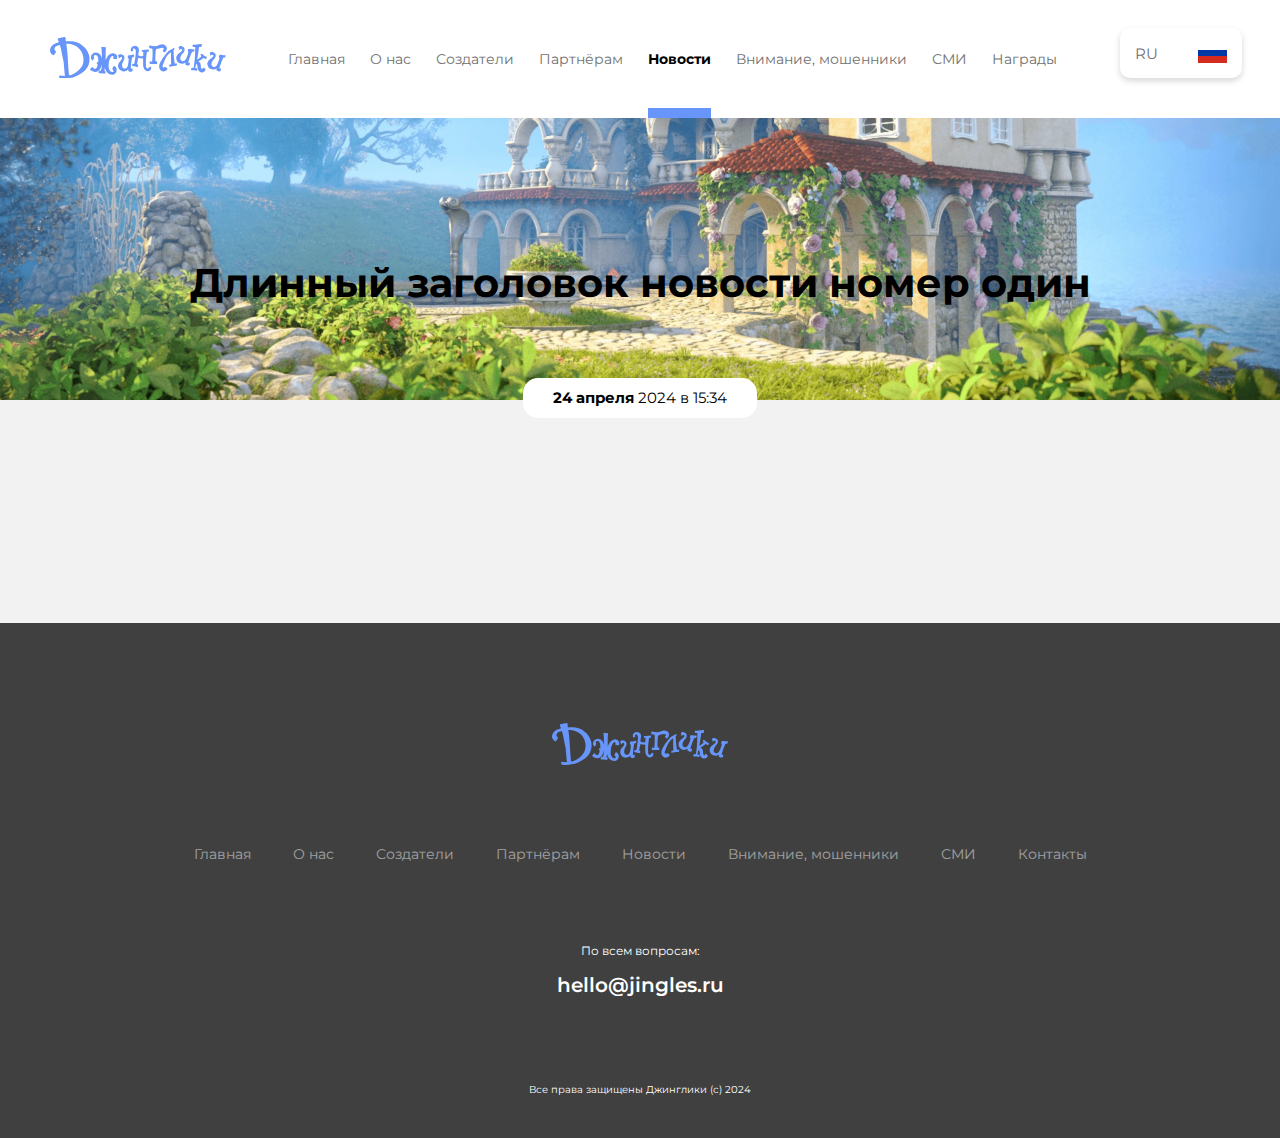
<file: single.html>
<!DOCTYPE html>
<html lang="en">
  <head>
    <meta charset="UTF-8" />
    <meta name="viewport" content="width=device-width, initial-scale=1.0" />
    <meta http-equiv="X-UA-Compatible" content="ie=edge" />
    <title>Document</title>
    <meta name="author" content="Yuriy Zudikhin https://t.me/Zudihin"/>
    <link rel="stylesheet" href="css/slick.css">
    <link rel="stylesheet" href="css/style.css" />    
  </head>

  <body>

    <header class="header">
      <div class="container">
        <div class="header_block">
          <a class="header_block_logo" href="#">
            <svg xmlns="http://www.w3.org/2000/svg" xmlns:xlink="http://www.w3.org/1999/xlink" width="175.748" height="41.719" viewBox="0 0 175.748 41.719">
              <defs>
                <clipPath id="clip-path">
                  <rect id="Прямоугольник_15" data-name="Прямоугольник 15" width="175.748" height="41.719" fill="#6795f9"/>
                </clipPath>
              </defs>
              <g id="Сгруппировать_13" data-name="Сгруппировать 13" clip-path="url(#clip-path)">
                <path id="Контур_158" data-name="Контур 158" d="M365,29.646a3.231,3.231,0,0,1,1.285.431c.6.448.638,1.112-.745,1.662-.313.125.922,2.239,1.445,2.327.913.154,1.957-1.3,2.236-1.989a4.233,4.233,0,0,0-1.5-5.072,5.1,5.1,0,0,0-3.908-.791,7.876,7.876,0,0,0-2.766,1.013,6.338,6.338,0,0,1-3.473.8,19.1,19.1,0,0,1-3.923-.507c-.394-.1-.793-.178-1.194-.242s-.544.066-.538.47c.007.464.032.929.076,1.391.081.844.085.983,1.138,1.043.435.025.872.017,1.307.043.324.019.5.078.614.229a3.81,3.81,0,0,1,.175.851c.034.8.076,1.6.1,2.4a71.274,71.274,0,0,1-.249,7.664c-.019.158-.038.316-.058.474a3.386,3.386,0,0,1-.422,1.594c-.054,0-.106,0-.163,0a2.115,2.115,0,0,1-.657-.091,2.976,2.976,0,0,0-1.135-.244,1.323,1.323,0,0,0-.209.76q-.05.251-.086.5a1.1,1.1,0,0,0-.046.364c-.006.049-.013.1-.019.148-.048.417.05.566.454.649a5.7,5.7,0,0,0,1.076.148c1.115.01,2.23.01,3.345.008a14.022,14.022,0,0,0,1.644-.006c.263-.032.883-.063,1.054-.249a.4.4,0,0,0,.074-.256q.022-.436.044-.873a1.812,1.812,0,0,0-.017-.47.934.934,0,0,0-.9-.715,2.072,2.072,0,0,1-.517.017.658.658,0,0,1-.45-.568c-.05-.36.041-.748.02-1.117-.026-.45-.02-.9-.024-1.354a69.016,69.016,0,0,1,.294-6.9,4.263,4.263,0,0,1,.531-1.988,1.531,1.531,0,0,1,.361-.377,3.769,3.769,0,0,0,.714-.189,4.84,4.84,0,0,1,1.292-.354,10.455,10.455,0,0,0,1.457-.3c.847-.153.928-.5,2.265-.347" transform="translate(-252.739 -18.765)" fill="#6795f9" fill-rule="evenodd"/>
                <path id="Контур_159" data-name="Контур 159" d="M405.084,54.932a.371.371,0,0,0-.177-.284,2.389,2.389,0,0,0-.785.1c-.37.052-.745.14-1.12.224a.988.988,0,0,1-.083-.307c-.2-1.261-.415-2.521-.575-3.787-.163-1.3-.307-2.6-.389-3.9-.115-1.833-.162-3.67-.247-5.5a1.639,1.639,0,0,1,.029-.213c.194-.194.5-.265.653-.541a1,1,0,0,0,.189-.661,1.137,1.137,0,0,0,.027-.26.419.419,0,0,0-.58-.434,3.6,3.6,0,0,0-.448.166,19.588,19.588,0,0,0-7.34,5.387,44.711,44.711,0,0,0-5.512,8.13,11.266,11.266,0,0,0-1.33,3.664,5.487,5.487,0,0,0,.565,3.673,4.634,4.634,0,0,0,5.662,1.886,3.494,3.494,0,0,0,1.738-1.4c.013-.017.027-.032.039-.05a.388.388,0,0,0,.054-.114c.038-.07.076-.139.109-.214.392-.876-.977-1.6-1.561-1.935a4.818,4.818,0,0,0-.623-.342c-.332-.127-.224-.17-.505.075-.215.187-.23.391-.5.493a1.185,1.185,0,0,1-.8-.089,1.921,1.921,0,0,1-.791-.693.754.754,0,0,1-.112-.219.884.884,0,0,1,0-.368,7.074,7.074,0,0,1,.425-1.382c.7-1.907,1.413-3.806,2.269-5.649.33-.71.717-1.392,1.062-2.092a9.617,9.617,0,0,1,1.307-1.721,14.813,14.813,0,0,1,2.345-2.326c.189-.144.6-.546.864-.54.1,0,.178.064.214.223a2.615,2.615,0,0,1-.006.805.128.128,0,0,1-.029-.022c0,2.4-.04,4.909.109,7.27.02,1.105.048,2.21.063,3.316v.011c-.005.085-.011.161-.019.217-.388.235-.541.153-.918.275-.718.242-.961.04-.97.429-.08.069-.08.174-.05.39q.058.41.13.817c.089.5.3.623.8.457.234-.078.467-.161.7-.223a18.825,18.825,0,0,1,3.222-.492c.723-.059,1.448-.094,2.173-.14.343-.022.432-.083.515-.415.109-.437.209-.875.3-1.316.047-.237.037-.326-.1-.388" transform="translate(-278.151 -28.256)" fill="#6795f9" fill-rule="evenodd"/>
                <path id="Контур_160" data-name="Контур 160" d="M306.63,52.82a.645.645,0,0,0-.369-.51l-.005,0c-.2-.146-1.251.354-1.448.483a2.7,2.7,0,0,0-.645.585,1.242,1.242,0,0,0-.2.262c-.06.139-.1.286-.147.429-.03.093-.052.241-.135.3a.282.282,0,0,1-.116.045c-.764-.212-1.931-.843-2.024-2.017,0-.033,0-.067,0-.1s-.006-.09-.01-.136c0-.021,0-.041,0-.06a3.168,3.168,0,0,1,0-.557,7.208,7.208,0,0,0,0-1.122c-.033-.624-.066-1.248-.076-1.873-.021-1.329.048-2.659.16-3.982.082-.979.194-1.956.32-2.931a28.8,28.8,0,0,0,.393-3h0a4.759,4.759,0,0,1,.063-.777c.088-.421.122-.446.542-.472q.5-.031,1-.041a.337.337,0,0,0,.384-.326c.049-.491.1-.982.137-1.474a.565.565,0,0,0-.011-.137h0a.046.046,0,0,1,.005.019.155.155,0,0,0,0-.016l.009.007a.077.077,0,0,0-.013-.065.284.284,0,0,0-.159-.232.7.7,0,0,0-.367-.061c-.144.008-.284.043-.428.057l-.51.05-.885.087-.98.1-.793.078c-.106.01-.217.032-.324.032a6.433,6.433,0,0,0-.806.112,6.65,6.65,0,0,1-.956-.044,4.037,4.037,0,0,0-.4-.021,1.118,1.118,0,0,0-.382.09.2.2,0,0,0-.053.026.173.173,0,0,0-.034.037l0,0c-.079.053-.107.157-.106.335,0,.261.032.522.035.784a.385.385,0,0,0,.288.39,1.808,1.808,0,0,0,.468.07c.243.011.486,0,.773,0,.012.2.032.372.03.541-.017,1.133-.035,2.265-.06,3.4-.005.222,0,.383-.008.5a9.57,9.57,0,0,1-3.5-.125c-.134-.037-.268-.071-.4-.1-.2-.1-.385-.225-.571-.333a2.039,2.039,0,0,0-.193-.1,1.614,1.614,0,0,1-.262-.539c0-.021-.006-.041-.01-.062.036-.237.07-.475.091-.714.1-1.113.48-2.1.521-3.216a6.344,6.344,0,0,0-.6-3.393,4.4,4.4,0,0,0-4.075-1.617,3.735,3.735,0,0,0-3.436,2.8,3.484,3.484,0,0,0,.25,2.39c.311.511.589.517,1.086.238a3.087,3.087,0,0,0,1.246-1.1.229.229,0,0,0,.041-.144c-.39-.315-.694-.784-.35-1.249.622-.84,1.859.073,2.3.648a.84.84,0,0,1,.163.3,7.534,7.534,0,0,1,.312,1.568c0,.477-.017.954-.049,1.431s-.074.93-.117,1.393c-.1,1.113-.224,2.225-.377,3.332-.17,1.231-.352,2.46-.537,3.689a16.327,16.327,0,0,1-.274,1.738c-.062.235-.211.968-.44,1.043a.251.251,0,0,1-.127,0c-.239-.047-.464-.151-.7-.193a.726.726,0,0,0-.676.175.858.858,0,0,0-.112.177,2.648,2.648,0,0,0-.359,1.478c.093.329.481.318.775.369.884.155,1.771.3,2.642.517a11.855,11.855,0,0,1,1.36.414c.251.1.654.274.917.125.2-.112.271-.423.3-.7.034-.171.029-.389.048-.511a3.112,3.112,0,0,0,.071-1.041c-.029-.166-.714-.219-.851-.244l-.121-.023a2.368,2.368,0,0,1,.016-1.5,3.531,3.531,0,0,0,.15-.459,19.336,19.336,0,0,1,.428-2.377,15.461,15.461,0,0,1,.368-2.042,22.05,22.05,0,0,0,4.952.491c0,.217,0,.388,0,.559-.005,1.83-.041,3.66,0,5.489a12.464,12.464,0,0,0,.3,2.326,5.947,5.947,0,0,0,1.623,3.028,3.781,3.781,0,0,0,4.843.44,3.41,3.41,0,0,0,1.222-1.739,2.283,2.283,0,0,0-.027-1.485c0-.012,0-.024,0-.035" transform="translate(-205.561 -22.609)" fill="#6795f9" fill-rule="evenodd"/>
                <path id="Контур_161" data-name="Контур 161" d="M38.913,17.846a17.739,17.739,0,0,0-1.691-3.969,16.956,16.956,0,0,0-2.543-3.4,18.334,18.334,0,0,0-3.056-2.541,1.455,1.455,0,0,1,.165.106A20.47,20.47,0,0,0,27.4,5.57c-.3-.129-1.269-.481-1.579-.576a20.788,20.788,0,0,0-2.3-.593,4.592,4.592,0,0,0-.86-.052c-1.678-.129-4.586-.247-6.786-.175a.586.586,0,0,1-.063-.2,3.032,3.032,0,0,1-.058-.361c-.052-.685-.094-1.371-.154-2.056a4.656,4.656,0,0,0-.139-.848A.73.73,0,0,0,15.24.353a.064.064,0,0,0-.019-.025h-.005A.733.733,0,0,0,15.028.22,1.394,1.394,0,0,0,13.768.08h0c-.106.026-.208.056-.306.088l-.23.062a1.561,1.561,0,0,0-.155.057.724.724,0,0,1-.3.081,1.734,1.734,0,0,0-.232.006l.014,0c-.037,0-.092.009-.155.018h0a2.41,2.41,0,0,0-.57.15c-.166.031-.331.11-.486.151-.194.052-.4.074-.6.11q-.6.112-1.206.237a4.321,4.321,0,0,1-.714.033c-.063.02-.335.082-.4.1-.1.088-.2.181-.3.262a.955.955,0,0,0-.134.127.653.653,0,0,0-.191.359c0,.02,0,.041,0,.062a.877.877,0,0,0-.006.109c0,.044,0,.088.008.132,0,.012,0,.023,0,.034a2.725,2.725,0,0,0,.125.5c.049.149.108.294.171.438.014.033.024.068.038.1.121.276.23.538.334.8.1.281.2.566.32.838.022.061.044.12.066.182a.5.5,0,0,1,.064.153c-.125.039-.154.056-.276.094-.9.284-1.812.531-2.694.862A10.247,10.247,0,0,0,1.975,8.77,6.676,6.676,0,0,0,.011,12.994a5,5,0,0,0,.267,2.028A5.91,5.91,0,0,0,1.329,16.7a4.65,4.65,0,0,0,.4.437c.1.09.2.173.3.254a7.862,7.862,0,0,0,.954.628c.28.156.585.4.9.168a3.594,3.594,0,0,0,.567-.883c.146-.225.306-.442.444-.672a10.173,10.173,0,0,0,1.179-1.914c.2-.656-.607-.705-.948-1.044a2.142,2.142,0,0,1-.57-1.107,3.038,3.038,0,0,1,.611-2.445C6.2,8.834,8.033,8.575,9.5,7.973c.043-.017.088-.032.135-.046l.191.04a10.192,10.192,0,0,1,.306,1.071l.669,2.3a123.847,123.847,0,0,1,4.086,27.556q-.4-.006-.8-.023c-.47-.02-.952-.079-1.424-.058-.886-.093-1.772-.191-2.658-.289-.644-.072-.909.122-.888.768A11.553,11.553,0,0,0,9.332,41c.077.418.265.554.691.592a30.033,30.033,0,0,0,4.949.039c.785-.059,1.571-.116,2.353-.21.693-.083,1.384-.2,2.069-.329,1-.194,2-.42,3-.625a2.736,2.736,0,0,1,.428-.021l1.59-.495c.092-.181.282-.2.444-.267,1.077-.413,2.138-.864,3.176-1.369a27.261,27.261,0,0,0,4.8-2.966,17.738,17.738,0,0,0,4.58-5.128A15.487,15.487,0,0,0,39.377,24.4a15.948,15.948,0,0,0,.047-3.913,16.835,16.835,0,0,0-.511-2.642m-7.3-2.8a15.255,15.255,0,0,1,1.345,3.575,16.2,16.2,0,0,1,.028,8.033,11.94,11.94,0,0,1-2.05,4.154,22.078,22.078,0,0,1-5.051,4.781c-.814.567-1.739.968-2.548,1.532-.4.177-.82.346-1.264.5q-.259.088-.521.169-.3.095-.606.182c-.335.1-.667.194-1,.282-.41.038-.729.015-.808-.127-.39-.7-1.23-14.3-1.3-15.953-.039-.886-.088-1.771-.154-2.654q-.147-1.991-.323-3.98c-.1-1.093-.2-2.185-.329-3.275-.137-1.168-.3-2.333-.461-3.5-.077-.561-.172-1.119-.258-1.678-.008-.053-.006-.108-.012-.226.316-.005.6-.017.885-.013a18.945,18.945,0,0,1,6.5,1.233,15.458,15.458,0,0,1,5.748,3.873,13.654,13.654,0,0,1,2.182,3.085M9.664,7.919l-.014,0,.014,0m.053.008a.059.059,0,0,0-.024-.017L9.74,7.9a.062.062,0,0,0-.023.03m.067-.043.061-.018,0,.012Z" transform="translate(0 0)" fill="#6795f9" fill-rule="evenodd"/>
                <path id="Контур_162" data-name="Контур 162" d="M514.8,37.113c-.194-.112-.225-.194-.418-.265l-1.306-.888c-.112-.112-.653-.541-.765-.612a7.581,7.581,0,0,0-.775-.694c-.265-.224-.418-.53-.837-.5-.306.041-.541.469-.694.694-.183.183-.7.6-.408.777h0c.019.11.636.587.7.643.329.291.21.389.031.742a2.726,2.726,0,0,1-.868.826q-.507.407-1,.828-.371.315-.735.637c-.185.164-.4.453-.641.514a.684.684,0,0,1-.4-.015.483.483,0,0,1-.148-.087.444.444,0,0,1-.134-.242c.034-.38.177-.831.213-1.072.088-.6.167-1.194.28-1.786l.459-2.877c0-.306.123-.612.153-.959a.268.268,0,0,1-.049.012q.165-1.1.329-2.2c.127-.847.24-1.7.366-2.543.075-.5.1-.523.593-.55.45-.025.9-.046,1.348-.082.357-.029.513-.1.592-.338a.723.723,0,0,0,.061-.318c.026-.188.047-.377.068-.566a2.192,2.192,0,0,0,.061-.538q.046-.46.085-.919c.026-.32-.064-.394-.382-.352s-.657.118-.987.172a55.744,55.744,0,0,1-6.985.593,2.112,2.112,0,0,0-.431.043.481.481,0,0,0-.416.531c.008.421.047.841.07,1.261a.306.306,0,0,0,.147.264c0,.027.006.054.01.081.151.261,1.669.157,2.273.222a.886.886,0,0,1,.047.226,6.717,6.717,0,0,1,.039.783c-.009.9-.016,1.8-.045,2.7-.054,1.683-.107,3.367-.191,5.05-.059,1.173-.156,2.345-.258,3.515-.117,1.345-.233,2.69-.4,4.03-.185,1.519-.419,3.031-.634,4.546a.672.672,0,0,1-.035.066s-.007.006-.009.01l.015-.041a4.48,4.48,0,0,1-.959-.163c-.222-.044-.634-.163-.832-.024a.484.484,0,0,0-.108.107,1.239,1.239,0,0,0-.13.239c-.032.073-.062.147-.094.22a2.754,2.754,0,0,0-.413,1.141l-.175.342a.942.942,0,0,0,.8.364c.941.057,1.887.089,2.82.21.687.089,1.358.3,2.037.461.3.069.367.048.473-.219a10.359,10.359,0,0,0,.349-1.029.246.246,0,0,0-.01-.126,2.005,2.005,0,0,0,.1-.448c.018-.243-.1-.305-.332-.385a.54.54,0,0,0-.359-.032,1.475,1.475,0,0,0-.473-.214c-.089-.023-.178-.045-.269-.061a.813.813,0,0,0-.115-.063,1.175,1.175,0,0,0-.6-.033.285.285,0,0,1-.152-.038h0a44.568,44.568,0,0,1,1.114-4.443c.04-.064.273.3.279.307a2.919,2.919,0,0,1,.723,1.332,14.149,14.149,0,0,1,.224,1.719,12.323,12.323,0,0,0,.3,1.933,4.284,4.284,0,0,0,2.9,3.151,4.075,4.075,0,0,0,4.162-1.123,1.593,1.593,0,0,0,.283-2.164,4.318,4.318,0,0,0-.946-.813c-.075-.052-.131-.116-.221-.118s-.16.135-.247.07a.142.142,0,0,1-.043-.073c-.135-.393-.357-.351-.7-.272a.441.441,0,0,0-.3.158.355.355,0,0,0-.038.208c.01.169.066.333.076.5a.476.476,0,0,1-.186.445.532.532,0,0,1-.3.053c-.106-.005-.212,0-.317,0a2.264,2.264,0,0,1-.5-.517,4.045,4.045,0,0,1-.689-2.572,6.336,6.336,0,0,0-.072-1.249,4.561,4.561,0,0,0-.143-.818,2.522,2.522,0,0,0-.558-1.141,3.118,3.118,0,0,0-.935-.722c-.534-.264-.65-.525-.177-.933a16.513,16.513,0,0,1,1.659-1.107c.634-.426,1.271-.845,1.907-1.268.315-.21.651-.406.948-.639.458-.358.765.089,1.1.395a2,2,0,0,0,.392.306.674.674,0,0,0,.481.079.4.4,0,0,1,.127-.025c.282.02.4.26.594-.047a1.56,1.56,0,0,0,.083-.154.049.049,0,0,0,.019,0,5.123,5.123,0,0,0,.544-1.24.727.727,0,0,0,.037-.213c-.009-.458-.837-.36-1.139-.581m-12.784-9.781v.009a.091.091,0,0,1,0-.009m.012.039h0a1.489,1.489,0,0,0,.509.081,1.489,1.489,0,0,1-.509-.081m-1.653,22.29.041-.1c.035-.044.072-.086.108-.129l-.151.3a.379.379,0,0,1,0-.07" transform="translate(-359.141 -17.504)" fill="#6795f9" fill-rule="evenodd"/>
                <path id="Контур_163" data-name="Контур 163" d="M168.288,42.151a3.232,3.232,0,0,0-.982-.605,4.253,4.253,0,0,0-2.732-.311,6.362,6.362,0,0,0-3.592,2A14.555,14.555,0,0,0,158.24,47.7c-.073.177-.141.355-.21.534.006-.1.019-.2.018-.259-.005-.3,0-.609,0-.914.008-.589.028-1.178.028-1.767,0-2.305-.031-4.489.041-6.794.032-.7.231-1.812.236-2.645a1.73,1.73,0,0,0,.1-.424c.012-.119-.01-.265-.12-.313a2.464,2.464,0,0,0-.6-.048c-.163-.017-.325-.039-.488-.054a9.034,9.034,0,0,1-.9-.149c-.335-.065-.69-.039-1.029-.1a3.368,3.368,0,0,0-.925-.115.642.642,0,0,0-.527.5,1.479,1.479,0,0,0,.028.455c.021.809.085,1.614.157,2.418q.055.894.107,1.789c.008.568,0,1.137.03,1.7.06,1.332.236,2.657.221,3.989,0,.244,0,.489,0,.735l-.035-.087a5.177,5.177,0,0,0-.287-.814,5.308,5.308,0,0,0-.459-1.112,6.451,6.451,0,0,0-1.265-1.806c-.07,0-.128,0-.184,0,.023-.025-.017,0,.185,0a4.924,4.924,0,0,0-2.089-1.453,4.678,4.678,0,0,0-2.019-.53,4.9,4.9,0,0,0-3.958,1.956,4.277,4.277,0,0,0-1.031,2.935,3.719,3.719,0,0,0,1.266,2.73c.623.5.759.307,1.143-.311.309-.5,1.133-1.97,1.128-2-.033-.087-.046-.268-.08-.355-1.915-1.968,1.551-3.768,2.874-1.683a6.281,6.281,0,0,1,.892,2.2,14.683,14.683,0,0,1,.183,3.6c-.007.123-.034.245-.054.386-.146,0-.247,0-.347,0a.884.884,0,0,0-.994.779,3.239,3.239,0,0,0-.087.382c-.07.456.045.643.482.783.108.035.294.045.38.123.186.168.017.428-.029.618-.037.149-.069.3-.1.45-.08.369-.159.737-.256,1.1a4.583,4.583,0,0,1-1.007,2.1,1.842,1.842,0,0,1-2.2.205c-.059-.028-.116-.058-.174-.089q-.2-.183-.379-.383c-.212-.234-.342-.544-.53-.769a.452.452,0,0,0-.548-.134.532.532,0,0,0-.525.082,5.2,5.2,0,0,0-1.491,1.683c-.343.61-.283.846.285,1.246a9.434,9.434,0,0,0,4.192,1.718,4.483,4.483,0,0,0,4.023-1.32,10.069,10.069,0,0,0,1.183-1.5,12.33,12.33,0,0,0,1.694-4.172c.014-.064.011-.126.063-.172a.145.145,0,0,1,.152-.03.082.082,0,0,1,.037.056.3.3,0,0,0-.031.06,1.729,1.729,0,0,0-.063.437c-.01.149-.025.3-.036.448q-.075.495-.15.989c-.112.731-.229,1.461-.363,2.188a5.308,5.308,0,0,1-.481,1.345.7.7,0,0,1-.661.46c-.083-.017-.167-.038-.255-.06a.994.994,0,0,0-.3-.032l-.183-.035a.356.356,0,0,0-.448.249c-.144.413-.284.829-.423,1.244-.109.326-.453.847.069.928l1.273.2c.3.047.6.093.907.125.6.063,1.2.054,1.795.117q.645.069,1.292.124c.254.022.74.162.964-.019.453.052.467-.092.613-1.534,0-.265.153-.5.081-.683a.808.808,0,0,0-.358-.07l0-.011-.464-.033-.064-.12a.671.671,0,0,1-.082.1.262.262,0,0,1-.241-.194.536.536,0,0,1,.016-.1c.112-.347.153.194.194-.806a7.448,7.448,0,0,1,.153-1.836,3.048,3.048,0,0,0,.039-.457.393.393,0,0,0,.038-.027c.03.038.056.058.063.083.037.125.07.252.1.379a9.442,9.442,0,0,0,2.656,4.714,6.453,6.453,0,0,0,4.775,1.786,4.736,4.736,0,0,0,2.571-.918,4.9,4.9,0,0,0,1.653-4.448c-.041-.694-.112-.428-.112-.734a.26.26,0,0,0-.049-.149,4.176,4.176,0,0,0-.532-.963c-.153-.194-.571-.765-.765-.765l-.012,0a2.472,2.472,0,0,0-.774-.539c-.29-.2-.56-.326-.7-.24a.665.665,0,0,0-.227.3c-.2.393-.382.792-.572,1.187l-.289.6a4.242,4.242,0,0,0-.257.577q-.022.074-.04.149a.418.418,0,0,0,.109.432c.117.1.255.184.37.293a2.391,2.391,0,0,1,.584.864,2.272,2.272,0,0,1,.091.291,1.161,1.161,0,0,1-.026.737,1.237,1.237,0,0,1-1.313.616,2.523,2.523,0,0,1-.909-.342c-.274-.173-.544-.353-.828-.507l-.051-.029a2.274,2.274,0,0,1-.225-.214,2.744,2.744,0,0,1-.8-1.124,8.209,8.209,0,0,1-.567-1.877,10.905,10.905,0,0,1-.164-1.166c.007-.628.037-1.257.044-1.885a16.592,16.592,0,0,1,.516-3.833,11.343,11.343,0,0,1,1.6-3.74c.532-.774,1.417-1.846,2.35-.989a1.358,1.358,0,0,1,.407.582c.179.588-1.024,1.3-.151,1.734l.023.01a.625.625,0,0,0,.093.071.127.127,0,0,1-.044-.05,4.305,4.305,0,0,0,1.585.408,4.375,4.375,0,0,0,.867-.034,5.006,5.006,0,0,0,.541-.087,1.419,1.419,0,0,0,.433-.208.429.429,0,0,0,.238-.2.544.544,0,0,0,.019-.055c0,.018,0,.037,0,.055l.081-.347c.031-1.612-.122-2.8-1.346-3.907m.439,14.042c0-.006,0-.011,0-.017l.022.027-.024-.01m-.635-1.05-.046-.054-.067-.08a.732.732,0,0,1,.113.134M169.517,44.9l.007.021c0,.087,0,.159.005.195,0,.009,0,.018,0,.027,0-.081-.009-.162-.013-.243" transform="translate(-102.412 -24.878)" fill="#6795f9" fill-rule="evenodd"/>
                <path id="Контур_164" data-name="Контур 164" d="M256,75.428c-.634-.422-1.022.066-1.785.064.008-.841.054-1.712.13-2.555l.24-2.473a.5.5,0,0,0-.043.06l.006-.055c.109-.552.16-1.127.266-1.685.057-.553.18-1.176.228-1.718l.308-1.654c.012-.194.046-.39.076-.585.047-.138.095-.276.147-.411a3.682,3.682,0,0,1,.17-.4.329.329,0,0,1,.242-.165,3,3,0,0,1,.709-.063.881.881,0,0,0,.547-.329,1.3,1.3,0,0,0,.289-.648,3.85,3.85,0,0,0,.036-.717c0-.2.044-.542-.078-.712a.405.405,0,0,0-.295-.136,3.732,3.732,0,0,0-1.336.278,6.538,6.538,0,0,1-1.074.191c-.9.09-1.8.158-2.684.333a1.934,1.934,0,0,0-.5.152.711.711,0,0,0-.421.589c-.014.224-.008.449,0,.673.008.242.022.483.047.724a.974.974,0,0,0,.076.4,1.02,1.02,0,0,0,.216.2,1.679,1.679,0,0,1,.561,1.092,2.909,2.909,0,0,1,.006.642,3.653,3.653,0,0,0-.065.572,6.363,6.363,0,0,1-.1,1.12c-.1.856-.175,1.715-.316,2.565-.061.365-.133.728-.222,1.087a5.852,5.852,0,0,1-1.219,2.54,1.547,1.547,0,0,0-.272.236l-.054.063a2.948,2.948,0,0,1-3.032.286,2.688,2.688,0,0,1-1.225-1.963,6.74,6.74,0,0,1,.112-2.72,9.1,9.1,0,0,1,.446-1.155,13.619,13.619,0,0,1,.994-1.994,4.773,4.773,0,0,0,.643-1.964,3.355,3.355,0,0,0-.021-.97l0,0c.028.008.038.041.042.069.017.1.04.654.07.824a3.507,3.507,0,0,0-.083-1.342,3.67,3.67,0,0,0-.179-.676,2.306,2.306,0,0,0-.547-.828,2.159,2.159,0,0,0-.176-.247,2.831,2.831,0,0,0-1.942-.871c-.044-.007-.087-.016-.131-.021s-.093-.008-.14-.012c-.053-.03-.106-.06-.159-.092a1.06,1.06,0,0,0-.738-.145,4.405,4.405,0,0,0-1.171.3,3.477,3.477,0,0,0-.893.557,1,1,0,0,0-.118,1.186,1.11,1.11,0,0,1,.178.354c.01.058.011.13.063.158a.154.154,0,0,0,.072.013l.551.009c-.034.147-.2.218-.3.329a.611.611,0,0,0-.107.552c.046.186.192.586.417.611a.4.4,0,0,0,.258-.088c.62-.418.9-1.141,1.731-1.174.474-.019.93.016,1.078.539a2.026,2.026,0,0,1-.193,1.346c-.059.1-.118.191-.167.291a1.393,1.393,0,0,0-.077.182c-.032.054-.063.108-.1.161-.228.253-.582.818-.8,1.045a14.015,14.015,0,0,0-.968,1.09c-.29.386-.606.77-.861,1.185-.1.151-.191.3-.277.464a5.537,5.537,0,0,0,3.968,8.062,6.07,6.07,0,0,0,3.082-.325,11.886,11.886,0,0,0,1.581-.848c.341-.195.623-.727.96-.821.068.633-.216,1.485.342,1.975.261.229.5.082.794.124.327.047.651.242,1,.31a1.84,1.84,0,0,0,.28.04,1.341,1.341,0,0,0,.76-.24,2.824,2.824,0,0,1,.823-.247c.321-.083.35-.126.339-.45a6.834,6.834,0,0,0-.045-.765A6.328,6.328,0,0,0,256,75.428m-1.891.653c-.006,0-.012,0-.018,0s.012,0,.018,0m-.04-.121h0c.009-.011.034,0,.055-.077-.021.074-.046.066-.055.077m1.079-.475a2.483,2.483,0,0,0-1,.154,1.442,1.442,0,0,1-.02.2,1.41,1.41,0,0,0,.02-.2,2.485,2.485,0,0,1,1-.154" transform="translate(-173.401 -43.711)" fill="#6795f9" fill-rule="evenodd"/>
                <path id="Контур_165" data-name="Контур 165" d="M463.5,38.435c.077-.124.155-.248.237-.367a3.7,3.7,0,0,1,.257-.353.328.328,0,0,1,.273-.106,3.025,3.025,0,0,1,.705.1.88.88,0,0,0,.607-.2,1.3,1.3,0,0,0,.429-.565,3.869,3.869,0,0,0,.2-.69c.042-.192.166-.517.086-.711a.4.4,0,0,0-.256-.2,3.726,3.726,0,0,0-1.364-.033,6.522,6.522,0,0,1-1.089-.058c-.895-.116-1.788-.255-2.69-.285a1.933,1.933,0,0,0-.521.034.711.711,0,0,0-.544.479c-.065.214-.11.435-.153.655-.046.237-.088.476-.118.716a.977.977,0,0,0-.018.411,1.02,1.02,0,0,0,.166.242,1.678,1.678,0,0,1,.3,1.191,2.877,2.877,0,0,1-.139.626,3.718,3.718,0,0,0-.193.543,6.332,6.332,0,0,1-.349,1.069c-.288.812-.559,1.631-.89,2.427-.142.342-.294.679-.463,1.008a5.852,5.852,0,0,1-1.763,2.2,1.535,1.535,0,0,0-.318.168l-.051.037a2.942,2.942,0,0,1-3.034-.4,2.688,2.688,0,0,1-.748-2.19,6.74,6.74,0,0,1,.727-2.624,9.118,9.118,0,0,1,.7-1.023,13.644,13.644,0,0,1,1.421-1.717,4.776,4.776,0,0,0,1.073-1.767,3.354,3.354,0,0,0,.2-.949l0,0c.025.014.027.048.026.076-.006.1-.109.646-.119.818a3.5,3.5,0,0,0,.224-1.325,3.683,3.683,0,0,0-.021-.7,2.309,2.309,0,0,0-.344-.931,2.186,2.186,0,0,0-.115-.28,2.829,2.829,0,0,0-1.694-1.289c-.041-.017-.081-.035-.123-.051s-.089-.029-.134-.044q-.068-.061-.134-.126a1.059,1.059,0,0,0-.687-.309,4.4,4.4,0,0,0-1.208.024,3.469,3.469,0,0,0-1,.34,1,1,0,0,0-.384,1.128,1.109,1.109,0,0,1,.093.385c0,.059-.018.129.026.168a.153.153,0,0,0,.067.029l.534.134c-.066.135-.241.167-.365.253a.61.61,0,0,0-.23.514c0,.192.054.615.268.69a.4.4,0,0,0,.271-.027c.7-.266,1.137-.907,1.952-.751.466.089.9.227.928.77a2.027,2.027,0,0,1-.494,1.267c-.079.079-.158.159-.229.245a1.383,1.383,0,0,0-.116.16c-.043.046-.086.091-.13.136-.279.194-.752.664-1.017.836a14.015,14.015,0,0,0-1.19.842c-.37.31-.765.612-1.107.959-.129.125-.255.253-.375.389a5.537,5.537,0,0,0,2.035,8.752,6.067,6.067,0,0,0,3.076.383A11.852,11.852,0,0,0,456.2,49.1c.376-.112.771-.566,1.121-.582-.078.632-.547,1.4-.115,2,.2.282.466.192.745.3.307.119.579.384.9.529a1.821,1.821,0,0,0,.263.1,1.34,1.34,0,0,0,.794-.062,2.839,2.839,0,0,1,.858-.054c.332-.008.37-.043.433-.362a6.8,6.8,0,0,0,.129-.755,6.316,6.316,0,0,0,.332-1.334c-.521-.554-1.01-.168-1.753-.342.2-.817.441-1.655.707-2.459l.795-2.354a.485.485,0,0,0-.056.049l.018-.052c.232-.512.411-1.062.642-1.581.181-.525.442-1.1.612-1.622l.675-1.541c.056-.187.133-.369.206-.552M460.8,48.8a.815.815,0,0,1-.4.3.815.815,0,0,0,.4-.3m-1.134.3s-.012,0-.016-.008c0-.028,0-.049,0-.065,0,.016,0,.037,0,.065C459.657,49.092,459.664,49.093,459.668,49.1Zm0-.131a.058.058,0,0,0,.031-.017.058.058,0,0,1-.031.017m.391-.3c.088,0,.181,0,.272,0-.091,0-.184,0-.272,0s-.172.008-.247.013a.856.856,0,0,1-.1.256.856.856,0,0,0,.1-.256c.075-.005.159-.01.247-.013" transform="translate(-321.737 -22.921)" fill="#6795f9" fill-rule="evenodd"/>
                <path id="Контур_166" data-name="Контур 166" d="M576.864,56.207a.407.407,0,0,0-.256-.2,3.732,3.732,0,0,0-1.364-.032,6.552,6.552,0,0,1-1.089-.058c-.895-.116-1.788-.255-2.69-.285a1.944,1.944,0,0,0-.521.034.712.712,0,0,0-.545.479c-.064.214-.11.435-.153.655-.047.237-.088.476-.118.716a.976.976,0,0,0-.018.411,1.02,1.02,0,0,0,.166.242,1.679,1.679,0,0,1,.3,1.19,2.9,2.9,0,0,1-.139.627,3.683,3.683,0,0,0-.193.543,6.344,6.344,0,0,1-.349,1.069c-.288.812-.559,1.63-.889,2.426-.142.342-.294.68-.463,1.009a5.847,5.847,0,0,1-1.763,2.2,1.561,1.561,0,0,0-.318.168l-.051.037a2.943,2.943,0,0,1-3.034-.4,2.687,2.687,0,0,1-.747-2.19,6.731,6.731,0,0,1,.727-2.623,9.06,9.06,0,0,1,.7-1.023,13.624,13.624,0,0,1,1.421-1.717,4.771,4.771,0,0,0,1.072-1.767,3.36,3.36,0,0,0,.2-.949l0,0c.025.013.027.048.026.076-.006.1-.11.646-.119.819a3.5,3.5,0,0,0,.224-1.326,3.671,3.671,0,0,0-.021-.7,2.3,2.3,0,0,0-.344-.93,2.155,2.155,0,0,0-.115-.28,2.83,2.83,0,0,0-1.694-1.289c-.041-.017-.081-.035-.123-.051s-.089-.029-.134-.044q-.067-.061-.134-.126a1.059,1.059,0,0,0-.686-.309,4.41,4.41,0,0,0-1.208.025,3.462,3.462,0,0,0-1,.34,1,1,0,0,0-.384,1.128,1.109,1.109,0,0,1,.093.385c0,.059-.018.129.026.169a.155.155,0,0,0,.067.028l.534.134c-.066.135-.241.167-.365.253a.61.61,0,0,0-.23.514c0,.192.054.615.268.69a.4.4,0,0,0,.271-.027c.7-.266,1.137-.907,1.952-.751.466.089.9.227.928.77a2.028,2.028,0,0,1-.494,1.267c-.079.08-.158.159-.229.245a1.389,1.389,0,0,0-.116.16c-.043.046-.086.092-.13.136-.279.194-.753.664-1.017.836a14.086,14.086,0,0,0-1.191.843c-.37.311-.765.613-1.107.959-.129.125-.255.253-.376.389a5.538,5.538,0,0,0,2.035,8.752,6.069,6.069,0,0,0,3.075.382,11.808,11.808,0,0,0,1.732-.467c.376-.112.772-.566,1.121-.581-.078.632-.547,1.4-.115,2,.2.283.466.193.745.3.308.119.579.383.9.529a1.844,1.844,0,0,0,.263.1,1.344,1.344,0,0,0,.794-.062,2.829,2.829,0,0,1,.858-.054c.332-.007.369-.043.433-.362a6.871,6.871,0,0,0,.129-.755,6.343,6.343,0,0,0,.332-1.334c-.521-.555-1.01-.168-1.753-.342.2-.817.442-1.655.707-2.46l.795-2.354a.524.524,0,0,0-.056.049l.019-.052c.232-.513.411-1.062.642-1.581.182-.526.442-1.1.612-1.622l.675-1.541c.056-.187.134-.369.207-.553.077-.124.155-.248.237-.367a3.647,3.647,0,0,1,.257-.354.328.328,0,0,1,.273-.106,3,3,0,0,1,.7.1.882.882,0,0,0,.607-.2,1.3,1.3,0,0,0,.429-.566,3.86,3.86,0,0,0,.2-.69c.042-.192.166-.517.086-.711m-5.888,13.549h0a.965.965,0,0,0,.347-.224.965.965,0,0,1-.347.224m-.739,0c-.005,0-.012,0-.016-.008s0-.031,0-.044c0,.012,0,.026,0,.044S570.232,69.754,570.237,69.758Zm.662-.433a1.411,1.411,0,0,1,.5.094,1.411,1.411,0,0,0-.5-.094,4.689,4.689,0,0,0-.519.013c-.067.243-.111.278-.136.287a.084.084,0,0,0-.019.007.079.079,0,0,1,.019-.007c.025-.008.069-.044.136-.287a4.761,4.761,0,0,1,.519-.013" transform="translate(-401.142 -37.759)" fill="#6795f9" fill-rule="evenodd"/>
              </g>
            </svg>
          </a>
          <ul>
            <li>
              <a href="#">Главная</a>
            </li>
            <li>
              <a href="#">О нас</a>
            </li>
            <li>
              <a href="#">Создатели</a>
            </li>
            <li>
              <a href="#">Партнёрам</a>
            </li>
            <li class="current_page_item">
              <a href="#">Новости</a>
            </li>
            <li>
              <a href="#">Внимание, мошенники</a>
            </li>
            <li>
              <a href="#">СМИ</a>
            </li>
            <li>
              <a href="#">Награды</a>
            </li>
          </ul>
          <div class="header_block_switcher">
            <div class="header_block_switcher_wrap">
              <div class="header_block_switcher_wrap_lang">
                <span>ru</span>
                <img src="img/header/ru.svg">
              </div>
              <div class="header_block_switcher_wrap_list">
                <a href="#" class="header_block_switcher_wrap_list_item">
                  <span>en</span>
                  <img src="img/header/ru.svg">
                </a>
                <a href="#" class="header_block_switcher_wrap_list_item">
                  <span>kz</span>
                  <img src="img/header/ru.svg">
                </a>
              </div>
            </div>
          </div>
          
          <div class="header_block_burger">
            <span></span>
            <span></span>
            <span></span>
          </div>
        </div>
      </div>
      <div class="header_drop">
        <div class="container">
          <div class="header_drop_block">
            <div class="header_drop_block_switcher">
              <div class="header_drop_block_switcher_lang">
                <span>ru</span>
                <img src="img/header/ru.svg">
              </div>
              <div class="header_drop_block_switcher_list">
                <a href="#" class="header_drop_block_switcher_list_item">
                  <span>en</span>
                  <img src="img/header/ru.svg">
                </a>
                <a href="#" class="header_drop_block_switcher_list_item">
                  <span>kz</span>
                  <img src="img/header/ru.svg">
                </a>
              </div>
            </div>
            <ul>
              <li>
                <a href="#">Главная</a>
              </li>
              <li>
                <a href="#">О нас</a>
              </li>
              <li>
                <a href="#">Создатели</a>
              </li>
              <li>
                <a href="#">Партнёрам</a>
              </li>
              <li>
                <a href="#">Новости</a>
              </li>
              <li>
                <a href="#">Внимание, мошенники</a>
              </li>
              <li>
                <a href="#">СМИ</a>
              </li>
            </ul>
            <div class="header_drop_block_question">
              <span>По всем вопросам:</span>
              <a href="mailto:hello@jingles.ru">hello@jingles.ru</a>
            </div>
            <p>Все права защищены Джинглики (с) 2024</p>
          </div>
        </div>
      </div>
    </header>

    <section class="single_main">
      <a href="#" class="single_main_back">
        <span>Назад</span>
      </a>
      <img src="img/single/bg.webp" alt="">
      <h1>Длинный заголовок новости номер один</h1>
      <p><b>24 апреля</b> 2024 в 15:34</p>
    </section>

    <section class="single_content">
      <div class="container">
        <div class="single_content_block"></div>
      </div>
    </section>

    <footer class="footer">
      <div class="container">
        <div class="footer_block">
          <img class="footer_block_logo" src="img/header/logo.svg" alt="">
          <ul>
            <li class="current_page_item">
              <a href="#">Главная</a>
            </li>
            <li>
              <a href="#">О нас</a>
            </li>
            <li>
              <a href="#">Создатели</a>
            </li>
            <li>
              <a href="#">Партнёрам</a>
            </li>
            <li>
              <a href="#">Новости</a>
            </li>
            <li>
              <a href="#">Внимание, мошенники</a>
            </li>
            <li>
              <a href="#">СМИ</a>
            </li>
            <li>
              <a href="#">Контакты</a>
            </li>
          </ul>
          <div class="footer_block_question">
            <span>По всем вопросам:</span>
            <a href="mailto:hello@jingles.ru">hello@jingles.ru</a>
          </div>
          <p>Все права защищены Джинглики (с) 2024</p>
        </div>
      </div>
    </footer>

    <script src="js/jquery-3.6.0.min.js"></script>
    <script src="js/slick.js"></script>
    <script src="js/main.js"></script>

  </body>
</html>
</file>
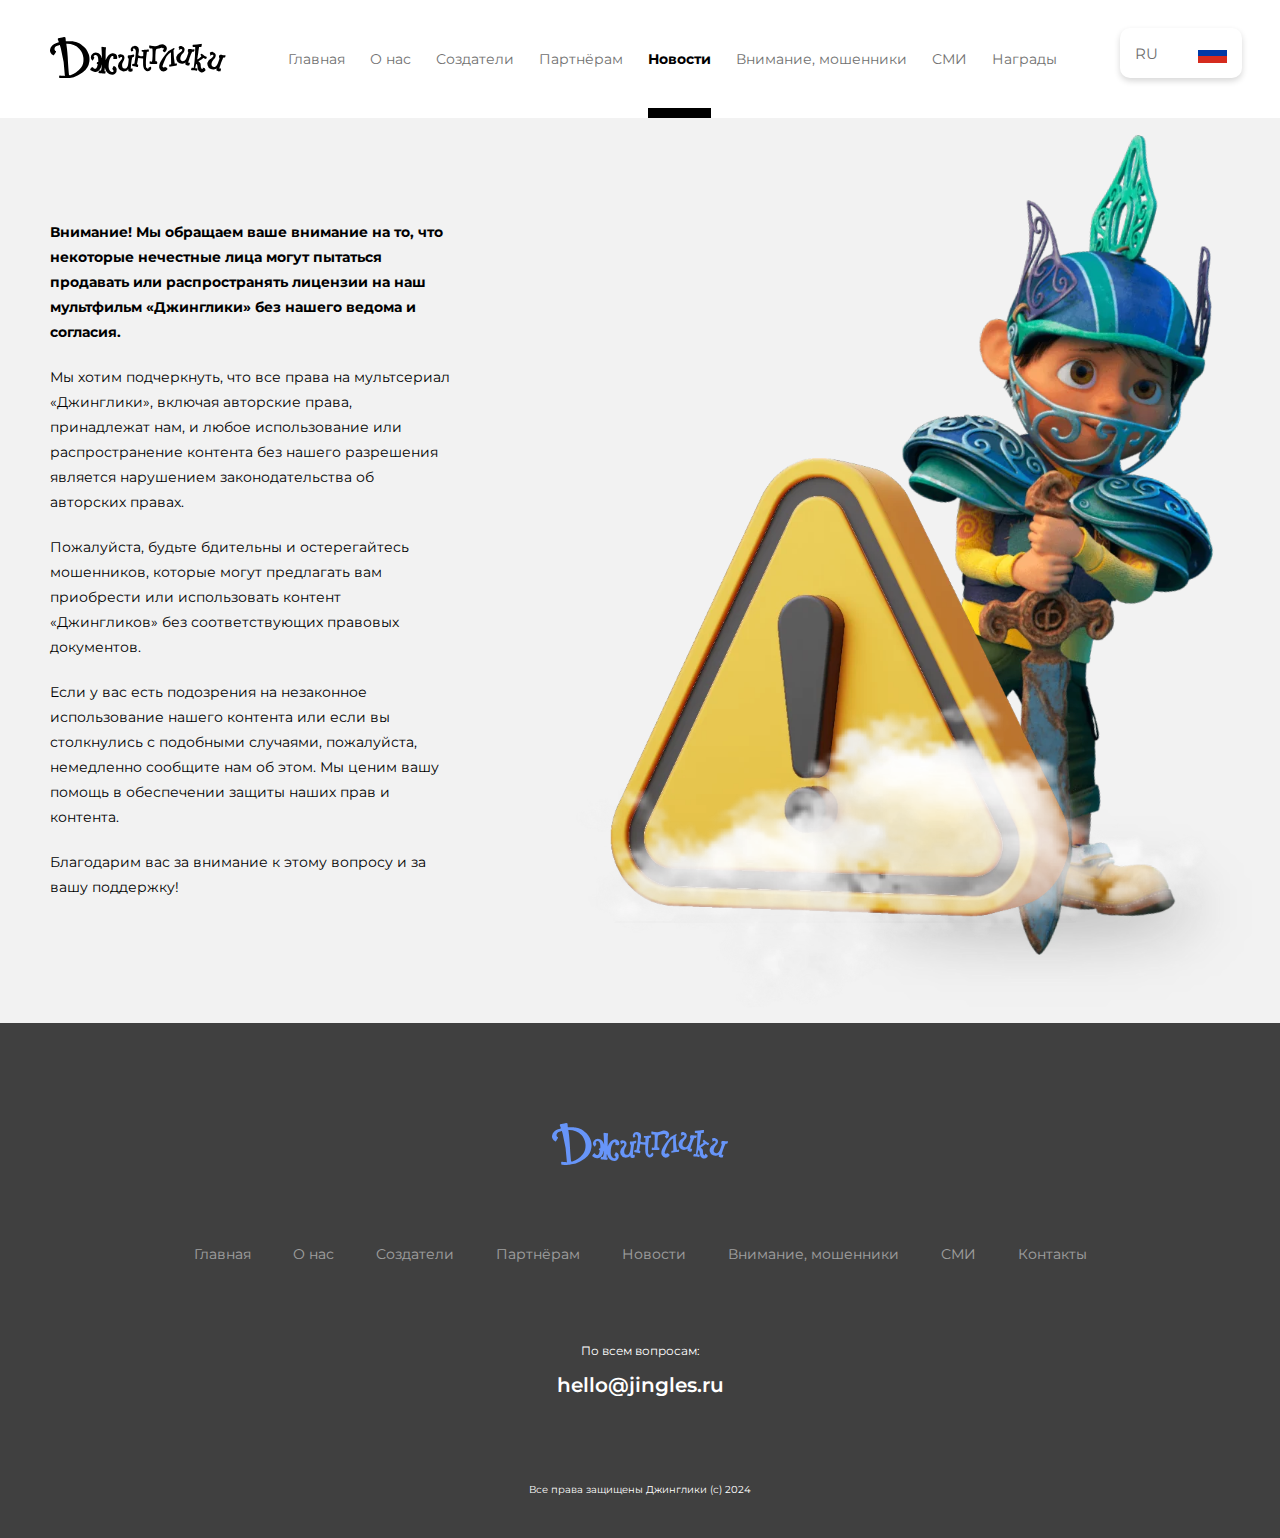
<file: warning.html>
<!DOCTYPE html>
<html lang="en">
  <head>
    <meta charset="UTF-8" />
    <meta name="viewport" content="width=device-width, initial-scale=1.0" />
    <meta http-equiv="X-UA-Compatible" content="ie=edge" />
    <title>Document</title>
    <meta name="author" content="Yuriy Zudikhin https://t.me/Zudihin"/>
    <link rel="stylesheet" href="css/slick.css">
    <link rel="stylesheet" href="css/style.css" />    
  </head>

  <body>

    <header class="header scam">
      <div class="container">
        <div class="header_block">
          <a class="header_block_logo" href="#">
            <svg xmlns="http://www.w3.org/2000/svg" xmlns:xlink="http://www.w3.org/1999/xlink" width="175.748" height="41.719" viewBox="0 0 175.748 41.719">
              <defs>
                <clipPath id="clip-path">
                  <rect id="Прямоугольник_15" data-name="Прямоугольник 15" width="175.748" height="41.719" fill="#6795f9"/>
                </clipPath>
              </defs>
              <g id="Сгруппировать_13" data-name="Сгруппировать 13" clip-path="url(#clip-path)">
                <path id="Контур_158" data-name="Контур 158" d="M365,29.646a3.231,3.231,0,0,1,1.285.431c.6.448.638,1.112-.745,1.662-.313.125.922,2.239,1.445,2.327.913.154,1.957-1.3,2.236-1.989a4.233,4.233,0,0,0-1.5-5.072,5.1,5.1,0,0,0-3.908-.791,7.876,7.876,0,0,0-2.766,1.013,6.338,6.338,0,0,1-3.473.8,19.1,19.1,0,0,1-3.923-.507c-.394-.1-.793-.178-1.194-.242s-.544.066-.538.47c.007.464.032.929.076,1.391.081.844.085.983,1.138,1.043.435.025.872.017,1.307.043.324.019.5.078.614.229a3.81,3.81,0,0,1,.175.851c.034.8.076,1.6.1,2.4a71.274,71.274,0,0,1-.249,7.664c-.019.158-.038.316-.058.474a3.386,3.386,0,0,1-.422,1.594c-.054,0-.106,0-.163,0a2.115,2.115,0,0,1-.657-.091,2.976,2.976,0,0,0-1.135-.244,1.323,1.323,0,0,0-.209.76q-.05.251-.086.5a1.1,1.1,0,0,0-.046.364c-.006.049-.013.1-.019.148-.048.417.05.566.454.649a5.7,5.7,0,0,0,1.076.148c1.115.01,2.23.01,3.345.008a14.022,14.022,0,0,0,1.644-.006c.263-.032.883-.063,1.054-.249a.4.4,0,0,0,.074-.256q.022-.436.044-.873a1.812,1.812,0,0,0-.017-.47.934.934,0,0,0-.9-.715,2.072,2.072,0,0,1-.517.017.658.658,0,0,1-.45-.568c-.05-.36.041-.748.02-1.117-.026-.45-.02-.9-.024-1.354a69.016,69.016,0,0,1,.294-6.9,4.263,4.263,0,0,1,.531-1.988,1.531,1.531,0,0,1,.361-.377,3.769,3.769,0,0,0,.714-.189,4.84,4.84,0,0,1,1.292-.354,10.455,10.455,0,0,0,1.457-.3c.847-.153.928-.5,2.265-.347" transform="translate(-252.739 -18.765)" fill="#6795f9" fill-rule="evenodd"/>
                <path id="Контур_159" data-name="Контур 159" d="M405.084,54.932a.371.371,0,0,0-.177-.284,2.389,2.389,0,0,0-.785.1c-.37.052-.745.14-1.12.224a.988.988,0,0,1-.083-.307c-.2-1.261-.415-2.521-.575-3.787-.163-1.3-.307-2.6-.389-3.9-.115-1.833-.162-3.67-.247-5.5a1.639,1.639,0,0,1,.029-.213c.194-.194.5-.265.653-.541a1,1,0,0,0,.189-.661,1.137,1.137,0,0,0,.027-.26.419.419,0,0,0-.58-.434,3.6,3.6,0,0,0-.448.166,19.588,19.588,0,0,0-7.34,5.387,44.711,44.711,0,0,0-5.512,8.13,11.266,11.266,0,0,0-1.33,3.664,5.487,5.487,0,0,0,.565,3.673,4.634,4.634,0,0,0,5.662,1.886,3.494,3.494,0,0,0,1.738-1.4c.013-.017.027-.032.039-.05a.388.388,0,0,0,.054-.114c.038-.07.076-.139.109-.214.392-.876-.977-1.6-1.561-1.935a4.818,4.818,0,0,0-.623-.342c-.332-.127-.224-.17-.505.075-.215.187-.23.391-.5.493a1.185,1.185,0,0,1-.8-.089,1.921,1.921,0,0,1-.791-.693.754.754,0,0,1-.112-.219.884.884,0,0,1,0-.368,7.074,7.074,0,0,1,.425-1.382c.7-1.907,1.413-3.806,2.269-5.649.33-.71.717-1.392,1.062-2.092a9.617,9.617,0,0,1,1.307-1.721,14.813,14.813,0,0,1,2.345-2.326c.189-.144.6-.546.864-.54.1,0,.178.064.214.223a2.615,2.615,0,0,1-.006.805.128.128,0,0,1-.029-.022c0,2.4-.04,4.909.109,7.27.02,1.105.048,2.21.063,3.316v.011c-.005.085-.011.161-.019.217-.388.235-.541.153-.918.275-.718.242-.961.04-.97.429-.08.069-.08.174-.05.39q.058.41.13.817c.089.5.3.623.8.457.234-.078.467-.161.7-.223a18.825,18.825,0,0,1,3.222-.492c.723-.059,1.448-.094,2.173-.14.343-.022.432-.083.515-.415.109-.437.209-.875.3-1.316.047-.237.037-.326-.1-.388" transform="translate(-278.151 -28.256)" fill="#6795f9" fill-rule="evenodd"/>
                <path id="Контур_160" data-name="Контур 160" d="M306.63,52.82a.645.645,0,0,0-.369-.51l-.005,0c-.2-.146-1.251.354-1.448.483a2.7,2.7,0,0,0-.645.585,1.242,1.242,0,0,0-.2.262c-.06.139-.1.286-.147.429-.03.093-.052.241-.135.3a.282.282,0,0,1-.116.045c-.764-.212-1.931-.843-2.024-2.017,0-.033,0-.067,0-.1s-.006-.09-.01-.136c0-.021,0-.041,0-.06a3.168,3.168,0,0,1,0-.557,7.208,7.208,0,0,0,0-1.122c-.033-.624-.066-1.248-.076-1.873-.021-1.329.048-2.659.16-3.982.082-.979.194-1.956.32-2.931a28.8,28.8,0,0,0,.393-3h0a4.759,4.759,0,0,1,.063-.777c.088-.421.122-.446.542-.472q.5-.031,1-.041a.337.337,0,0,0,.384-.326c.049-.491.1-.982.137-1.474a.565.565,0,0,0-.011-.137h0a.046.046,0,0,1,.005.019.155.155,0,0,0,0-.016l.009.007a.077.077,0,0,0-.013-.065.284.284,0,0,0-.159-.232.7.7,0,0,0-.367-.061c-.144.008-.284.043-.428.057l-.51.05-.885.087-.98.1-.793.078c-.106.01-.217.032-.324.032a6.433,6.433,0,0,0-.806.112,6.65,6.65,0,0,1-.956-.044,4.037,4.037,0,0,0-.4-.021,1.118,1.118,0,0,0-.382.09.2.2,0,0,0-.053.026.173.173,0,0,0-.034.037l0,0c-.079.053-.107.157-.106.335,0,.261.032.522.035.784a.385.385,0,0,0,.288.39,1.808,1.808,0,0,0,.468.07c.243.011.486,0,.773,0,.012.2.032.372.03.541-.017,1.133-.035,2.265-.06,3.4-.005.222,0,.383-.008.5a9.57,9.57,0,0,1-3.5-.125c-.134-.037-.268-.071-.4-.1-.2-.1-.385-.225-.571-.333a2.039,2.039,0,0,0-.193-.1,1.614,1.614,0,0,1-.262-.539c0-.021-.006-.041-.01-.062.036-.237.07-.475.091-.714.1-1.113.48-2.1.521-3.216a6.344,6.344,0,0,0-.6-3.393,4.4,4.4,0,0,0-4.075-1.617,3.735,3.735,0,0,0-3.436,2.8,3.484,3.484,0,0,0,.25,2.39c.311.511.589.517,1.086.238a3.087,3.087,0,0,0,1.246-1.1.229.229,0,0,0,.041-.144c-.39-.315-.694-.784-.35-1.249.622-.84,1.859.073,2.3.648a.84.84,0,0,1,.163.3,7.534,7.534,0,0,1,.312,1.568c0,.477-.017.954-.049,1.431s-.074.93-.117,1.393c-.1,1.113-.224,2.225-.377,3.332-.17,1.231-.352,2.46-.537,3.689a16.327,16.327,0,0,1-.274,1.738c-.062.235-.211.968-.44,1.043a.251.251,0,0,1-.127,0c-.239-.047-.464-.151-.7-.193a.726.726,0,0,0-.676.175.858.858,0,0,0-.112.177,2.648,2.648,0,0,0-.359,1.478c.093.329.481.318.775.369.884.155,1.771.3,2.642.517a11.855,11.855,0,0,1,1.36.414c.251.1.654.274.917.125.2-.112.271-.423.3-.7.034-.171.029-.389.048-.511a3.112,3.112,0,0,0,.071-1.041c-.029-.166-.714-.219-.851-.244l-.121-.023a2.368,2.368,0,0,1,.016-1.5,3.531,3.531,0,0,0,.15-.459,19.336,19.336,0,0,1,.428-2.377,15.461,15.461,0,0,1,.368-2.042,22.05,22.05,0,0,0,4.952.491c0,.217,0,.388,0,.559-.005,1.83-.041,3.66,0,5.489a12.464,12.464,0,0,0,.3,2.326,5.947,5.947,0,0,0,1.623,3.028,3.781,3.781,0,0,0,4.843.44,3.41,3.41,0,0,0,1.222-1.739,2.283,2.283,0,0,0-.027-1.485c0-.012,0-.024,0-.035" transform="translate(-205.561 -22.609)" fill="#6795f9" fill-rule="evenodd"/>
                <path id="Контур_161" data-name="Контур 161" d="M38.913,17.846a17.739,17.739,0,0,0-1.691-3.969,16.956,16.956,0,0,0-2.543-3.4,18.334,18.334,0,0,0-3.056-2.541,1.455,1.455,0,0,1,.165.106A20.47,20.47,0,0,0,27.4,5.57c-.3-.129-1.269-.481-1.579-.576a20.788,20.788,0,0,0-2.3-.593,4.592,4.592,0,0,0-.86-.052c-1.678-.129-4.586-.247-6.786-.175a.586.586,0,0,1-.063-.2,3.032,3.032,0,0,1-.058-.361c-.052-.685-.094-1.371-.154-2.056a4.656,4.656,0,0,0-.139-.848A.73.73,0,0,0,15.24.353a.064.064,0,0,0-.019-.025h-.005A.733.733,0,0,0,15.028.22,1.394,1.394,0,0,0,13.768.08h0c-.106.026-.208.056-.306.088l-.23.062a1.561,1.561,0,0,0-.155.057.724.724,0,0,1-.3.081,1.734,1.734,0,0,0-.232.006l.014,0c-.037,0-.092.009-.155.018h0a2.41,2.41,0,0,0-.57.15c-.166.031-.331.11-.486.151-.194.052-.4.074-.6.11q-.6.112-1.206.237a4.321,4.321,0,0,1-.714.033c-.063.02-.335.082-.4.1-.1.088-.2.181-.3.262a.955.955,0,0,0-.134.127.653.653,0,0,0-.191.359c0,.02,0,.041,0,.062a.877.877,0,0,0-.006.109c0,.044,0,.088.008.132,0,.012,0,.023,0,.034a2.725,2.725,0,0,0,.125.5c.049.149.108.294.171.438.014.033.024.068.038.1.121.276.23.538.334.8.1.281.2.566.32.838.022.061.044.12.066.182a.5.5,0,0,1,.064.153c-.125.039-.154.056-.276.094-.9.284-1.812.531-2.694.862A10.247,10.247,0,0,0,1.975,8.77,6.676,6.676,0,0,0,.011,12.994a5,5,0,0,0,.267,2.028A5.91,5.91,0,0,0,1.329,16.7a4.65,4.65,0,0,0,.4.437c.1.09.2.173.3.254a7.862,7.862,0,0,0,.954.628c.28.156.585.4.9.168a3.594,3.594,0,0,0,.567-.883c.146-.225.306-.442.444-.672a10.173,10.173,0,0,0,1.179-1.914c.2-.656-.607-.705-.948-1.044a2.142,2.142,0,0,1-.57-1.107,3.038,3.038,0,0,1,.611-2.445C6.2,8.834,8.033,8.575,9.5,7.973c.043-.017.088-.032.135-.046l.191.04a10.192,10.192,0,0,1,.306,1.071l.669,2.3a123.847,123.847,0,0,1,4.086,27.556q-.4-.006-.8-.023c-.47-.02-.952-.079-1.424-.058-.886-.093-1.772-.191-2.658-.289-.644-.072-.909.122-.888.768A11.553,11.553,0,0,0,9.332,41c.077.418.265.554.691.592a30.033,30.033,0,0,0,4.949.039c.785-.059,1.571-.116,2.353-.21.693-.083,1.384-.2,2.069-.329,1-.194,2-.42,3-.625a2.736,2.736,0,0,1,.428-.021l1.59-.495c.092-.181.282-.2.444-.267,1.077-.413,2.138-.864,3.176-1.369a27.261,27.261,0,0,0,4.8-2.966,17.738,17.738,0,0,0,4.58-5.128A15.487,15.487,0,0,0,39.377,24.4a15.948,15.948,0,0,0,.047-3.913,16.835,16.835,0,0,0-.511-2.642m-7.3-2.8a15.255,15.255,0,0,1,1.345,3.575,16.2,16.2,0,0,1,.028,8.033,11.94,11.94,0,0,1-2.05,4.154,22.078,22.078,0,0,1-5.051,4.781c-.814.567-1.739.968-2.548,1.532-.4.177-.82.346-1.264.5q-.259.088-.521.169-.3.095-.606.182c-.335.1-.667.194-1,.282-.41.038-.729.015-.808-.127-.39-.7-1.23-14.3-1.3-15.953-.039-.886-.088-1.771-.154-2.654q-.147-1.991-.323-3.98c-.1-1.093-.2-2.185-.329-3.275-.137-1.168-.3-2.333-.461-3.5-.077-.561-.172-1.119-.258-1.678-.008-.053-.006-.108-.012-.226.316-.005.6-.017.885-.013a18.945,18.945,0,0,1,6.5,1.233,15.458,15.458,0,0,1,5.748,3.873,13.654,13.654,0,0,1,2.182,3.085M9.664,7.919l-.014,0,.014,0m.053.008a.059.059,0,0,0-.024-.017L9.74,7.9a.062.062,0,0,0-.023.03m.067-.043.061-.018,0,.012Z" transform="translate(0 0)" fill="#6795f9" fill-rule="evenodd"/>
                <path id="Контур_162" data-name="Контур 162" d="M514.8,37.113c-.194-.112-.225-.194-.418-.265l-1.306-.888c-.112-.112-.653-.541-.765-.612a7.581,7.581,0,0,0-.775-.694c-.265-.224-.418-.53-.837-.5-.306.041-.541.469-.694.694-.183.183-.7.6-.408.777h0c.019.11.636.587.7.643.329.291.21.389.031.742a2.726,2.726,0,0,1-.868.826q-.507.407-1,.828-.371.315-.735.637c-.185.164-.4.453-.641.514a.684.684,0,0,1-.4-.015.483.483,0,0,1-.148-.087.444.444,0,0,1-.134-.242c.034-.38.177-.831.213-1.072.088-.6.167-1.194.28-1.786l.459-2.877c0-.306.123-.612.153-.959a.268.268,0,0,1-.049.012q.165-1.1.329-2.2c.127-.847.24-1.7.366-2.543.075-.5.1-.523.593-.55.45-.025.9-.046,1.348-.082.357-.029.513-.1.592-.338a.723.723,0,0,0,.061-.318c.026-.188.047-.377.068-.566a2.192,2.192,0,0,0,.061-.538q.046-.46.085-.919c.026-.32-.064-.394-.382-.352s-.657.118-.987.172a55.744,55.744,0,0,1-6.985.593,2.112,2.112,0,0,0-.431.043.481.481,0,0,0-.416.531c.008.421.047.841.07,1.261a.306.306,0,0,0,.147.264c0,.027.006.054.01.081.151.261,1.669.157,2.273.222a.886.886,0,0,1,.047.226,6.717,6.717,0,0,1,.039.783c-.009.9-.016,1.8-.045,2.7-.054,1.683-.107,3.367-.191,5.05-.059,1.173-.156,2.345-.258,3.515-.117,1.345-.233,2.69-.4,4.03-.185,1.519-.419,3.031-.634,4.546a.672.672,0,0,1-.035.066s-.007.006-.009.01l.015-.041a4.48,4.48,0,0,1-.959-.163c-.222-.044-.634-.163-.832-.024a.484.484,0,0,0-.108.107,1.239,1.239,0,0,0-.13.239c-.032.073-.062.147-.094.22a2.754,2.754,0,0,0-.413,1.141l-.175.342a.942.942,0,0,0,.8.364c.941.057,1.887.089,2.82.21.687.089,1.358.3,2.037.461.3.069.367.048.473-.219a10.359,10.359,0,0,0,.349-1.029.246.246,0,0,0-.01-.126,2.005,2.005,0,0,0,.1-.448c.018-.243-.1-.305-.332-.385a.54.54,0,0,0-.359-.032,1.475,1.475,0,0,0-.473-.214c-.089-.023-.178-.045-.269-.061a.813.813,0,0,0-.115-.063,1.175,1.175,0,0,0-.6-.033.285.285,0,0,1-.152-.038h0a44.568,44.568,0,0,1,1.114-4.443c.04-.064.273.3.279.307a2.919,2.919,0,0,1,.723,1.332,14.149,14.149,0,0,1,.224,1.719,12.323,12.323,0,0,0,.3,1.933,4.284,4.284,0,0,0,2.9,3.151,4.075,4.075,0,0,0,4.162-1.123,1.593,1.593,0,0,0,.283-2.164,4.318,4.318,0,0,0-.946-.813c-.075-.052-.131-.116-.221-.118s-.16.135-.247.07a.142.142,0,0,1-.043-.073c-.135-.393-.357-.351-.7-.272a.441.441,0,0,0-.3.158.355.355,0,0,0-.038.208c.01.169.066.333.076.5a.476.476,0,0,1-.186.445.532.532,0,0,1-.3.053c-.106-.005-.212,0-.317,0a2.264,2.264,0,0,1-.5-.517,4.045,4.045,0,0,1-.689-2.572,6.336,6.336,0,0,0-.072-1.249,4.561,4.561,0,0,0-.143-.818,2.522,2.522,0,0,0-.558-1.141,3.118,3.118,0,0,0-.935-.722c-.534-.264-.65-.525-.177-.933a16.513,16.513,0,0,1,1.659-1.107c.634-.426,1.271-.845,1.907-1.268.315-.21.651-.406.948-.639.458-.358.765.089,1.1.395a2,2,0,0,0,.392.306.674.674,0,0,0,.481.079.4.4,0,0,1,.127-.025c.282.02.4.26.594-.047a1.56,1.56,0,0,0,.083-.154.049.049,0,0,0,.019,0,5.123,5.123,0,0,0,.544-1.24.727.727,0,0,0,.037-.213c-.009-.458-.837-.36-1.139-.581m-12.784-9.781v.009a.091.091,0,0,1,0-.009m.012.039h0a1.489,1.489,0,0,0,.509.081,1.489,1.489,0,0,1-.509-.081m-1.653,22.29.041-.1c.035-.044.072-.086.108-.129l-.151.3a.379.379,0,0,1,0-.07" transform="translate(-359.141 -17.504)" fill="#6795f9" fill-rule="evenodd"/>
                <path id="Контур_163" data-name="Контур 163" d="M168.288,42.151a3.232,3.232,0,0,0-.982-.605,4.253,4.253,0,0,0-2.732-.311,6.362,6.362,0,0,0-3.592,2A14.555,14.555,0,0,0,158.24,47.7c-.073.177-.141.355-.21.534.006-.1.019-.2.018-.259-.005-.3,0-.609,0-.914.008-.589.028-1.178.028-1.767,0-2.305-.031-4.489.041-6.794.032-.7.231-1.812.236-2.645a1.73,1.73,0,0,0,.1-.424c.012-.119-.01-.265-.12-.313a2.464,2.464,0,0,0-.6-.048c-.163-.017-.325-.039-.488-.054a9.034,9.034,0,0,1-.9-.149c-.335-.065-.69-.039-1.029-.1a3.368,3.368,0,0,0-.925-.115.642.642,0,0,0-.527.5,1.479,1.479,0,0,0,.028.455c.021.809.085,1.614.157,2.418q.055.894.107,1.789c.008.568,0,1.137.03,1.7.06,1.332.236,2.657.221,3.989,0,.244,0,.489,0,.735l-.035-.087a5.177,5.177,0,0,0-.287-.814,5.308,5.308,0,0,0-.459-1.112,6.451,6.451,0,0,0-1.265-1.806c-.07,0-.128,0-.184,0,.023-.025-.017,0,.185,0a4.924,4.924,0,0,0-2.089-1.453,4.678,4.678,0,0,0-2.019-.53,4.9,4.9,0,0,0-3.958,1.956,4.277,4.277,0,0,0-1.031,2.935,3.719,3.719,0,0,0,1.266,2.73c.623.5.759.307,1.143-.311.309-.5,1.133-1.97,1.128-2-.033-.087-.046-.268-.08-.355-1.915-1.968,1.551-3.768,2.874-1.683a6.281,6.281,0,0,1,.892,2.2,14.683,14.683,0,0,1,.183,3.6c-.007.123-.034.245-.054.386-.146,0-.247,0-.347,0a.884.884,0,0,0-.994.779,3.239,3.239,0,0,0-.087.382c-.07.456.045.643.482.783.108.035.294.045.38.123.186.168.017.428-.029.618-.037.149-.069.3-.1.45-.08.369-.159.737-.256,1.1a4.583,4.583,0,0,1-1.007,2.1,1.842,1.842,0,0,1-2.2.205c-.059-.028-.116-.058-.174-.089q-.2-.183-.379-.383c-.212-.234-.342-.544-.53-.769a.452.452,0,0,0-.548-.134.532.532,0,0,0-.525.082,5.2,5.2,0,0,0-1.491,1.683c-.343.61-.283.846.285,1.246a9.434,9.434,0,0,0,4.192,1.718,4.483,4.483,0,0,0,4.023-1.32,10.069,10.069,0,0,0,1.183-1.5,12.33,12.33,0,0,0,1.694-4.172c.014-.064.011-.126.063-.172a.145.145,0,0,1,.152-.03.082.082,0,0,1,.037.056.3.3,0,0,0-.031.06,1.729,1.729,0,0,0-.063.437c-.01.149-.025.3-.036.448q-.075.495-.15.989c-.112.731-.229,1.461-.363,2.188a5.308,5.308,0,0,1-.481,1.345.7.7,0,0,1-.661.46c-.083-.017-.167-.038-.255-.06a.994.994,0,0,0-.3-.032l-.183-.035a.356.356,0,0,0-.448.249c-.144.413-.284.829-.423,1.244-.109.326-.453.847.069.928l1.273.2c.3.047.6.093.907.125.6.063,1.2.054,1.795.117q.645.069,1.292.124c.254.022.74.162.964-.019.453.052.467-.092.613-1.534,0-.265.153-.5.081-.683a.808.808,0,0,0-.358-.07l0-.011-.464-.033-.064-.12a.671.671,0,0,1-.082.1.262.262,0,0,1-.241-.194.536.536,0,0,1,.016-.1c.112-.347.153.194.194-.806a7.448,7.448,0,0,1,.153-1.836,3.048,3.048,0,0,0,.039-.457.393.393,0,0,0,.038-.027c.03.038.056.058.063.083.037.125.07.252.1.379a9.442,9.442,0,0,0,2.656,4.714,6.453,6.453,0,0,0,4.775,1.786,4.736,4.736,0,0,0,2.571-.918,4.9,4.9,0,0,0,1.653-4.448c-.041-.694-.112-.428-.112-.734a.26.26,0,0,0-.049-.149,4.176,4.176,0,0,0-.532-.963c-.153-.194-.571-.765-.765-.765l-.012,0a2.472,2.472,0,0,0-.774-.539c-.29-.2-.56-.326-.7-.24a.665.665,0,0,0-.227.3c-.2.393-.382.792-.572,1.187l-.289.6a4.242,4.242,0,0,0-.257.577q-.022.074-.04.149a.418.418,0,0,0,.109.432c.117.1.255.184.37.293a2.391,2.391,0,0,1,.584.864,2.272,2.272,0,0,1,.091.291,1.161,1.161,0,0,1-.026.737,1.237,1.237,0,0,1-1.313.616,2.523,2.523,0,0,1-.909-.342c-.274-.173-.544-.353-.828-.507l-.051-.029a2.274,2.274,0,0,1-.225-.214,2.744,2.744,0,0,1-.8-1.124,8.209,8.209,0,0,1-.567-1.877,10.905,10.905,0,0,1-.164-1.166c.007-.628.037-1.257.044-1.885a16.592,16.592,0,0,1,.516-3.833,11.343,11.343,0,0,1,1.6-3.74c.532-.774,1.417-1.846,2.35-.989a1.358,1.358,0,0,1,.407.582c.179.588-1.024,1.3-.151,1.734l.023.01a.625.625,0,0,0,.093.071.127.127,0,0,1-.044-.05,4.305,4.305,0,0,0,1.585.408,4.375,4.375,0,0,0,.867-.034,5.006,5.006,0,0,0,.541-.087,1.419,1.419,0,0,0,.433-.208.429.429,0,0,0,.238-.2.544.544,0,0,0,.019-.055c0,.018,0,.037,0,.055l.081-.347c.031-1.612-.122-2.8-1.346-3.907m.439,14.042c0-.006,0-.011,0-.017l.022.027-.024-.01m-.635-1.05-.046-.054-.067-.08a.732.732,0,0,1,.113.134M169.517,44.9l.007.021c0,.087,0,.159.005.195,0,.009,0,.018,0,.027,0-.081-.009-.162-.013-.243" transform="translate(-102.412 -24.878)" fill="#6795f9" fill-rule="evenodd"/>
                <path id="Контур_164" data-name="Контур 164" d="M256,75.428c-.634-.422-1.022.066-1.785.064.008-.841.054-1.712.13-2.555l.24-2.473a.5.5,0,0,0-.043.06l.006-.055c.109-.552.16-1.127.266-1.685.057-.553.18-1.176.228-1.718l.308-1.654c.012-.194.046-.39.076-.585.047-.138.095-.276.147-.411a3.682,3.682,0,0,1,.17-.4.329.329,0,0,1,.242-.165,3,3,0,0,1,.709-.063.881.881,0,0,0,.547-.329,1.3,1.3,0,0,0,.289-.648,3.85,3.85,0,0,0,.036-.717c0-.2.044-.542-.078-.712a.405.405,0,0,0-.295-.136,3.732,3.732,0,0,0-1.336.278,6.538,6.538,0,0,1-1.074.191c-.9.09-1.8.158-2.684.333a1.934,1.934,0,0,0-.5.152.711.711,0,0,0-.421.589c-.014.224-.008.449,0,.673.008.242.022.483.047.724a.974.974,0,0,0,.076.4,1.02,1.02,0,0,0,.216.2,1.679,1.679,0,0,1,.561,1.092,2.909,2.909,0,0,1,.006.642,3.653,3.653,0,0,0-.065.572,6.363,6.363,0,0,1-.1,1.12c-.1.856-.175,1.715-.316,2.565-.061.365-.133.728-.222,1.087a5.852,5.852,0,0,1-1.219,2.54,1.547,1.547,0,0,0-.272.236l-.054.063a2.948,2.948,0,0,1-3.032.286,2.688,2.688,0,0,1-1.225-1.963,6.74,6.74,0,0,1,.112-2.72,9.1,9.1,0,0,1,.446-1.155,13.619,13.619,0,0,1,.994-1.994,4.773,4.773,0,0,0,.643-1.964,3.355,3.355,0,0,0-.021-.97l0,0c.028.008.038.041.042.069.017.1.04.654.07.824a3.507,3.507,0,0,0-.083-1.342,3.67,3.67,0,0,0-.179-.676,2.306,2.306,0,0,0-.547-.828,2.159,2.159,0,0,0-.176-.247,2.831,2.831,0,0,0-1.942-.871c-.044-.007-.087-.016-.131-.021s-.093-.008-.14-.012c-.053-.03-.106-.06-.159-.092a1.06,1.06,0,0,0-.738-.145,4.405,4.405,0,0,0-1.171.3,3.477,3.477,0,0,0-.893.557,1,1,0,0,0-.118,1.186,1.11,1.11,0,0,1,.178.354c.01.058.011.13.063.158a.154.154,0,0,0,.072.013l.551.009c-.034.147-.2.218-.3.329a.611.611,0,0,0-.107.552c.046.186.192.586.417.611a.4.4,0,0,0,.258-.088c.62-.418.9-1.141,1.731-1.174.474-.019.93.016,1.078.539a2.026,2.026,0,0,1-.193,1.346c-.059.1-.118.191-.167.291a1.393,1.393,0,0,0-.077.182c-.032.054-.063.108-.1.161-.228.253-.582.818-.8,1.045a14.015,14.015,0,0,0-.968,1.09c-.29.386-.606.77-.861,1.185-.1.151-.191.3-.277.464a5.537,5.537,0,0,0,3.968,8.062,6.07,6.07,0,0,0,3.082-.325,11.886,11.886,0,0,0,1.581-.848c.341-.195.623-.727.96-.821.068.633-.216,1.485.342,1.975.261.229.5.082.794.124.327.047.651.242,1,.31a1.84,1.84,0,0,0,.28.04,1.341,1.341,0,0,0,.76-.24,2.824,2.824,0,0,1,.823-.247c.321-.083.35-.126.339-.45a6.834,6.834,0,0,0-.045-.765A6.328,6.328,0,0,0,256,75.428m-1.891.653c-.006,0-.012,0-.018,0s.012,0,.018,0m-.04-.121h0c.009-.011.034,0,.055-.077-.021.074-.046.066-.055.077m1.079-.475a2.483,2.483,0,0,0-1,.154,1.442,1.442,0,0,1-.02.2,1.41,1.41,0,0,0,.02-.2,2.485,2.485,0,0,1,1-.154" transform="translate(-173.401 -43.711)" fill="#6795f9" fill-rule="evenodd"/>
                <path id="Контур_165" data-name="Контур 165" d="M463.5,38.435c.077-.124.155-.248.237-.367a3.7,3.7,0,0,1,.257-.353.328.328,0,0,1,.273-.106,3.025,3.025,0,0,1,.705.1.88.88,0,0,0,.607-.2,1.3,1.3,0,0,0,.429-.565,3.869,3.869,0,0,0,.2-.69c.042-.192.166-.517.086-.711a.4.4,0,0,0-.256-.2,3.726,3.726,0,0,0-1.364-.033,6.522,6.522,0,0,1-1.089-.058c-.895-.116-1.788-.255-2.69-.285a1.933,1.933,0,0,0-.521.034.711.711,0,0,0-.544.479c-.065.214-.11.435-.153.655-.046.237-.088.476-.118.716a.977.977,0,0,0-.018.411,1.02,1.02,0,0,0,.166.242,1.678,1.678,0,0,1,.3,1.191,2.877,2.877,0,0,1-.139.626,3.718,3.718,0,0,0-.193.543,6.332,6.332,0,0,1-.349,1.069c-.288.812-.559,1.631-.89,2.427-.142.342-.294.679-.463,1.008a5.852,5.852,0,0,1-1.763,2.2,1.535,1.535,0,0,0-.318.168l-.051.037a2.942,2.942,0,0,1-3.034-.4,2.688,2.688,0,0,1-.748-2.19,6.74,6.74,0,0,1,.727-2.624,9.118,9.118,0,0,1,.7-1.023,13.644,13.644,0,0,1,1.421-1.717,4.776,4.776,0,0,0,1.073-1.767,3.354,3.354,0,0,0,.2-.949l0,0c.025.014.027.048.026.076-.006.1-.109.646-.119.818a3.5,3.5,0,0,0,.224-1.325,3.683,3.683,0,0,0-.021-.7,2.309,2.309,0,0,0-.344-.931,2.186,2.186,0,0,0-.115-.28,2.829,2.829,0,0,0-1.694-1.289c-.041-.017-.081-.035-.123-.051s-.089-.029-.134-.044q-.068-.061-.134-.126a1.059,1.059,0,0,0-.687-.309,4.4,4.4,0,0,0-1.208.024,3.469,3.469,0,0,0-1,.34,1,1,0,0,0-.384,1.128,1.109,1.109,0,0,1,.093.385c0,.059-.018.129.026.168a.153.153,0,0,0,.067.029l.534.134c-.066.135-.241.167-.365.253a.61.61,0,0,0-.23.514c0,.192.054.615.268.69a.4.4,0,0,0,.271-.027c.7-.266,1.137-.907,1.952-.751.466.089.9.227.928.77a2.027,2.027,0,0,1-.494,1.267c-.079.079-.158.159-.229.245a1.383,1.383,0,0,0-.116.16c-.043.046-.086.091-.13.136-.279.194-.752.664-1.017.836a14.015,14.015,0,0,0-1.19.842c-.37.31-.765.612-1.107.959-.129.125-.255.253-.375.389a5.537,5.537,0,0,0,2.035,8.752,6.067,6.067,0,0,0,3.076.383A11.852,11.852,0,0,0,456.2,49.1c.376-.112.771-.566,1.121-.582-.078.632-.547,1.4-.115,2,.2.282.466.192.745.3.307.119.579.384.9.529a1.821,1.821,0,0,0,.263.1,1.34,1.34,0,0,0,.794-.062,2.839,2.839,0,0,1,.858-.054c.332-.008.37-.043.433-.362a6.8,6.8,0,0,0,.129-.755,6.316,6.316,0,0,0,.332-1.334c-.521-.554-1.01-.168-1.753-.342.2-.817.441-1.655.707-2.459l.795-2.354a.485.485,0,0,0-.056.049l.018-.052c.232-.512.411-1.062.642-1.581.181-.525.442-1.1.612-1.622l.675-1.541c.056-.187.133-.369.206-.552M460.8,48.8a.815.815,0,0,1-.4.3.815.815,0,0,0,.4-.3m-1.134.3s-.012,0-.016-.008c0-.028,0-.049,0-.065,0,.016,0,.037,0,.065C459.657,49.092,459.664,49.093,459.668,49.1Zm0-.131a.058.058,0,0,0,.031-.017.058.058,0,0,1-.031.017m.391-.3c.088,0,.181,0,.272,0-.091,0-.184,0-.272,0s-.172.008-.247.013a.856.856,0,0,1-.1.256.856.856,0,0,0,.1-.256c.075-.005.159-.01.247-.013" transform="translate(-321.737 -22.921)" fill="#6795f9" fill-rule="evenodd"/>
                <path id="Контур_166" data-name="Контур 166" d="M576.864,56.207a.407.407,0,0,0-.256-.2,3.732,3.732,0,0,0-1.364-.032,6.552,6.552,0,0,1-1.089-.058c-.895-.116-1.788-.255-2.69-.285a1.944,1.944,0,0,0-.521.034.712.712,0,0,0-.545.479c-.064.214-.11.435-.153.655-.047.237-.088.476-.118.716a.976.976,0,0,0-.018.411,1.02,1.02,0,0,0,.166.242,1.679,1.679,0,0,1,.3,1.19,2.9,2.9,0,0,1-.139.627,3.683,3.683,0,0,0-.193.543,6.344,6.344,0,0,1-.349,1.069c-.288.812-.559,1.63-.889,2.426-.142.342-.294.68-.463,1.009a5.847,5.847,0,0,1-1.763,2.2,1.561,1.561,0,0,0-.318.168l-.051.037a2.943,2.943,0,0,1-3.034-.4,2.687,2.687,0,0,1-.747-2.19,6.731,6.731,0,0,1,.727-2.623,9.06,9.06,0,0,1,.7-1.023,13.624,13.624,0,0,1,1.421-1.717,4.771,4.771,0,0,0,1.072-1.767,3.36,3.36,0,0,0,.2-.949l0,0c.025.013.027.048.026.076-.006.1-.11.646-.119.819a3.5,3.5,0,0,0,.224-1.326,3.671,3.671,0,0,0-.021-.7,2.3,2.3,0,0,0-.344-.93,2.155,2.155,0,0,0-.115-.28,2.83,2.83,0,0,0-1.694-1.289c-.041-.017-.081-.035-.123-.051s-.089-.029-.134-.044q-.067-.061-.134-.126a1.059,1.059,0,0,0-.686-.309,4.41,4.41,0,0,0-1.208.025,3.462,3.462,0,0,0-1,.34,1,1,0,0,0-.384,1.128,1.109,1.109,0,0,1,.093.385c0,.059-.018.129.026.169a.155.155,0,0,0,.067.028l.534.134c-.066.135-.241.167-.365.253a.61.61,0,0,0-.23.514c0,.192.054.615.268.69a.4.4,0,0,0,.271-.027c.7-.266,1.137-.907,1.952-.751.466.089.9.227.928.77a2.028,2.028,0,0,1-.494,1.267c-.079.08-.158.159-.229.245a1.389,1.389,0,0,0-.116.16c-.043.046-.086.092-.13.136-.279.194-.753.664-1.017.836a14.086,14.086,0,0,0-1.191.843c-.37.311-.765.613-1.107.959-.129.125-.255.253-.376.389a5.538,5.538,0,0,0,2.035,8.752,6.069,6.069,0,0,0,3.075.382,11.808,11.808,0,0,0,1.732-.467c.376-.112.772-.566,1.121-.581-.078.632-.547,1.4-.115,2,.2.283.466.193.745.3.308.119.579.383.9.529a1.844,1.844,0,0,0,.263.1,1.344,1.344,0,0,0,.794-.062,2.829,2.829,0,0,1,.858-.054c.332-.007.369-.043.433-.362a6.871,6.871,0,0,0,.129-.755,6.343,6.343,0,0,0,.332-1.334c-.521-.555-1.01-.168-1.753-.342.2-.817.442-1.655.707-2.46l.795-2.354a.524.524,0,0,0-.056.049l.019-.052c.232-.513.411-1.062.642-1.581.182-.526.442-1.1.612-1.622l.675-1.541c.056-.187.134-.369.207-.553.077-.124.155-.248.237-.367a3.647,3.647,0,0,1,.257-.354.328.328,0,0,1,.273-.106,3,3,0,0,1,.7.1.882.882,0,0,0,.607-.2,1.3,1.3,0,0,0,.429-.566,3.86,3.86,0,0,0,.2-.69c.042-.192.166-.517.086-.711m-5.888,13.549h0a.965.965,0,0,0,.347-.224.965.965,0,0,1-.347.224m-.739,0c-.005,0-.012,0-.016-.008s0-.031,0-.044c0,.012,0,.026,0,.044S570.232,69.754,570.237,69.758Zm.662-.433a1.411,1.411,0,0,1,.5.094,1.411,1.411,0,0,0-.5-.094,4.689,4.689,0,0,0-.519.013c-.067.243-.111.278-.136.287a.084.084,0,0,0-.019.007.079.079,0,0,1,.019-.007c.025-.008.069-.044.136-.287a4.761,4.761,0,0,1,.519-.013" transform="translate(-401.142 -37.759)" fill="#6795f9" fill-rule="evenodd"/>
              </g>
            </svg>
          </a>
          <ul>
            <li>
              <a href="#">Главная</a>
            </li>
            <li>
              <a href="#">О нас</a>
            </li>
            <li>
              <a href="#">Создатели</a>
            </li>
            <li>
              <a href="#">Партнёрам</a>
            </li>
            <li class="current_page_item">
              <a href="#">Новости</a>
            </li>
            <li>
              <a href="#">Внимание, мошенники</a>
            </li>
            <li>
              <a href="#">СМИ</a>
            </li>
            <li>
              <a href="#">Награды</a>
            </li>
          </ul>
          <div class="header_block_switcher">
            <div class="header_block_switcher_wrap">
              <div class="header_block_switcher_wrap_lang">
                <span>ru</span>
                <img src="img/header/ru.svg">
              </div>
              <div class="header_block_switcher_wrap_list">
                <a href="#" class="header_block_switcher_wrap_list_item">
                  <span>en</span>
                  <img src="img/header/ru.svg">
                </a>
                <a href="#" class="header_block_switcher_wrap_list_item">
                  <span>kz</span>
                  <img src="img/header/ru.svg">
                </a>
              </div>
            </div>
          </div>
          
          <div class="header_block_burger">
            <span></span>
            <span></span>
            <span></span>
          </div>
        </div>
      </div>
      <div class="header_drop">
        <div class="container">
          <div class="header_drop_block">
            <div class="header_drop_block_switcher">
              <div class="header_drop_block_switcher_lang">
                <span>ru</span>
                <img src="img/header/ru.svg">
              </div>
              <div class="header_drop_block_switcher_list">
                <a href="#" class="header_drop_block_switcher_list_item">
                  <span>en</span>
                  <img src="img/header/ru.svg">
                </a>
                <a href="#" class="header_drop_block_switcher_list_item">
                  <span>kz</span>
                  <img src="img/header/ru.svg">
                </a>
              </div>
            </div>
            <ul>
              <li>
                <a href="#">Главная</a>
              </li>
              <li>
                <a href="#">О нас</a>
              </li>
              <li>
                <a href="#">Создатели</a>
              </li>
              <li>
                <a href="#">Партнёрам</a>
              </li>
              <li>
                <a href="#">Новости</a>
              </li>
              <li>
                <a href="#">Внимание, мошенники</a>
              </li>
              <li>
                <a href="#">СМИ</a>
              </li>
            </ul>
            <div class="header_drop_block_question">
              <span>По всем вопросам:</span>
              <a href="mailto:hello@jingles.ru">hello@jingles.ru</a>
            </div>
            <p>Все права защищены Джинглики (с) 2024</p>
          </div>
        </div>
      </div>
    </header>

    <section class="warning">
      <div class="container">
        <div class="warning_block">
          <div class="warning_block_left">
            <p class="bold">Внимание! Мы обращаем ваше внимание на то, что некоторые нечестные лица могут пытаться продавать или распространять лицензии на наш мультфильм «Джинглики» без нашего ведома и согласия.</p>
            <p>Мы хотим подчеркнуть, что все права на мультсериал «Джинглики», включая авторские права, принадлежат нам, и любое использование или распространение контента без нашего разрешения является нарушением законодательства об авторских правах.</p>
            <p>Пожалуйста, будьте бдительны и остерегайтесь мошенников, которые могут предлагать вам приобрести или использовать контент «Джингликов» без соответствующих правовых документов.</p>
            <p>Если у вас есть подозрения на незаконное использование нашего контента или если вы столкнулись с подобными случаями, пожалуйста, немедленно сообщите нам об этом. Мы ценим вашу помощь в обеспечении защиты наших прав и контента.</p>
            <p>Благодарим вас за внимание к этому вопросу и за вашу поддержку!</p>
          </div>
          <div class="warning_block_right">
            <img class="warning_block_right_one js-mousemove" data-layer="-1" src="img/warning/1.webp" alt="">
            <img class="warning_block_right_two js-mousemove" data-layer="10" src="img/warning/cloud.webp" alt="">
            <img class="warning_block_right_three js-mousemove" data-layer="1" src="img/warning/znak.webp" alt="">
          </div>
        </div>
      </div>
    </section>

    <footer class="footer">
      <div class="container">
        <div class="footer_block">
          <img class="footer_block_logo" src="img/header/logo.svg" alt="">
          <ul>
            <li class="current_page_item">
              <a href="#">Главная</a>
            </li>
            <li>
              <a href="#">О нас</a>
            </li>
            <li>
              <a href="#">Создатели</a>
            </li>
            <li>
              <a href="#">Партнёрам</a>
            </li>
            <li>
              <a href="#">Новости</a>
            </li>
            <li>
              <a href="#">Внимание, мошенники</a>
            </li>
            <li>
              <a href="#">СМИ</a>
            </li>
            <li>
              <a href="#">Контакты</a>
            </li>
          </ul>
          <div class="footer_block_question">
            <span>По всем вопросам:</span>
            <a href="mailto:hello@jingles.ru">hello@jingles.ru</a>
          </div>
          <p>Все права защищены Джинглики (с) 2024</p>
        </div>
      </div>
    </footer>

    <script src="js/jquery-3.6.0.min.js"></script>
    <script src="js/slick.js"></script>
    <script src="js/main.js"></script>

  </body>
</html>
</file>
<file: css/style.css>
@import url("https://fonts.googleapis.com/css2?family=Montserrat:ital,wght@0,100..900;1,100..900&display=swap");
html, body, div, span, applet, object, iframe,
h1, h2, h3, h4, h5, h6, p, blockquote, pre,
a, abbr, acronym, address, big, cite, code,
del, dfn, em, img, ins, kbd, q, s, samp,
small, strike, strong, sub, sup, tt, var,
b, u, i, center,
dl, dt, dd, ol, ul, li,
fieldset, form, label, legend,
table, caption, tbody, tfoot, thead, tr, th, td,
article, aside, canvas, details, embed,
figure, figcaption, footer, header, hgroup,
menu, nav, output, ruby, section, summary,
time, mark, audio, video {
  margin: 0;
  padding: 0;
  border: 0;
  font-size: 100%;
  font: inherit;
  vertical-align: baseline;
}

/* HTML5 display-role reset for older browsers */
article, aside, details, figcaption, figure,
footer, header, hgroup, menu, nav, section {
  display: block;
}

body {
  line-height: 1;
  overflow-x: hidden;
  position: relative;
  font-family: "Montserrat", sans-serif;
  max-width: 100vw;
  background: #F2F2F2;
}

body.scroll {
  overflow-y: hidden;
}

ul {
  list-style: none;
}

blockquote, q {
  quotes: none;
}

blockquote:before, blockquote:after,
q:before, q:after {
  content: "";
  content: none;
}

table {
  border-collapse: collapse;
  border-spacing: 0;
}

button {
  border: none;
  cursor: pointer;
}

input[type=number]::-webkit-inner-spin-button {
  -webkit-appearance: none;
}

input[type=number] {
  border: none;
  -moz-appearance: textfield;
}

input[type=number]:focus {
  outline: none;
}

input[type=tel] {
  border: none;
  background-image: none;
  background-color: transparent;
  -webkit-box-shadow: none;
  box-shadow: none;
}

input[type=text] {
  border: none;
  background-image: none;
  background-color: transparent;
  -webkit-box-shadow: none;
  box-shadow: none;
}

input[type=tel]:focus {
  outline: none;
}

input[type=text]:focus {
  outline: none;
}

textarea:focus {
  outline: none;
}

textarea {
  border: none;
  overflow: auto;
  outline: none;
  -webkit-box-shadow: none;
  box-shadow: none;
  resize: none;
}

select {
  outline: none;
}

button {
  background-color: transparent;
  border: none;
  outline: none;
  padding: 0px;
}

button:focus {
  border: none;
  outline: none;
}

a {
  text-decoration: none;
}

a:hover {
  text-decoration: none;
}

div {
  -webkit-tap-highlight-color: transparent;
}

input {
  border: none;
}

input:focus {
  outline: none;
}

.container {
  -webkit-box-sizing: border-box;
  box-sizing: border-box;
  padding: 0px 30px;
  width: 100%;
  margin: 0 auto;
  position: relative;
}

@media (min-width: 768px) {
  .container {
    padding: 0px 40px;
  }
}
@media (min-width: 1024px) {
  .container {
    padding: 0px 50px;
  }
}
@media (min-width: 1360px) {
  .container {
    padding: 0px 80px;
  }
}
@media (min-width: 1500px) {
  .container {
    padding: 0px 100px;
  }
}
@media (min-width: 1920px) {
  .container {
    padding: 0px 140px;
  }
}
.btn {
  height: 50px;
  -webkit-box-sizing: border-box;
          box-sizing: border-box;
  font-weight: 700;
  line-height: 50px;
  font-size: 16px;
  color: #000;
  border: 2px solid #000;
  -webkit-transition: all 0.3s linear;
  transition: all 0.3s linear;
  border-radius: 10px;
  text-align: center;
  opacity: 0.4;
  padding: 0px 32px;
}
.btn:hover {
  background: #6795F9;
  border-color: #6795F9;
  color: #fff;
  opacity: 1;
  -webkit-transition: all 0.3s linear;
  transition: all 0.3s linear;
}

.btn.mob {
  display: block;
}
@media (min-width: 768px) {
  .btn.mob {
    display: none;
  }
}

.title_h2 {
  font-size: 40px;
  color: #000000;
  line-height: 50px;
  font-weight: 700;
}

.header {
  position: fixed;
  left: 0px;
  top: 0px;
  width: 100%;
  background-color: #fff;
  height: 100px;
  display: -webkit-box;
  display: -ms-flexbox;
  display: flex;
  -webkit-box-align: center;
      -ms-flex-align: center;
          align-items: center;
  -webkit-transition: all 0.3s linear;
  transition: all 0.3s linear;
  z-index: 6;
}
.header_block {
  position: relative;
}
.header_block_logo {
  position: absolute;
  left: 50%;
  top: 50%;
  -webkit-transform: translate(-50%, -50%);
          transform: translate(-50%, -50%);
}
.header_block_logo svg path {
  -webkit-transition: all 0.3s linear;
  transition: all 0.3s linear;
}
.header_block ul {
  display: none;
}
.header_block_switcher {
  display: none;
}
.header_block_burger {
  margin-left: auto;
  position: relative;
  width: 33px;
  height: 19px;
  cursor: pointer;
}
.header_block_burger span {
  width: 100%;
  position: absolute;
  height: 2px;
  background: #282D32;
  left: 0px;
  -webkit-transition: 0.25s ease-in-out;
  transition: 0.25s ease-in-out;
  background-color: #6795F9;
}
.header_block_burger span:first-child {
  top: 0px;
}
.header_block_burger span:nth-child(2) {
  top: 8px;
}
.header_block_burger span:last-child {
  top: 16px;
}
.header_drop {
  position: absolute;
  width: 100%;
  top: 100px;
  height: calc(100vh - 100px);
  background-color: #6795F9;
  display: none;
}
.header_drop_block {
  display: -webkit-box;
  display: -ms-flexbox;
  display: flex;
  -webkit-box-orient: vertical;
  -webkit-box-direction: normal;
      -ms-flex-direction: column;
          flex-direction: column;
  -webkit-box-align: center;
      -ms-flex-align: center;
          align-items: center;
  -webkit-box-sizing: border-box;
          box-sizing: border-box;
  padding-top: 100px;
}
.header_drop_block_switcher {
  position: absolute;
  left: 50%;
  top: 20px;
  -webkit-transform: translateX(-50%);
          transform: translateX(-50%);
  width: 110px;
  -webkit-box-sizing: border-box;
          box-sizing: border-box;
  background: rgba(255, 255, 255, 0.2);
  border-radius: 10px;
  -webkit-transition: all 0.3s linear;
  transition: all 0.3s linear;
}
.header_drop_block_switcher_lang {
  position: relative;
  width: 100%;
  display: -webkit-box;
  display: -ms-flexbox;
  display: flex;
  -webkit-box-align: center;
      -ms-flex-align: center;
          align-items: center;
  -webkit-box-sizing: border-box;
          box-sizing: border-box;
  -webkit-box-pack: justify;
      -ms-flex-pack: justify;
          justify-content: space-between;
  cursor: pointer;
  z-index: 2;
  padding: 15px;
}
.header_drop_block_switcher_lang span {
  font-size: 15px;
  color: #fff;
  line-height: 19px;
  text-transform: uppercase;
  -webkit-transition: all 0.3s linear;
  transition: all 0.3s linear;
}
.header_drop_block_switcher_list {
  -webkit-box-sizing: border-box;
          box-sizing: border-box;
  padding: 0px 15px 15px 15px;
  width: 100%;
  display: none;
  z-index: 1;
}
.header_drop_block_switcher_list_item {
  display: -webkit-box;
  display: -ms-flexbox;
  display: flex;
  -webkit-box-align: center;
      -ms-flex-align: center;
          align-items: center;
  -webkit-box-pack: justify;
      -ms-flex-pack: justify;
          justify-content: space-between;
  margin-top: 20px;
  cursor: pointer;
  opacity: 0.5;
}
.header_drop_block_switcher_list_item span {
  font-size: 15px;
  color: #707070;
  line-height: 19px;
  text-transform: uppercase;
  -webkit-transition: all 0.3s linear;
  transition: all 0.3s linear;
}
.header_drop_block_switcher_list_item:first-child {
  margin-top: 5px;
}
.header_drop_block_switcher.active {
  background: #fff;
  -webkit-transition: all 0.3s linear;
  transition: all 0.3s linear;
}
.header_drop_block_switcher.active .header_drop_block_switcher_lang span {
  color: #707070;
  -webkit-transition: all 0.3s linear;
  transition: all 0.3s linear;
}
.header_drop_block ul li {
  display: -webkit-box;
  display: -ms-flexbox;
  display: flex;
  -webkit-box-align: center;
      -ms-flex-align: center;
          align-items: center;
  -webkit-box-pack: center;
      -ms-flex-pack: center;
          justify-content: center;
  margin-top: 20px;
}
.header_drop_block ul li a {
  font-size: 15px;
  line-height: 19px;
  color: #fff;
}
.header_drop_block_question {
  display: -webkit-box;
  display: -ms-flexbox;
  display: flex;
  -webkit-box-orient: vertical;
  -webkit-box-direction: normal;
      -ms-flex-direction: column;
          flex-direction: column;
  -webkit-box-align: center;
      -ms-flex-align: center;
          align-items: center;
  margin-top: 50px;
}
.header_drop_block_question span {
  font-size: 12px;
  line-height: 15px;
  color: #fff;
}
.header_drop_block_question a {
  font-size: 20px;
  line-height: 24px;
  color: #fff;
  font-weight: 600;
  margin-top: 15px;
}
.header_drop_block p {
  font-size: 10px;
  line-height: 13px;
  color: #fff;
  margin-top: 50px;
}
.header.scam .header_block_logo svg path {
  fill: #000000;
}
.header.scam .header_block_burger span {
  background-color: #000;
}
.header.scam .header_block ul li::after {
  background-color: #000000;
}
.header.show {
  background-color: #6795F9;
  -webkit-transition: all 0.3s linear;
  transition: all 0.3s linear;
}
.header.show .header_block_logo svg path {
  fill: #fff;
  -webkit-transition: all 0.3s linear;
  transition: all 0.3s linear;
}
.header.show .header_block_burger span {
  background: #fff;
  -webkit-transition: all 0.3s linear;
  transition: all 0.3s linear;
}
.header.show .header_block_burger span:first-child {
  -webkit-transform: rotate(45deg);
  transform: rotate(45deg);
  top: 8px;
}
.header.show .header_block_burger span:nth-child(2) {
  width: 0%;
  opacity: 0;
}
.header.show .header_block_burger span:last-child {
  top: 8px;
  -webkit-transform: rotate(-45deg);
  transform: rotate(-45deg);
}
@media (min-width: 1200px) {
  .header {
    height: auto;
  }
  .header_block {
    display: -webkit-box;
    display: -ms-flexbox;
    display: flex;
    -webkit-box-align: center;
        -ms-flex-align: center;
            align-items: center;
    -webkit-box-pack: justify;
        -ms-flex-pack: justify;
            justify-content: space-between;
  }
  .header_block_logo {
    position: relative;
    -webkit-transform: translate(0px, 0px);
            transform: translate(0px, 0px);
    left: 0px;
    top: 0px;
  }
  .header_block ul {
    display: -webkit-box;
    display: -ms-flexbox;
    display: flex;
    -webkit-box-align: center;
        -ms-flex-align: center;
            align-items: center;
  }
  .header_block ul li {
    margin-right: 25px;
    -webkit-box-sizing: border-box;
            box-sizing: border-box;
    padding: 50px 0px;
    position: relative;
  }
  .header_block ul li a {
    font-size: 14px;
    line-height: 18px;
    color: #707070;
  }
  .header_block ul li::after {
    content: "";
    position: absolute;
    left: 0px;
    bottom: 0px;
    width: 100%;
    background-color: #6795F9;
    height: 10px;
    display: none;
  }
  .header_block ul li:last-child {
    margin-right: 0px;
  }
  .header_block ul li.current_page_item a {
    color: #000000;
    font-weight: 700;
  }
  .header_block ul li.current_page_item::after {
    display: block;
  }
  .header_block_switcher {
    position: relative;
    width: 110px;
    display: block;
  }
  .header_block_switcher_wrap {
    position: absolute;
    left: 0px;
    top: -31px;
    width: 122px;
    -webkit-box-sizing: border-box;
            box-sizing: border-box;
    background: rgba(255, 255, 255, 0.2);
    border-radius: 10px;
    -webkit-transition: all 0.3s linear;
    transition: all 0.3s linear;
    -webkit-box-shadow: 0px 3px 6px rgba(0, 0, 0, 0.1607843137);
            box-shadow: 0px 3px 6px rgba(0, 0, 0, 0.1607843137);
  }
  .header_block_switcher_wrap_lang {
    position: relative;
    width: 100%;
    display: -webkit-box;
    display: -ms-flexbox;
    display: flex;
    -webkit-box-align: center;
        -ms-flex-align: center;
            align-items: center;
    -webkit-box-sizing: border-box;
            box-sizing: border-box;
    -webkit-box-pack: justify;
        -ms-flex-pack: justify;
            justify-content: space-between;
    cursor: pointer;
    z-index: 2;
    padding: 15px;
  }
  .header_block_switcher_wrap_lang span {
    font-size: 15px;
    color: #707070;
    line-height: 19px;
    text-transform: uppercase;
    -webkit-transition: all 0.3s linear;
    transition: all 0.3s linear;
  }
  .header_block_switcher_wrap_list {
    -webkit-box-sizing: border-box;
            box-sizing: border-box;
    padding: 0px 15px 15px 15px;
    width: 100%;
    display: none;
    z-index: 1;
  }
  .header_block_switcher_wrap_list_item {
    display: -webkit-box;
    display: -ms-flexbox;
    display: flex;
    -webkit-box-align: center;
        -ms-flex-align: center;
            align-items: center;
    -webkit-box-pack: justify;
        -ms-flex-pack: justify;
            justify-content: space-between;
    margin-top: 20px;
    cursor: pointer;
    opacity: 0.5;
  }
  .header_block_switcher_wrap_list_item span {
    font-size: 15px;
    color: #707070;
    line-height: 19px;
    text-transform: uppercase;
    -webkit-transition: all 0.3s linear;
    transition: all 0.3s linear;
  }
  .header_block_switcher_wrap_list_item:first-child {
    margin-top: 5px;
  }
  .header_block_switcher_wrap.active {
    background: #fff;
    -webkit-transition: all 0.3s linear;
    transition: all 0.3s linear;
  }
  .header_block_switcher_wrap.active .header_drop_block_switcher_lang span {
    color: #707070;
    -webkit-transition: all 0.3s linear;
    transition: all 0.3s linear;
  }
  .header_block_burger {
    display: none;
  }
}
@media (min-width: 1600px) {
  .header_block ul li {
    margin-right: 40px;
  }
}

.home {
  position: relative;
  background: #6795F9;
  overflow: hidden;
}

.home .container {
  max-width: 1160px;
  margin: 0 auto;
  padding: 0 15px;
}

.home__content {
  position: absolute;
  top: 22%;
  left: 50%;
  padding: 0 40px;
}

.home__logo {
  padding: 0 40px;
  -webkit-transition: 0.35s ease-out;
  transition: 0.35s ease-out;
}

._preloader .home__logo {
  -webkit-transform: scale(0);
  transform: scale(0);
}

.home__jingliki {
  position: relative;
  height: 100vh;
  padding-top: 130px;
}

.home__jingliki img {
  max-width: inherit;
}

.home__jingliki > div {
  -webkit-transition: 0.5s ease-out;
  transition: 0.5s ease-out;
}

._preloader .home__jingliki > div {
  -webkit-transform: translateY(100%);
  transform: translateY(100%);
}

.home__cockroach {
  position: absolute;
  right: 61%;
  bottom: -200px;
}

.home__vanya {
  position: absolute;
  right: 100%;
  bottom: -290px;
}

.home__pankrat {
  position: absolute;
  right: 75%;
  bottom: -200px;
}

.home__manunja {
  position: absolute;
  right: 61%;
  bottom: -320px;
}

.home__fedunya {
  position: absolute;
  right: 38%;
  bottom: -240px;
}

.home__frosya {
  position: absolute;
  left: 48%;
  bottom: -260px;
}

.home__bedacur {
  position: absolute;
  left: 66%;
  bottom: -310px;
}

.home__denek {
  position: absolute;
  left: 71%;
  bottom: -500px;
}

.home__kotya {
  position: absolute;
  left: 102%;
  bottom: -230px;
}

@media (max-width: 1600px) {
  .home__jingliki {
    padding-top: 90px;
  }
  .home__content {
    padding: 0;
  }
  .home__logo {
    padding: 15px;
  }
  .home__cockroach {
    max-width: 850px;
    right: 58%;
  }
  .home__fedunya {
    max-width: 340px;
    right: 34%;
  }
  .home__kotya {
    max-width: 320px;
    left: 88%;
    bottom: -170px;
  }
  .home__pankrat {
    max-width: 310px;
    right: 64%;
    bottom: -160px;
  }
  .home__frosya {
    max-width: 340px;
    left: 50%;
  }
  .home__denek {
    max-width: 450px;
    left: 60%;
    bottom: -410px;
  }
  .home__vanya {
    max-width: 270px;
    right: 85%;
    bottom: -290px;
  }
  .home__manunja {
    max-width: 340px;
    right: 52%;
  }
  .home__bedacur {
    max-width: 340px;
    left: 63%;
  }
}
@media (max-width: 1300px) {
  .home__content {
    left: 40%;
  }
}
@media (max-width: 1024px) {
  .home__content {
    text-align: center;
    left: 0;
    right: 0;
  }
  .home__jingliki > div {
    max-width: 290px;
    max-height: 70%;
    right: 0;
    bottom: -60px;
    left: 0;
    margin: 0 auto;
    opacity: 0;
    -webkit-transform: scale(0.2);
    transform: scale(0.2);
  }
  .home__jingliki > div._active {
    opacity: 1;
    -webkit-transform: scale(1);
    transform: scale(1);
  }
}
.home_two {
  position: absolute;
  left: 50%;
  bottom: 0px;
  -webkit-transform: translateX(-50%);
          transform: translateX(-50%);
  width: 1000px;
}

.home_one {
  position: absolute;
  left: 100%;
  top: 90px;
  -webkit-transform: translateX(-50%);
          transform: translateX(-50%);
  width: 500px;
}

@media (min-width: 1200px) {
  .home_one {
    left: auto;
    right: 0px;
    -webkit-transform: translateX(0px);
            transform: translateX(0px);
    width: 800px;
  }
  .home_two {
    right: auto;
    left: 0px;
    width: 100%;
    -webkit-transform: translateX(0px);
            transform: translateX(0px);
  }
}
.about_home {
  -webkit-box-sizing: border-box;
          box-sizing: border-box;
  position: relative;
  padding: 100px 0px;
  overflow: hidden;
}
.about_home_block {
  display: -webkit-box;
  display: -ms-flexbox;
  display: flex;
  -webkit-box-orient: vertical;
  -webkit-box-direction: normal;
      -ms-flex-direction: column;
          flex-direction: column;
}
.about_home_block_left {
  -webkit-box-ordinal-group: 3;
      -ms-flex-order: 2;
          order: 2;
  margin-top: 100px;
}
.about_home_block_left_title .btn {
  display: none;
}
.about_home_block_left p {
  font-size: 14px;
  line-height: 25px;
  color: #000000;
  margin-top: 20px;
}
.about_home_block_right {
  position: relative;
  -webkit-box-ordinal-group: 2;
      -ms-flex-order: 1;
          order: 1;
  height: 300px;
}
.about_home_block_right_one {
  height: 300px;
  position: absolute;
  left: 60%;
  -webkit-transform: translateX(-50%);
          transform: translateX(-50%);
  top: 0px;
}
.about_home_block_right_two {
  height: 300px;
  position: absolute;
  left: 30%;
  -webkit-transform: translateX(-50%);
          transform: translateX(-50%);
  top: 0px;
}
.about_home_block_right_three {
  position: absolute;
  left: 50%;
  -webkit-transform: translateX(-50%);
          transform: translateX(-50%);
  bottom: -80px;
  width: 400px;
}
.about_home .btn {
  margin-top: 28px;
}
@media (min-width: 768px) {
  .about_home_block_left_title {
    display: -webkit-box;
    display: -ms-flexbox;
    display: flex;
    -webkit-box-align: center;
        -ms-flex-align: center;
            align-items: center;
  }
  .about_home_block_left_title .btn {
    display: block;
    margin-top: 0px;
    margin-left: 35px;
  }
  .about_home_block_right {
    height: 400px;
  }
  .about_home_block_right_one {
    height: 400px;
  }
  .about_home_block_right_two {
    height: 400px;
  }
  .about_home_block_right_three {
    width: 600px;
    bottom: -130px;
  }
}
@media (min-width: 1024px) {
  .about_home_block {
    display: -webkit-box;
    display: -ms-flexbox;
    display: flex;
    -webkit-box-orient: horizontal;
    -webkit-box-direction: normal;
        -ms-flex-direction: row;
            flex-direction: row;
    -webkit-box-align: start;
        -ms-flex-align: start;
            align-items: flex-start;
    position: relative;
  }
  .about_home_block_left {
    width: 400px;
    min-width: 400px;
    -webkit-box-ordinal-group: 2;
        -ms-flex-order: 1;
            order: 1;
    margin-top: 0px;
  }
  .about_home_block_right {
    -webkit-box-ordinal-group: 3;
        -ms-flex-order: 2;
            order: 2;
    width: calc(100% - 450px);
  }
}
@media (min-width: 1200px) {
  .about_home {
    overflow: visible;
    padding: 150px 0px 100px 0px;
  }
  .about_home_block_right_one {
    height: 500px;
    left: 50%;
    -webkit-transform: translateX(0px);
            transform: translateX(0px);
  }
  .about_home_block_right_two {
    height: 500px;
    -webkit-transform: translateX(0px);
            transform: translateX(0px);
  }
  .about_home_block_right_three {
    right: -190px;
    left: auto;
    width: 950px;
    bottom: -400px;
    -webkit-transform: translateX(0px);
            transform: translateX(0px);
  }
}
@media (min-width: 1440px) {
  .about_home_block_left {
    z-index: 2;
  }
  .about_home_block_right_three {
    width: 1150px;
    bottom: -450px;
  }
}
@media (min-width: 1600px) {
  .about_home {
    padding: 150px 0px 150px 0px;
  }
  .about_home_block_left {
    width: 570px;
    min-width: 570px;
  }
  .about_home_block_right {
    width: calc(100% - 570px);
  }
  .about_home_block_right_three {
    width: 1200px;
  }
}
@media (min-width: 1920px) {
  .about_home {
    padding: 150px 0px 200px 0px;
  }
  .about_home_block_right_one {
    height: 680px;
  }
  .about_home_block_right_two {
    height: 680px;
  }
  .about_home_block_right_three {
    width: 1500px;
    bottom: -650px;
  }
}

.creators_home {
  background: #6795F9;
  overflow: hidden;
  -webkit-box-sizing: border-box;
          box-sizing: border-box;
  position: relative;
  padding-bottom: 50px;
}
.creators_home_back {
  display: none;
}
.creators_home_block {
  display: -webkit-box;
  display: -ms-flexbox;
  display: flex;
  -webkit-box-orient: vertical;
  -webkit-box-direction: normal;
      -ms-flex-direction: column;
          flex-direction: column;
  -webkit-box-align: center;
      -ms-flex-align: center;
          align-items: center;
  position: relative;
}
.creators_home_block_right {
  position: relative;
  -webkit-box-ordinal-group: 2;
      -ms-flex-order: 1;
          order: 1;
}
.creators_home_block_right_logo {
  position: absolute;
  left: 0px;
  top: 50%;
  -webkit-transform: translateY(-50%);
          transform: translateY(-50%);
  width: 100%;
  z-index: 4;
}
.creators_home_block_right_two {
  display: block;
  position: absolute;
  width: calc(100% + 100px);
  left: -50px;
  top: 0px;
  z-index: 1;
}
.creators_home_block_right_three {
  width: 150%;
  position: absolute;
  left: 50%;
  -webkit-transform: translateX(-50%);
          transform: translateX(-50%);
  bottom: -80px;
  z-index: 3;
}
.creators_home_block_right_one {
  width: 100%;
  position: relative;
  z-index: 2;
}
.creators_home_block_left {
  -webkit-box-ordinal-group: 3;
      -ms-flex-order: 2;
          order: 2;
  margin-top: 100px;
}
.creators_home_block_left_title h2 {
  color: #fff;
}
.creators_home_block_left_title_btn {
  display: none;
}
.creators_home_block_left p {
  font-size: 14px;
  line-height: 25px;
  color: #fff;
  margin-top: 20px;
}
.creators_home_block_left p.bold {
  font-size: 16px;
  font-weight: 700;
}
.creators_home_block_left ul {
  margin-top: 20px;
  list-style: inside;
}
.creators_home_block_left ul li {
  font-size: 14px;
  line-height: 25px;
  font-weight: 700;
  color: #fff;
  margin-top: 0px;
}
.creators_home_block_left ul.second {
  margin-top: 0px;
}
.creators_home_block_left ul.second li {
  font-weight: 400;
}
.creators_home_block_left_mob_btn {
  display: block;
  width: 100%;
  -webkit-box-sizing: border-box;
          box-sizing: border-box;
  height: 60px;
  border-radius: 10px;
  background-color: #fff;
  margin-top: 48px;
  font-size: 20px;
  line-height: 60px;
  font-weight: 700;
  color: #6795F9;
  text-align: center;
}
@media (min-width: 768px) {
  .creators_home_block_right {
    display: -webkit-box;
    display: -ms-flexbox;
    display: flex;
    -webkit-box-orient: vertical;
    -webkit-box-direction: normal;
        -ms-flex-direction: column;
            flex-direction: column;
    -webkit-box-align: center;
        -ms-flex-align: center;
            align-items: center;
  }
  .creators_home_block_right_one {
    width: 70%;
  }
  .creators_home_block_right_three {
    bottom: -180px;
  }
}
@media (min-width: 1024px) {
  .creators_home_block {
    display: -webkit-box;
    display: -ms-flexbox;
    display: flex;
    -webkit-box-orient: horizontal;
    -webkit-box-direction: normal;
        -ms-flex-direction: row;
            flex-direction: row;
    -webkit-box-align: start;
        -ms-flex-align: start;
            align-items: flex-start;
    -webkit-box-pack: justify;
        -ms-flex-pack: justify;
            justify-content: space-between;
  }
  .creators_home_block_left {
    width: 400px;
    min-width: 400px;
    -webkit-box-ordinal-group: 2;
        -ms-flex-order: 1;
            order: 1;
    position: relative;
    z-index: 5;
  }
  .creators_home_block_right {
    -webkit-box-ordinal-group: 3;
        -ms-flex-order: 2;
            order: 2;
    width: calc(100% - 450px);
  }
}
@media (min-width: 1200px) {
  .creators_home {
    background: transparent;
    position: relative;
  }
  .creators_home_back {
    display: block;
    width: 100%;
    -o-object-fit: cover;
       object-fit: cover;
  }
  .creators_home .container {
    position: absolute;
    left: 0px;
    top: 0px;
    height: 100%;
    width: 100%;
  }
  .creators_home_block {
    position: relative;
    -webkit-box-align: center;
        -ms-flex-align: center;
            align-items: center;
    height: 100%;
  }
  .creators_home_block_left {
    width: 500px;
    min-width: 500px;
    margin-top: 0px;
  }
  .creators_home_block_left_title {
    display: -webkit-box;
    display: -ms-flexbox;
    display: flex;
    -webkit-box-align: center;
        -ms-flex-align: center;
            align-items: center;
  }
  .creators_home_block_left_title_btn {
    display: block;
    height: 50px;
    -webkit-box-sizing: border-box;
            box-sizing: border-box;
    font-weight: 700;
    line-height: 50px;
    font-size: 16px;
    color: #6795F9;
    border: 2px solid #fff;
    background: #fff;
    -webkit-transition: all 0.3s linear;
    transition: all 0.3s linear;
    border-radius: 10px;
    text-align: center;
    opacity: 0.5;
    padding: 0px 32px;
    margin-left: 35px;
  }
  .creators_home_block_left_title_btn:hover {
    opacity: 1;
    background: transparent;
    border-color: #fff;
    color: #fff;
    -webkit-transition: all 0.3s linear;
    transition: all 0.3s linear;
  }
  .creators_home_block_left_mob_btn {
    display: none;
  }
  .creators_home_block_right {
    width: calc(100% - 550px);
  }
  .creators_home_block_right_one {
    width: 80%;
  }
  .creators_home_block_right_two {
    width: 1100px;
    left: auto;
    right: -150px;
  }
  .creators_home_block_right_three {
    bottom: -150px;
    right: -60px;
    left: auto;
    width: 800px;
  }
}
@media (min-width: 1440px) {
  .creators_home_block_right_one {
    width: 70%;
  }
}
@media (min-width: 1600px) {
  .creators_home_block_right_two {
    width: 1300px;
  }
  .creators_home_block_right_three {
    width: 1100px;
    bottom: -200px;
  }
}
@media (min-width: 1920px) {
  .creators_home_block_right_two {
    width: 1600px;
    top: 100px;
  }
  .creators_home_block_right_three {
    width: 1200px;
    right: 0px;
  }
}

.partners_home {
  -webkit-box-sizing: border-box;
          box-sizing: border-box;
  position: relative;
  padding: 60px 0px;
  overflow: hidden;
}
.partners_home_block {
  display: -webkit-box;
  display: -ms-flexbox;
  display: flex;
  -webkit-box-orient: vertical;
  -webkit-box-direction: normal;
      -ms-flex-direction: column;
          flex-direction: column;
}
.partners_home_block_right {
  -webkit-box-ordinal-group: 2;
      -ms-flex-order: 1;
          order: 1;
  display: -webkit-box;
  display: -ms-flexbox;
  display: flex;
  -webkit-box-orient: vertical;
  -webkit-box-direction: normal;
      -ms-flex-direction: column;
          flex-direction: column;
  -webkit-box-align: center;
      -ms-flex-align: center;
          align-items: center;
  position: relative;
}
.partners_home_block_right_main {
  width: 450px;
  position: relative;
  z-index: 2;
}
.partners_home_block_right_cloud {
  width: 450px;
  position: absolute;
  bottom: 0px;
  left: 50%;
  -webkit-transform: translateX(-50%);
  transform: translateX(-50%);
}
.partners_home_block_left {
  -webkit-box-ordinal-group: 3;
      -ms-flex-order: 2;
          order: 2;
}
.partners_home_block_left_title {
  margin-bottom: 48px;
}
.partners_home_block_left_title .btn {
  display: none;
}
.partners_home_block_left p {
  font-size: 14px;
  line-height: 25px;
  color: #000000;
  margin-top: 20px;
}
.partners_home_block_left .btn {
  margin-top: 25px;
}
.partners_home_block .btn {
  -webkit-box-ordinal-group: 4;
      -ms-flex-order: 3;
          order: 3;
  margin-top: 28px;
}
@media (min-width: 576px) {
  .partners_home_block_left_title {
    display: -webkit-box;
    display: -ms-flexbox;
    display: flex;
    -webkit-box-align: center;
        -ms-flex-align: center;
            align-items: center;
  }
  .partners_home_block_left_title .btn {
    display: block;
    margin-top: 0px;
    margin-left: 35px;
  }
  .partners_home_block_right_main {
    width: 100%;
  }
  .partners_home_block_right_cloud {
    width: 550px;
  }
}
@media (min-width: 1024px) {
  .partners_home_block {
    display: -webkit-box;
    display: -ms-flexbox;
    display: flex;
    -webkit-box-orient: horizontal;
    -webkit-box-direction: normal;
        -ms-flex-direction: row;
            flex-direction: row;
    -webkit-box-align: center;
        -ms-flex-align: center;
            align-items: center;
    -webkit-box-pack: justify;
        -ms-flex-pack: justify;
            justify-content: space-between;
    position: relative;
  }
  .partners_home_block_left {
    -webkit-box-ordinal-group: 2;
        -ms-flex-order: 1;
            order: 1;
    min-width: 350px;
    max-width: 350px;
  }
  .partners_home_block_left_title {
    -webkit-box-orient: vertical;
    -webkit-box-direction: normal;
        -ms-flex-direction: column;
            flex-direction: column;
    -webkit-box-align: start;
        -ms-flex-align: start;
            align-items: flex-start;
  }
  .partners_home_block_left_title .btn {
    margin-left: 0px;
    margin-top: 20px;
  }
  .partners_home_block_right {
    -webkit-box-ordinal-group: 3;
        -ms-flex-order: 2;
            order: 2;
  }
  .partners_home_block_right_main {
    width: 800px;
    z-index: 1;
  }
  .partners_home_block_right_cloud {
    width: 800px;
    z-index: 2;
  }
}
@media (min-width: 1200px) {
  .partners_home {
    overflow: visible;
    padding: 120px 0px 0px 0px;
  }
  .partners_home_block {
    -webkit-box-align: stretch;
        -ms-flex-align: stretch;
            align-items: stretch;
  }
  .partners_home_block_left {
    max-width: 480px;
    min-width: 480px;
    position: relative;
    z-index: 3;
  }
  .partners_home_block_left_title {
    -webkit-box-orient: horizontal;
    -webkit-box-direction: normal;
        -ms-flex-direction: row;
            flex-direction: row;
  }
  .partners_home_block_left_title .btn {
    margin-top: 0px;
    margin-left: 35px;
  }
  .partners_home_block_right {
    width: calc(100% - 550px);
    position: relative;
  }
  .partners_home_block_right_main {
    width: 1100px;
  }
  .partners_home_block_right_cloud {
    -webkit-transform: translateX(0px);
            transform: translateX(0px);
    left: auto;
    right: -150px;
    width: 1100px;
    bottom: -100px;
  }
}
@media (min-width: 1600px) {
  .partners_home_block_right_main {
    right: 0px;
    width: 1200px;
  }
  .partners_home_block_right_cloud {
    width: 1100px;
  }
}
@media (min-width: 1920px) {
  .partners_home_block_right_main {
    width: 1500px;
    height: 800px;
    -o-object-fit: cover;
       object-fit: cover;
    -o-object-position: center top;
       object-position: center top;
  }
  .partners_home_block_right_cloud {
    width: 100%;
    min-width: 1200px;
    right: 0px;
  }
}

.news {
  -webkit-box-sizing: border-box;
          box-sizing: border-box;
  position: relative;
  padding-top: 80px;
  background-color: #fff;
  padding-bottom: 80px;
}
.news_title .btn {
  display: none;
}
.news_slider_item {
  display: -webkit-box;
  display: -ms-flexbox;
  display: flex;
  -webkit-box-orient: vertical;
  -webkit-box-direction: normal;
      -ms-flex-direction: column;
          flex-direction: column;
  -webkit-box-pack: justify;
      -ms-flex-pack: justify;
          justify-content: space-between;
  -webkit-box-align: start;
      -ms-flex-align: start;
          align-items: flex-start;
  display: none;
  -webkit-box-sizing: border-box;
          box-sizing: border-box;
  border: 1px solid #707070;
  -webkit-transition: all 0.3s linear;
  transition: all 0.3s linear;
  border-radius: 15px;
  margin-top: 25px;
  padding: 40px;
}
.news_slider_item_wrap_title {
  display: -webkit-box;
  display: -ms-flexbox;
  display: flex;
  -webkit-box-align: center;
      -ms-flex-align: center;
          align-items: center;
  -webkit-box-pack: start;
      -ms-flex-pack: start;
          justify-content: flex-start;
}
.news_slider_item_wrap_title_date {
  min-width: 60px;
  width: 60px;
}
.news_slider_item_wrap_title_date span {
  font-size: 15px;
  font-weight: 700;
  line-height: 19px;
  color: #000;
  -webkit-transition: all 0.3s linear;
  transition: all 0.3s linear;
}
.news_slider_item_wrap_title_date p {
  font-size: 15px;
  font-weight: 700;
  line-height: 19px;
  color: #000;
  opacity: 0.4;
  -webkit-transition: all 0.3s linear;
  transition: all 0.3s linear;
}
.news_slider_item_wrap_title h3 {
  font-size: 15px;
  font-weight: 700;
  line-height: 19px;
  color: #000;
  -webkit-transition: all 0.3s linear;
  transition: all 0.3s linear;
}
.news_slider_item_wrap_body {
  -webkit-box-sizing: border-box;
          box-sizing: border-box;
  padding: 20px 0px;
}
.news_slider_item_wrap_body p {
  font-size: 12px;
  line-height: 19px;
  color: #000;
  -webkit-transition: all 0.3s linear;
  transition: all 0.3s linear;
}
.news_slider_item button {
  font-family: "Montserrat", sans-serif;
  font-size: 15px;
  font-weight: 700;
  line-height: 19px;
  color: #000;
  opacity: 0.4;
  -webkit-transition: all 0.3s linear;
  transition: all 0.3s linear;
}
.news_slider_item:hover {
  background: #6795F9;
  border-color: #6795F9;
  -webkit-transition: all 0.3s linear;
  transition: all 0.3s linear;
}
.news_slider_item:hover .news_slider_item_wrap_title_date span {
  color: #fff;
  -webkit-transition: all 0.3s linear;
  transition: all 0.3s linear;
}
.news_slider_item:hover .news_slider_item_wrap_title_date p {
  color: #fff;
  -webkit-transition: all 0.3s linear;
  transition: all 0.3s linear;
}
.news_slider_item:hover .news_slider_item_wrap_title h3 {
  color: #fff;
  -webkit-transition: all 0.3s linear;
  transition: all 0.3s linear;
}
.news_slider_item:hover .news_slider_item_wrap_body p {
  color: #fff;
  -webkit-transition: all 0.3s linear;
  transition: all 0.3s linear;
}
.news_slider_item:hover button {
  color: #fff;
  opacity: 1;
  -webkit-transition: all 0.3s linear;
  transition: all 0.3s linear;
}
.news_slider_item:first-child {
  display: -webkit-box;
  display: -ms-flexbox;
  display: flex;
}
.news_slider_item:nth-child(2) {
  display: -webkit-box;
  display: -ms-flexbox;
  display: flex;
}
.news_slider_item:nth-child(3) {
  display: -webkit-box;
  display: -ms-flexbox;
  display: flex;
}
.news .btn {
  margin-top: 25px;
}
@media (min-width: 768px) {
  .news_title {
    display: -webkit-box;
    display: -ms-flexbox;
    display: flex;
    -webkit-box-align: center;
        -ms-flex-align: center;
            align-items: center;
  }
  .news_title .btn {
    display: block;
    margin-top: 0px;
    margin-left: 35px;
  }
  .news_slider {
    display: -webkit-box;
    display: -ms-flexbox;
    display: flex;
    -webkit-box-align: stretch;
        -ms-flex-align: stretch;
            align-items: stretch;
    overflow-x: scroll;
    margin-top: 50px;
    -ms-overflow-style: none;
    scrollbar-width: none;
  }
  .news_slider::-webkit-scrollbar {
    display: none;
  }
  .news_slider_item {
    min-width: 480px;
    margin-right: 20px;
    margin-top: 0px;
    display: block;
  }
  .news_slider_item:last-child {
    margin-right: 0px;
  }
}
@media (min-width: 1200px) {
  .news {
    padding-bottom: 160px;
  }
  .news .progress {
    width: 100%;
    height: 4px;
    display: block;
    border-radius: 6px;
    overflow: hidden;
    background-color: #DDDDDD;
    background-image: -webkit-gradient(linear, left top, right top, from(#6795F9), to(#6795F9));
    background-image: linear-gradient(to right, #6795F9, #6795F9);
    background-repeat: no-repeat;
    background-size: 0 100%;
    -webkit-transition: background-size 0.4s ease-in-out;
    transition: background-size 0.4s ease-in-out;
    margin-top: 80px;
  }
  .news_slider {
    overflow: visible;
    margin-top: 80px;
  }
  .news_slider .slick-track {
    display: -webkit-box !important;
    display: -ms-flexbox !important;
    display: flex !important;
  }
  .news_slider .slick-slide {
    height: inherit !important;
    position: relative;
    margin: 0 10px;
  }
  .news_slider .slick-slide > div {
    height: 100%;
  }
  .news_slider_item {
    min-width: 100%;
    height: 100%;
    display: -webkit-box !important;
    display: -ms-flexbox !important;
    display: flex !important;
  }
  .news_slider_item_wrap_title_date {
    min-width: 80px;
    width: 80px;
  }
  .news_slider_item_wrap_title_date span {
    font-size: 20px;
    line-height: 24px;
  }
  .news_slider_item_wrap_title_date p {
    font-size: 20px;
    line-height: 24px;
  }
  .news_slider_item_wrap_title h3 {
    font-size: 20px;
    line-height: 26px;
  }
}

.media {
  -webkit-box-sizing: border-box;
          box-sizing: border-box;
  position: relative;
  padding: 60px 0px;
  background-color: #fff;
}
.media_title .btn {
  display: none;
}
.media_list_item {
  display: -webkit-box;
  display: -ms-flexbox;
  display: flex;
  -webkit-box-orient: vertical;
  -webkit-box-direction: normal;
      -ms-flex-direction: column;
          flex-direction: column;
  -webkit-box-pack: justify;
      -ms-flex-pack: justify;
          justify-content: space-between;
  -webkit-box-align: start;
      -ms-flex-align: start;
          align-items: flex-start;
  display: none;
  -webkit-box-sizing: border-box;
          box-sizing: border-box;
  border: 1px solid #707070;
  -webkit-transition: all 0.3s linear;
  transition: all 0.3s linear;
  border-radius: 15px;
  margin-top: 40px;
  padding: 40px;
}
.media_list_item_wrap_title_img {
  margin-bottom: 25px;
}
.media_list_item_wrap_title_img svg path {
  -webkit-transition: all 0.3s linear;
  transition: all 0.3s linear;
}
.media_list_item_wrap_title h3 {
  font-size: 15px;
  font-weight: 700;
  line-height: 19px;
  color: #000;
  -webkit-transition: all 0.3s linear;
  transition: all 0.3s linear;
}
.media_list_item_wrap_body {
  -webkit-box-sizing: border-box;
          box-sizing: border-box;
  padding: 20px 0px;
}
.media_list_item_wrap_body p {
  font-size: 12px;
  line-height: 19px;
  color: #000;
  -webkit-transition: all 0.3s linear;
  transition: all 0.3s linear;
}
.media_list_item button {
  font-family: "Montserrat", sans-serif;
  font-size: 15px;
  font-weight: 700;
  line-height: 19px;
  color: #000;
  opacity: 0.4;
  -webkit-transition: all 0.3s linear;
  transition: all 0.3s linear;
}
.media_list_item:hover {
  background: #6795F9;
  border-color: #6795F9;
  -webkit-transition: all 0.3s linear;
  transition: all 0.3s linear;
}
.media_list_item:hover .media_list_item_wrap_title .media_list_item_wrap_title_img svg path {
  fill: #fff;
  -webkit-transition: all 0.3s linear;
  transition: all 0.3s linear;
}
.media_list_item:hover .media_list_item_wrap_title h3 {
  color: #fff;
  -webkit-transition: all 0.3s linear;
  transition: all 0.3s linear;
}
.media_list_item:hover .media_list_item_wrap_body p {
  color: #fff;
  -webkit-transition: all 0.3s linear;
  transition: all 0.3s linear;
}
.media_list_item:hover button {
  color: #fff;
  opacity: 1;
  -webkit-transition: all 0.3s linear;
  transition: all 0.3s linear;
}
.media_list_item:first-child {
  display: -webkit-box;
  display: -ms-flexbox;
  display: flex;
}
.media_list_item:nth-child(2) {
  display: -webkit-box;
  display: -ms-flexbox;
  display: flex;
}
.media_list_item:nth-child(3) {
  display: -webkit-box;
  display: -ms-flexbox;
  display: flex;
}
.media .btn {
  margin-top: 25px;
}
@media (min-width: 768px) {
  .media_title {
    display: -webkit-box;
    display: -ms-flexbox;
    display: flex;
    -webkit-box-align: center;
        -ms-flex-align: center;
            align-items: center;
  }
  .media_title .btn {
    display: block;
    margin-top: 0px;
    margin-left: 35px;
  }
  .media_list {
    display: -webkit-box;
    display: -ms-flexbox;
    display: flex;
    -webkit-box-align: stretch;
        -ms-flex-align: stretch;
            align-items: stretch;
    overflow-x: scroll;
    margin-top: 50px;
    -ms-overflow-style: none;
    scrollbar-width: none;
  }
  .media_list::-webkit-scrollbar {
    display: none;
  }
  .media_list_item {
    min-width: 480px;
    margin-right: 20px;
    margin-top: 0px;
    display: -webkit-box;
    display: -ms-flexbox;
    display: flex;
  }
  .media_list_item:last-child {
    margin-right: 0px;
  }
}
@media (min-width: 1200px) {
  .media {
    padding: 166px 0px 80px 0px;
  }
  .media_list {
    -ms-flex-wrap: wrap;
        flex-wrap: wrap;
    overflow-x: visible;
    -webkit-box-pack: justify;
        -ms-flex-pack: justify;
            justify-content: space-between;
    margin-top: 60px;
  }
  .media_list_item {
    width: calc(50% - 10px);
    margin-top: 20px;
    margin-right: 0px;
  }
  .media_list_item_wrap_title {
    display: -webkit-box;
    display: -ms-flexbox;
    display: flex;
    -webkit-box-align: center;
        -ms-flex-align: center;
            align-items: center;
  }
  .media_list_item_wrap_title_img {
    width: 140px;
    min-width: 140px;
    margin-bottom: 0px;
  }
  .media_list_item_wrap_title_img svg {
    max-width: 100%;
    width: auto;
  }
  .media_list_item_wrap_title h3 {
    font-size: 21px;
    line-height: 26px;
    margin-left: 30px;
  }
}

.awards {
  -webkit-box-sizing: border-box;
          box-sizing: border-box;
  background: #6795F9;
  position: relative;
}
.awards_wrap {
  -webkit-box-sizing: border-box;
          box-sizing: border-box;
  position: relative;
  padding-top: 600px;
  overflow: hidden;
  padding-bottom: 100px;
}
.awards_one {
  position: absolute;
  left: 40%;
  -webkit-transform: translateX(-50%);
          transform: translateX(-50%);
  width: 210px;
  top: -30px;
  z-index: 2;
}
.awards_two {
  position: absolute;
  left: 70%;
  -webkit-transform: translateX(-50%);
          transform: translateX(-50%);
  width: 134px;
  top: -30px;
  z-index: 2;
}
.awards_clouds_one {
  position: absolute;
  width: 150%;
  top: 300px;
  z-index: 2;
  left: -20%;
}
.awards_clouds_two {
  position: absolute;
  width: 200%;
  top: 0px;
  right: -270px;
}
.awards_clouds_three {
  position: absolute;
  left: -300px;
  width: 600px;
  top: 43%;
}
.awards_clouds_four {
  position: absolute;
  right: -300px;
  width: 600px;
  bottom: 28%;
}
.awards_clouds_five {
  position: absolute;
  width: 120%;
  left: 50%;
  -webkit-transform: translateX(-50%);
          transform: translateX(-50%);
  bottom: 10%;
}
.awards_block h2 {
  font-size: 40px;
  color: #fff;
  line-height: 49px;
  font-weight: 700;
}
.awards_block_list {
  display: -webkit-box;
  display: -ms-flexbox;
  display: flex;
  -webkit-box-orient: vertical;
  -webkit-box-direction: normal;
      -ms-flex-direction: column;
          flex-direction: column;
}
.awards_block_list_item {
  position: relative;
  display: -webkit-box;
  display: -ms-flexbox;
  display: flex;
  -webkit-box-orient: vertical;
  -webkit-box-direction: normal;
      -ms-flex-direction: column;
          flex-direction: column;
  -webkit-box-align: center;
      -ms-flex-align: center;
          align-items: center;
  margin-top: 100px;
}
.awards_block_list_item img {
  display: none;
  width: 150px;
}
.awards_block_list_item span {
  font-size: 200px;
  color: #fff;
  line-height: 200px;
  font-weight: 900;
}
.awards_block_list_item p {
  font-size: 30px;
  line-height: 36px;
  color: #fff;
  font-weight: 400;
  text-align: center;
}
.awards_block_list_item button {
  width: 100%;
  position: relative;
  height: 72px;
  line-height: 72px;
  font-size: 15px;
  color: #000000;
  z-index: 2;
  margin-top: 30px;
}
.awards_block_list_item::after {
  content: "";
  position: absolute;
  left: 0px;
  bottom: 0px;
  width: 100%;
  height: 72px;
  background-color: #fff;
  border-radius: 30px;
}
@media (min-width: 576px) {
  .awards_clouds_one {
    width: 860px;
  }
  .awards_clouds_one {
    width: 1150px;
  }
  .awards_wrap {
    padding-top: 700px;
  }
  .awards_one {
    width: 310px;
  }
  .awards_two {
    width: 234px;
  }
}
@media (min-width: 768px) {
  .awards_clouds_one {
    width: 700px;
    left: 50%;
    top: 400px;
    -webkit-transform: translateX(-50%);
            transform: translateX(-50%);
  }
  .awards_clouds_two {
    width: 800px;
    top: 0px;
    right: -141px;
  }
  .awards_clouds_three {
    display: none;
  }
  .awards_clouds_four {
    display: none;
  }
  .awards_clouds_five {
    display: none;
  }
  .awards_wrap {
    padding-bottom: 150px;
  }
  .awards_block_list {
    display: -webkit-box;
    display: -ms-flexbox;
    display: flex;
    -webkit-box-orient: horizontal;
    -webkit-box-direction: normal;
        -ms-flex-direction: row;
            flex-direction: row;
    -webkit-box-pack: justify;
        -ms-flex-pack: justify;
            justify-content: space-between;
    position: relative;
    -ms-flex-wrap: wrap;
        flex-wrap: wrap;
  }
  .awards_block_list_item {
    width: calc(50% - 20px);
    margin-top: 0px;
  }
  .awards_block_list_item_wrap {
    -webkit-transition: all 0.6s linear;
    transition: all 0.6s linear;
    z-index: 2;
    position: relative;
  }
  .awards_block_list_item span {
    -webkit-transition: all 0.6s linear;
    transition: all 0.6s linear;
    position: relative;
    z-index: 2;
  }
  .awards_block_list_item p {
    text-align: center;
  }
  .awards_block_list_item img {
    display: block;
    opacity: 0;
    -webkit-transition: all 0.6s linear;
    transition: all 0.6s linear;
    -webkit-transform: translateY(40px);
            transform: translateY(40px);
  }
  .awards_block_list_item:first-child {
    margin-top: 0px;
  }
  .awards_block_list_item::after {
    -webkit-transition: all 0.6s linear;
    transition: all 0.6s linear;
  }
  .awards_block_list_item:hover img {
    opacity: 1;
    -webkit-transition: all 0.6s linear;
    transition: all 0.6s linear;
  }
  .awards_block_list_item:hover span {
    color: #6795F9;
    -webkit-transition: all 0.6s linear;
    transition: all 0.6s linear;
  }
  .awards_block_list_item:hover p {
    -webkit-transition: all 0.6s linear;
    transition: all 0.6s linear;
    color: #000;
  }
  .awards_block_list_item:hover .awards_block_list_item_wrap {
    -webkit-transform: translateY(100px);
            transform: translateY(100px);
    -webkit-transition: all 0.6s linear;
    transition: all 0.6s linear;
  }
  .awards_block_list_item:hover::after {
    -webkit-transform: translateY(100px);
            transform: translateY(100px);
    -webkit-transition: all 0.6s linear;
    transition: all 0.6s linear;
    height: 350px;
  }
}
@media (min-width: 1200px) {
  .awards {
    overflow: hidden;
  }
  .awards_one {
    left: -103px;
    bottom: -30px;
    top: auto;
    -webkit-transform: translateX(0px);
            transform: translateX(0px);
  }
  .awards_two {
    right: -36px;
    bottom: -30px;
    left: auto;
    top: auto;
    -webkit-transform: translateX(0px);
            transform: translateX(0px);
  }
  .awards_wrap {
    padding-top: 100px;
    position: relative;
    z-index: 3;
  }
  .awards_clouds_one {
    display: none;
  }
  .awards_clouds_two {
    top: -130px;
    right: -141px;
    width: 600px;
  }
  .awards_clouds_four {
    display: block;
    position: absolute;
    left: 50%;
    -webkit-transform: translateX(-50%);
            transform: translateX(-50%);
    max-width: 100%;
    width: auto;
    top: 10%;
  }
  .awards_block_list {
    margin-top: 50px;
  }
  .awards_block_list_item {
    width: calc(25% - 12px);
  }
  .awards_block_list_item span {
    font-size: 160px;
  }
  .awards_block_list_item p {
    font-size: 26px;
    line-height: 30px;
  }
}
@media (min-width: 1440px) {
  .awards_one {
    width: 360px;
  }
}
@media (min-width: 1600px) {
  .awards_one {
    left: -74px;
  }
}

.partners {
  background-color: #6795F9;
  position: relative;
  -webkit-box-sizing: border-box;
          box-sizing: border-box;
}
.partners_cloud {
  display: block;
  position: absolute;
  left: 50%;
  -webkit-transform: translateX(-50%);
          transform: translateX(-50%);
  top: 100px;
  width: 600px;
  opacity: 0.3;
}
.partners_wrap {
  position: relative;
  overflow: hidden;
  -webkit-box-sizing: border-box;
          box-sizing: border-box;
  padding-top: 160px;
  padding-bottom: 70px;
}
.partners_block {
  display: -webkit-box;
  display: -ms-flexbox;
  display: flex;
  -webkit-box-orient: vertical;
  -webkit-box-direction: normal;
      -ms-flex-direction: column;
          flex-direction: column;
}
.partners_block_right {
  -webkit-box-ordinal-group: 2;
      -ms-flex-order: 1;
          order: 1;
  position: relative;
  display: -webkit-box;
  display: -ms-flexbox;
  display: flex;
  -webkit-box-align: center;
      -ms-flex-align: center;
          align-items: center;
  -webkit-box-pack: center;
      -ms-flex-pack: center;
          justify-content: center;
}
.partners_block_right_main {
  width: 450px;
}
.partners_block_right_cloud {
  width: 450px;
  position: absolute;
  bottom: -40px;
  left: 50%;
  -webkit-transform: translateX(-50%);
          transform: translateX(-50%);
}
.partners_block_left {
  -webkit-box-ordinal-group: 3;
      -ms-flex-order: 2;
          order: 2;
  -webkit-box-sizing: border-box;
          box-sizing: border-box;
  padding-top: 80px;
}
.partners_block_left h1 {
  font-size: 40px;
  color: #fff;
  line-height: 49px;
  font-weight: 700;
}
.partners_block_left p {
  font-size: 14px;
  line-height: 25px;
  color: #fff;
  margin-top: 20px;
}
.partners_block_left p.bold {
  font-weight: 700;
}
.partners_block_left_down {
  display: -webkit-box;
  display: -ms-flexbox;
  display: flex;
  -webkit-box-orient: vertical;
  -webkit-box-direction: normal;
      -ms-flex-direction: column;
          flex-direction: column;
  -webkit-box-align: start;
      -ms-flex-align: start;
          align-items: flex-start;
  margin-top: 40px;
}
.partners_block_left_down span {
  font-size: 12px;
  line-height: 15px;
  color: #fff;
}
.partners_block_left_down a {
  font-size: 20px;
  line-height: 24px;
  font-weight: 600;
  color: #fff;
  margin-top: 14px;
}
@media (min-width: 576px) {
  .partners_cloud {
    width: 700px;
  }
  .partners_block_right_main {
    width: 100%;
  }
  .partners_block_right_cloud {
    width: 550px;
  }
}
@media (min-width: 768px) {
  .partners_cloud {
    width: 800px;
  }
  .partners_block_right_cloud {
    width: 750px;
  }
}
@media (min-width: 1024px) {
  .partners_cloud {
    position: fixed;
    right: 0px;
    top: 0px;
    left: auto;
    -webkit-transform: translateX(0px);
            transform: translateX(0px);
  }
  .partners_block {
    display: -webkit-box;
    display: -ms-flexbox;
    display: flex;
    -webkit-box-align: start;
        -ms-flex-align: start;
            align-items: flex-start;
    -webkit-box-orient: horizontal;
    -webkit-box-direction: normal;
        -ms-flex-direction: row;
            flex-direction: row;
    -webkit-box-pack: justify;
        -ms-flex-pack: justify;
            justify-content: space-between;
  }
  .partners_block_left {
    -webkit-box-ordinal-group: 2;
        -ms-flex-order: 1;
            order: 1;
    padding-top: 0px;
    min-width: 400px;
    width: 400px;
    position: relative;
    z-index: 2;
  }
  .partners_block_right {
    -webkit-box-ordinal-group: 3;
        -ms-flex-order: 2;
            order: 2;
    position: fixed;
    z-index: 1;
    width: calc(100% - 450px);
    right: 0px;
  }
  .partners_block_right_main {
    width: 800px;
  }
  .partners_block_right_cloud {
    width: 800px;
  }
}
@media (min-width: 1200px) {
  .partners_cloud {
    max-width: 100%;
    width: auto;
  }
  .partners_wrap {
    padding-top: 260px;
    padding-bottom: 150px;
  }
  .partners_block_right {
    right: -50px;
  }
  .partners_block_right_main {
    width: 1100px;
  }
  .partners_block_right_cloud {
    -webkit-transform: translateX(0px);
            transform: translateX(0px);
    right: 0px;
    left: auto;
    bottom: -40px;
    width: 900px;
  }
}
@media (min-width: 1600px) {
  .partners_block_left {
    width: 550px;
  }
  .partners_block_right {
    width: calc(100% - 600px);
  }
  .partners_block_right_main {
    width: 1200px;
  }
  .partners_block_right_cloud {
    width: 1100px;
  }
}
@media (min-width: 1900px) {
  .partners_block_right {
    right: -50px;
  }
  .partners_block_right_main {
    width: auto;
  }
  .partners_block_right_cloud {
    width: 100%;
  }
}

.news_page {
  -webkit-box-sizing: border-box;
          box-sizing: border-box;
  padding: 126px 0px 44px 0px;
}
.news_page_list_item {
  display: -webkit-box;
  display: -ms-flexbox;
  display: flex;
  -webkit-box-orient: vertical;
  -webkit-box-direction: normal;
      -ms-flex-direction: column;
          flex-direction: column;
  -webkit-box-pack: justify;
      -ms-flex-pack: justify;
          justify-content: space-between;
  -webkit-box-align: start;
      -ms-flex-align: start;
          align-items: flex-start;
  -webkit-box-sizing: border-box;
          box-sizing: border-box;
  border: 1px solid #707070;
  -webkit-transition: all 0.3s linear;
  transition: all 0.3s linear;
  border-radius: 15px;
  margin-bottom: 26px;
  padding: 40px;
}
.news_page_list_item_wrap_title {
  display: -webkit-box;
  display: -ms-flexbox;
  display: flex;
  -webkit-box-align: center;
      -ms-flex-align: center;
          align-items: center;
  -webkit-box-pack: start;
      -ms-flex-pack: start;
          justify-content: flex-start;
}
.news_page_list_item_wrap_title_date {
  min-width: 60px;
  width: 60px;
}
.news_page_list_item_wrap_title_date span {
  font-size: 15px;
  font-weight: 700;
  line-height: 19px;
  color: #000;
  -webkit-transition: all 0.3s linear;
  transition: all 0.3s linear;
}
.news_page_list_item_wrap_title_date p {
  font-size: 15px;
  font-weight: 700;
  line-height: 19px;
  color: #000;
  opacity: 0.4;
  -webkit-transition: all 0.3s linear;
  transition: all 0.3s linear;
}
.news_page_list_item_wrap_title h3 {
  font-size: 15px;
  font-weight: 700;
  line-height: 19px;
  color: #000;
  -webkit-transition: all 0.3s linear;
  transition: all 0.3s linear;
}
.news_page_list_item_wrap_body {
  -webkit-box-sizing: border-box;
          box-sizing: border-box;
  padding: 20px 0px;
}
.news_page_list_item_wrap_body p {
  font-size: 12px;
  line-height: 19px;
  color: #000;
  -webkit-transition: all 0.3s linear;
  transition: all 0.3s linear;
}
.news_page_list_item button {
  font-family: "Montserrat", sans-serif;
  font-size: 15px;
  font-weight: 700;
  line-height: 19px;
  color: #000;
  opacity: 0.4;
  -webkit-transition: all 0.3s linear;
  transition: all 0.3s linear;
}
.news_page_list_item:hover {
  background: #6795F9;
  border-color: #6795F9;
  -webkit-transition: all 0.3s linear;
  transition: all 0.3s linear;
}
.news_page_list_item:hover .news_page_list_item_wrap_title_date span {
  color: #fff;
  -webkit-transition: all 0.3s linear;
  transition: all 0.3s linear;
}
.news_page_list_item:hover .news_page_list_item_wrap_title_date p {
  color: #fff;
  -webkit-transition: all 0.3s linear;
  transition: all 0.3s linear;
}
.news_page_list_item:hover .news_page_list_item_wrap_title h3 {
  color: #fff;
  -webkit-transition: all 0.3s linear;
  transition: all 0.3s linear;
}
.news_page_list_item:hover .news_page_list_item_wrap_body p {
  color: #fff;
  -webkit-transition: all 0.3s linear;
  transition: all 0.3s linear;
}
.news_page_list_item:hover button {
  color: #fff;
  opacity: 1;
  -webkit-transition: all 0.3s linear;
  transition: all 0.3s linear;
}
@media (min-width: 768px) {
  .news_page_list {
    display: -webkit-box;
    display: -ms-flexbox;
    display: flex;
    -webkit-box-align: stretch;
        -ms-flex-align: stretch;
            align-items: stretch;
    -webkit-box-pack: justify;
        -ms-flex-pack: justify;
            justify-content: space-between;
    position: relative;
    -ms-flex-wrap: wrap;
        flex-wrap: wrap;
  }
  .news_page_list_item {
    width: calc(50% - 13px);
  }
}
@media (min-width: 1200px) {
  .news_page {
    padding: 204px 0px 100px 0px;
  }
  .news_page_list {
    -webkit-box-pack: start;
        -ms-flex-pack: start;
            justify-content: flex-start;
  }
  .news_page_list_item {
    width: calc(33.3333333333% - 13.3333333333px);
    margin-bottom: 20px;
    margin-right: 20px;
  }
  .news_page_list_item_wrap_title_date {
    min-width: 80px;
    width: 80px;
  }
  .news_page_list_item_wrap_title_date span {
    font-size: 20px;
    line-height: 24px;
  }
  .news_page_list_item_wrap_title_date p {
    font-size: 20px;
    line-height: 24px;
  }
  .news_page_list_item_wrap_title h3 {
    font-size: 20px;
    line-height: 26px;
  }
  .news_page_list_item:nth-child(3n) {
    margin-right: 0px;
  }
}

.massmedia {
  -webkit-box-sizing: border-box;
          box-sizing: border-box;
  position: relative;
  padding: 126px 0px 44px 0px;
}
.massmedia_block_item {
  display: -webkit-box;
  display: -ms-flexbox;
  display: flex;
  -webkit-box-orient: vertical;
  -webkit-box-direction: normal;
      -ms-flex-direction: column;
          flex-direction: column;
  -webkit-box-pack: justify;
      -ms-flex-pack: justify;
          justify-content: space-between;
  -webkit-box-align: start;
      -ms-flex-align: start;
          align-items: flex-start;
  -webkit-box-sizing: border-box;
          box-sizing: border-box;
  border: 1px solid #707070;
  -webkit-transition: all 0.3s linear;
  transition: all 0.3s linear;
  border-radius: 15px;
  margin-bottom: 26px;
  padding: 40px;
}
.massmedia_block_item_wrap_title_img {
  margin-bottom: 25px;
}
.massmedia_block_item_wrap_title_img svg path {
  -webkit-transition: all 0.3s linear;
  transition: all 0.3s linear;
}
.massmedia_block_item_wrap_title h3 {
  font-size: 15px;
  font-weight: 700;
  line-height: 19px;
  color: #000;
  -webkit-transition: all 0.3s linear;
  transition: all 0.3s linear;
}
.massmedia_block_item_wrap_body {
  -webkit-box-sizing: border-box;
          box-sizing: border-box;
  padding: 20px 0px;
}
.massmedia_block_item_wrap_body p {
  font-size: 12px;
  line-height: 19px;
  color: #000;
  -webkit-transition: all 0.3s linear;
  transition: all 0.3s linear;
}
.massmedia_block_item button {
  font-family: "Montserrat", sans-serif;
  font-size: 15px;
  font-weight: 700;
  line-height: 19px;
  color: #000;
  opacity: 0.4;
  -webkit-transition: all 0.3s linear;
  transition: all 0.3s linear;
}
.massmedia_block_item:hover {
  background: #6795F9;
  border-color: #6795F9;
  -webkit-transition: all 0.3s linear;
  transition: all 0.3s linear;
}
.massmedia_block_item:hover .massmedia_block_item_wrap_title .massmedia_block_item_wrap_title_img svg path {
  fill: #fff;
  -webkit-transition: all 0.3s linear;
  transition: all 0.3s linear;
}
.massmedia_block_item:hover .massmedia_block_item_wrap_title h3 {
  color: #fff;
  -webkit-transition: all 0.3s linear;
  transition: all 0.3s linear;
}
.massmedia_block_item:hover .massmedia_block_item_wrap_body p {
  color: #fff;
  -webkit-transition: all 0.3s linear;
  transition: all 0.3s linear;
}
.massmedia_block_item:hover button {
  color: #fff;
  opacity: 1;
  -webkit-transition: all 0.3s linear;
  transition: all 0.3s linear;
}
@media (min-width: 768px) {
  .massmedia_block {
    display: -webkit-box;
    display: -ms-flexbox;
    display: flex;
    -webkit-box-align: stretch;
        -ms-flex-align: stretch;
            align-items: stretch;
    -webkit-box-pack: justify;
        -ms-flex-pack: justify;
            justify-content: space-between;
    position: relative;
    -ms-flex-wrap: wrap;
        flex-wrap: wrap;
  }
  .massmedia_block_item {
    width: calc(50% - 13px);
  }
}
@media (min-width: 1200px) {
  .massmedia {
    padding: 204px 0px 100px 0px;
  }
  .massmedia_block {
    -ms-flex-wrap: wrap;
        flex-wrap: wrap;
    overflow-x: visible;
    -webkit-box-pack: justify;
        -ms-flex-pack: justify;
            justify-content: space-between;
  }
  .massmedia_block_item {
    width: calc(33.3333333333% - 13.3333333333px);
    margin-bottom: 20px;
    margin-right: 20px;
  }
  .massmedia_block_item_wrap_title {
    display: -webkit-box;
    display: -ms-flexbox;
    display: flex;
    -webkit-box-align: center;
        -ms-flex-align: center;
            align-items: center;
  }
  .massmedia_block_item_wrap_title_img {
    width: 140px;
    min-width: 140px;
    margin-bottom: 0px;
  }
  .massmedia_block_item_wrap_title_img svg {
    max-width: 100%;
    width: auto;
  }
  .massmedia_block_item_wrap_title h3 {
    font-size: 21px;
    line-height: 26px;
    margin-left: 30px;
  }
  .massmedia_block_item:nth-child(3n) {
    margin-right: 0px;
  }
}

.awards_page {
  -webkit-box-sizing: border-box;
          box-sizing: border-box;
  position: relative;
  background-color: #6795F9;
  padding: 126px 0px 44px 0px;
  overflow: hidden;
}
.awards_page_cloud {
  position: fixed;
  top: 50px;
  right: -100px;
  width: 500px;
}
.awards_page_block_item {
  -webkit-box-sizing: border-box;
          box-sizing: border-box;
  background-color: #fff;
  position: relative;
  border-radius: 50px;
  display: -webkit-box;
  display: -ms-flexbox;
  display: flex;
  -webkit-box-orient: vertical;
  -webkit-box-direction: normal;
      -ms-flex-direction: column;
          flex-direction: column;
  -webkit-box-align: center;
      -ms-flex-align: center;
          align-items: center;
  padding: 30px;
  margin-bottom: 26px;
}
.awards_page_block_item_num {
  -webkit-box-ordinal-group: 3;
      -ms-flex-order: 2;
          order: 2;
  margin-top: 20px;
}
.awards_page_block_item_num span {
  font-size: 150px;
  color: #84AAFA;
  line-height: 150px;
  font-weight: 900;
  -webkit-transition: all 0.3s linear;
  transition: all 0.3s linear;
}
.awards_page_block_item_num p {
  font-size: 30px;
  line-height: 36px;
  color: #000;
  font-weight: 400;
  text-align: center;
}
.awards_page_block_item_text {
  -webkit-box-ordinal-group: 4;
      -ms-flex-order: 3;
          order: 3;
  margin-top: 20px;
}
.awards_page_block_item_text p {
  font-size: 12px;
  line-height: 19px;
  color: #000;
  -webkit-transition: all 0.3s linear;
  transition: all 0.3s linear;
}
.awards_page_block_item img {
  -webkit-box-ordinal-group: 2;
      -ms-flex-order: 1;
          order: 1;
  background: #84AAFA;
  width: 150px;
}
@media (min-width: 768px) {
  .awards_page_cloud {
    width: 800px;
  }
}
@media (min-width: 1024px) {
  .awards_page_block_item {
    -webkit-box-orient: horizontal;
    -webkit-box-direction: normal;
        -ms-flex-direction: row;
            flex-direction: row;
    -webkit-box-align: center;
        -ms-flex-align: center;
            align-items: center;
    -webkit-box-pack: justify;
        -ms-flex-pack: justify;
            justify-content: space-between;
    position: relative;
    background-color: #84AAFA;
    -webkit-transition: all 0.3s linear;
    transition: all 0.3s linear;
  }
  .awards_page_block_item_num {
    margin-top: 0px;
    -webkit-box-ordinal-group: 2;
        -ms-flex-order: 1;
            order: 1;
    min-width: 210px;
    -webkit-box-align: start;
        -ms-flex-align: start;
            align-items: flex-start;
    margin-right: 30px;
  }
  .awards_page_block_item_num span {
    color: #fff;
    -webkit-transition: all 0.3s linear;
    transition: all 0.3s linear;
  }
  .awards_page_block_item_num p {
    text-align: left;
    color: #fff;
    -webkit-transition: all 0.3s linear;
    transition: all 0.3s linear;
  }
  .awards_page_block_item_text {
    margin-top: 0px;
    -webkit-box-ordinal-group: 3;
        -ms-flex-order: 2;
            order: 2;
  }
  .awards_page_block_item_text p {
    color: #fff;
    -webkit-transition: all 0.3s linear;
    transition: all 0.3s linear;
  }
  .awards_page_block_item img {
    -webkit-box-ordinal-group: 4;
        -ms-flex-order: 3;
            order: 3;
    min-width: 150px;
    margin-left: 30px;
    -webkit-transition: all 0.3s linear;
    transition: all 0.3s linear;
  }
  .awards_page_block_item:hover {
    -webkit-transition: all 0.3s linear;
    transition: all 0.3s linear;
    background-color: #fff;
  }
  .awards_page_block_item:hover .awards_page_block_item_num span {
    -webkit-transition: all 0.3s linear;
    transition: all 0.3s linear;
    color: #84AAFA;
  }
  .awards_page_block_item:hover .awards_page_block_item_num p {
    color: #000;
    -webkit-transition: all 0.3s linear;
    transition: all 0.3s linear;
  }
  .awards_page_block_item:hover .awards_page_block_item_text p {
    color: #000;
    -webkit-transition: all 0.3s linear;
    transition: all 0.3s linear;
  }
  .awards_page_block_item:hover img {
    -webkit-transition: all 0.3s linear;
    transition: all 0.3s linear;
  }
}
@media (min-width: 1200px) {
  .awards_page {
    padding: 240px 0px 100px 0px;
  }
  .awards_page_cloud {
    width: 1200px;
    top: 0px;
  }
  .awards_page_block_item {
    padding: 40px;
  }
  .awards_page_block_item_text p {
    font-size: 14px;
    line-height: 21px;
  }
}
@media (min-width: 1600px) {
  .awards_page_cloud {
    width: auto;
    max-width: 100%;
  }
  .awards_page_block_item {
    padding: 50px;
  }
  .awards_page_block_item_num {
    margin-right: 100px;
  }
  .awards_page_block_item_text p {
    font-size: 15px;
    line-height: 30px;
  }
  .awards_page_block_item img {
    margin-left: 100px;
  }
}
@media (min-width: 1920px) {
  .awards_page_block_item {
    padding: 60px;
  }
}

.warning {
  -webkit-box-sizing: border-box;
          box-sizing: border-box;
  position: relative;
  padding-top: 140px;
  padding-bottom: 70px;
  overflow: hidden;
}
.warning_block {
  display: -webkit-box;
  display: -ms-flexbox;
  display: flex;
  -webkit-box-orient: vertical;
  -webkit-box-direction: normal;
      -ms-flex-direction: column;
          flex-direction: column;
}
.warning_block_left {
  -webkit-box-ordinal-group: 3;
      -ms-flex-order: 2;
          order: 2;
}
.warning_block_left p {
  font-size: 14px;
  line-height: 25px;
  color: #000;
  margin-top: 20px;
}
.warning_block_left p.bold {
  font-weight: 700;
}
.warning_block_right {
  -webkit-box-ordinal-group: 2;
      -ms-flex-order: 1;
          order: 1;
  position: relative;
}
.warning_block_right_one {
  width: 100%;
  position: relative;
  right: -60px;
}
.warning_block_right_two {
  position: absolute;
  left: -100px;
  bottom: 0px;
  width: 400px;
  z-index: 2;
}
.warning_block_right_three {
  position: absolute;
  left: -30px;
  bottom: 100px;
  width: 80%;
}
@media (min-width: 576px) {
  .warning_block_right_one {
    width: 60%;
    display: block;
    margin-left: auto;
    right: 0px;
  }
  .warning_block_right_three {
    width: 60%;
  }
}
@media (min-width: 1024px) {
  .warning_block {
    display: -webkit-box;
    display: -ms-flexbox;
    display: flex;
    -webkit-box-orient: horizontal;
    -webkit-box-direction: normal;
        -ms-flex-direction: row;
            flex-direction: row;
    -webkit-box-align: center;
        -ms-flex-align: center;
            align-items: center;
  }
  .warning_block_left {
    -webkit-box-ordinal-group: 2;
        -ms-flex-order: 1;
            order: 1;
    min-width: 400px;
    width: 400px;
  }
  .warning_block_right {
    -webkit-box-ordinal-group: 3;
        -ms-flex-order: 2;
            order: 2;
  }
  .warning_block_right_one {
    width: 80%;
    right: -100px;
  }
  .warning_block_right_two {
    left: 0px;
    width: 100%;
  }
  .warning_block_right_three {
    width: 70%;
    left: 50px;
  }
}
@media (min-width: 1200px) {
  .warning {
    padding-bottom: 0px;
    padding-top: 100px;
  }
  .warning_block {
    -webkit-box-align: start;
        -ms-flex-align: start;
            align-items: flex-start;
    -webkit-box-pack: justify;
        -ms-flex-pack: justify;
            justify-content: space-between;
  }
  .warning_block_left {
    -webkit-box-sizing: border-box;
            box-sizing: border-box;
    padding-top: 100px;
  }
  .warning_block_right {
    width: calc(100% - 500px);
    max-width: 700px;
  }
}
@media (min-width: 1440px) {
  .warning_block_left {
    width: 460px;
    min-width: 460px;
  }
}
@media (min-width: 1600px) {
  .warning_block {
    -webkit-box-align: center;
        -ms-flex-align: center;
            align-items: center;
    -webkit-box-pack: start;
        -ms-flex-pack: start;
            justify-content: flex-start;
  }
  .warning_block_left {
    padding-top: 0px;
  }
  .warning_block_right {
    margin-left: 100px;
  }
}
@media (min-width: 1920px) {
  .warning_block_right {
    max-width: 750px;
    margin-left: 200px;
  }
}

.about {
  -webkit-box-sizing: border-box;
          box-sizing: border-box;
  position: relative;
  overflow: hidden;
  padding-top: 160px;
  padding-bottom: 70px;
}
.about_block {
  display: -webkit-box;
  display: -ms-flexbox;
  display: flex;
  -webkit-box-orient: vertical;
  -webkit-box-direction: normal;
      -ms-flex-direction: column;
          flex-direction: column;
}
.about_block_left {
  -webkit-box-ordinal-group: 3;
      -ms-flex-order: 2;
          order: 2;
  margin-top: 100px;
}
.about_block_left h1 {
  font-size: 40px;
  color: #000;
  line-height: 49px;
  font-weight: 700;
}
.about_block_left p {
  font-size: 14px;
  line-height: 25px;
  color: #000;
  margin-top: 20px;
}
.about_block_left p.subtitle {
  font-size: 16px;
}
.about_block_left p.bold {
  font-weight: 700;
}
.about_block_right {
  position: relative;
  -webkit-box-ordinal-group: 2;
      -ms-flex-order: 1;
          order: 1;
  height: 300px;
}
.about_block_right_one {
  height: 300px;
  position: absolute;
  left: 60%;
  -webkit-transform: translateX(-50%);
          transform: translateX(-50%);
  top: 0px;
}
.about_block_right_two {
  height: 300px;
  position: absolute;
  left: 30%;
  -webkit-transform: translateX(-50%);
          transform: translateX(-50%);
  top: 0px;
}
.about_block_right_three {
  position: absolute;
  left: 50%;
  -webkit-transform: translateX(-50%);
          transform: translateX(-50%);
  bottom: -80px;
  width: 400px;
}
@media (min-width: 768px) {
  .about_block_right {
    height: 400px;
  }
  .about_block_right_one {
    height: 400px;
  }
  .about_block_right_two {
    height: 400px;
  }
  .about_block_right_three {
    width: 600px;
    bottom: -130px;
  }
}
@media (min-width: 1024px) {
  .about {
    padding-top: 100px;
  }
  .about_block {
    display: -webkit-box;
    display: -ms-flexbox;
    display: flex;
    -webkit-box-align: start;
        -ms-flex-align: start;
            align-items: flex-start;
    position: relative;
  }
  .about_block_left {
    margin-top: 0px;
    position: relative;
    z-index: 2;
  }
  .about_block_left h1 {
    display: none;
  }
  .about_block_left p {
    width: 400px;
    min-width: 400px;
    margin-top: 150px;
  }
  .about_block_right {
    position: fixed;
    top: 140px;
    right: 0px;
    width: calc(100% - 450px);
  }
}
@media (min-width: 1200px) {
  .about {
    padding-bottom: 130px;
    padding-top: 0px;
  }
  .about_block_left p {
    margin-top: 350px;
  }
  .about_block_left p.subtitle {
    font-size: 24px;
    line-height: 32px;
  }
  .about_block_left p.bold {
    font-size: 21px;
    line-height: 32px;
    width: 550px;
  }
  .about_block_right_one {
    height: 500px;
    left: 50%;
    -webkit-transform: translateX(0px);
            transform: translateX(0px);
  }
  .about_block_right_two {
    height: 500px;
    -webkit-transform: translateX(0px);
            transform: translateX(0px);
  }
  .about_block_right_three {
    right: 0px;
    left: auto;
    width: 950px;
    bottom: -300px;
    -webkit-transform: translateX(0px);
            transform: translateX(0px);
  }
}
@media (min-width: 1600px) {
  .about_block_left p {
    width: 414px;
    min-width: 414px;
  }
  .about_block_left p.bold {
    width: 856px;
  }
  .about_block_right_three {
    width: 1200px;
    bottom: -350px;
  }
}
@media (min-width: 1920px) {
  .about_block_right_one {
    height: 680px;
  }
  .about_block_right_two {
    height: 680px;
  }
  .about_block_right_three {
    width: 1500px;
    bottom: -650px;
  }
}

.creators {
  -webkit-box-sizing: border-box;
          box-sizing: border-box;
  position: relative;
  background: #6795F9;
  overflow: hidden;
  padding-top: 40px;
  padding-bottom: 70px;
}
.creators_block {
  display: -webkit-box;
  display: -ms-flexbox;
  display: flex;
  -webkit-box-orient: vertical;
  -webkit-box-direction: normal;
      -ms-flex-direction: column;
          flex-direction: column;
  -webkit-box-align: center;
      -ms-flex-align: center;
          align-items: center;
  position: relative;
}
.creators_block_right {
  position: relative;
  -webkit-box-ordinal-group: 2;
      -ms-flex-order: 1;
          order: 1;
}
.creators_block_right_logo {
  position: absolute;
  left: 0px;
  top: 50%;
  -webkit-transform: translateY(-50%);
          transform: translateY(-50%);
  width: 100%;
  z-index: 4;
}
.creators_block_right_two {
  display: block;
  position: absolute;
  width: calc(100% + 100px);
  left: -50px;
  top: 0px;
  z-index: 1;
}
.creators_block_right_three {
  width: 150%;
  position: absolute;
  left: 50%;
  -webkit-transform: translateX(-50%);
          transform: translateX(-50%);
  bottom: -80px;
  z-index: 3;
}
.creators_block_right_one {
  width: 100%;
  position: relative;
  z-index: 2;
}
.creators_block_left {
  -webkit-box-ordinal-group: 3;
      -ms-flex-order: 2;
          order: 2;
  margin-top: 100px;
}
.creators_block_left_item p {
  font-size: 14px;
  line-height: 25px;
  color: #fff;
  margin-top: 20px;
}
.creators_block_left_item p.bold {
  font-size: 16px;
  font-weight: 700;
}
.creators_block_left_item ul {
  margin-top: 20px;
  list-style: inside;
}
.creators_block_left_item ul li {
  font-size: 14px;
  line-height: 25px;
  font-weight: 700;
  color: #fff;
  margin-top: 0px;
}
.creators_block_left_item ul.second {
  margin-top: 0px;
}
.creators_block_left_item ul.second li {
  font-weight: 400;
}
.creators_block_left_item h5 {
  font-size: 14px;
  line-height: 25px;
  font-weight: 700;
  color: #fff;
  margin-top: 20px;
}
@media (min-width: 768px) {
  .creators_block_right {
    display: -webkit-box;
    display: -ms-flexbox;
    display: flex;
    -webkit-box-orient: vertical;
    -webkit-box-direction: normal;
        -ms-flex-direction: column;
            flex-direction: column;
    -webkit-box-align: center;
        -ms-flex-align: center;
            align-items: center;
  }
  .creators_block_right_one {
    width: 70%;
  }
  .creators_block_right_three {
    bottom: -180px;
  }
}
@media (min-width: 1024px) {
  .creators_block {
    display: -webkit-box;
    display: -ms-flexbox;
    display: flex;
    -webkit-box-orient: horizontal;
    -webkit-box-direction: normal;
        -ms-flex-direction: row;
            flex-direction: row;
    -webkit-box-align: start;
        -ms-flex-align: start;
            align-items: flex-start;
    -webkit-box-pack: justify;
        -ms-flex-pack: justify;
            justify-content: space-between;
  }
  .creators_block_left {
    width: 400px;
    min-width: 400px;
    -webkit-box-ordinal-group: 2;
        -ms-flex-order: 1;
            order: 1;
    position: relative;
    z-index: 5;
  }
  .creators_block_right {
    -webkit-box-ordinal-group: 3;
        -ms-flex-order: 2;
            order: 2;
    width: calc(100% - 450px);
  }
  .creators_block_right_logo {
    top: 300px;
    -webkit-transform: translateY(0px);
            transform: translateY(0px);
  }
  .creators_block_right_one {
    position: fixed;
    top: 0px;
    width: calc(100% - 600px);
    -webkit-transform: translateX(0px);
            transform: translateX(0px);
  }
  .creators_block_right_two {
    position: fixed;
    right: -20%;
    top: 150px;
    width: 90%;
    left: auto;
    -webkit-transform: translateX(0px);
            transform: translateX(0px);
  }
  .creators_block_right_three {
    width: calc(100% - 250px);
    position: fixed;
    right: 0px;
    left: auto;
    top: 400px;
    -webkit-transform: translateX(0px);
            transform: translateX(0px);
  }
}
@media (min-width: 1200px) {
  .creators {
    padding-top: 160px;
  }
  .creators_block_left_item:last-child {
    margin-top: 200px;
  }
  .creators_block_right {
    width: calc(100% - 600px);
  }
  .creators_block_right_logo {
    top: 200px;
  }
  .creators_block_right_one {
    width: 560px;
  }
  .creators_block_right_two {
    width: 100%;
  }
  .creators_block_right_three {
    width: calc(100% - 350px);
  }
}
@media (min-width: 1440px) {
  .creators_block_right_two {
    top: 50px;
  }
  .creators_block_right_three {
    width: calc(100% - 550px);
    top: 450px;
  }
}
@media (min-width: 1600px) {
  .creators_block_left {
    width: 500px;
    min-width: 500px;
  }
  .creators_block_left_item {
    margin-bottom: 250px;
  }
  .creators_block_left_item:last-child {
    margin-bottom: 0px;
  }
}

.single_main {
  position: relative;
  -webkit-box-sizing: border-box;
          box-sizing: border-box;
}
.single_main_back {
  display: none;
}
.single_main img {
  width: 100%;
  height: 400px;
  -o-object-fit: cover;
     object-fit: cover;
}
.single_main h1 {
  font-size: 25px;
  font-weight: 700;
  color: #000000;
  line-height: 35px;
  text-align: center;
  -webkit-box-sizing: border-box;
          box-sizing: border-box;
  padding: 0px 15px;
  margin-top: 15px;
}
.single_main p {
  font-size: 15px;
  line-height: 20px;
  color: #000000;
  margin-top: 40px;
  text-align: center;
}
.single_main p b {
  font-weight: 700;
}
@media (min-width: 768px) {
  .single_main h1 {
    position: absolute;
    left: 50%;
    -webkit-transform: translateX(-50%);
            transform: translateX(-50%);
    bottom: 100px;
    width: 100%;
  }
  .single_main p {
    -webkit-box-sizing: border-box;
            box-sizing: border-box;
    background-color: #fff;
    padding: 10px 30px;
    border-radius: 15px;
    position: absolute;
    left: 50%;
    -webkit-transform: translateX(-50%);
            transform: translateX(-50%);
    bottom: -15px;
  }
}
@media (min-width: 1200px) {
  .single_main img {
    height: auto;
  }
  .single_main h1 {
    font-size: 40px;
    line-height: 40px;
  }
}

.single_content {
  -webkit-box-sizing: border-box;
          box-sizing: border-box;
  position: relative;
  padding: 70px 0px;
}
@media (min-width: 1200px) {
  .single_content {
    padding: 80px 0px 140px 0px;
  }
}

.footer {
  -webkit-box-sizing: border-box;
          box-sizing: border-box;
  position: relative;
  background: #404040;
  padding: 50px 0px;
  z-index: 3;
}
.footer_block {
  display: -webkit-box;
  display: -ms-flexbox;
  display: flex;
  -webkit-box-orient: vertical;
  -webkit-box-direction: normal;
      -ms-flex-direction: column;
          flex-direction: column;
  -webkit-box-align: center;
      -ms-flex-align: center;
          align-items: center;
}
.footer_block ul {
  display: -webkit-box;
  display: -ms-flexbox;
  display: flex;
  -webkit-box-orient: vertical;
  -webkit-box-direction: normal;
      -ms-flex-direction: column;
          flex-direction: column;
  -webkit-box-align: center;
      -ms-flex-align: center;
          align-items: center;
  -webkit-box-ordinal-group: 3;
      -ms-flex-order: 2;
          order: 2;
  margin-top: 30px;
}
.footer_block ul li {
  margin-top: 20px;
}
.footer_block ul li a {
  font-size: 14px;
  line-height: 18px;
  color: #FFFFFF;
  opacity: 0.5;
  -webkit-transition: all 0.3s linear;
  transition: all 0.3s linear;
}
.footer_block ul li a:hover {
  opacity: 1;
  -webkit-transition: all 0.3s linear;
  transition: all 0.3s linear;
}
.footer_block_question {
  display: -webkit-box;
  display: -ms-flexbox;
  display: flex;
  -webkit-box-orient: vertical;
  -webkit-box-direction: normal;
      -ms-flex-direction: column;
          flex-direction: column;
  -webkit-box-align: center;
      -ms-flex-align: center;
          align-items: center;
  margin-top: 50px;
  -webkit-box-ordinal-group: 2;
      -ms-flex-order: 1;
          order: 1;
}
.footer_block_question span {
  font-size: 12px;
  line-height: 15px;
  color: #fff;
}
.footer_block_question a {
  font-size: 20px;
  line-height: 24px;
  color: #fff;
  font-weight: 600;
  margin-top: 15px;
}
.footer_block p {
  font-size: 10px;
  line-height: 13px;
  color: #fff;
  margin-top: 50px;
  -webkit-box-ordinal-group: 4;
      -ms-flex-order: 3;
          order: 3;
}
@media (min-width: 1024px) {
  .footer_block ul {
    -webkit-box-orient: horizontal;
    -webkit-box-direction: normal;
        -ms-flex-direction: row;
            flex-direction: row;
    -webkit-box-ordinal-group: 2;
        -ms-flex-order: 1;
            order: 1;
    margin-top: 50px;
  }
  .footer_block ul li {
    margin-top: 0px;
    margin-left: 25px;
  }
  .footer_block ul li:first-child {
    margin-left: 0px;
  }
}
@media (min-width: 1200px) {
  .footer {
    padding: 100px 0px 42px 0px;
  }
  .footer_block ul {
    margin-top: 80px;
  }
  .footer_block ul li {
    margin-left: 42px;
  }
  .footer_block_question {
    margin-top: 80px;
  }
  .footer_block p {
    margin-top: 86px;
  }
}
</file>
